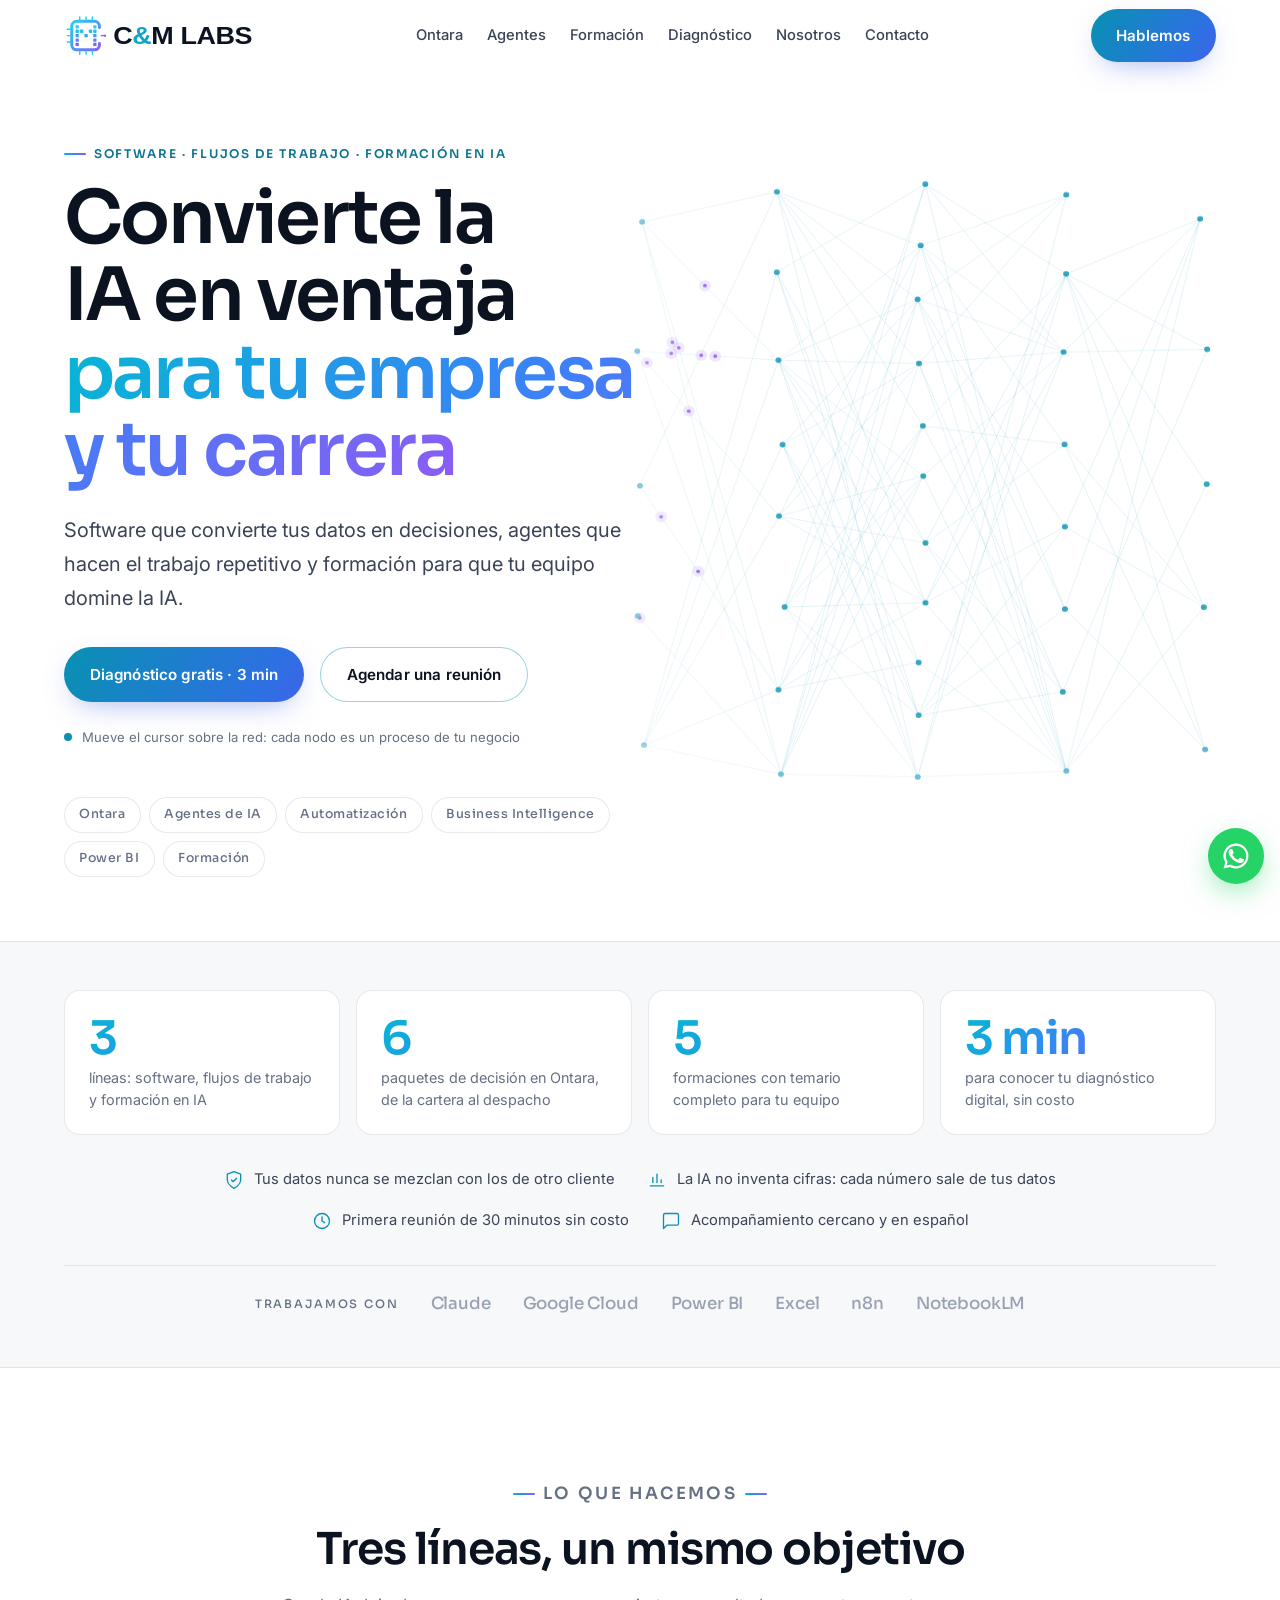
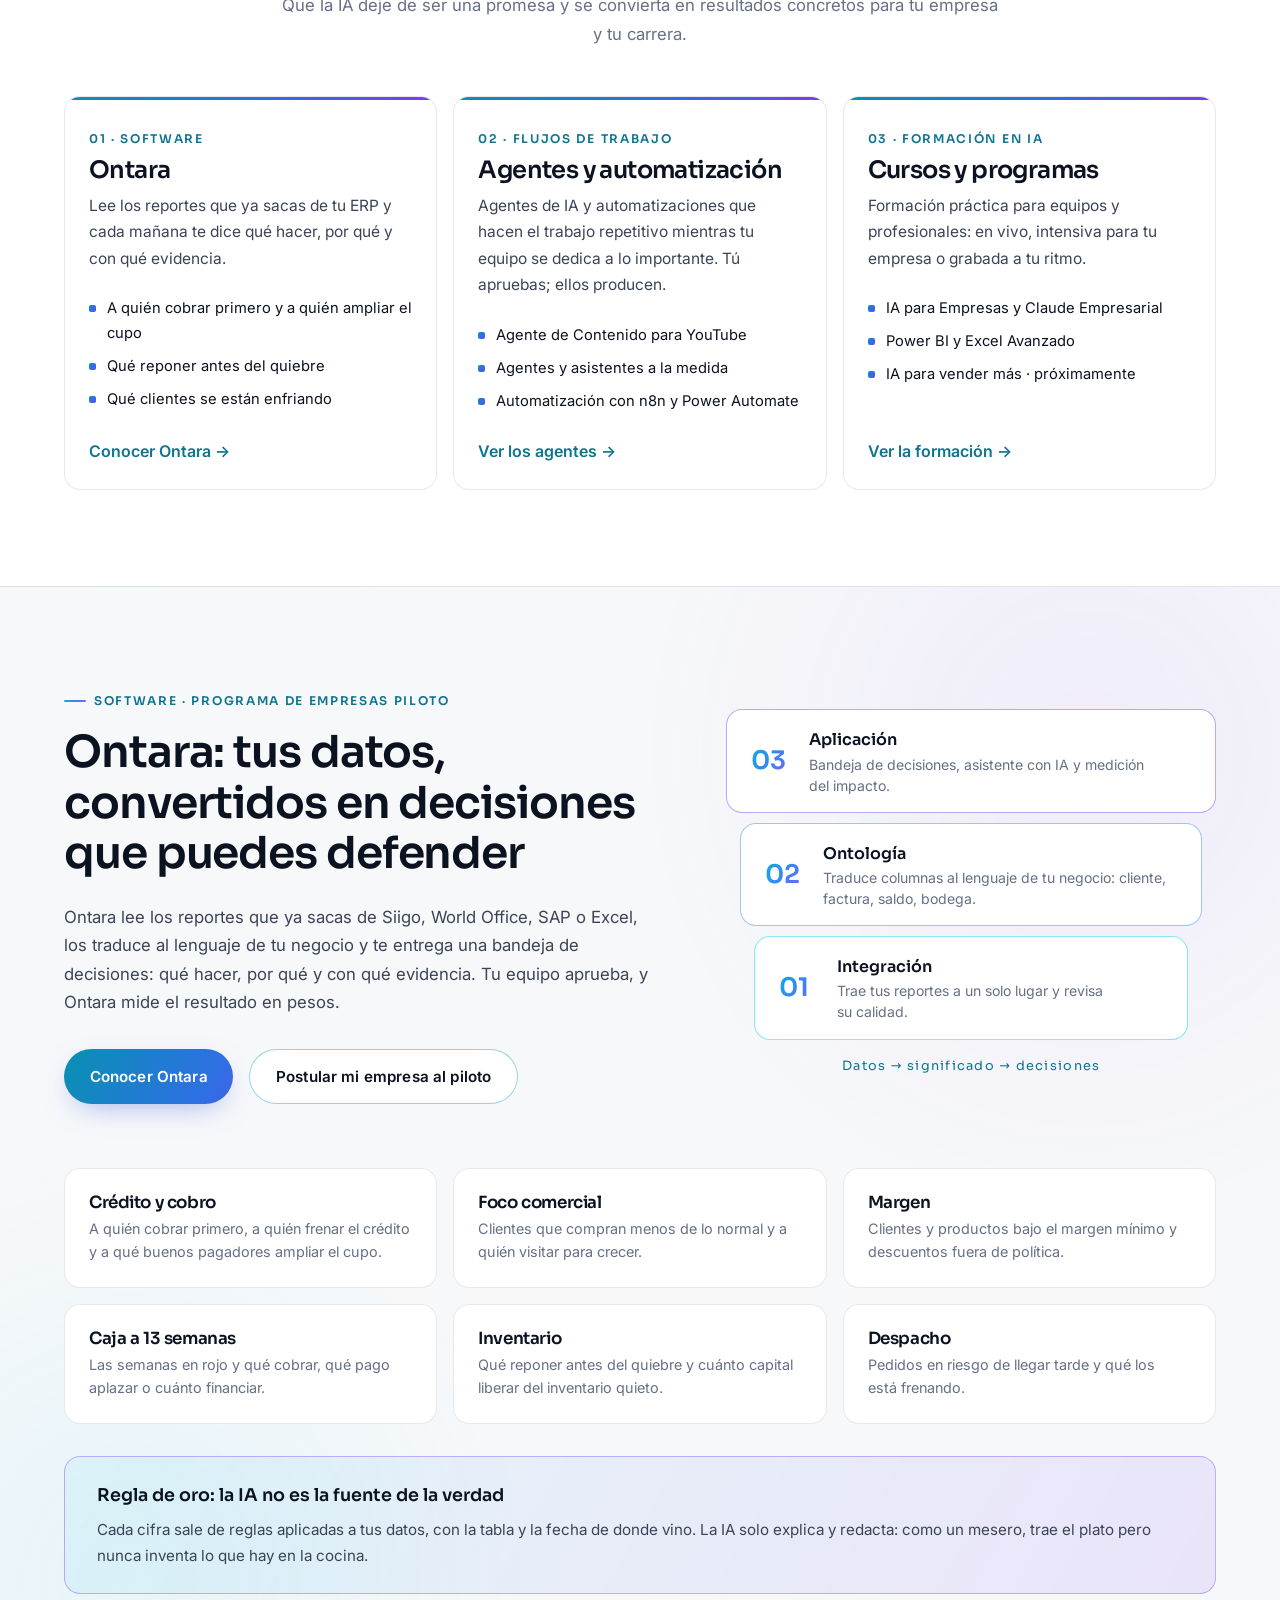
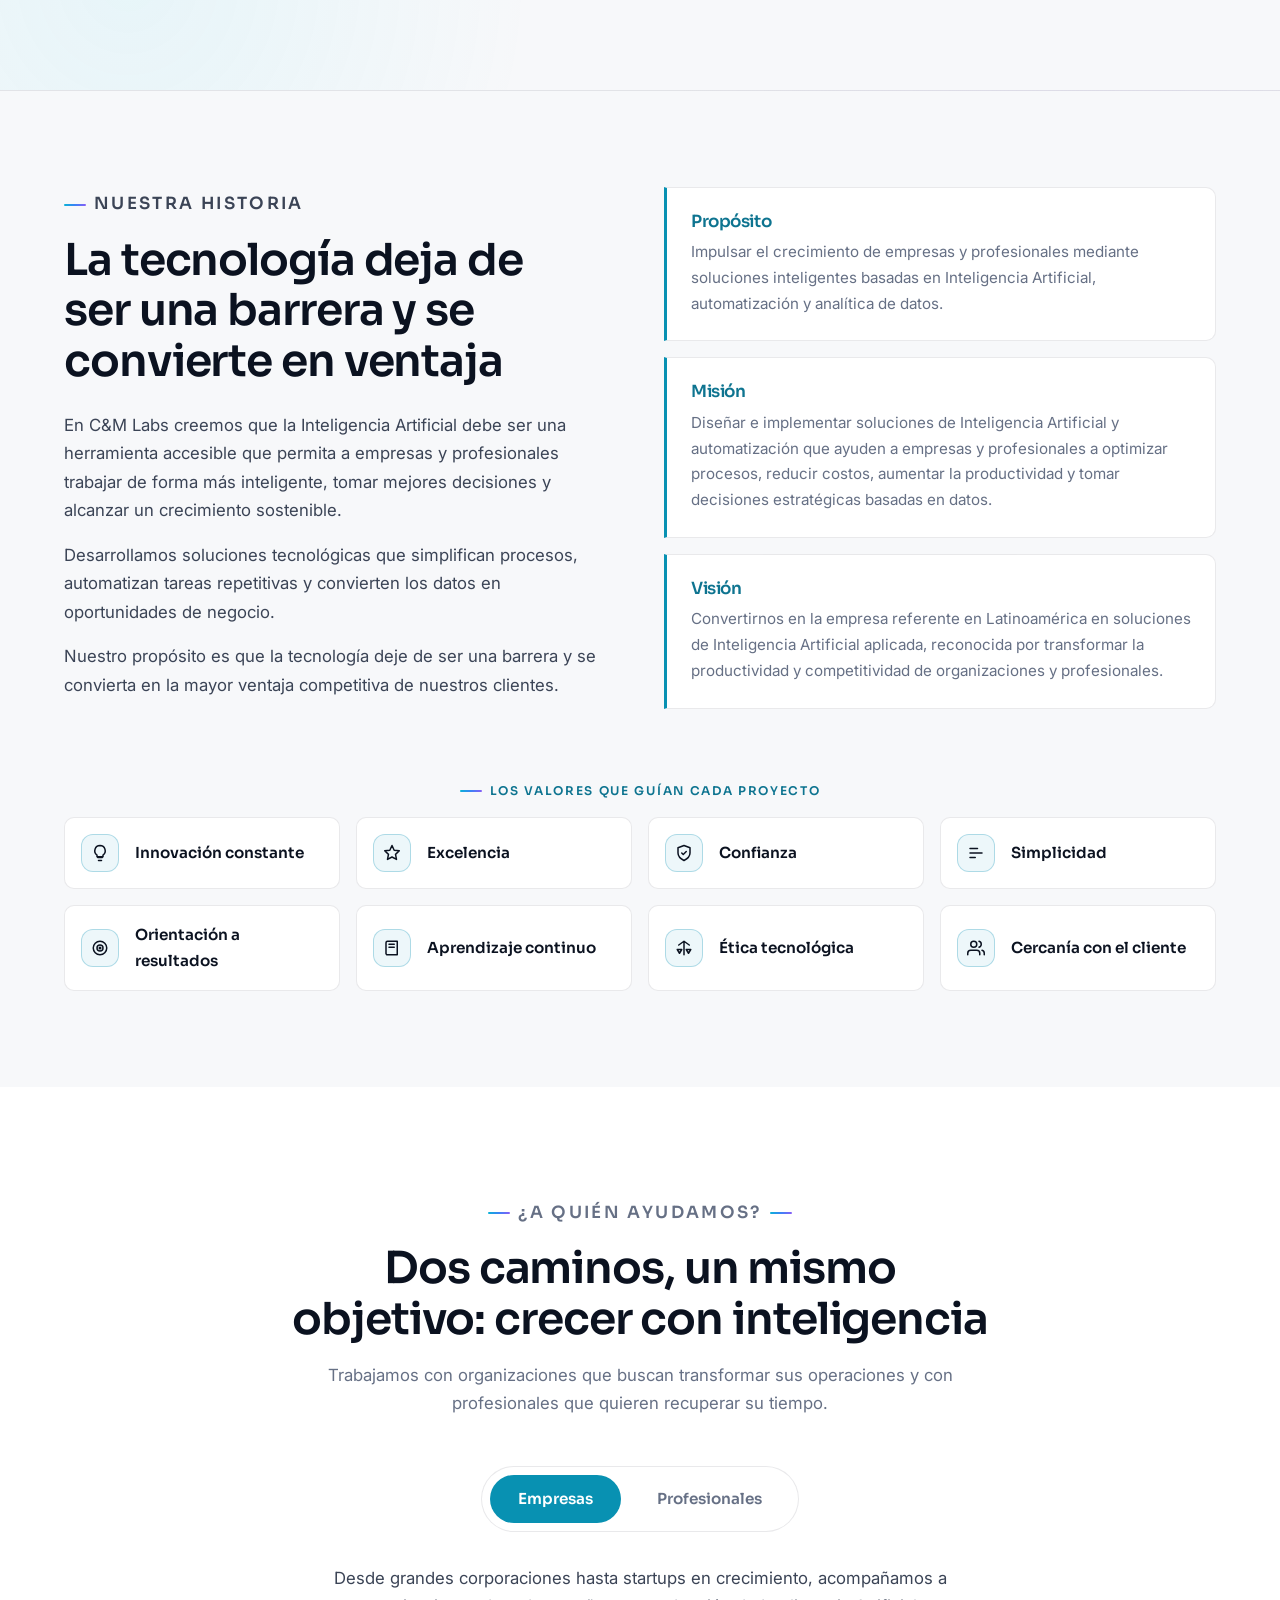
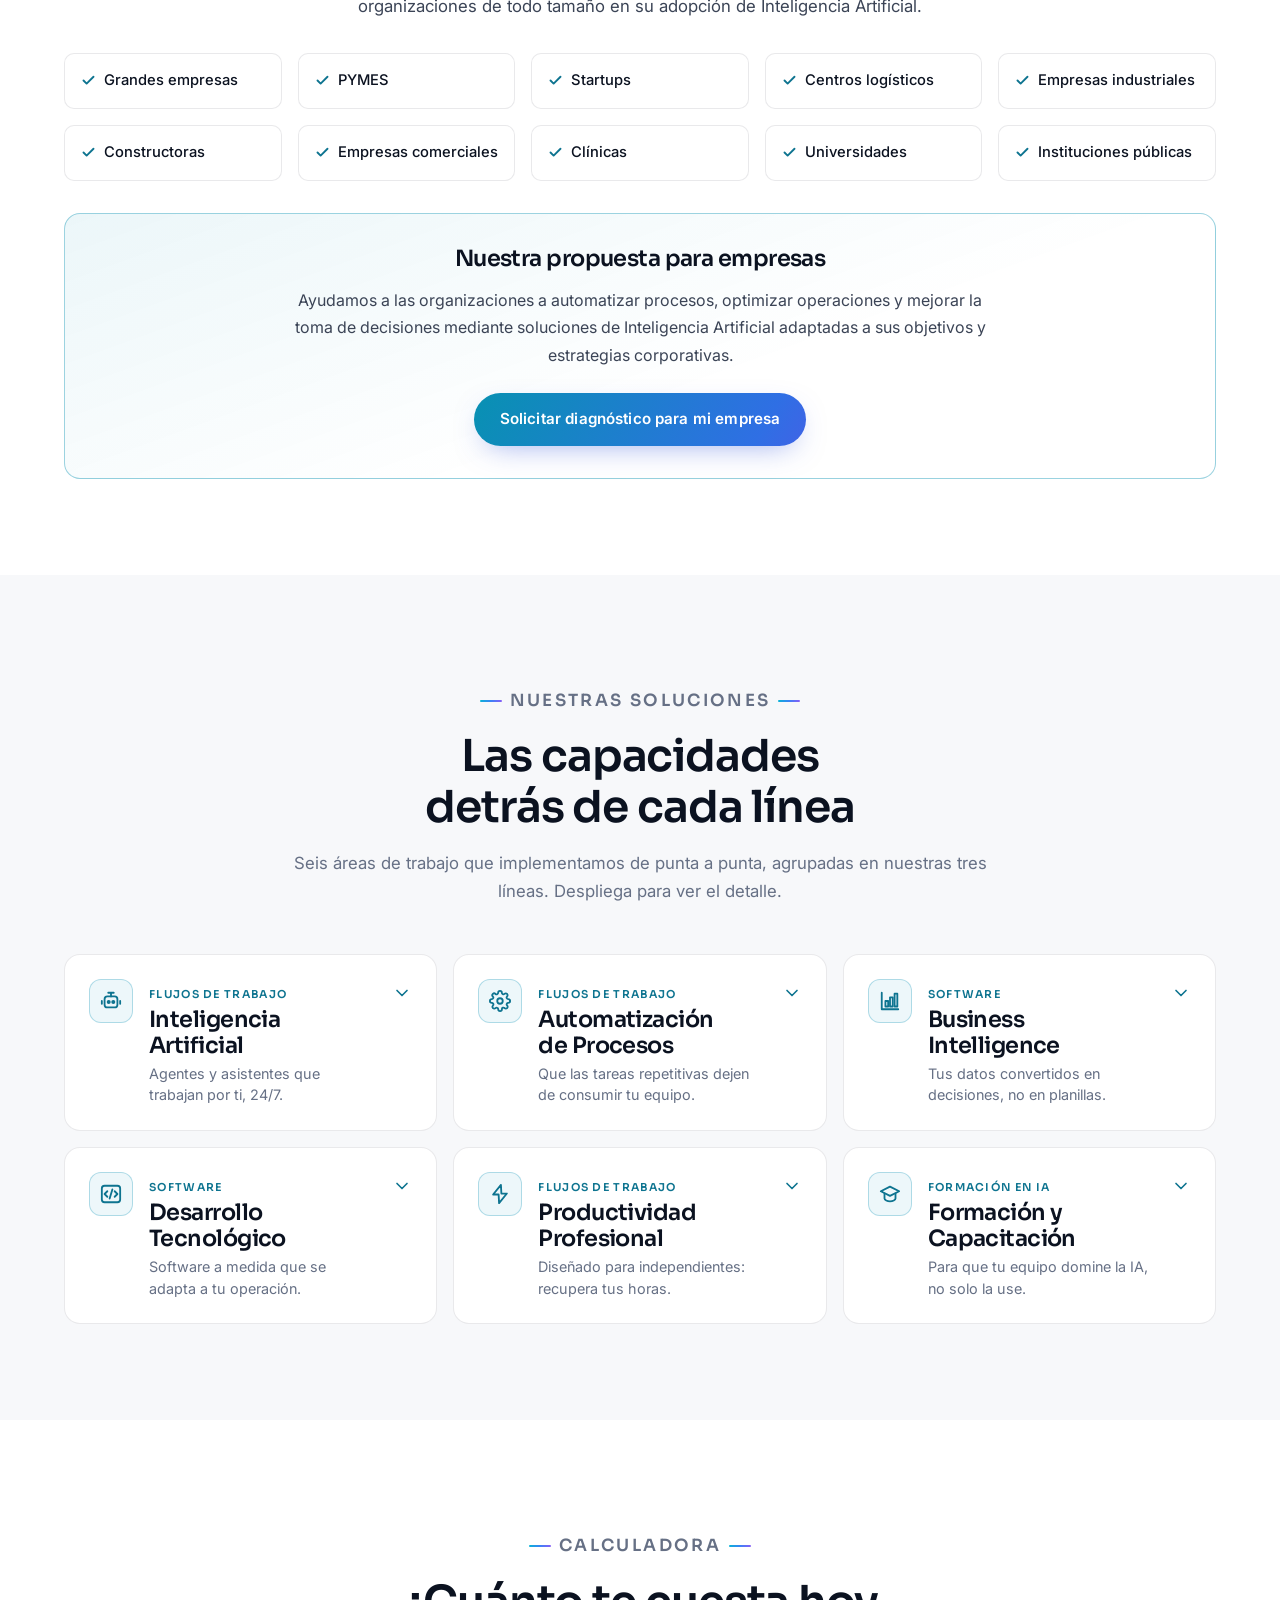
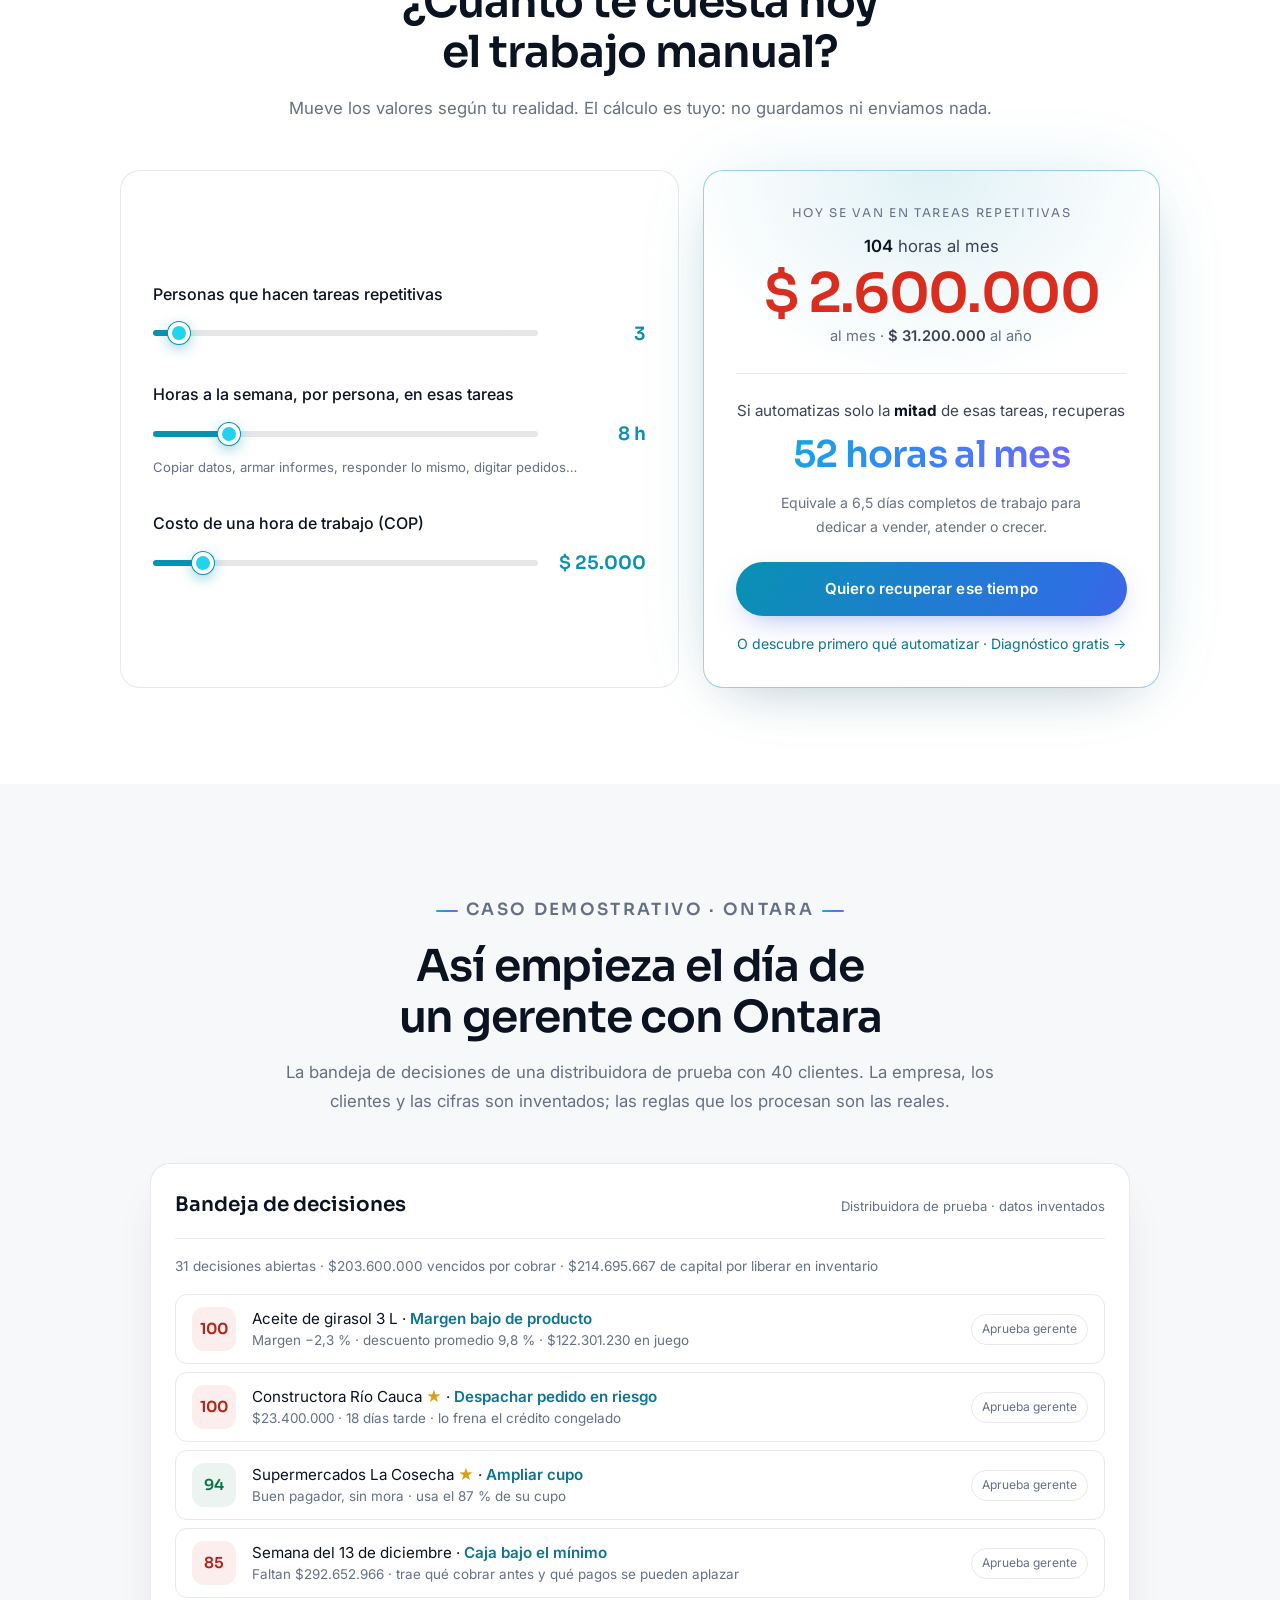
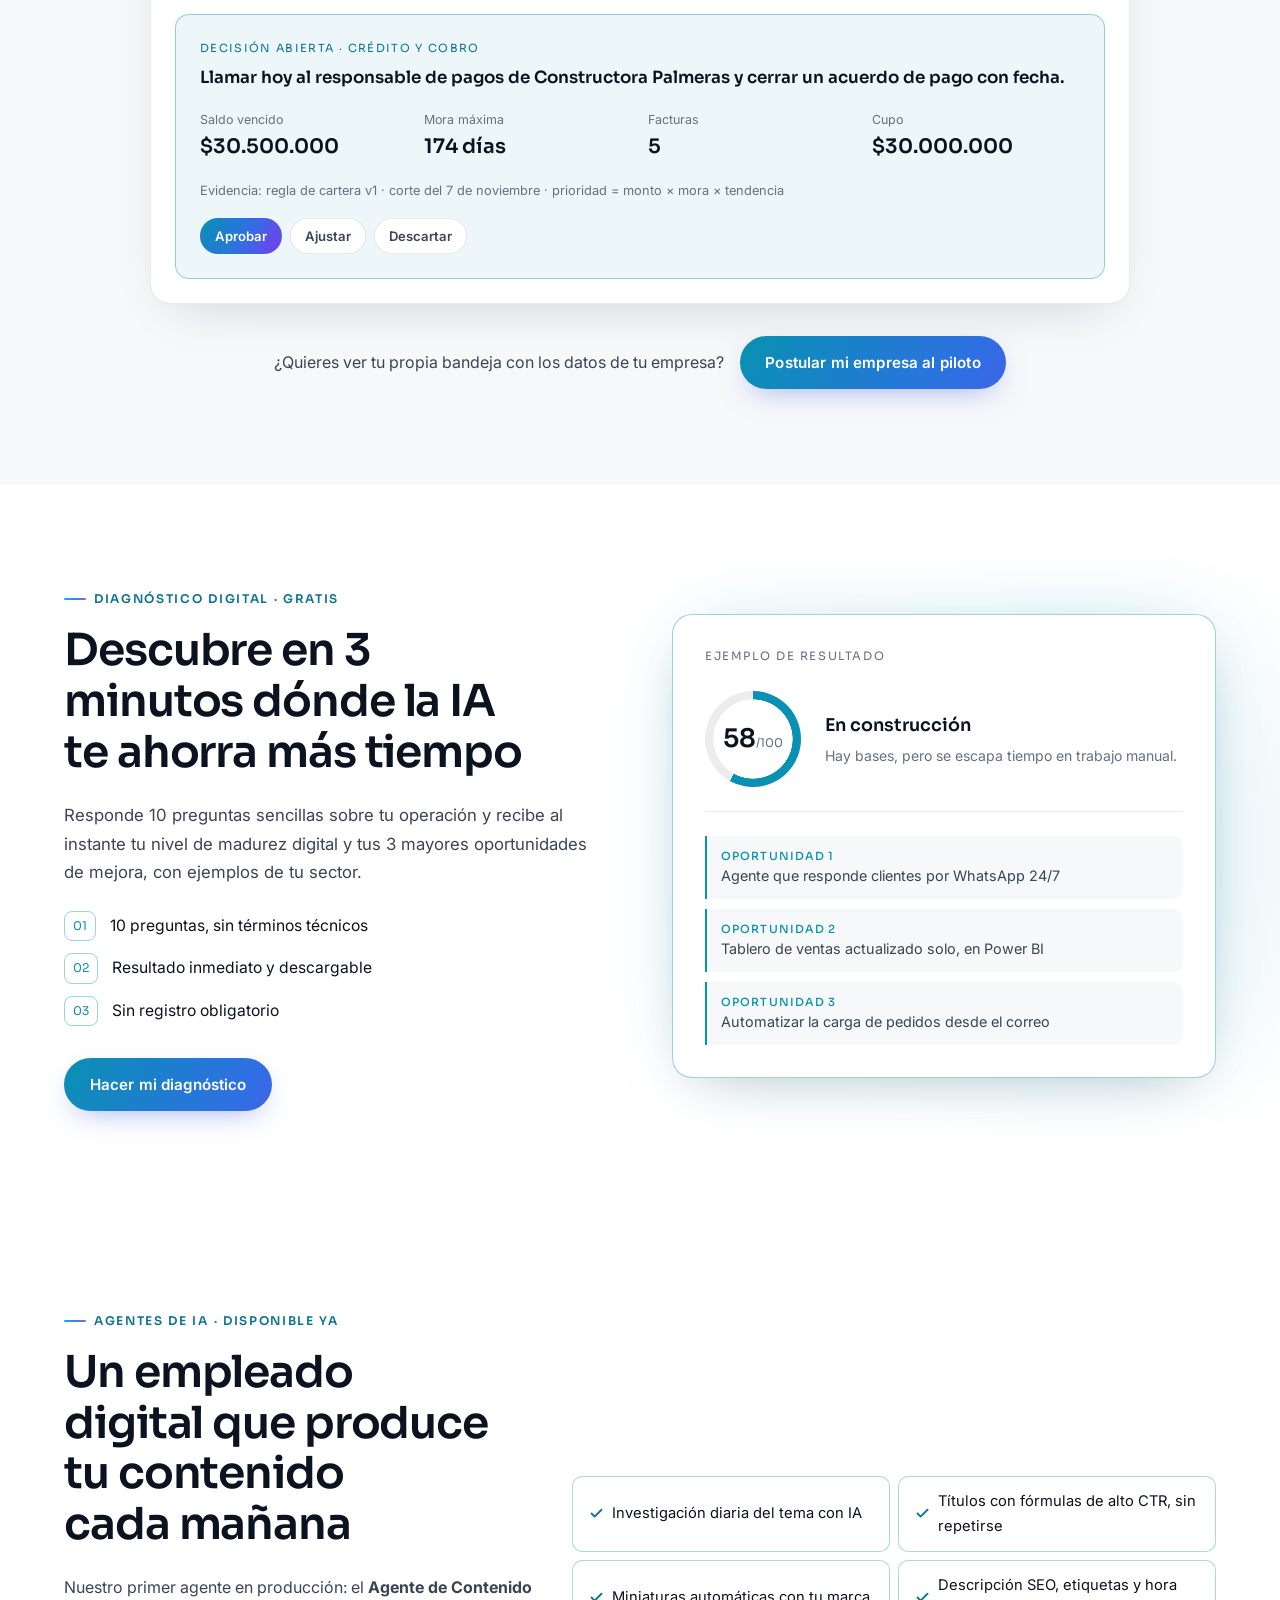
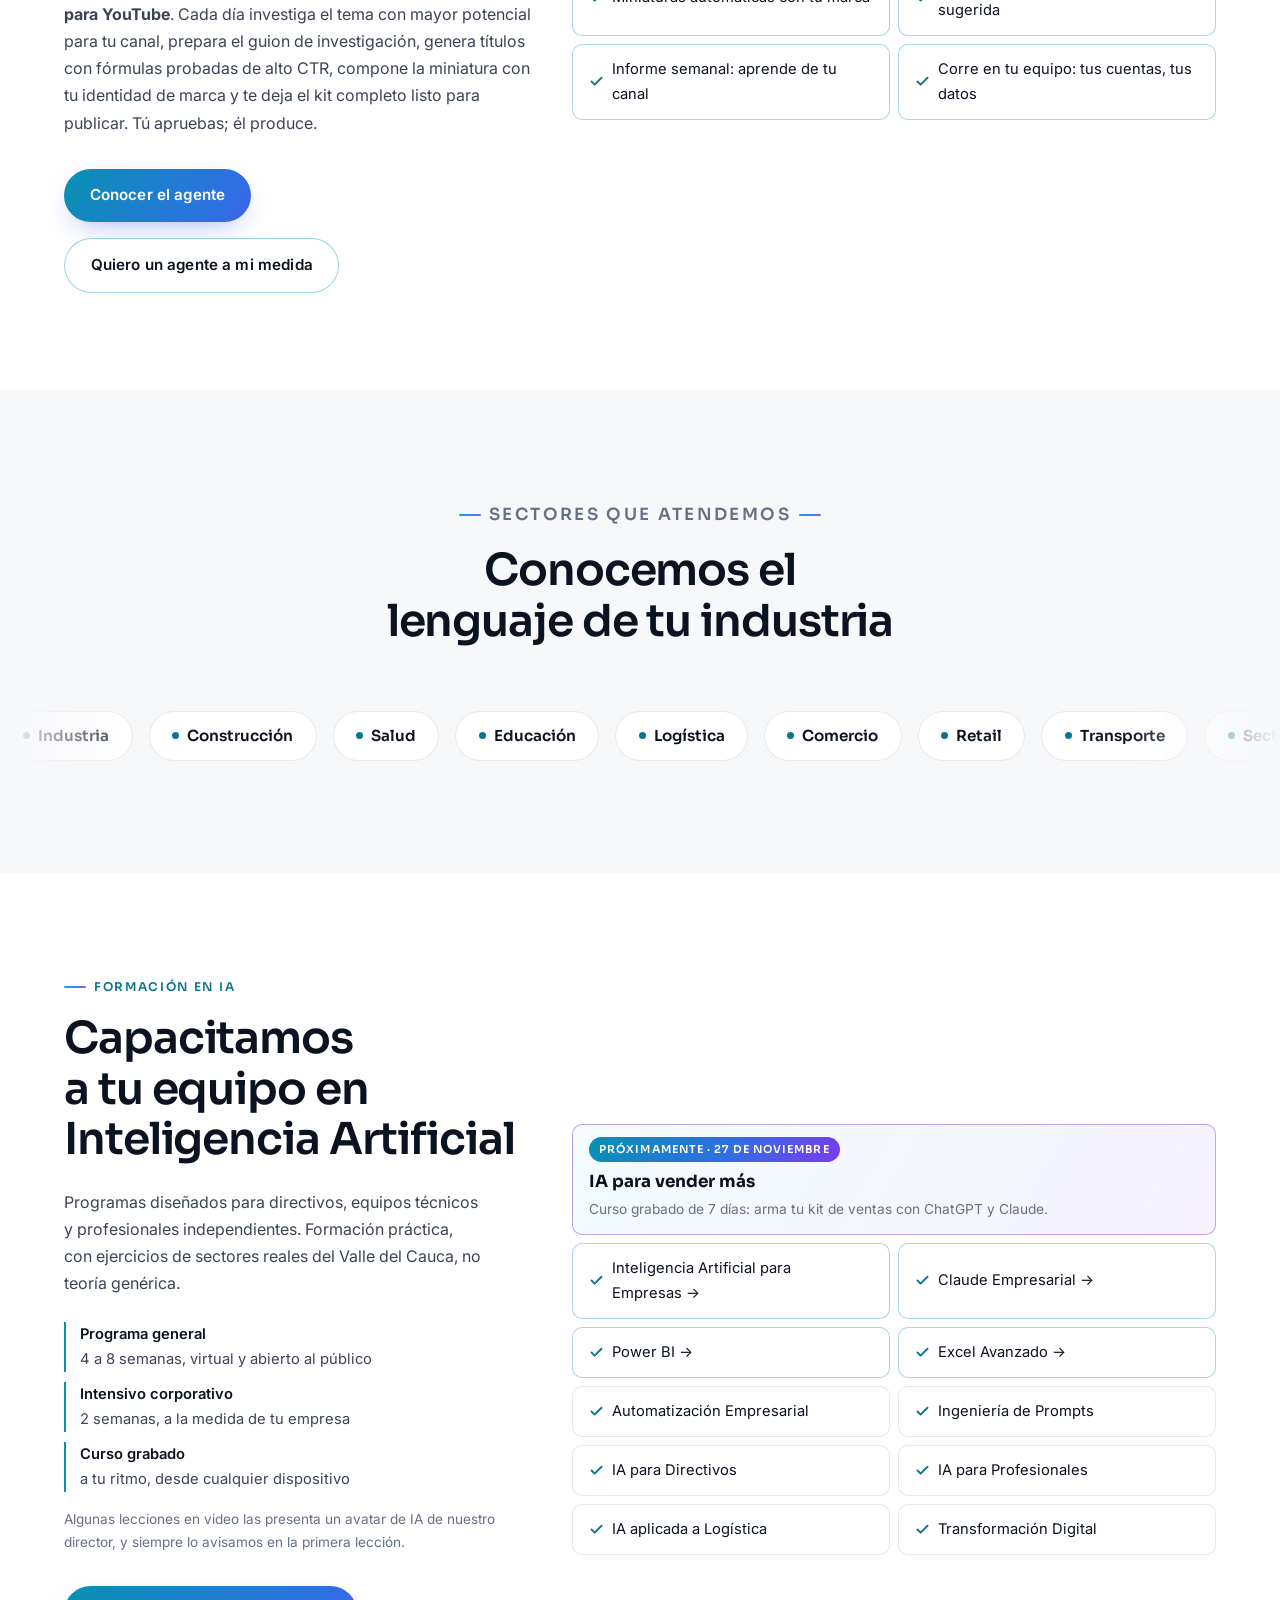
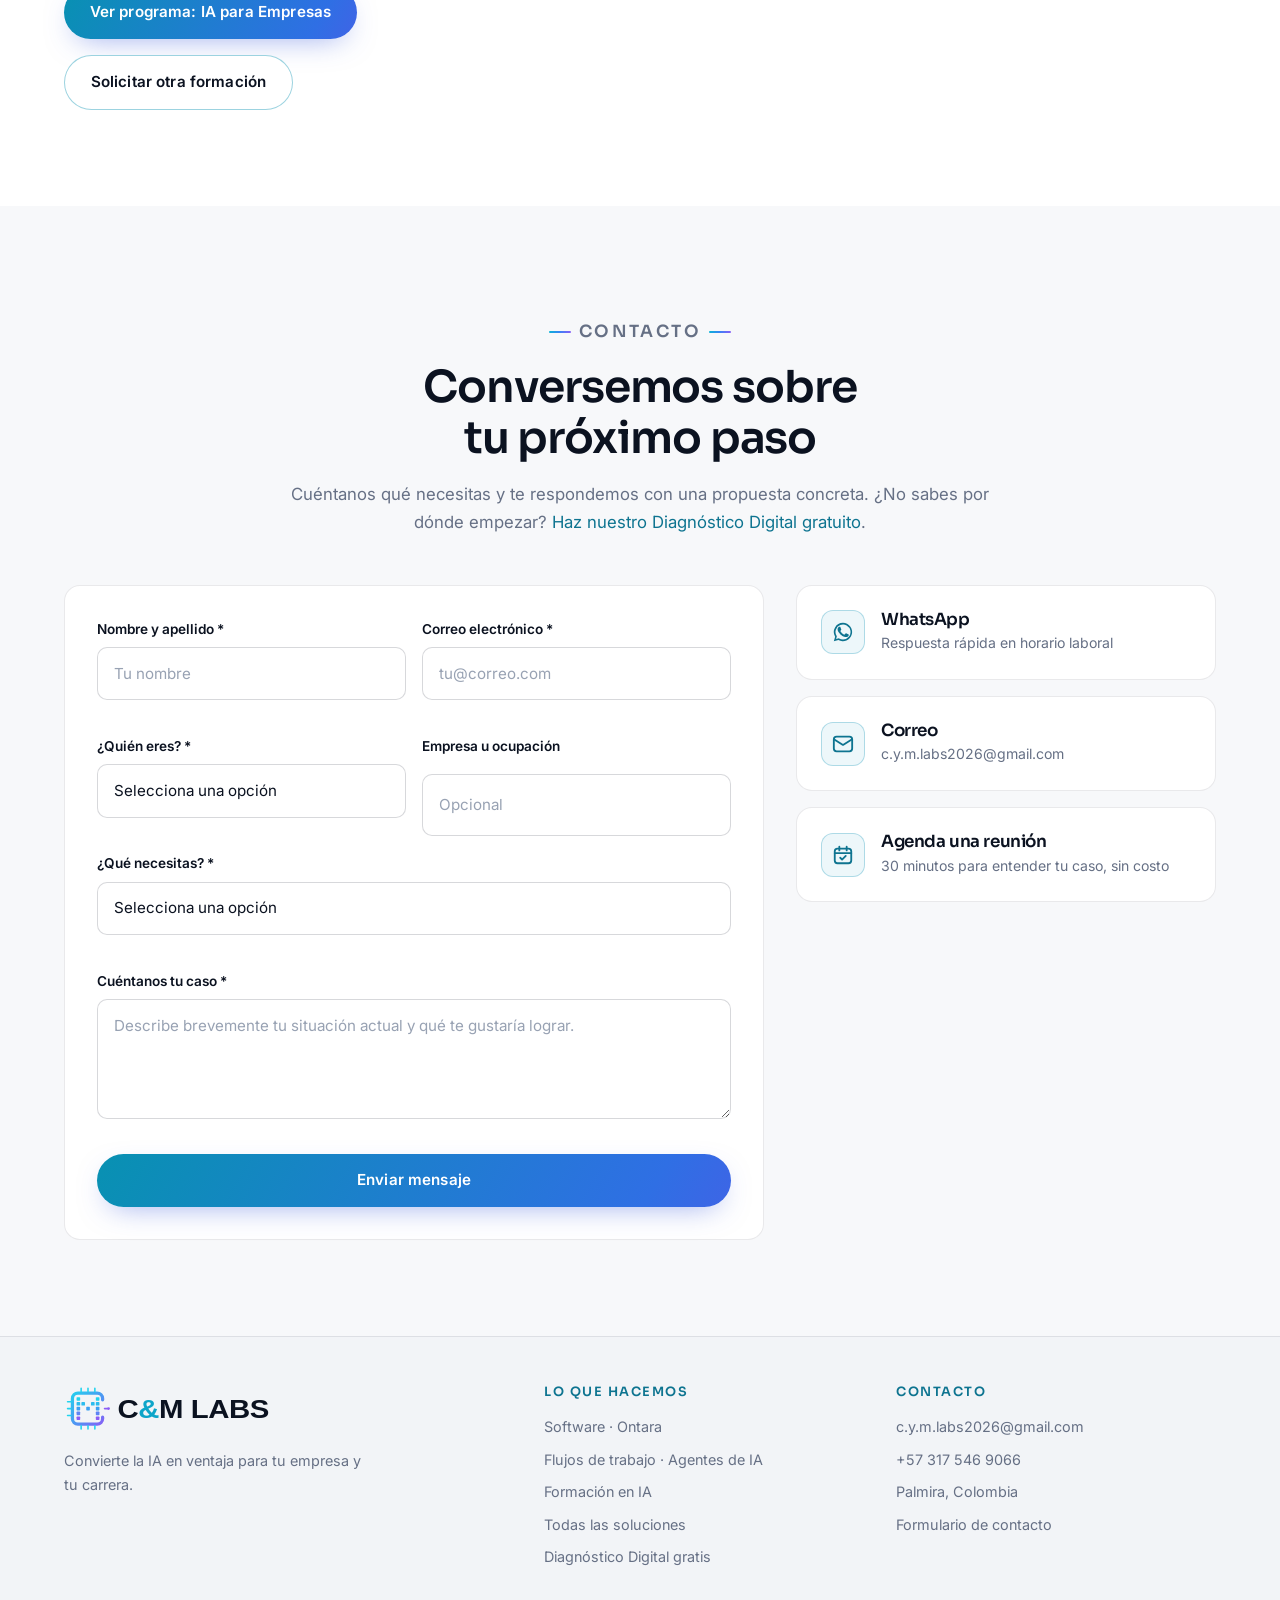
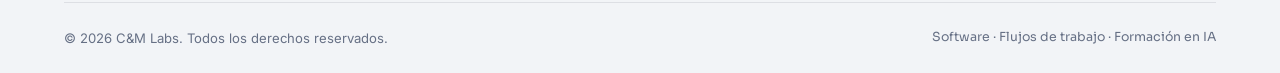
<file: index.html>
<!DOCTYPE html>
<html lang="es">
<head>
<meta charset="UTF-8">
<meta name="viewport" content="width=device-width, initial-scale=1.0">

<title>C&amp;M Labs | Convierte la IA en ventaja para tu empresa y tu carrera</title>
<meta name="description" content="C&amp;M Labs: software, flujos de trabajo y formación en IA. Ontara convierte los datos de tu empresa en decisiones trazables, los agentes de IA hacen el trabajo repetitivo y nuestros cursos preparan a tu equipo.">
<meta name="author" content="C&amp;M Labs">
<meta name="theme-color" content="#FFFFFF">

<!-- NO BORRAR: verificación de propiedad en Google Search Console.
     Si se elimina, Google revoca el acceso a las estadísticas del sitio. -->
<meta name="google-site-verification" content="sabNPtB6lXOAjLijaDZuvKCKCf14bfwTwkEKGPzsFgo">

<link rel="canonical" href="https://cymlabs2026-jpg.github.io/">

<!-- Open Graph / redes sociales -->
<meta property="og:type" content="website">
<meta property="og:locale" content="es_LA">
<meta property="og:site_name" content="C&amp;M Labs">
<meta property="og:title" content="C&amp;M Labs | Convierte la IA en ventaja para tu empresa y tu carrera">
<meta property="og:description" content="Software, flujos de trabajo y formación en IA para empresas y profesionales.">
<meta property="og:url" content="https://cymlabs2026-jpg.github.io/">
<meta property="og:image" content="https://cymlabs2026-jpg.github.io/assets/og-image.png">
<meta name="twitter:card" content="summary_large_image">
<meta name="twitter:title" content="C&amp;M Labs | Convierte la IA en ventaja para tu empresa y tu carrera">
<meta name="twitter:description" content="Software, flujos de trabajo y formación en IA para empresas y profesionales.">
<meta name="twitter:image" content="https://cymlabs2026-jpg.github.io/assets/og-image.png">

<link rel="icon" type="image/svg+xml" href="assets/favicon.svg?v=8">
<link rel="apple-touch-icon" href="assets/favicon.svg?v=8">

<link rel="preconnect" href="https://fonts.googleapis.com">
<link rel="preconnect" href="https://fonts.gstatic.com" crossorigin>
<link href="https://fonts.googleapis.com/css2?family=Sora:wght@300;400;500;600;700&family=Inter:wght@400;500;600&display=swap" rel="stylesheet">

<link rel="stylesheet" href="css/styles.css?v=8">
<script src="js/main.js?v=8" defer></script>

<!-- Sin JavaScript no hay animaciones ni acordeones, pero todo el contenido debe seguir visible -->
<noscript>
  <style>
    .revelar { opacity: 1; transform: none; }
    .solucion__panel { grid-template-rows: 1fr; }
    .solucion__chevron, .pestanas { display: none; }
    .panel[hidden] { display: block; }
  </style>
</noscript>

<script type="application/ld+json">
{
  "@context": "https://schema.org",
  "@type": "Organization",
  "name": "C&M Labs",
  "alternateName": "CyM Labs",
  "url": "https://cymlabs2026-jpg.github.io/",
  "logo": "https://cymlabs2026-jpg.github.io/assets/logo.svg?v=8",
  "email": "c.y.m.labs2026@gmail.com",
  "slogan": "Convierte la IA en ventaja para tu empresa y tu carrera",
  "description": "C&M Labs ofrece software, flujos de trabajo y formación en IA: Ontara convierte los datos de una empresa en decisiones trazables, los agentes de IA automatizan el trabajo repetitivo y sus programas de formación preparan a equipos y profesionales.",
  "areaServed": "Latinoamérica",
  "address": {
    "@type": "PostalAddress",
    "addressLocality": "Palmira",
    "addressRegion": "Valle del Cauca",
    "addressCountry": "CO"
  },
  "knowsAbout": [
    "Inteligencia Artificial",
    "Automatización de procesos",
    "Business Intelligence",
    "Power BI",
    "Agentes de IA",
    "Ontologías de negocio",
    "Inteligencia de datos",
    "Desarrollo de software",
    "Analítica de datos",
    "Transformación digital"
  ],
  "contactPoint": {
    "@type": "ContactPoint",
    "contactType": "ventas",
    "email": "c.y.m.labs2026@gmail.com",
    "telephone": "+57-317-546-9066",
    "availableLanguage": ["es"]
  }
}
</script>
</head>

<body>

<a class="saltar-contenido" href="#contenido">Saltar al contenido</a>

<!-- ============================ NAVEGACIÓN ============================ -->
<header class="nav" id="nav">
  <div class="contenedor nav__inner">
    <a class="nav__logo" href="#inicio" aria-label="C&amp;M Labs, ir al inicio">
      <img src="assets/logo.svg?v=8" alt="C&amp;M Labs" width="320" height="96">
    </a>

    <nav class="nav__enlaces" aria-label="Navegación principal">
      <a class="nav__enlace" href="#ontara">Ontara</a>
      <a class="nav__enlace" href="#agentes">Agentes</a>
      <a class="nav__enlace" href="#formacion">Formación</a>
      <a class="nav__enlace" href="#diagnostico">Diagnóstico</a>
      <a class="nav__enlace" href="#nosotros">Nosotros</a>
      <a class="nav__enlace" href="#contacto">Contacto</a>
    </nav>

    <a class="boton boton--primario nav__cta" href="#contacto">Hablemos</a>

    <button class="nav__hamburguesa" id="hamburguesa" aria-expanded="false" aria-controls="menu-movil" aria-label="Abrir menú de navegación">
      <span></span><span></span><span></span>
    </button>
  </div>
</header>

<div class="menu-movil" id="menu-movil">
  <a href="#ontara">Ontara</a>
  <a href="#agentes">Agentes</a>
  <a href="#formacion">Formación</a>
  <a href="#diagnostico">Diagnóstico</a>
  <a href="#nosotros">Nosotros</a>
  <a href="#contacto">Contacto</a>
  <a class="boton boton--primario" href="#contacto">Hablemos</a>
</div>

<main id="contenido">

<!-- ============================ HERO ============================ -->
<section class="hero" id="inicio">
  <canvas id="hero-canvas" aria-hidden="true"></canvas>

  <div class="contenedor">
    <div class="hero__contenido">
      <p class="etiqueta">Software · Flujos de trabajo · Formación en IA</p>

      <h1>Convierte la IA en ventaja<br><span class="degradado-texto">para tu empresa y tu carrera</span></h1>

      <p class="hero__bajada">
        Software que convierte tus datos en decisiones, agentes que hacen el trabajo
        repetitivo y formación para que tu equipo domine la IA.
      </p>

      <div class="hero__acciones">
        <a class="boton boton--primario" href="diagnostico/">Diagnóstico gratis · 3 min</a>
        <a class="boton boton--secundario" href="https://calendly.com/c-y-m-labs2026/30min" target="_blank" rel="noopener" data-calendly>
          Agendar una reunión
        </a>
      </div>

      <p class="hero__pista" aria-hidden="true"><span></span>Mueve el cursor sobre la red: cada nodo es un proceso de tu negocio</p>

      <div class="hero__pastillas">
        <span class="pastilla">Ontara</span>
        <span class="pastilla">Agentes de IA</span>
        <span class="pastilla">Automatización</span>
        <span class="pastilla">Business Intelligence</span>
        <span class="pastilla">Power BI</span>
        <span class="pastilla">Formación</span>
      </div>
    </div>
  </div>
</section>

<!-- ============================ CIFRAS Y CONFIANZA ============================ -->
<section class="franja" aria-label="Por qué confiar en C&amp;M Labs">
  <div class="contenedor">
    <ul class="cifras revelar">
      <li class="cifra">
        <span class="cifra__valor" data-contar="3">3</span>
        <span class="cifra__texto">líneas: software, flujos de trabajo y formación en IA</span>
      </li>
      <li class="cifra">
        <span class="cifra__valor" data-contar="6">6</span>
        <span class="cifra__texto">paquetes de decisión en Ontara, de la cartera al despacho</span>
      </li>
      <li class="cifra">
        <span class="cifra__valor" data-contar="5">5</span>
        <span class="cifra__texto">formaciones con temario completo para tu equipo</span>
      </li>
      <li class="cifra">
        <span class="cifra__valor" data-contar="3" data-sufijo=" min">3 min</span>
        <span class="cifra__texto">para conocer tu diagnóstico digital, sin costo</span>
      </li>
    </ul>

    <ul class="garantias revelar">
      <li>
        <svg viewBox="0 0 24 24" fill="none" stroke="currentColor" stroke-width="1.6" stroke-linecap="round" stroke-linejoin="round" aria-hidden="true"><path d="M12 22s8-4 8-10V5l-8-3-8 3v7c0 6 8 10 8 10z"/><path d="M9 12l2 2 4-4"/></svg>
        Tus datos nunca se mezclan con los de otro cliente
      </li>
      <li>
        <svg viewBox="0 0 24 24" fill="none" stroke="currentColor" stroke-width="1.6" stroke-linecap="round" stroke-linejoin="round" aria-hidden="true"><path d="M4 19h16M7 15V9M12 15V5M17 15v-3"/></svg>
        La IA no inventa cifras: cada número sale de tus datos
      </li>
      <li>
        <svg viewBox="0 0 24 24" fill="none" stroke="currentColor" stroke-width="1.6" stroke-linecap="round" stroke-linejoin="round" aria-hidden="true"><circle cx="12" cy="12" r="9"/><path d="M12 7v5l3 2"/></svg>
        Primera reunión de 30 minutos sin costo
      </li>
      <li>
        <svg viewBox="0 0 24 24" fill="none" stroke="currentColor" stroke-width="1.6" stroke-linecap="round" stroke-linejoin="round" aria-hidden="true"><path d="M21 15a2 2 0 0 1-2 2H7l-4 4V5a2 2 0 0 1 2-2h14a2 2 0 0 1 2 2z"/></svg>
        Acompañamiento cercano y en español
      </li>
    </ul>

    <div class="herramientas revelar">
      <span class="herramientas__titulo">Trabajamos con</span>
      <span>Claude</span>
      <span>Google Cloud</span>
      <span>Power BI</span>
      <span>Excel</span>
      <span>n8n</span>
      <span>NotebookLM</span>
    </div>
  </div>
</section>

<!-- ============================ TRES LÍNEAS ============================ -->
<section class="seccion" id="lineas">
  <div class="contenedor">
    <div class="seccion__cabecera revelar">
      <p class="etiqueta">Lo que hacemos</p>
      <h2>Tres líneas, un mismo objetivo</h2>
      <p>Que la IA deje de ser una promesa y se convierta en resultados concretos para tu empresa y tu carrera.</p>
    </div>

    <div class="lineas revelar">
      <article class="linea">
        <p class="linea__num">01 · Software</p>
        <h3>Ontara</h3>
        <p class="linea__texto">Lee los reportes que ya sacas de tu ERP y cada mañana te dice qué hacer, por qué y con qué evidencia.</p>
        <ul class="linea__lista">
          <li>A quién cobrar primero y a quién ampliar el cupo</li>
          <li>Qué reponer antes del quiebre</li>
          <li>Qué clientes se están enfriando</li>
        </ul>
        <a class="linea__enlace" href="#ontara">Conocer Ontara →</a>
      </article>

      <article class="linea">
        <p class="linea__num">02 · Flujos de trabajo</p>
        <h3>Agentes y automatización</h3>
        <p class="linea__texto">Agentes de IA y automatizaciones que hacen el trabajo repetitivo mientras tu equipo se dedica a lo importante. Tú apruebas; ellos producen.</p>
        <ul class="linea__lista">
          <li>Agente de Contenido para YouTube</li>
          <li>Agentes y asistentes a la medida</li>
          <li>Automatización con n8n y Power Automate</li>
        </ul>
        <a class="linea__enlace" href="#agentes">Ver los agentes →</a>
      </article>

      <article class="linea">
        <p class="linea__num">03 · Formación en IA</p>
        <h3>Cursos y programas</h3>
        <p class="linea__texto">Formación práctica para equipos y profesionales: en vivo, intensiva para tu empresa o grabada a tu ritmo.</p>
        <ul class="linea__lista">
          <li>IA para Empresas y Claude Empresarial</li>
          <li>Power BI y Excel Avanzado</li>
          <li>IA para vender más · próximamente</li>
        </ul>
        <a class="linea__enlace" href="#formacion">Ver la formación →</a>
      </article>
    </div>
  </div>
</section>

<!-- ============================ ONTARA ============================ -->
<section class="seccion seccion--oscura" id="ontara">
  <div class="contenedor">
    <div class="ontara__intro revelar">
      <div>
        <p class="etiqueta">Software · Programa de empresas piloto</p>
        <h2>Ontara: tus datos, convertidos en decisiones que puedes defender</h2>
        <p class="ontara__texto">
          Ontara lee los reportes que ya sacas de Siigo, World Office, SAP o Excel, los traduce al
          lenguaje de tu negocio y te entrega una bandeja de decisiones: qué hacer, por qué y con qué
          evidencia. Tu equipo aprueba, y Ontara mide el resultado en pesos.
        </p>
        <div class="ontara__acciones">
          <a class="boton boton--primario" href="ontara/">Conocer Ontara</a>
          <a class="boton boton--secundario" href="#contacto" data-necesidad="Ontara">Postular mi empresa al piloto</a>
        </div>
      </div>

      <div class="capas" aria-label="Modelo de tres capas de Ontara">
        <div class="capa">
          <span class="capa__num">03</span>
          <div><p class="capa__titulo">Aplicación</p><p class="capa__desc">Bandeja de decisiones, asistente con IA y medición del impacto.</p></div>
        </div>
        <div class="capa">
          <span class="capa__num">02</span>
          <div><p class="capa__titulo">Ontología</p><p class="capa__desc">Traduce columnas al lenguaje de tu negocio: cliente, factura, saldo, bodega.</p></div>
        </div>
        <div class="capa">
          <span class="capa__num">01</span>
          <div><p class="capa__titulo">Integración</p><p class="capa__desc">Trae tus reportes a un solo lugar y revisa su calidad.</p></div>
        </div>
        <p class="capas__flujo">Datos → significado → decisiones</p>
      </div>
    </div>

    <ul class="paquetes revelar" aria-label="Paquetes de decisión de Ontara">
      <li class="paquete"><h3>Crédito y cobro</h3><p>A quién cobrar primero, a quién frenar el crédito y a qué buenos pagadores ampliar el cupo.</p></li>
      <li class="paquete"><h3>Foco comercial</h3><p>Clientes que compran menos de lo normal y a quién visitar para crecer.</p></li>
      <li class="paquete"><h3>Margen</h3><p>Clientes y productos bajo el margen mínimo y descuentos fuera de política.</p></li>
      <li class="paquete"><h3>Caja a 13 semanas</h3><p>Las semanas en rojo y qué cobrar, qué pago aplazar o cuánto financiar.</p></li>
      <li class="paquete"><h3>Inventario</h3><p>Qué reponer antes del quiebre y cuánto capital liberar del inventario quieto.</p></li>
      <li class="paquete"><h3>Despacho</h3><p>Pedidos en riesgo de llegar tarde y qué los está frenando.</p></li>
    </ul>

    <div class="regla-oro revelar">
      <p class="regla-oro__titulo">Regla de oro: la IA no es la fuente de la verdad</p>
      <p>Cada cifra sale de reglas aplicadas a tus datos, con la tabla y la fecha de donde vino. La IA solo explica y redacta: como un mesero, trae el plato pero nunca inventa lo que hay en la cocina.</p>
    </div>
  </div>
</section>

<!-- ============================ NOSOTROS ============================ -->
<section class="seccion seccion--alt" id="nosotros">
  <div class="contenedor">
    <div class="historia__grid revelar">

      <div class="historia__texto">
        <p class="etiqueta">Nuestra historia</p>
        <h2>La tecnología deja de ser una barrera y se convierte en ventaja</h2>
        <p style="margin-top: 1.5rem;">
          En C&amp;M Labs creemos que la Inteligencia Artificial debe ser una herramienta accesible
          que permita a empresas y profesionales trabajar de forma más inteligente, tomar mejores
          decisiones y alcanzar un crecimiento sostenible.
        </p>
        <p>
          Desarrollamos soluciones tecnológicas que simplifican procesos, automatizan tareas
          repetitivas y convierten los datos en oportunidades de negocio.
        </p>
        <p>
          Nuestro propósito es que la tecnología deje de ser una barrera y se convierta en la
          mayor ventaja competitiva de nuestros clientes.
        </p>
      </div>

      <div class="pmv">
        <article class="pmv__item">
          <h3>Propósito</h3>
          <p>Impulsar el crecimiento de empresas y profesionales mediante soluciones inteligentes basadas en Inteligencia Artificial, automatización y analítica de datos.</p>
        </article>
        <article class="pmv__item">
          <h3>Misión</h3>
          <p>Diseñar e implementar soluciones de Inteligencia Artificial y automatización que ayuden a empresas y profesionales a optimizar procesos, reducir costos, aumentar la productividad y tomar decisiones estratégicas basadas en datos.</p>
        </article>
        <article class="pmv__item">
          <h3>Visión</h3>
          <p>Convertirnos en la empresa referente en Latinoamérica en soluciones de Inteligencia Artificial aplicada, reconocida por transformar la productividad y competitividad de organizaciones y profesionales.</p>
        </article>
      </div>

    </div>
    <div class="revelar" style="text-align: center; margin-top: 4rem;">
      <p class="etiqueta">Los valores que guían cada proyecto</p>
    </div>

    <div class="valores__grid revelar">
      <div class="valor">
        <span class="icono" aria-hidden="true">
          <svg viewBox="0 0 24 24" fill="none" stroke="currentColor" stroke-width="2" stroke-linecap="round" stroke-linejoin="round"><path d="M9 18h6M10 22h4M12 2a7 7 0 0 0-4 12.7V17h8v-2.3A7 7 0 0 0 12 2z"/></svg>
        </span>
        <span>Innovación constante</span>
      </div>
      <div class="valor">
        <span class="icono" aria-hidden="true">
          <svg viewBox="0 0 24 24" fill="none" stroke="currentColor" stroke-width="2" stroke-linecap="round" stroke-linejoin="round"><path d="M12 2l2.9 6.3 6.8.8-5 4.7 1.3 6.8L12 17.3 6 20.6l1.3-6.8-5-4.7 6.8-.8L12 2z"/></svg>
        </span>
        <span>Excelencia</span>
      </div>
      <div class="valor">
        <span class="icono" aria-hidden="true">
          <svg viewBox="0 0 24 24" fill="none" stroke="currentColor" stroke-width="2" stroke-linecap="round" stroke-linejoin="round"><path d="M12 22s8-4 8-10V5l-8-3-8 3v7c0 6 8 10 8 10z"/><path d="M9 12l2 2 4-4"/></svg>
        </span>
        <span>Confianza</span>
      </div>
      <div class="valor">
        <span class="icono" aria-hidden="true">
          <svg viewBox="0 0 24 24" fill="none" stroke="currentColor" stroke-width="2" stroke-linecap="round" stroke-linejoin="round"><path d="M4 12h16"/><path d="M4 6h10"/><path d="M4 18h7"/></svg>
        </span>
        <span>Simplicidad</span>
      </div>
      <div class="valor">
        <span class="icono" aria-hidden="true">
          <svg viewBox="0 0 24 24" fill="none" stroke="currentColor" stroke-width="2" stroke-linecap="round" stroke-linejoin="round"><circle cx="12" cy="12" r="9"/><circle cx="12" cy="12" r="4"/><circle cx="12" cy="12" r="1" fill="currentColor"/></svg>
        </span>
        <span>Orientación a resultados</span>
      </div>
      <div class="valor">
        <span class="icono" aria-hidden="true">
          <svg viewBox="0 0 24 24" fill="none" stroke="currentColor" stroke-width="2" stroke-linecap="round" stroke-linejoin="round"><path d="M4 19.5V5a2 2 0 0 1 2-2h13v18H6a2 2 0 0 1-2-2.5z"/><path d="M8 7h7M8 11h7"/></svg>
        </span>
        <span>Aprendizaje continuo</span>
      </div>
      <div class="valor">
        <span class="icono" aria-hidden="true">
          <svg viewBox="0 0 24 24" fill="none" stroke="currentColor" stroke-width="2" stroke-linecap="round" stroke-linejoin="round"><path d="M12 3v18M5 8l7-5 7 5"/><path d="M3 14h6l-3 5-3-5zM15 14h6l-3 5-3-5z"/></svg>
        </span>
        <span>Ética tecnológica</span>
      </div>
      <div class="valor">
        <span class="icono" aria-hidden="true">
          <svg viewBox="0 0 24 24" fill="none" stroke="currentColor" stroke-width="2" stroke-linecap="round" stroke-linejoin="round"><path d="M17 21v-2a4 4 0 0 0-4-4H5a4 4 0 0 0-4 4v2"/><circle cx="9" cy="7" r="4"/><path d="M23 21v-2a4 4 0 0 0-3-3.87M16 3.13a4 4 0 0 1 0 7.75"/></svg>
        </span>
        <span>Cercanía con el cliente</span>
      </div>
    </div>
  </div>
</section>

<!-- ============================ A QUIÉN AYUDAMOS ============================ -->
<section class="seccion" id="publicos">
  <div class="contenedor">
    <div class="seccion__cabecera revelar">
      <p class="etiqueta">¿A quién ayudamos?</p>
      <h2>Dos caminos, un mismo objetivo: crecer con inteligencia</h2>
      <p>Trabajamos con organizaciones que buscan transformar sus operaciones y con profesionales que quieren recuperar su tiempo.</p>
    </div>

    <div class="pestanas revelar" role="tablist" aria-label="Selecciona tu perfil">
      <button class="pestana" id="tab-empresas" role="tab" aria-selected="true" aria-controls="panel-empresas">Empresas</button>
      <button class="pestana" id="tab-profesionales" role="tab" aria-selected="false" aria-controls="panel-profesionales" tabindex="-1">Profesionales</button>
    </div>

    <!-- Panel Empresas -->
    <div class="panel" id="panel-empresas" role="tabpanel" aria-labelledby="tab-empresas" tabindex="0">
      <p class="panel__intro">
        Desde grandes corporaciones hasta startups en crecimiento, acompañamos a organizaciones
        de todo tamaño en su adopción de Inteligencia Artificial.
      </p>

      <ul class="publico__grid">
        <li class="publico__item"><svg viewBox="0 0 24 24" fill="none" stroke="currentColor" stroke-width="3" stroke-linecap="round" stroke-linejoin="round" aria-hidden="true"><path d="M20 6L9 17l-5-5"/></svg>Grandes empresas</li>
        <li class="publico__item"><svg viewBox="0 0 24 24" fill="none" stroke="currentColor" stroke-width="3" stroke-linecap="round" stroke-linejoin="round" aria-hidden="true"><path d="M20 6L9 17l-5-5"/></svg>PYMES</li>
        <li class="publico__item"><svg viewBox="0 0 24 24" fill="none" stroke="currentColor" stroke-width="3" stroke-linecap="round" stroke-linejoin="round" aria-hidden="true"><path d="M20 6L9 17l-5-5"/></svg>Startups</li>
        <li class="publico__item"><svg viewBox="0 0 24 24" fill="none" stroke="currentColor" stroke-width="3" stroke-linecap="round" stroke-linejoin="round" aria-hidden="true"><path d="M20 6L9 17l-5-5"/></svg>Centros logísticos</li>
        <li class="publico__item"><svg viewBox="0 0 24 24" fill="none" stroke="currentColor" stroke-width="3" stroke-linecap="round" stroke-linejoin="round" aria-hidden="true"><path d="M20 6L9 17l-5-5"/></svg>Empresas industriales</li>
        <li class="publico__item"><svg viewBox="0 0 24 24" fill="none" stroke="currentColor" stroke-width="3" stroke-linecap="round" stroke-linejoin="round" aria-hidden="true"><path d="M20 6L9 17l-5-5"/></svg>Constructoras</li>
        <li class="publico__item"><svg viewBox="0 0 24 24" fill="none" stroke="currentColor" stroke-width="3" stroke-linecap="round" stroke-linejoin="round" aria-hidden="true"><path d="M20 6L9 17l-5-5"/></svg>Empresas comerciales</li>
        <li class="publico__item"><svg viewBox="0 0 24 24" fill="none" stroke="currentColor" stroke-width="3" stroke-linecap="round" stroke-linejoin="round" aria-hidden="true"><path d="M20 6L9 17l-5-5"/></svg>Clínicas</li>
        <li class="publico__item"><svg viewBox="0 0 24 24" fill="none" stroke="currentColor" stroke-width="3" stroke-linecap="round" stroke-linejoin="round" aria-hidden="true"><path d="M20 6L9 17l-5-5"/></svg>Universidades</li>
        <li class="publico__item"><svg viewBox="0 0 24 24" fill="none" stroke="currentColor" stroke-width="3" stroke-linecap="round" stroke-linejoin="round" aria-hidden="true"><path d="M20 6L9 17l-5-5"/></svg>Instituciones públicas</li>
      </ul>

      <div class="propuesta">
        <h3>Nuestra propuesta para empresas</h3>
        <p>
          Ayudamos a las organizaciones a automatizar procesos, optimizar operaciones y mejorar
          la toma de decisiones mediante soluciones de Inteligencia Artificial adaptadas a sus
          objetivos y estrategias corporativas.
        </p>
        <a class="boton boton--primario" href="#contacto">Solicitar diagnóstico para mi empresa</a>
      </div>
    </div>

    <!-- Panel Profesionales -->
    <div class="panel" id="panel-profesionales" role="tabpanel" aria-labelledby="tab-profesionales" tabindex="0" hidden>
      <p class="panel__intro">
        Ayudamos a profesionales independientes a trabajar mejor con Inteligencia Artificial,
        automatizando lo administrativo para que dediques tu tiempo a lo que realmente aporta valor.
      </p>

      <ul class="publico__grid">
        <li class="publico__item"><svg viewBox="0 0 24 24" fill="none" stroke="currentColor" stroke-width="3" stroke-linecap="round" stroke-linejoin="round" aria-hidden="true"><path d="M20 6L9 17l-5-5"/></svg>Ingenieros</li>
        <li class="publico__item"><svg viewBox="0 0 24 24" fill="none" stroke="currentColor" stroke-width="3" stroke-linecap="round" stroke-linejoin="round" aria-hidden="true"><path d="M20 6L9 17l-5-5"/></svg>Contadores</li>
        <li class="publico__item"><svg viewBox="0 0 24 24" fill="none" stroke="currentColor" stroke-width="3" stroke-linecap="round" stroke-linejoin="round" aria-hidden="true"><path d="M20 6L9 17l-5-5"/></svg>Abogados</li>
        <li class="publico__item"><svg viewBox="0 0 24 24" fill="none" stroke="currentColor" stroke-width="3" stroke-linecap="round" stroke-linejoin="round" aria-hidden="true"><path d="M20 6L9 17l-5-5"/></svg>Arquitectos</li>
        <li class="publico__item"><svg viewBox="0 0 24 24" fill="none" stroke="currentColor" stroke-width="3" stroke-linecap="round" stroke-linejoin="round" aria-hidden="true"><path d="M20 6L9 17l-5-5"/></svg>Médicos</li>
        <li class="publico__item"><svg viewBox="0 0 24 24" fill="none" stroke="currentColor" stroke-width="3" stroke-linecap="round" stroke-linejoin="round" aria-hidden="true"><path d="M20 6L9 17l-5-5"/></svg>Psicólogos</li>
        <li class="publico__item"><svg viewBox="0 0 24 24" fill="none" stroke="currentColor" stroke-width="3" stroke-linecap="round" stroke-linejoin="round" aria-hidden="true"><path d="M20 6L9 17l-5-5"/></svg>Consultores</li>
        <li class="publico__item"><svg viewBox="0 0 24 24" fill="none" stroke="currentColor" stroke-width="3" stroke-linecap="round" stroke-linejoin="round" aria-hidden="true"><path d="M20 6L9 17l-5-5"/></svg>Coaches</li>
        <li class="publico__item"><svg viewBox="0 0 24 24" fill="none" stroke="currentColor" stroke-width="3" stroke-linecap="round" stroke-linejoin="round" aria-hidden="true"><path d="M20 6L9 17l-5-5"/></svg>Docentes</li>
        <li class="publico__item"><svg viewBox="0 0 24 24" fill="none" stroke="currentColor" stroke-width="3" stroke-linecap="round" stroke-linejoin="round" aria-hidden="true"><path d="M20 6L9 17l-5-5"/></svg>Diseñadores</li>
        <li class="publico__item"><svg viewBox="0 0 24 24" fill="none" stroke="currentColor" stroke-width="3" stroke-linecap="round" stroke-linejoin="round" aria-hidden="true"><path d="M20 6L9 17l-5-5"/></svg>Community Managers</li>
        <li class="publico__item"><svg viewBox="0 0 24 24" fill="none" stroke="currentColor" stroke-width="3" stroke-linecap="round" stroke-linejoin="round" aria-hidden="true"><path d="M20 6L9 17l-5-5"/></svg>Agentes inmobiliarios</li>
        <li class="publico__item"><svg viewBox="0 0 24 24" fill="none" stroke="currentColor" stroke-width="3" stroke-linecap="round" stroke-linejoin="round" aria-hidden="true"><path d="M20 6L9 17l-5-5"/></svg>Asesores financieros</li>
        <li class="publico__item"><svg viewBox="0 0 24 24" fill="none" stroke="currentColor" stroke-width="3" stroke-linecap="round" stroke-linejoin="round" aria-hidden="true"><path d="M20 6L9 17l-5-5"/></svg>Freelancers</li>
        <li class="publico__item"><svg viewBox="0 0 24 24" fill="none" stroke="currentColor" stroke-width="3" stroke-linecap="round" stroke-linejoin="round" aria-hidden="true"><path d="M20 6L9 17l-5-5"/></svg>Emprendedores</li>
        <li class="publico__item"><svg viewBox="0 0 24 24" fill="none" stroke="currentColor" stroke-width="3" stroke-linecap="round" stroke-linejoin="round" aria-hidden="true"><path d="M20 6L9 17l-5-5"/></svg>Creadores de contenido</li>
      </ul>

      <div class="propuesta">
        <h3>Nuestra propuesta para profesionales</h3>
        <p>
          Impulsamos la productividad de profesionales independientes mediante herramientas de IA
          que automatizan tareas administrativas, optimizan el tiempo y permiten enfocarse en
          actividades de mayor valor.
        </p>
        <a class="boton boton--primario" href="#contacto">Quiero potenciar mi trabajo</a>
      </div>
    </div>

  </div>
</section>

<!-- ============================ SOLUCIONES ============================ -->
<section class="seccion seccion--alt" id="soluciones">
  <div class="contenedor">
    <div class="seccion__cabecera revelar">
      <p class="etiqueta">Nuestras soluciones</p>
      <h2>Las capacidades detrás de cada línea</h2>
      <p>Seis áreas de trabajo que implementamos de punta a punta, agrupadas en nuestras tres líneas. Despliega para ver el detalle.</p>
    </div>

    <div class="soluciones__grid revelar">

      <!-- IA -->
      <article class="solucion">
        <button class="solucion__boton" aria-expanded="false" aria-controls="sol-ia">
          <span class="icono" aria-hidden="true">
            <svg viewBox="0 0 24 24" fill="none" stroke="currentColor" stroke-width="2" stroke-linecap="round" stroke-linejoin="round"><rect x="5" y="7" width="14" height="12" rx="3"/><path d="M12 7V4M9 3h6"/><circle cx="9.5" cy="13" r="1.2" fill="currentColor"/><circle cx="14.5" cy="13" r="1.2" fill="currentColor"/><path d="M2 12v3M22 12v3"/></svg>
          </span>
          <span class="solucion__texto">
            <span class="solucion__linea">Flujos de trabajo</span>
            <h3>Inteligencia Artificial</h3>
            <p>Agentes y asistentes que trabajan por ti, 24/7.</p>
          </span>
          <svg class="solucion__chevron" viewBox="0 0 24 24" fill="none" stroke="currentColor" stroke-width="2" stroke-linecap="round" stroke-linejoin="round" aria-hidden="true"><path d="M6 9l6 6 6-6"/></svg>
        </button>
        <div class="solucion__panel" id="sol-ia">
          <div>
            <ul class="solucion__lista">
              <li style="border-color: rgba(8,145,178,0.35);"><a href="agentes/agente-contenido-youtube.html" style="color: var(--texto);">Agente de Contenido para YouTube&nbsp;→</a></li>
              <li>Agentes de IA personalizados</li>
              <li>Chatbots inteligentes</li>
              <li>Asistentes virtuales</li>
              <li>IA Generativa</li>
              <li>Automatización con IA</li>
              <li>IA para atención al cliente</li>
              <li>IA para ventas</li>
            </ul>
          </div>
        </div>
      </article>

      <!-- Automatización -->
      <article class="solucion">
        <button class="solucion__boton" aria-expanded="false" aria-controls="sol-auto">
          <span class="icono" aria-hidden="true">
            <svg viewBox="0 0 24 24" fill="none" stroke="currentColor" stroke-width="2" stroke-linecap="round" stroke-linejoin="round"><circle cx="12" cy="12" r="3"/><path d="M19.4 15a1.65 1.65 0 0 0 .33 1.82l.06.06a2 2 0 1 1-2.83 2.83l-.06-.06a1.65 1.65 0 0 0-1.82-.33 1.65 1.65 0 0 0-1 1.51V21a2 2 0 1 1-4 0v-.09A1.65 1.65 0 0 0 9 19.4a1.65 1.65 0 0 0-1.82.33l-.06.06a2 2 0 1 1-2.83-2.83l.06-.06A1.65 1.65 0 0 0 4.6 15a1.65 1.65 0 0 0-1.51-1H3a2 2 0 1 1 0-4h.09A1.65 1.65 0 0 0 4.6 9a1.65 1.65 0 0 0-.33-1.82l-.06-.06a2 2 0 1 1 2.83-2.83l.06.06A1.65 1.65 0 0 0 9 4.6a1.65 1.65 0 0 0 1-1.51V3a2 2 0 1 1 4 0v.09a1.65 1.65 0 0 0 1 1.51 1.65 1.65 0 0 0 1.82-.33l.06-.06a2 2 0 1 1 2.83 2.83l-.06.06A1.65 1.65 0 0 0 19.4 9V9a1.65 1.65 0 0 0 1.51 1H21a2 2 0 1 1 0 4h-.09a1.65 1.65 0 0 0-1.51 1z"/></svg>
          </span>
          <span class="solucion__texto">
            <span class="solucion__linea">Flujos de trabajo</span>
            <h3>Automatización de Procesos</h3>
            <p>Que las tareas repetitivas dejen de consumir tu equipo.</p>
          </span>
          <svg class="solucion__chevron" viewBox="0 0 24 24" fill="none" stroke="currentColor" stroke-width="2" stroke-linecap="round" stroke-linejoin="round" aria-hidden="true"><path d="M6 9l6 6 6-6"/></svg>
        </button>
        <div class="solucion__panel" id="sol-auto">
          <div>
            <ul class="solucion__lista">
              <li>n8n</li>
              <li>Make</li>
              <li>Power Automate</li>
              <li>Zapier</li>
              <li>Automatización de correos</li>
              <li>Automatización documental</li>
              <li>Automatización comercial</li>
              <li>Automatización logística</li>
            </ul>
          </div>
        </div>
      </article>

      <!-- BI -->
      <article class="solucion">
        <button class="solucion__boton" aria-expanded="false" aria-controls="sol-bi">
          <span class="icono" aria-hidden="true">
            <svg viewBox="0 0 24 24" fill="none" stroke="currentColor" stroke-width="2" stroke-linecap="round" stroke-linejoin="round"><path d="M3 3v18h18"/><rect x="7" y="12" width="3" height="6"/><rect x="12" y="8" width="3" height="10"/><rect x="17" y="4" width="3" height="14"/></svg>
          </span>
          <span class="solucion__texto">
            <span class="solucion__linea">Software</span>
            <h3>Business Intelligence</h3>
            <p>Tus datos convertidos en decisiones, no en planillas.</p>
          </span>
          <svg class="solucion__chevron" viewBox="0 0 24 24" fill="none" stroke="currentColor" stroke-width="2" stroke-linecap="round" stroke-linejoin="round" aria-hidden="true"><path d="M6 9l6 6 6-6"/></svg>
        </button>
        <div class="solucion__panel" id="sol-bi">
          <div>
            <ul class="solucion__lista">
              <li style="border-color: rgba(8,145,178,0.35);"><a href="ontara/" style="color: var(--texto);">Ontara: decisiones desde tus datos&nbsp;→</a></li>
              <li>Power BI</li>
              <li>Dashboards Ejecutivos</li>
              <li>Indicadores KPI</li>
              <li>Analítica de Datos</li>
              <li>Forecast</li>
              <li>Modelos Predictivos</li>
              <li>Reportes Automáticos</li>
            </ul>
          </div>
        </div>
      </article>

      <!-- Desarrollo -->
      <article class="solucion">
        <button class="solucion__boton" aria-expanded="false" aria-controls="sol-dev">
          <span class="icono" aria-hidden="true">
            <svg viewBox="0 0 24 24" fill="none" stroke="currentColor" stroke-width="2" stroke-linecap="round" stroke-linejoin="round"><path d="M8 9l-3 3 3 3M16 9l3 3-3 3M13.5 7l-3 10"/><rect x="2" y="3" width="20" height="18" rx="3"/></svg>
          </span>
          <span class="solucion__texto">
            <span class="solucion__linea">Software</span>
            <h3>Desarrollo Tecnológico</h3>
            <p>Software a medida que se adapta a tu operación.</p>
          </span>
          <svg class="solucion__chevron" viewBox="0 0 24 24" fill="none" stroke="currentColor" stroke-width="2" stroke-linecap="round" stroke-linejoin="round" aria-hidden="true"><path d="M6 9l6 6 6-6"/></svg>
        </button>
        <div class="solucion__panel" id="sol-dev">
          <div>
            <ul class="solucion__lista">
              <li>Aplicaciones Web</li>
              <li>Software Empresarial</li>
              <li>APIs</li>
              <li>Integraciones</li>
              <li>Portales Corporativos</li>
              <li>CRM</li>
              <li>ERP</li>
            </ul>
          </div>
        </div>
      </article>

      <!-- Productividad -->
      <article class="solucion">
        <button class="solucion__boton" aria-expanded="false" aria-controls="sol-prod">
          <span class="icono" aria-hidden="true">
            <svg viewBox="0 0 24 24" fill="none" stroke="currentColor" stroke-width="2" stroke-linecap="round" stroke-linejoin="round"><path d="M13 2L4.5 12.5h6L11 22l8.5-10.5h-6L13 2z"/></svg>
          </span>
          <span class="solucion__texto">
            <span class="solucion__linea">Flujos de trabajo</span>
            <h3>Productividad Profesional</h3>
            <p>Diseñado para independientes: recupera tus horas.</p>
          </span>
          <svg class="solucion__chevron" viewBox="0 0 24 24" fill="none" stroke="currentColor" stroke-width="2" stroke-linecap="round" stroke-linejoin="round" aria-hidden="true"><path d="M6 9l6 6 6-6"/></svg>
        </button>
        <div class="solucion__panel" id="sol-prod">
          <div>
            <ul class="solucion__lista">
              <li>Asistentes personales con IA</li>
              <li>Automatización de agendas</li>
              <li>Automatización de propuestas comerciales</li>
              <li>Automatización de contratos</li>
              <li>Gestión documental inteligente</li>
              <li>Automatización de WhatsApp</li>
              <li>Automatización de correo electrónico</li>
              <li>Organización de proyectos</li>
              <li>Creación automática de informes</li>
              <li>Gestión de clientes (CRM)</li>
              <li>Facturación automatizada</li>
              <li>Resúmenes automáticos de reuniones</li>
              <li>Organización del conocimiento</li>
              <li>Automatización de contenido para redes sociales</li>
            </ul>
          </div>
        </div>
      </article>

      <!-- Formación -->
      <article class="solucion">
        <button class="solucion__boton" aria-expanded="false" aria-controls="sol-form">
          <span class="icono" aria-hidden="true">
            <svg viewBox="0 0 24 24" fill="none" stroke="currentColor" stroke-width="2" stroke-linecap="round" stroke-linejoin="round"><path d="M22 9L12 4 2 9l10 5 10-5z"/><path d="M6 11.5V17c0 1.5 3 3 6 3s6-1.5 6-3v-5.5"/></svg>
          </span>
          <span class="solucion__texto">
            <span class="solucion__linea">Formación en IA</span>
            <h3>Formación y Capacitación</h3>
            <p>Para que tu equipo domine la IA, no solo la use.</p>
          </span>
          <svg class="solucion__chevron" viewBox="0 0 24 24" fill="none" stroke="currentColor" stroke-width="2" stroke-linecap="round" stroke-linejoin="round" aria-hidden="true"><path d="M6 9l6 6 6-6"/></svg>
        </button>
        <div class="solucion__panel" id="sol-form">
          <div>
            <ul class="solucion__lista">
              <li>Inteligencia Artificial para Empresas</li>
              <li>Claude Empresarial</li>
              <li>Power BI</li>
              <li>Excel Avanzado</li>
              <li>Automatización Empresarial</li>
              <li>Ingeniería de Prompts</li>
              <li>IA para Directivos</li>
              <li>IA para Profesionales</li>
              <li>IA aplicada a Logística</li>
              <li>Transformación Digital</li>
            </ul>
          </div>
        </div>
      </article>

    </div>
  </div>
</section>

<!-- ============================ CALCULADORA DE PÉRDIDA ============================ -->
<section class="seccion" id="calculadora">
  <div class="contenedor">
    <div class="seccion__cabecera revelar">
      <p class="etiqueta">Calculadora</p>
      <h2>¿Cuánto te cuesta hoy el trabajo manual?</h2>
      <p>Mueve los valores según tu realidad. El cálculo es tuyo: no guardamos ni enviamos nada.</p>
    </div>

    <div class="calc revelar">
      <form class="calc__controles" id="calc" onsubmit="return false">
        <div class="calc__campo">
          <label for="calc-personas">Personas que hacen tareas repetitivas</label>
          <div class="calc__fila">
            <input type="range" id="calc-personas" min="1" max="50" step="1" value="3">
            <output for="calc-personas" id="calc-personas-v">3</output>
          </div>
        </div>
        <div class="calc__campo">
          <label for="calc-horas">Horas a la semana, por persona, en esas tareas</label>
          <div class="calc__fila">
            <input type="range" id="calc-horas" min="1" max="40" step="1" value="8">
            <output for="calc-horas" id="calc-horas-v">8 h</output>
          </div>
          <p class="calc__ayuda">Copiar datos, armar informes, responder lo mismo, digitar pedidos…</p>
        </div>
        <div class="calc__campo">
          <label for="calc-costo">Costo de una hora de trabajo (COP)</label>
          <div class="calc__fila">
            <input type="range" id="calc-costo" min="10000" max="150000" step="5000" value="25000">
            <output for="calc-costo" id="calc-costo-v">$25.000</output>
          </div>
        </div>
      </form>

      <div class="calc__resultado" aria-live="polite">
        <p class="calc__titulo">Hoy se van en tareas repetitivas</p>
        <p class="calc__horas"><span id="calc-res-horas">104</span> horas al mes</p>
        <p class="calc__dinero" id="calc-res-mes">$2.600.000</p>
        <p class="calc__sub">al mes · <span id="calc-res-anio">$31.200.000</span> al año</p>

        <div class="calc__escenario">
          <p>Si automatizas solo la <b>mitad</b> de esas tareas, recuperas</p>
          <p class="calc__recupera"><span id="calc-res-recupera">52</span> horas al mes</p>
          <p class="calc__nota">Equivale a <span id="calc-res-dias">6,5</span> días completos de trabajo para dedicar a vender, atender o crecer.</p>
        </div>

        <div class="calc__acciones">
          <a class="boton boton--primario boton--bloque" href="https://calendly.com/c-y-m-labs2026/30min" target="_blank" rel="noopener" data-calendly>Quiero recuperar ese tiempo</a>
          <a class="calc__enlace" href="diagnostico/">O descubre primero qué automatizar · Diagnóstico gratis →</a>
        </div>
      </div>
    </div>
  </div>
</section>

<!-- ============================ CASO DEMOSTRATIVO (ONTARA) ============================ -->
<section class="seccion seccion--alt" id="caso">
  <div class="contenedor">
    <div class="seccion__cabecera revelar">
      <p class="etiqueta">Caso demostrativo · Ontara</p>
      <h2>Así empieza el día de un gerente con Ontara</h2>
      <p>La bandeja de decisiones de una distribuidora de prueba con 40 clientes. La empresa, los clientes y las cifras son inventados; las reglas que los procesan son las reales.</p>
    </div>

    <div class="bandeja revelar" aria-label="Ejemplo de bandeja de decisiones de Ontara, con datos inventados">
      <div class="bandeja__barra">
        <p class="bandeja__titulo">Bandeja de decisiones</p>
        <p class="bandeja__empresa">Distribuidora de prueba · datos inventados</p>
      </div>
      <p class="bandeja__resumen">31 decisiones abiertas · $203.600.000 vencidos por cobrar · $214.695.667 de capital por liberar en inventario</p>

      <ul class="bandeja__lista">
        <li class="decision">
          <span class="decision__prioridad decision__prioridad--alta">100</span>
          <div class="decision__cuerpo">
            <p class="decision__titulo">Aceite de girasol 3 L · <b>Margen bajo de producto</b></p>
            <p class="decision__detalle">Margen −2,3 % · descuento promedio 9,8 % · $122.301.230 en juego</p>
          </div>
          <span class="decision__aprueba">Aprueba gerente</span>
        </li>
        <li class="decision">
          <span class="decision__prioridad decision__prioridad--alta">100</span>
          <div class="decision__cuerpo">
            <p class="decision__titulo">Constructora Río Cauca <span class="decision__clave" title="Cliente clave">★</span> · <b>Despachar pedido en riesgo</b></p>
            <p class="decision__detalle">$23.400.000 · 18 días tarde · lo frena el crédito congelado</p>
          </div>
          <span class="decision__aprueba">Aprueba gerente</span>
        </li>
        <li class="decision">
          <span class="decision__prioridad decision__prioridad--positiva">94</span>
          <div class="decision__cuerpo">
            <p class="decision__titulo">Supermercados La Cosecha <span class="decision__clave" title="Cliente clave">★</span> · <b>Ampliar cupo</b></p>
            <p class="decision__detalle">Buen pagador, sin mora · usa el 87 % de su cupo</p>
          </div>
          <span class="decision__aprueba">Aprueba gerente</span>
        </li>
        <li class="decision">
          <span class="decision__prioridad decision__prioridad--alta">85</span>
          <div class="decision__cuerpo">
            <p class="decision__titulo">Semana del 13 de diciembre · <b>Caja bajo el mínimo</b></p>
            <p class="decision__detalle">Faltan $292.652.966 · trae qué cobrar antes y qué pagos se pueden aplazar</p>
          </div>
          <span class="decision__aprueba">Aprueba gerente</span>
        </li>
      </ul>

      <div class="decision-abierta">
        <p class="decision-abierta__marca">Decisión abierta · Crédito y cobro</p>
        <p class="decision-abierta__accion">Llamar hoy al responsable de pagos de Constructora Palmeras y cerrar un acuerdo de pago con fecha.</p>
        <div class="decision-abierta__datos">
          <div><span>Saldo vencido</span><b>$30.500.000</b></div>
          <div><span>Mora máxima</span><b>174 días</b></div>
          <div><span>Facturas</span><b>5</b></div>
          <div><span>Cupo</span><b>$30.000.000</b></div>
        </div>
        <p class="decision-abierta__evidencia">Evidencia: regla de cartera v1 · corte del 7 de noviembre · prioridad = monto × mora × tendencia</p>
        <div class="decision-abierta__botones" aria-hidden="true">
          <span>Aprobar</span><span>Ajustar</span><span>Descartar</span>
        </div>
      </div>
    </div>

    <div class="caso__cta revelar">
      <p>¿Quieres ver tu propia bandeja con los datos de tu empresa?</p>
      <a class="boton boton--primario" href="#contacto" data-necesidad="Ontara">Postular mi empresa al piloto</a>
    </div>
  </div>
</section>

<!-- ============================ DIAGNÓSTICO DESTACADO ============================ -->
<section class="seccion diag-destacado" id="diagnostico">
  <div class="contenedor">
    <div class="diag-destacado__grid revelar">

      <div>
        <p class="etiqueta">Diagnóstico Digital · Gratis</p>
        <h2>Descubre en 3 minutos dónde la IA te ahorra más tiempo</h2>
        <p class="diag-destacado__texto">
          Responde 10 preguntas sencillas sobre tu operación y recibe al instante tu nivel de
          madurez digital y tus 3 mayores oportunidades de mejora, con ejemplos de tu sector.
        </p>
        <ul class="diag-destacado__lista">
          <li><span>01</span>10 preguntas, sin términos técnicos</li>
          <li><span>02</span>Resultado inmediato y descargable</li>
          <li><span>03</span>Sin registro obligatorio</li>
        </ul>
        <a class="boton boton--primario" href="diagnostico/">Hacer mi diagnóstico</a>
      </div>

      <div class="diag-vista" aria-label="Ejemplo de resultado del diagnóstico">
        <p class="diag-vista__marca">Ejemplo de resultado</p>
        <div class="diag-vista__nivel">
          <div class="diag-vista__anillo" style="--valor: 58;">
            <span>58<small>/100</small></span>
          </div>
          <div>
            <p class="diag-vista__titulo">En construcción</p>
            <p class="diag-vista__desc">Hay bases, pero se escapa tiempo en trabajo manual.</p>
          </div>
        </div>
        <ol class="diag-vista__ops">
          <li><b>Oportunidad 1</b> Agente que responde clientes por WhatsApp 24/7</li>
          <li><b>Oportunidad 2</b> Tablero de ventas actualizado solo, en Power BI</li>
          <li><b>Oportunidad 3</b> Automatizar la carga de pedidos desde el correo</li>
        </ol>
      </div>

    </div>
  </div>
</section>

<!-- ============================ AGENTES DE IA ============================ -->
<section class="seccion" id="agentes">
  <div class="contenedor">
    <div class="formacion__grid revelar">

      <div>
        <p class="etiqueta">Agentes de IA · Disponible ya</p>
        <h2>Un empleado digital que produce tu contenido cada mañana</h2>
        <p style="margin-top: 1.5rem; color: var(--texto-suave);">
          Nuestro primer agente en producción: el <strong>Agente de Contenido para YouTube</strong>.
          Cada día investiga el tema con mayor potencial para tu canal, prepara el guion de
          investigación, genera títulos con fórmulas probadas de alto CTR, compone la miniatura
          con tu identidad de marca y te deja el kit completo listo para publicar. Tú apruebas; él produce.
        </p>
        <div style="display: flex; flex-wrap: wrap; gap: 1rem; margin-top: 2rem;">
          <a class="boton boton--primario" href="agentes/agente-contenido-youtube.html">Conocer el agente</a>
          <a class="boton boton--secundario" href="#contacto">Quiero un agente a mi medida</a>
        </div>
      </div>

      <ul class="formacion__lista">
        <li style="border-color: rgba(8,145,178,0.35);"><svg viewBox="0 0 24 24" fill="none" stroke="currentColor" stroke-width="3" stroke-linecap="round" stroke-linejoin="round" aria-hidden="true"><path d="M20 6L9 17l-5-5"/></svg>Investigación diaria del tema con IA</li>
        <li style="border-color: rgba(8,145,178,0.35);"><svg viewBox="0 0 24 24" fill="none" stroke="currentColor" stroke-width="3" stroke-linecap="round" stroke-linejoin="round" aria-hidden="true"><path d="M20 6L9 17l-5-5"/></svg>Títulos con fórmulas de alto CTR, sin repetirse</li>
        <li style="border-color: rgba(8,145,178,0.35);"><svg viewBox="0 0 24 24" fill="none" stroke="currentColor" stroke-width="3" stroke-linecap="round" stroke-linejoin="round" aria-hidden="true"><path d="M20 6L9 17l-5-5"/></svg>Miniaturas automáticas con tu marca</li>
        <li style="border-color: rgba(8,145,178,0.35);"><svg viewBox="0 0 24 24" fill="none" stroke="currentColor" stroke-width="3" stroke-linecap="round" stroke-linejoin="round" aria-hidden="true"><path d="M20 6L9 17l-5-5"/></svg>Descripción SEO, etiquetas y hora sugerida</li>
        <li style="border-color: rgba(8,145,178,0.35);"><svg viewBox="0 0 24 24" fill="none" stroke="currentColor" stroke-width="3" stroke-linecap="round" stroke-linejoin="round" aria-hidden="true"><path d="M20 6L9 17l-5-5"/></svg>Informe semanal: aprende de tu canal</li>
        <li style="border-color: rgba(8,145,178,0.35);"><svg viewBox="0 0 24 24" fill="none" stroke="currentColor" stroke-width="3" stroke-linecap="round" stroke-linejoin="round" aria-hidden="true"><path d="M20 6L9 17l-5-5"/></svg>Corre en tu equipo: tus cuentas, tus datos</li>
      </ul>

    </div>
  </div>
</section>

<!-- ============================ SECTORES ============================ -->
<section class="seccion seccion--alt" id="sectores">
  <div class="contenedor">
    <div class="seccion__cabecera revelar">
      <p class="etiqueta">Sectores que atendemos</p>
      <h2>Conocemos el lenguaje de tu industria</h2>
    </div>
  </div>

  <div class="marquesina revelar" aria-label="Sectores que atendemos: Industria, Construcción, Salud, Educación, Logística, Comercio, Retail, Transporte, Sector Financiero, Consultoría, Servicios Profesionales y Tecnología">
    <div class="marquesina__pista" aria-hidden="true">
      <!-- Los sectores se duplican para que el bucle de la animación sea continuo -->
      <span class="sector">Industria</span>
      <span class="sector">Construcción</span>
      <span class="sector">Salud</span>
      <span class="sector">Educación</span>
      <span class="sector">Logística</span>
      <span class="sector">Comercio</span>
      <span class="sector">Retail</span>
      <span class="sector">Transporte</span>
      <span class="sector">Sector Financiero</span>
      <span class="sector">Consultoría</span>
      <span class="sector">Servicios Profesionales</span>
      <span class="sector">Tecnología</span>
      <span class="sector">Industria</span>
      <span class="sector">Construcción</span>
      <span class="sector">Salud</span>
      <span class="sector">Educación</span>
      <span class="sector">Logística</span>
      <span class="sector">Comercio</span>
      <span class="sector">Retail</span>
      <span class="sector">Transporte</span>
      <span class="sector">Sector Financiero</span>
      <span class="sector">Consultoría</span>
      <span class="sector">Servicios Profesionales</span>
      <span class="sector">Tecnología</span>
    </div>
  </div>
</section>

<!-- ============================ FORMACIÓN ============================ -->
<section class="seccion" id="formacion">
  <div class="contenedor">
    <div class="formacion__grid revelar">

      <div>
        <p class="etiqueta">Formación en IA</p>
        <h2>Capacitamos a tu equipo en Inteligencia Artificial</h2>
        <p style="margin-top: 1.5rem; color: var(--texto-suave);">
          Programas diseñados para directivos, equipos técnicos y profesionales independientes.
          Formación práctica, con ejercicios de sectores reales del Valle del Cauca, no teoría genérica.
        </p>
        <ul class="formatos">
          <li><b>Programa general</b> 4 a 8 semanas, virtual y abierto al público</li>
          <li><b>Intensivo corporativo</b> 2 semanas, a la medida de tu empresa</li>
          <li><b>Curso grabado</b> a tu ritmo, desde cualquier dispositivo</li>
        </ul>
        <p class="formatos__nota">Algunas lecciones en video las presenta un avatar de IA de nuestro director, y siempre lo avisamos en la primera lección.</p>
        <div style="display: flex; flex-wrap: wrap; gap: 1rem; margin-top: 2rem;">
          <a class="boton boton--primario" href="formacion/ia-para-empresas.html">Ver programa: IA para Empresas</a>
          <a class="boton boton--secundario" href="#contacto">Solicitar otra formación</a>
        </div>
      </div>

      <ul class="formacion__lista">
        <li class="formacion__nuevo"><span class="formacion__badge">Próximamente · 27 de noviembre</span><b>IA para vender más</b><span class="formacion__desc">Curso grabado de 7 días: arma tu kit de ventas con ChatGPT y Claude.</span></li>
        <li style="border-color: rgba(8,145,178,0.35);"><svg viewBox="0 0 24 24" fill="none" stroke="currentColor" stroke-width="3" stroke-linecap="round" stroke-linejoin="round" aria-hidden="true"><path d="M20 6L9 17l-5-5"/></svg><a href="formacion/ia-para-empresas.html" style="color: var(--texto);">Inteligencia Artificial para Empresas&nbsp;→</a></li>
        <li style="border-color: rgba(8,145,178,0.35);"><svg viewBox="0 0 24 24" fill="none" stroke="currentColor" stroke-width="3" stroke-linecap="round" stroke-linejoin="round" aria-hidden="true"><path d="M20 6L9 17l-5-5"/></svg><a href="formacion/claude-empresarial.html" style="color: var(--texto);">Claude Empresarial&nbsp;→</a></li>
        <li style="border-color: rgba(8,145,178,0.35);"><svg viewBox="0 0 24 24" fill="none" stroke="currentColor" stroke-width="3" stroke-linecap="round" stroke-linejoin="round" aria-hidden="true"><path d="M20 6L9 17l-5-5"/></svg><a href="formacion/power-bi.html" style="color: var(--texto);">Power BI&nbsp;→</a></li>
        <li style="border-color: rgba(8,145,178,0.35);"><svg viewBox="0 0 24 24" fill="none" stroke="currentColor" stroke-width="3" stroke-linecap="round" stroke-linejoin="round" aria-hidden="true"><path d="M20 6L9 17l-5-5"/></svg><a href="formacion/excel-avanzado.html" style="color: var(--texto);">Excel Avanzado&nbsp;→</a></li>
        <li><svg viewBox="0 0 24 24" fill="none" stroke="currentColor" stroke-width="3" stroke-linecap="round" stroke-linejoin="round" aria-hidden="true"><path d="M20 6L9 17l-5-5"/></svg>Automatización Empresarial</li>
        <li><svg viewBox="0 0 24 24" fill="none" stroke="currentColor" stroke-width="3" stroke-linecap="round" stroke-linejoin="round" aria-hidden="true"><path d="M20 6L9 17l-5-5"/></svg>Ingeniería de Prompts</li>
        <li><svg viewBox="0 0 24 24" fill="none" stroke="currentColor" stroke-width="3" stroke-linecap="round" stroke-linejoin="round" aria-hidden="true"><path d="M20 6L9 17l-5-5"/></svg>IA para Directivos</li>
        <li><svg viewBox="0 0 24 24" fill="none" stroke="currentColor" stroke-width="3" stroke-linecap="round" stroke-linejoin="round" aria-hidden="true"><path d="M20 6L9 17l-5-5"/></svg>IA para Profesionales</li>
        <li><svg viewBox="0 0 24 24" fill="none" stroke="currentColor" stroke-width="3" stroke-linecap="round" stroke-linejoin="round" aria-hidden="true"><path d="M20 6L9 17l-5-5"/></svg>IA aplicada a Logística</li>
        <li><svg viewBox="0 0 24 24" fill="none" stroke="currentColor" stroke-width="3" stroke-linecap="round" stroke-linejoin="round" aria-hidden="true"><path d="M20 6L9 17l-5-5"/></svg>Transformación Digital</li>
      </ul>

    </div>
  </div>
</section>

<!-- ============================ CONTACTO ============================ -->
<section class="seccion seccion--alt" id="contacto">
  <div class="contenedor">
    <div class="seccion__cabecera revelar">
      <p class="etiqueta">Contacto</p>
      <h2>Conversemos sobre tu próximo paso</h2>
      <p>Cuéntanos qué necesitas y te respondemos con una propuesta concreta.
         ¿No sabes por dónde empezar? <a href="diagnostico/" style="color: var(--cian-ia);">Haz nuestro Diagnóstico Digital gratuito</a>.</p>
    </div>

    <div class="contacto__grid revelar">

      <form class="formulario" id="formulario" action="https://formspree.io/f/xlgqjjpp" method="POST" novalidate>

        <div class="campo--doble">
          <div class="campo">
            <label for="nombre">Nombre y apellido *</label>
            <input type="text" id="nombre" name="nombre" required autocomplete="name" placeholder="Tu nombre">
            <span class="campo__error" data-error-de="nombre"></span>
          </div>
          <div class="campo">
            <label for="email">Correo electrónico *</label>
            <input type="email" id="email" name="email" required autocomplete="email" placeholder="tu@correo.com">
            <span class="campo__error" data-error-de="email"></span>
          </div>
        </div>

        <div class="campo--doble">
          <div class="campo">
            <label for="perfil">¿Quién eres? *</label>
            <select id="perfil" name="perfil" required>
              <option value="">Selecciona una opción</option>
              <option value="Empresa">Represento a una empresa</option>
              <option value="Profesional">Soy profesional independiente</option>
            </select>
            <span class="campo__error" data-error-de="perfil"></span>
          </div>
          <div class="campo">
            <label for="organizacion">Empresa u ocupación</label>
            <input type="text" id="organizacion" name="organizacion" autocomplete="organization" placeholder="Opcional">
          </div>
        </div>

        <div class="campo">
          <label for="necesidad">¿Qué necesitas? *</label>
          <select id="necesidad" name="necesidad" required>
            <option value="">Selecciona una opción</option>
            <option value="Ontara">Ontara: decisiones con los datos de mi empresa (piloto)</option>
            <option value="Inteligencia Artificial">Inteligencia Artificial (agentes, chatbots, asistentes)</option>
            <option value="Automatización de Procesos">Automatización de Procesos</option>
            <option value="Business Intelligence">Business Intelligence y Power BI</option>
            <option value="Desarrollo Tecnológico">Desarrollo Tecnológico (web, software, integraciones)</option>
            <option value="Productividad Profesional">Productividad Profesional</option>
            <option value="Formación y Capacitación">Formación y Capacitación</option>
            <option value="Aún no lo tengo claro">Aún no lo tengo claro, necesito orientación</option>
          </select>
          <span class="campo__error" data-error-de="necesidad"></span>
        </div>

        <div class="campo">
          <label for="mensaje">Cuéntanos tu caso *</label>
          <textarea id="mensaje" name="mensaje" required placeholder="Describe brevemente tu situación actual y qué te gustaría lograr."></textarea>
          <span class="campo__error" data-error-de="mensaje"></span>
        </div>

        <!-- Asunto del correo que llega a la bandeja. main.js lo reescribe con el perfil
             y la necesidad antes de enviar, para poder priorizar sin abrir el mensaje. -->
        <input type="hidden" name="_subject" id="asunto" value="Nuevo contacto desde la web de C&amp;M Labs">

        <!-- Campo trampa contra bots: invisible para personas, tentador para robots -->
        <div class="solo-lectores" aria-hidden="true">
          <label for="sitio-web">No completar este campo</label>
          <input type="text" id="sitio-web" name="_gotcha" tabindex="-1" autocomplete="off">
        </div>

        <button type="submit" class="boton boton--primario boton--bloque" id="btn-enviar">Enviar mensaje</button>

        <p class="formulario__estado" id="estado-formulario" role="status" hidden></p>
      </form>

      <div class="contacto__directo">

        <a class="contacto__canal" href="https://wa.me/573175469066?text=Hola%20C%26M%20Labs%2C%20quiero%20informaci%C3%B3n%20sobre%20sus%20soluciones%20de%20IA." target="_blank" rel="noopener" data-whatsapp>
          <span class="icono" aria-hidden="true">
            <svg viewBox="0 0 24 24" fill="currentColor"><path d="M17.5 14.4c-.3-.2-1.7-.9-2-1-.3-.1-.5-.1-.7.1-.2.3-.7 1-.9 1.2-.2.2-.3.2-.6.1-.3-.2-1.3-.5-2.4-1.5-.9-.8-1.5-1.8-1.7-2.1-.2-.3 0-.5.1-.6l.5-.5c.1-.2.2-.3.3-.5 0-.2 0-.4 0-.5 0-.2-.7-1.6-.9-2.2-.2-.6-.5-.5-.7-.5h-.6c-.2 0-.5.1-.8.4-.3.3-1 1-1 2.4s1.1 2.8 1.2 3c.2.2 2.1 3.3 5.2 4.6.7.3 1.3.5 1.7.6.7.2 1.4.2 1.9.1.6-.1 1.7-.7 2-1.4.2-.7.2-1.2.2-1.4-.1-.1-.3-.2-.6-.3z"/><path d="M12 2a10 10 0 0 0-8.6 15.1L2 22l5-1.3A10 10 0 1 0 12 2zm0 18.2a8.2 8.2 0 0 1-4.2-1.2l-.3-.2-3 .8.8-2.9-.2-.3A8.2 8.2 0 1 1 12 20.2z"/></svg>
          </span>
          <span>
            <h3>WhatsApp</h3>
            <p>Respuesta rápida en horario laboral</p>
          </span>
        </a>

        <a class="contacto__canal" href="mailto:c.y.m.labs2026@gmail.com">
          <span class="icono" aria-hidden="true">
            <svg viewBox="0 0 24 24" fill="none" stroke="currentColor" stroke-width="2" stroke-linecap="round" stroke-linejoin="round"><rect x="2" y="4" width="20" height="16" rx="3"/><path d="M2.5 7l9.5 6 9.5-6"/></svg>
          </span>
          <span>
            <h3>Correo</h3>
            <p>c.y.m.labs2026@gmail.com</p>
          </span>
        </a>

        <a class="contacto__canal" href="https://calendly.com/c-y-m-labs2026/30min" target="_blank" rel="noopener" data-calendly>
          <span class="icono" aria-hidden="true">
            <svg viewBox="0 0 24 24" fill="none" stroke="currentColor" stroke-width="2" stroke-linecap="round" stroke-linejoin="round"><rect x="3" y="5" width="18" height="16" rx="3"/><path d="M3 10h18M8 3v4M16 3v4"/><path d="M9 15l2 2 4-4"/></svg>
          </span>
          <span>
            <h3>Agenda una reunión</h3>
            <p>30 minutos para entender tu caso, sin costo</p>
          </span>
        </a>

      </div>

    </div>
  </div>
</section>

</main>

<!-- ============================ PIE DE PÁGINA ============================ -->
<footer class="pie">
  <div class="contenedor">
    <div class="pie__grid">

      <div class="pie__marca">
        <div class="pie__logo">
          <img src="assets/logo.svg?v=8" alt="C&amp;M Labs" width="320" height="96" loading="lazy">
        </div>
        <p>Convierte la IA en ventaja para tu empresa y tu carrera.</p>

        <!-- Aquí van los iconos de redes sociales cuando existan los perfiles.
             El README explica cómo restituirlos; el estilo .pie__redes sigue en el CSS. -->
      </div>

      <div>
        <h3>Lo que hacemos</h3>
        <ul class="pie__lista">
          <li><a href="ontara/">Software · Ontara</a></li>
          <li><a href="#agentes">Flujos de trabajo · Agentes de IA</a></li>
          <li><a href="#formacion">Formación en IA</a></li>
          <li><a href="#soluciones">Todas las soluciones</a></li>
          <li><a href="diagnostico/">Diagnóstico Digital gratis</a></li>
        </ul>
      </div>

      <div>
        <h3>Contacto</h3>
        <ul class="pie__lista">
          <li><a href="mailto:c.y.m.labs2026@gmail.com">c.y.m.labs2026@gmail.com</a></li>
          <li><a href="https://wa.me/573175469066" target="_blank" rel="noopener" data-whatsapp>+57 317 546 9066</a></li>
          <li>Palmira, Colombia</li>
          <li><a href="#contacto">Formulario de contacto</a></li>
        </ul>
      </div>

    </div>

    <div class="pie__base">
      <p>&copy; <span id="anio">2026</span> C&amp;M Labs. Todos los derechos reservados.</p>
      <p class="pie__ecosistema">
        <span>Software · Flujos de trabajo · Formación en IA</span>
      </p>
    </div>
  </div>
</footer>

<a class="whatsapp-flotante" href="https://wa.me/573175469066?text=Hola%20C%26M%20Labs%2C%20quiero%20informaci%C3%B3n%20sobre%20sus%20soluciones%20de%20IA." target="_blank" rel="noopener" aria-label="Escríbenos por WhatsApp" data-whatsapp>
  <svg viewBox="0 0 24 24" fill="currentColor" aria-hidden="true"><path d="M17.5 14.4c-.3-.2-1.7-.9-2-1-.3-.1-.5-.1-.7.1-.2.3-.7 1-.9 1.2-.2.2-.3.2-.6.1-.3-.2-1.3-.5-2.4-1.5-.9-.8-1.5-1.8-1.7-2.1-.2-.3 0-.5.1-.6l.5-.5c.1-.2.2-.3.3-.5 0-.2 0-.4 0-.5 0-.2-.7-1.6-.9-2.2-.2-.6-.5-.5-.7-.5h-.6c-.2 0-.5.1-.8.4-.3.3-1 1-1 2.4s1.1 2.8 1.2 3c.2.2 2.1 3.3 5.2 4.6.7.3 1.3.5 1.7.6.7.2 1.4.2 1.9.1.6-.1 1.7-.7 2-1.4.2-.7.2-1.2.2-1.4-.1-.1-.3-.2-.6-.3z"/><path d="M12 2a10 10 0 0 0-8.6 15.1L2 22l5-1.3A10 10 0 1 0 12 2zm0 18.2a8.2 8.2 0 0 1-4.2-1.2l-.3-.2-3 .8.8-2.9-.2-.3A8.2 8.2 0 1 1 12 20.2z"/></svg>
</a>

</body>
</html>
</file>
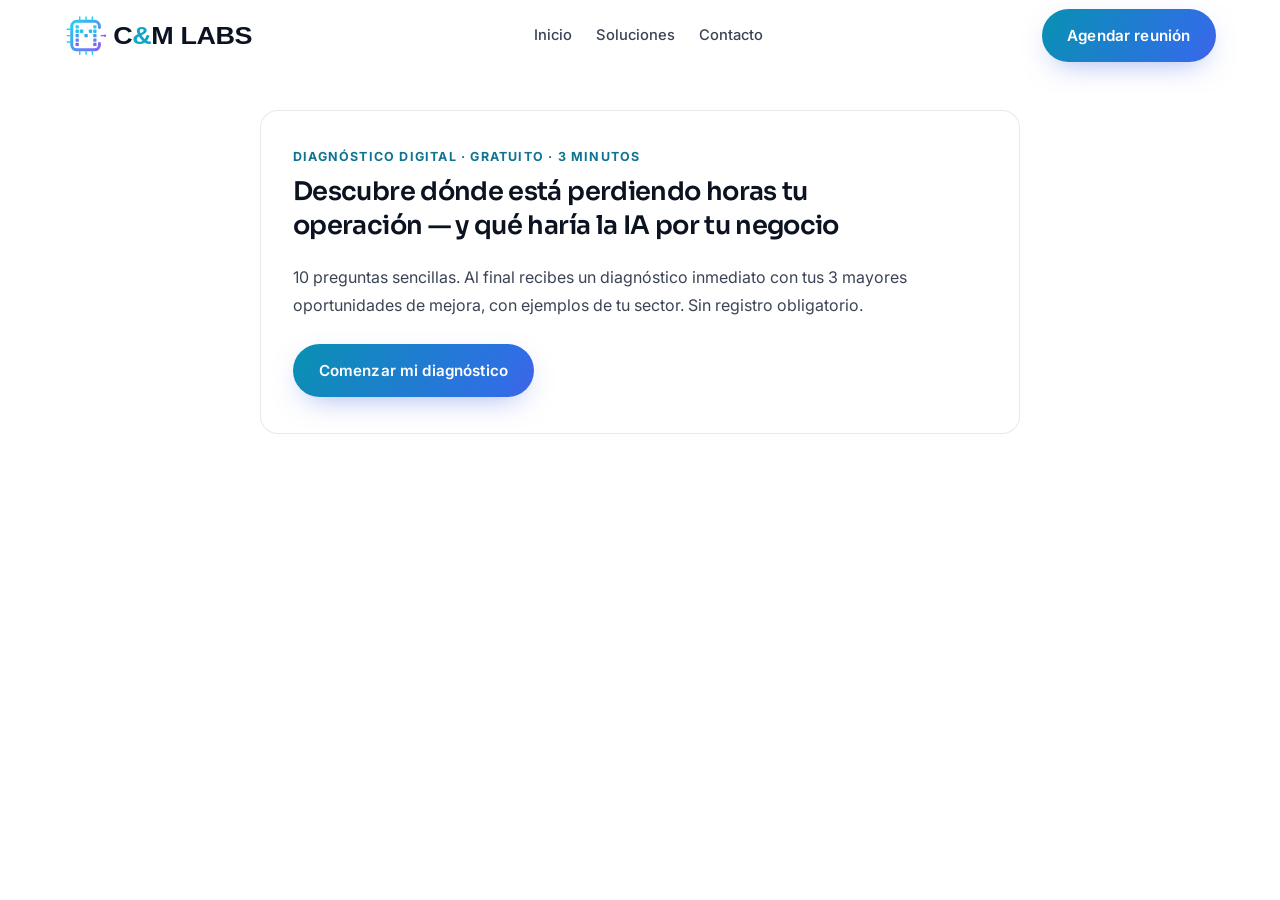
<file: diagnostico/index.html>
<!DOCTYPE html>
<html lang="es">
<head>
<meta charset="UTF-8">
<meta name="viewport" content="width=device-width, initial-scale=1.0">

<title>Diagnóstico Digital gratuito | C&amp;M Labs</title>
<meta name="description" content="Responde 10 preguntas sobre tu operación y recibe al instante un diagnóstico con las oportunidades de IA, automatización y datos para tu negocio. Gratis.">
<meta name="theme-color" content="#FFFFFF">
<link rel="canonical" href="https://cymlabs2026-jpg.github.io/diagnostico/">

<meta property="og:type" content="website">
<meta property="og:locale" content="es_LA">
<meta property="og:site_name" content="C&amp;M Labs">
<meta property="og:title" content="Diagnóstico Digital gratuito | C&amp;M Labs">
<meta property="og:description" content="10 preguntas, 3 minutos: descubre dónde está perdiendo horas tu operación y qué haría la IA por tu negocio.">
<meta property="og:url" content="https://cymlabs2026-jpg.github.io/diagnostico/">
<meta property="og:image" content="https://cymlabs2026-jpg.github.io/assets/logo-perfil.png">

<link rel="icon" type="image/svg+xml" href="../assets/favicon.svg?v=8">
<link rel="apple-touch-icon" href="../assets/favicon.svg?v=8">

<link rel="preconnect" href="https://fonts.googleapis.com">
<link rel="preconnect" href="https://fonts.gstatic.com" crossorigin>
<link href="https://fonts.googleapis.com/css2?family=Sora:wght@300;400;500;600;700&family=Inter:wght@400;500;600&display=swap" rel="stylesheet">

<link rel="stylesheet" href="../css/styles.css?v=8">

<style>
  .diag-main{min-height:100vh; padding:110px 0 80px}
  .diag-caja{max-width:760px; margin:0 auto; background:var(--superficie); border:1px solid var(--borde); border-radius:18px; padding:2.2rem 2rem}
  .diag-progreso{height:6px; background:rgba(11,18,32,.08); border-radius:999px; margin-bottom:1.8rem; overflow:hidden}
  .diag-progreso div{height:100%; width:0%; background:var(--oro); border-radius:999px; transition:width .3s}
  .diag-paso{color:var(--cian-ia); font-size:.78rem; font-weight:700; letter-spacing:1.2px; text-transform:uppercase; margin-bottom:.5rem}
  .diag-caja h2{font-size:clamp(1.25rem,3vw,1.6rem); margin-bottom:1.4rem; line-height:1.3}
  .diag-opciones{display:grid; gap:.7rem}
  .diag-op{display:block; width:100%; text-align:left; background:var(--fondo); border:1px solid var(--borde); border-radius:12px; padding:1rem 1.1rem; color:var(--texto); font-size:.98rem; cursor:pointer; transition:border-color .15s, transform .15s; font-family:inherit}
  .diag-op:hover{border-color:var(--cian-ia); transform:translateY(-1px)}
  .diag-op small{display:block; color:var(--texto-suave); font-size:.82rem; margin-top:.2rem}
  .diag-chips{display:flex; flex-wrap:wrap; gap:.6rem}
  .diag-chips button{border:1px solid var(--borde); background:var(--fondo); color:var(--texto); border-radius:999px; padding:.6rem 1.1rem; font-size:.9rem; cursor:pointer; font-family:inherit}
  .diag-chips button:hover{border-color:var(--cian-ia)}
  .diag-atras{margin-top:1.4rem; background:none; border:none; color:var(--texto-suave); font-size:.85rem; cursor:pointer; font-family:inherit}
  .diag-atras:hover{color:var(--cian-ia)}

  /* resultados */
  .res-nivel{display:flex; align-items:center; gap:1.2rem; background:var(--fondo); border:1px solid var(--borde); border-radius:14px; padding:1.2rem 1.4rem; margin-bottom:1.4rem; flex-wrap:wrap}
  .res-gauge{font-family:'Sora',sans-serif; font-size:2.4rem; font-weight:600; color:var(--oro-texto)}
  .res-nivel p{color:var(--texto-suave); font-size:.92rem; max-width:46ch}
  .res-nivel b{color:var(--texto)}
  .oportunidad{background:var(--fondo); border:1px solid var(--borde); border-left:3px solid var(--oro); border-radius:0 12px 12px 0; padding:1.2rem 1.3rem; margin-bottom:1rem}
  .oportunidad .num{color:var(--cian-ia); font-size:.75rem; font-weight:700; letter-spacing:1px; text-transform:uppercase}
  .oportunidad h3{font-size:1.05rem; margin:.3rem 0 .5rem}
  .oportunidad p{font-size:.92rem; color:var(--texto-suave); margin-bottom:.5rem}
  .oportunidad .ej{font-size:.88rem; color:var(--texto); background:var(--oro-velo); border-radius:8px; padding:.6rem .8rem}
  .oportunidad .ej::before{content:"💡 En tu sector: "; color:var(--cian-ia); font-weight:700}
  .res-cta{background:linear-gradient(160deg,rgba(8,145,178,.07),rgba(255,255,255,.02) 60%); border:1px solid var(--borde-fuerte); border-radius:14px; padding:1.5rem; margin-top:1.6rem; text-align:center}
  .res-cta p{margin-bottom:1rem}
  .res-lead{margin-top:1.6rem; background:var(--fondo); border:1px dashed var(--borde); border-radius:12px; padding:1.2rem 1.3rem}
  .res-lead h3{font-size:.95rem; margin-bottom:.7rem}
  .res-lead form{display:flex; gap:.6rem; flex-wrap:wrap}
  .res-lead input{flex:1; min-width:200px; background:var(--superficie); border:1px solid var(--borde); border-radius:9px; padding:.7rem .9rem; color:var(--texto); font-family:inherit; font-size:.92rem}
  .res-lead input:focus{outline:none; border-color:var(--cian-ia)}
  .res-lead .ok{color:#067647; font-size:.9rem}
  .res-acciones{display:flex; gap:.8rem; flex-wrap:wrap; justify-content:center}

  @media print{
    body{background:#fff !important; color:#111 !important}
    .nav, .diag-atras, .res-cta, .res-lead, .whatsapp-flotante, .no-imprimir{display:none !important}
    .diag-caja{border:none; box-shadow:none; background:#fff}
    .diag-caja *, .oportunidad *{color:#111 !important}
    .oportunidad{border:1px solid #ccc; border-left:3px solid #0891B2; page-break-inside:avoid}
    .res-gauge{color:#0E7490 !important; -webkit-text-fill-color:#0E7490}
  }
</style>
</head>

<body>

<header class="nav" id="nav">
  <div class="contenedor nav__inner">
    <a class="nav__logo" href="../index.html" aria-label="C&amp;M Labs, ir al inicio">
      <img src="../assets/logo.svg?v=8" alt="C&amp;M Labs" width="320" height="96">
    </a>
    <nav class="nav__enlaces" aria-label="Navegación principal">
      <a class="nav__enlace" href="../index.html">Inicio</a>
      <a class="nav__enlace" href="../index.html#soluciones">Soluciones</a>
      <a class="nav__enlace" href="../index.html#contacto">Contacto</a>
    </nav>
    <a class="boton boton--primario nav__cta" href="https://calendly.com/c-y-m-labs2026/30min" target="_blank" rel="noopener">Agendar reunión</a>
    <button class="nav__hamburguesa" id="hamburguesa" aria-expanded="false" aria-controls="menu-movil" aria-label="Abrir menú de navegación" style="display:none"><span></span><span></span><span></span></button>
  </div>
</header>

<main class="diag-main">
  <div class="contenedor">
    <div class="diag-caja" id="app">
      <noscript><p>Esta herramienta necesita JavaScript. También puedes <a href="../index.html#contacto" style="color:var(--cian-ia)">escribirnos directamente</a>.</p></noscript>
    </div>
  </div>
</main>

<script>
// ================================================================
//  DIAGNÓSTICO DIGITAL C&M LABS — motor de reglas expertas
// ================================================================
const FORMSPREE = "https://formspree.io/f/xlgqjjpp";
const CALENDLY = "https://calendly.com/c-y-m-labs2026/30min";
const WA = "https://wa.me/573175469066";

const SECTORES = ["Industria y manufactura","Logística y transporte","Comercio y retail","Salud y servicios profesionales","Educación","Construcción","Sector financiero","Tecnología","Otro"];

// preguntas: cada opción suma puntos a áreas (ia, auto, bi, dev, form) y a "riesgo" (inversa de madurez)
const PREGUNTAS = [
{t:"¿Cómo conocen hoy los resultados del negocio?", ops:[
  {l:"Tenemos un tablero de indicadores al día", s:{}},
  {l:"Alguien arma informes cada semana o cada mes", d:"Horas de trabajo manual recurrente", s:{bi:3, riesgo:2}},
  {l:"Cada área lleva sus planillas por su lado", d:"Varias versiones de la verdad", s:{bi:3, riesgo:3}},
  {l:"Por intuición y el extracto del banco", s:{bi:3, riesgo:3}}]},
{t:"¿Cuánto tarda armar el informe más importante (ventas, producción, gerencia)?", ops:[
  {l:"Nada: se genera solo", s:{}},
  {l:"Un par de horas", s:{bi:2, auto:1, riesgo:1}},
  {l:"Un día o más, cada vez", s:{bi:3, auto:2, riesgo:2}},
  {l:"No existe ese informe", s:{bi:2, riesgo:3}}]},
{t:"¿Cuánta información se copia y pega a mano entre sistemas o planillas?", ops:[
  {l:"Casi nada, los sistemas están conectados", s:{}},
  {l:"Algunas cosas cada semana", s:{auto:2, riesgo:1}},
  {l:"Es el pan de cada día", d:"Digitación doble, errores y horas perdidas", s:{auto:3, riesgo:3}}]},
{t:"¿Hay procesos que dependen de que alguien 'se acuerde' de hacerlos?", ops:[
  {l:"No: todo tiene proceso y registro", s:{}},
  {l:"Algunos, y a veces se caen", s:{auto:2, riesgo:2}},
  {l:"Casi todos viven en la cabeza de la gente", s:{auto:3, form:1, riesgo:3}}]},
{t:"¿Cuánto tardan en responderle a un cliente nuevo que escribe o llama?", ops:[
  {l:"Minutos: hay quien responde siempre", s:{}},
  {l:"Unas horas, según la carga", s:{ia:2, riesgo:1}},
  {l:"A veces al día siguiente (o se pierde)", d:"Ventas que se enfrían", s:{ia:3, auto:1, riesgo:3}}]},
{t:"¿Cuánto tiempo se va en redactar, clasificar o resumir información repetitiva?", ops:[
  {l:"Poco: no es nuestro caso", s:{}},
  {l:"Varias horas a la semana", s:{ia:2, riesgo:1}},
  {l:"Hay gente que se dedica casi solo a eso", s:{ia:3, riesgo:2}}]},
{t:"¿Dónde vive la operación del día a día?", ops:[
  {l:"En un sistema que nos queda bien", s:{}},
  {l:"En Excel… y ya no aguanta", s:{dev:3, bi:1, riesgo:2}},
  {l:"En papel, WhatsApp y memoria", s:{dev:3, auto:2, riesgo:3}}]},
{t:"¿Tu presencia digital (página, catálogo, agenda) te trae clientes?", ops:[
  {l:"Sí, es un canal que funciona", s:{}},
  {l:"Existe, pero no vende", s:{dev:2, riesgo:1}},
  {l:"No tenemos, o da pena mostrarla", s:{dev:3, riesgo:2}}]},
{t:"¿El equipo domina las herramientas que ya pagan (Excel, Power BI, IA)?", ops:[
  {l:"Sí, les sacamos jugo", s:{}},
  {l:"A medias: se usa el 20%", s:{form:3, riesgo:2}},
  {l:"No, y cada quien improvisa", s:{form:3, riesgo:3}}]},
{t:"¿Ya usan Inteligencia Artificial en el trabajo?", ops:[
  {l:"Sí, con método y casos definidos", s:{}},
  {l:"Algunos, por su cuenta y sin criterio", s:{ia:2, form:2, riesgo:1}},
  {l:"No: no sabemos por dónde empezar", s:{ia:3, form:1, riesgo:2}}]}
];

const AREAS_INFO = {
ia:{n:"Inteligencia Artificial", t:"Agentes de IA que trabajan por ti",
  p:"Detectamos tareas mentales repetitivas y demoras de respuesta que un agente de IA puede asumir: preparar, redactar, clasificar y responder — con aprobación humana.",
  ej:["un agente que lee los pedidos que llegan por correo y los carga al sistema sin digitación","un agente que responde '¿dónde está mi carga?' con el estado real del envío, 24/7","un agente que responde las preguntas de compradores por WhatsApp a cualquier hora","un asistente que resume el caso de cada paciente o cliente antes de la cita","un asistente que responde las preguntas frecuentes de estudiantes y aspirantes","un agente que arma el informe diario de obra desde fotos y notas de voz","un agente que clasifica PQRs y propone la respuesta completa para revisión","un agente que resuelve el soporte nivel 1 con tu base de conocimiento"]},
auto:{n:"Automatización de Procesos", t:"Procesos que corren solos",
  p:"Hay trabajo manual repetitivo (copiar datos, avisar, consolidar, conciliar) que puede quedar corriendo solo con flujos automatizados sobre tus sistemas actuales.",
  ej:["el parte diario de producción consolidado y enviado a gerencia a las 6:00 am","la prueba de entrega del conductor actualiza el sistema y avisa al cliente sola","cada pedido factura, descuenta inventario y genera guía sin tocar teclado","recordatorios de cita por WhatsApp que reducen las sillas vacías","matrículas y certificados emitidos automáticamente, sin filas","las compras de obra solicitadas, aprobadas y enviadas al proveedor en un flujo","la conciliación bancaria cruzada sola, con solo las excepciones para revisar","el onboarding de cada cliente nuevo creado completo al firmar"]},
bi:{n:"Business Intelligence", t:"Tus datos convertidos en decisiones",
  p:"El negocio se está midiendo tarde o a mano. Un tablero en Power BI conectado a tus datos te diría cada mañana cómo vas — sin que nadie arme informes.",
  ej:["tablero de producción por línea y turno: desperdicio y paradas al día","tablero de entregas a tiempo y costo real por ruta","ventas por producto y sede con alertas de inventario crítico","ocupación de agenda y facturación por servicio, al día","alertas tempranas de deserción y cartera por estudiante","avance físico vs presupuesto por obra, antes del sobrecosto","tablero de cartera: aging, riesgo y efectividad de cobranza","salud del servicio: tiempos de respuesta, SLA y carga del equipo"]},
dev:{n:"Desarrollo Tecnológico", t:"La herramienta que tu operación necesita",
  p:"Parte de tu operación vive en Excel, papel o llamadas. Una herramienta a la medida (o una web que sí venda) eliminaría ese cuello de botella — y el código queda tuyo.",
  ej:["una app de planta para control de calidad con fotos y firma digital","un portal donde tus clientes agendan recogidas y descargan sus documentos","un catálogo web conectado al inventario con pedido directo a WhatsApp","un sitio profesional con agenda en línea y admisión previa a la cita","un portal de familias: notas, certificados y pagos en autoservicio","una bitácora digital de obra con foto, GPS y firma, lista para interventoría","un simulador de crédito con tus políticas: cliente y asesor ven el mismo número","una célula externa que saca adelante los módulos que tu equipo no alcanza"]},
form:{n:"Formación y Capacitación", t:"Capacidad instalada en tu equipo",
  p:"Tu equipo usa una fracción de las herramientas que ya pagas. Formación práctica sobre TUS datos (Excel Avanzado, Power BI, IA) convierte licencias en resultados.",
  ej:["Excel Avanzado + Power BI para que planeación automatice sus propios reportes","Power BI para la torre de control, con proyecto sobre sus datos reales","IA para el equipo comercial: propuestas en la mitad del tiempo","Claude Empresarial: IA con manejo correcto de información sensible","docentes creando material y evaluaciones con IA, con política clara","Excel Avanzado para presupuestos de obra ordenados y auditables","Power BI aplicado a cartera y riesgo para reportes en minutos","ingeniería de prompts para estandarizar el uso de IA del equipo técnico"]}
};

// ================================================================
let paso = -1; // -1 intro, 0 tipo, 1 sector, luego preguntas, luego resultado
let perfil = {tipo:null, sector:0};
let respuestas = [];
const $app = document.getElementById("app");
const TOTAL_PASOS = 2 + PREGUNTAS.length;

function progreso(n){ return `<div class="diag-progreso"><div style="width:${Math.round(n/TOTAL_PASOS*100)}%"></div></div>`; }

function render(){
  if(paso === -1){
    $app.innerHTML = `
      <p class="diag-paso">Diagnóstico Digital · Gratuito · 3 minutos</p>
      <h2>Descubre dónde está perdiendo horas tu operación — y qué haría la IA por tu negocio</h2>
      <p style="color:var(--texto-suave); margin-bottom:1.6rem">10 preguntas sencillas. Al final recibes un diagnóstico inmediato con tus 3 mayores oportunidades de mejora, con ejemplos de tu sector. Sin registro obligatorio.</p>
      <button class="boton boton--primario" onclick="paso=0;render()">Comenzar mi diagnóstico</button>`;
    return;
  }
  if(paso === 0){
    $app.innerHTML = progreso(1) + `
      <p class="diag-paso">Paso 1 de ${TOTAL_PASOS}</p>
      <h2>¿Cuál describe mejor tu caso?</h2>
      <div class="diag-opciones">
        <button class="diag-op" onclick="perfil.tipo='empresa';paso=1;render()">🏢 Una empresa u organización<small>Desde pyme hasta gran empresa o institución</small></button>
        <button class="diag-op" onclick="perfil.tipo='profesional';paso=1;render()">🚀 Un profesional independiente<small>Consultor, médico, abogado, contador, creador…</small></button>
      </div>`;
    return;
  }
  if(paso === 1){
    $app.innerHTML = progreso(2) + `
      <p class="diag-paso">Paso 2 de ${TOTAL_PASOS}</p>
      <h2>¿En qué sector trabajas?</h2>
      <div class="diag-chips">${SECTORES.map((s,i)=>`<button onclick="perfil.sector=${i};paso=2;render()">${s}</button>`).join("")}</div>
      <button class="diag-atras" onclick="paso=0;render()">← Volver</button>`;
    return;
  }
  const qi = paso - 2;
  if(qi < PREGUNTAS.length){
    const q = PREGUNTAS[qi];
    $app.innerHTML = progreso(paso+1) + `
      <p class="diag-paso">Pregunta ${qi+1} de ${PREGUNTAS.length}</p>
      <h2>${q.t}</h2>
      <div class="diag-opciones">${q.ops.map((o,j)=>`
        <button class="diag-op" onclick="responder(${j})">${o.l}${o.d?`<small>${o.d}</small>`:""}</button>`).join("")}
      </div>
      <button class="diag-atras" onclick="paso--;respuestas.pop();render()">← Volver</button>`;
    return;
  }
  renderResultado();
}

function responder(j){
  respuestas[paso-2] = j;
  paso++;
  render();
}

function calcular(){
  const score = {ia:0, auto:0, bi:0, dev:0, form:0};
  let riesgo = 0, riesgoMax = 0;
  PREGUNTAS.forEach((q,i)=>{
    const s = q.ops[respuestas[i]].s || {};
    for(const k in s){ if(k==="riesgo") riesgo += s[k]; else score[k] += s[k]; }
    riesgoMax += Math.max(...q.ops.map(o=>(o.s&&o.s.riesgo)||0));
  });
  const madurez = Math.max(5, Math.round(100 - (riesgo/riesgoMax)*100));
  const top = Object.entries(score).sort((a,b)=>b[1]-a[1]).filter(x=>x[1]>0).slice(0,3);
  return {madurez, top};
}

function nivelTexto(m){
  if(m>=75) return {n:"Avanzado", d:"Tu operación está bien digitalizada. Las oportunidades de abajo son para pasar de bueno a excepcional."};
  if(m>=45) return {n:"En construcción", d:"Hay bases, pero se está escapando tiempo y dinero en trabajo manual. Las oportunidades de abajo son las fugas más grandes."};
  return {n:"Alto potencial", d:"Buenas noticias: tu operación tiene mucho por ganar. Cada oportunidad de abajo representa horas y errores recuperables desde el primer mes."};
}

function renderResultado(){
  const r = calcular();
  const nv = nivelTexto(r.madurez);
  const sec = perfil.sector;
  const fecha = new Date().toLocaleDateString("es-CO",{day:"numeric",month:"long",year:"numeric"});

  const ops = r.top.length ? r.top : [["ia",1],["bi",1],["auto",1]];
  const bloques = ops.map((t,i)=>{
    const a = AREAS_INFO[t[0]];
    const ejemplo = sec < 8 ? a.ej[sec] : a.ej[2];
    return `<div class="oportunidad">
      <span class="num">Oportunidad ${i+1} · ${a.n}</span>
      <h3>${a.t}</h3>
      <p>${a.p}</p>
      <div class="ej">${ejemplo}.</div>
    </div>`;
  }).join("");

  $app.innerHTML = `
    <p class="diag-paso">Tu diagnóstico · ${fecha}</p>
    <h2>Resultado: ${SECTORES[sec]} · ${perfil.tipo === "empresa" ? "Empresa" : "Profesional independiente"}</h2>

    <div class="res-nivel">
      <div><div class="res-gauge">${r.madurez}<span style="font-size:1.2rem">/100</span></div>
      <div style="font-weight:700">${nv.n}</div></div>
      <p>${nv.d}</p>
    </div>

    <p style="font-weight:700; margin-bottom:1rem">Tus 3 mayores oportunidades:</p>
    ${bloques}

    <div class="res-cta no-imprimir">
      <p><b>Este es el diagnóstico preliminar.</b> El siguiente paso es gratis también: 30 minutos con nuestro equipo para convertir estas oportunidades en un plan concreto, con alcance y tiempos reales.</p>
      <div class="res-acciones">
        <a class="boton boton--primario" href="${CALENDLY}" target="_blank" rel="noopener">📅 Agendar mi diagnóstico completo</a>
        <a class="boton boton--secundario" href="${WA}?text=${encodeURIComponent("Hola C&M Labs, acabo de hacer el Diagnóstico Digital ("+SECTORES[sec]+", nivel "+r.madurez+"/100) y quiero conversar.")}" target="_blank" rel="noopener">💬 Hablar por WhatsApp</a>
        <button class="boton boton--secundario" onclick="window.print()">🖨 Guardar en PDF</button>
      </div>
    </div>

    <div class="res-lead no-imprimir" id="leadBox">
      <h3>¿Quieres que un consultor revise tu diagnóstico y te escriba con recomendaciones?</h3>
      <form onsubmit="enviarLead(event)">
        <input type="text" id="leadNombre" placeholder="Tu nombre" required>
        <input type="email" id="leadCorreo" placeholder="Tu correo" required>
        <button class="boton boton--primario" type="submit">Enviar</button>
      </form>
    </div>

    <button class="diag-atras no-imprimir" onclick="paso=-1;respuestas=[];render()">↺ Hacer el diagnóstico de nuevo</button>`;
  window.scrollTo({top:0});
}

async function enviarLead(e){
  e.preventDefault();
  const r = calcular();
  const datos = {
    _subject: "Nuevo Diagnóstico Digital completado",
    nombre: document.getElementById("leadNombre").value,
    correo: document.getElementById("leadCorreo").value,
    tipo: perfil.tipo,
    sector: SECTORES[perfil.sector],
    madurez: r.madurez + "/100",
    oportunidades: r.top.map(t=>AREAS_INFO[t[0]].n).join(", "),
    respuestas: PREGUNTAS.map((q,i)=>q.t+" → "+q.ops[respuestas[i]].l).join(" | ")
  };
  const caja = document.getElementById("leadBox");
  try{
    const resp = await fetch(FORMSPREE, {method:"POST", headers:{"Content-Type":"application/json","Accept":"application/json"}, body:JSON.stringify(datos)});
    caja.innerHTML = resp.ok
      ? `<p class="ok">✓ Recibido. Un consultor de C&amp;M Labs revisará tu diagnóstico y te escribirá pronto.</p>`
      : `<p>No pudimos enviar. Escríbenos por <a href="${WA}" style="color:var(--cian-ia)">WhatsApp</a>.</p>`;
  }catch(err){
    caja.innerHTML = `<p>No pudimos enviar. Escríbenos por <a href="${WA}" style="color:var(--cian-ia)">WhatsApp</a>.</p>`;
  }
}

render();
</script>
</body>
</html>
</file>
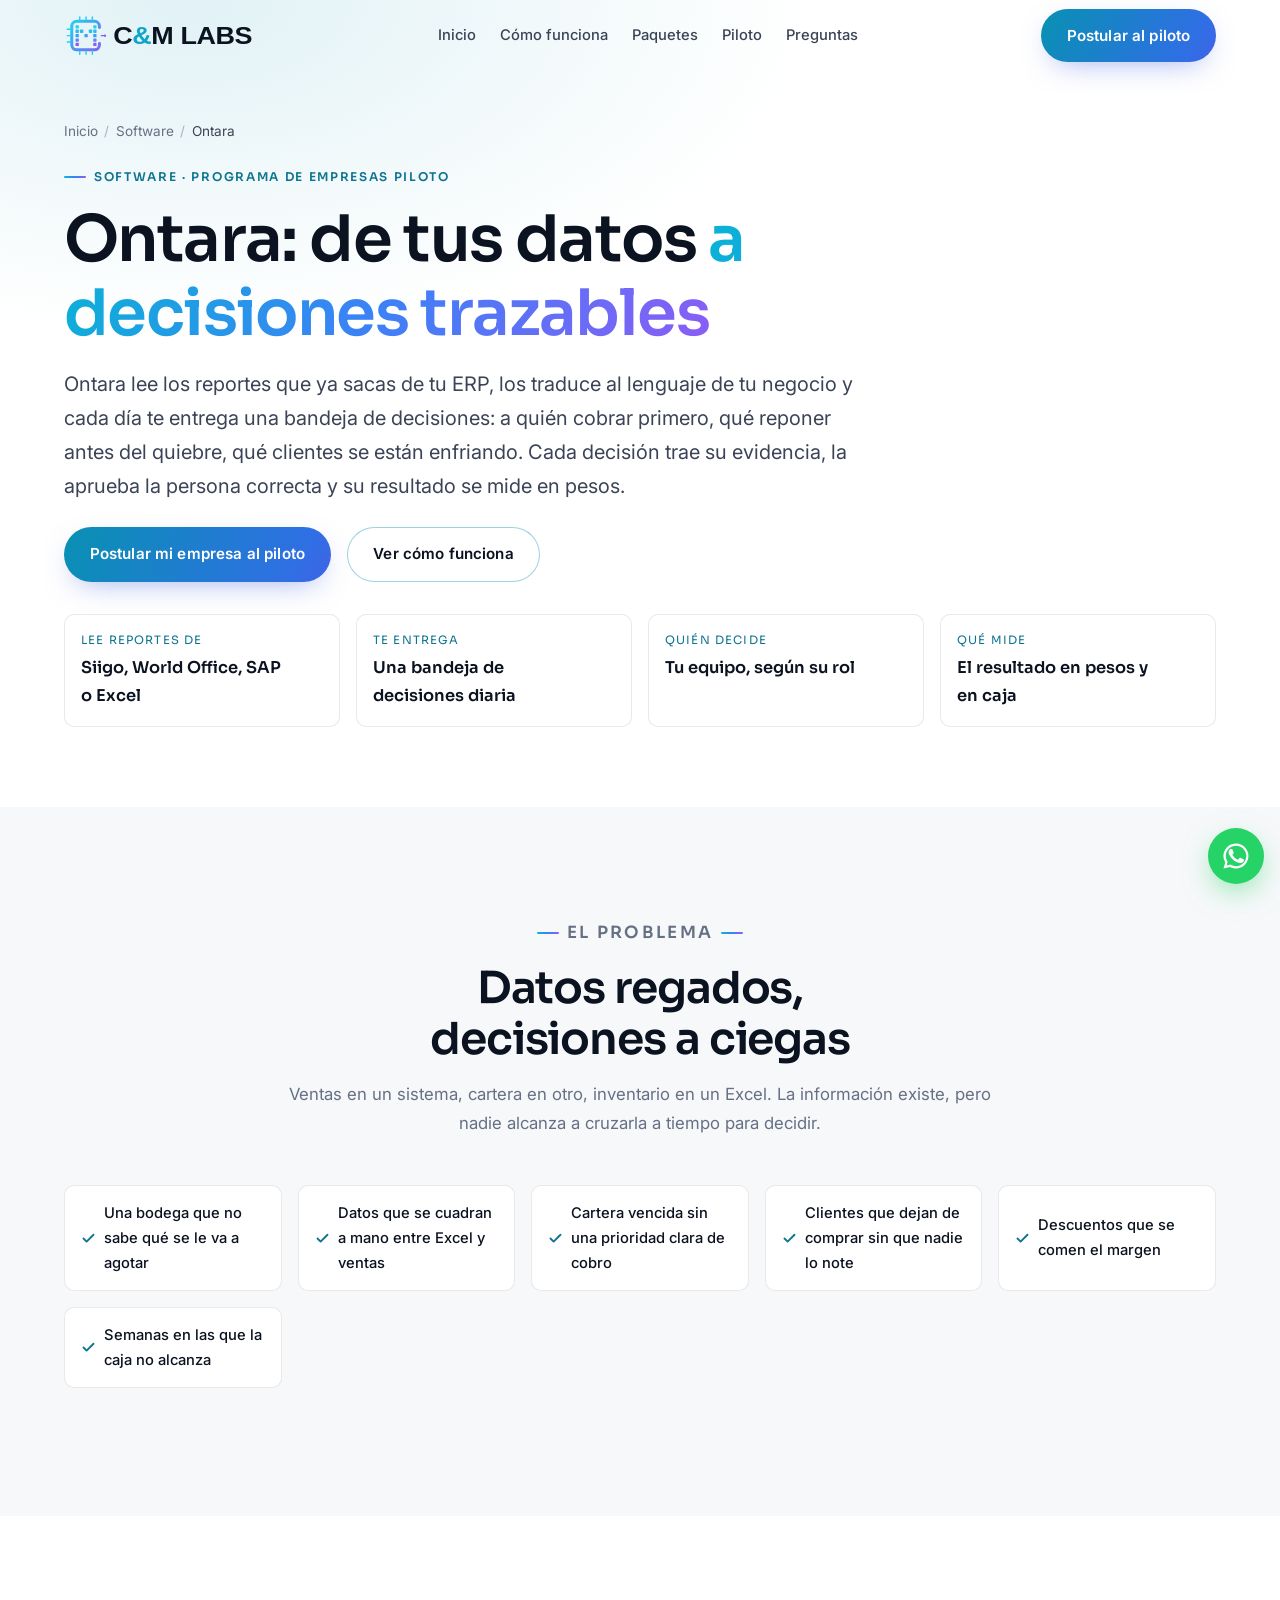
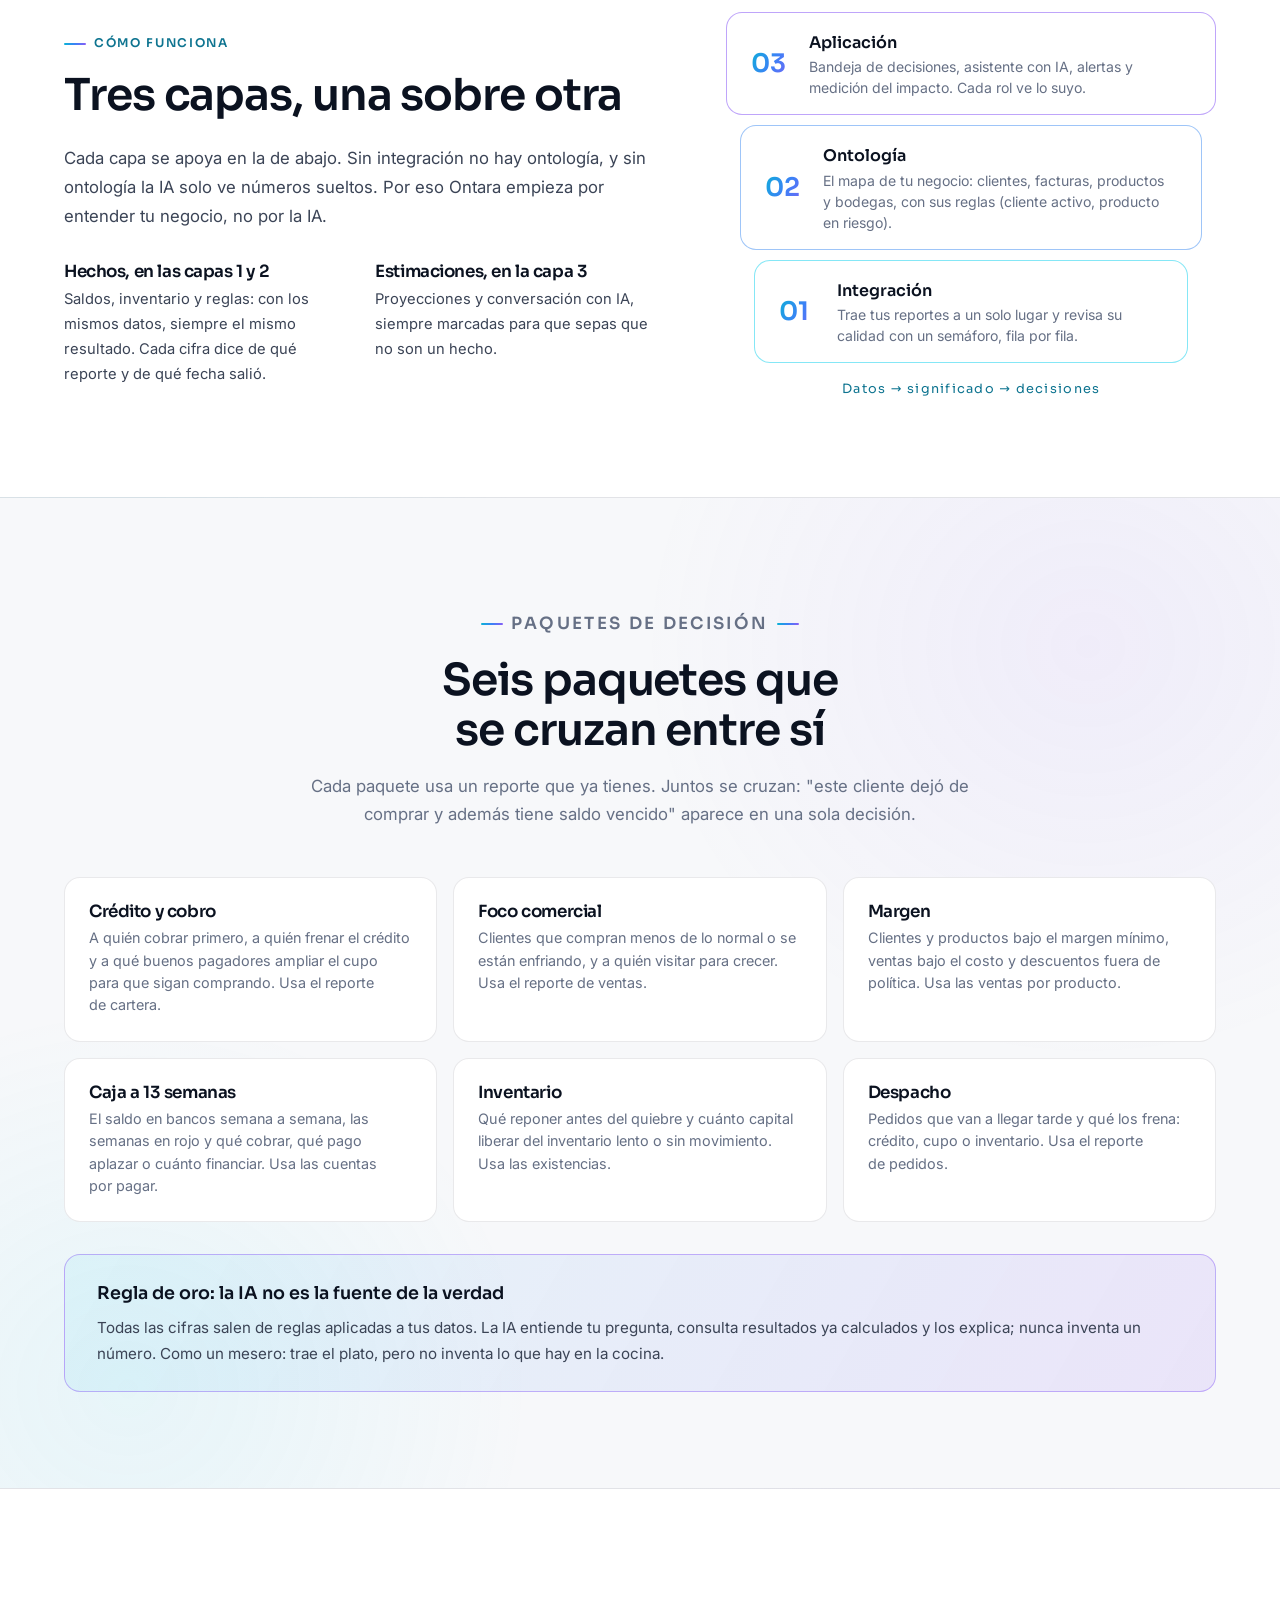
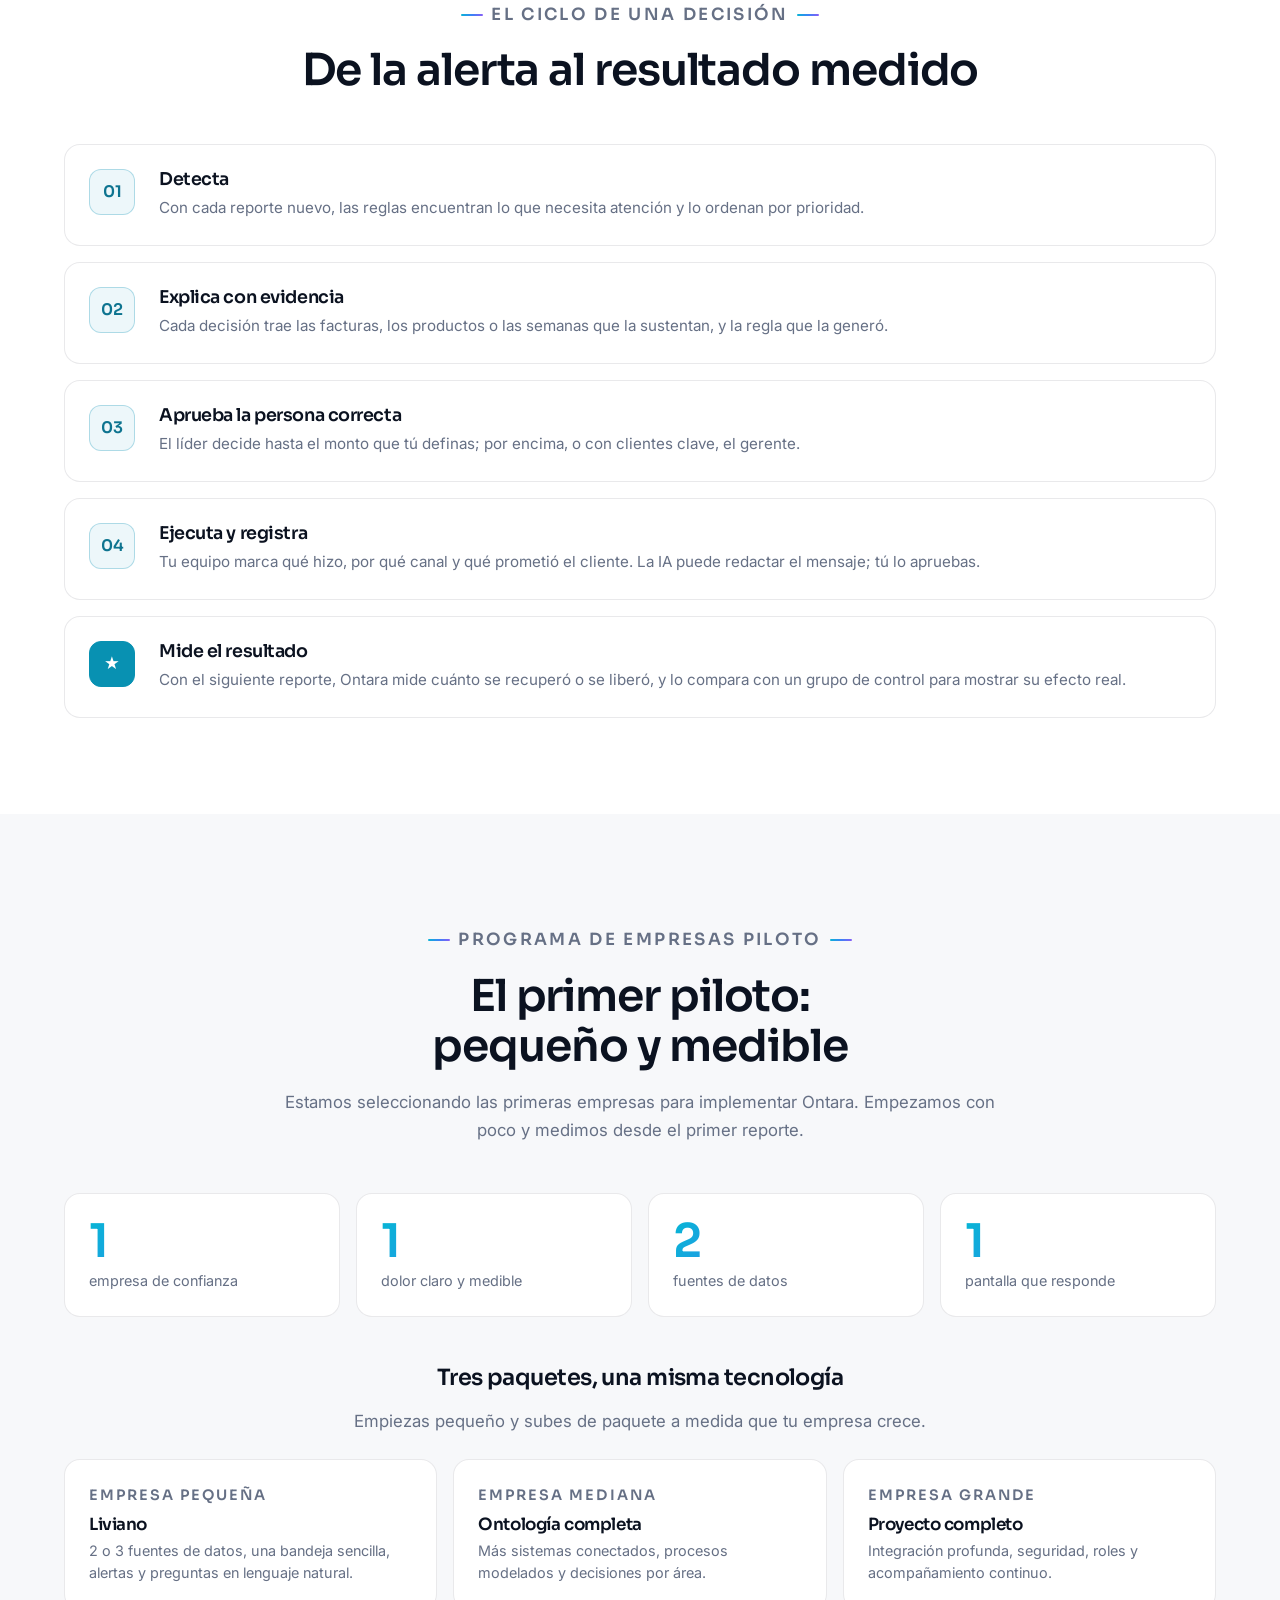
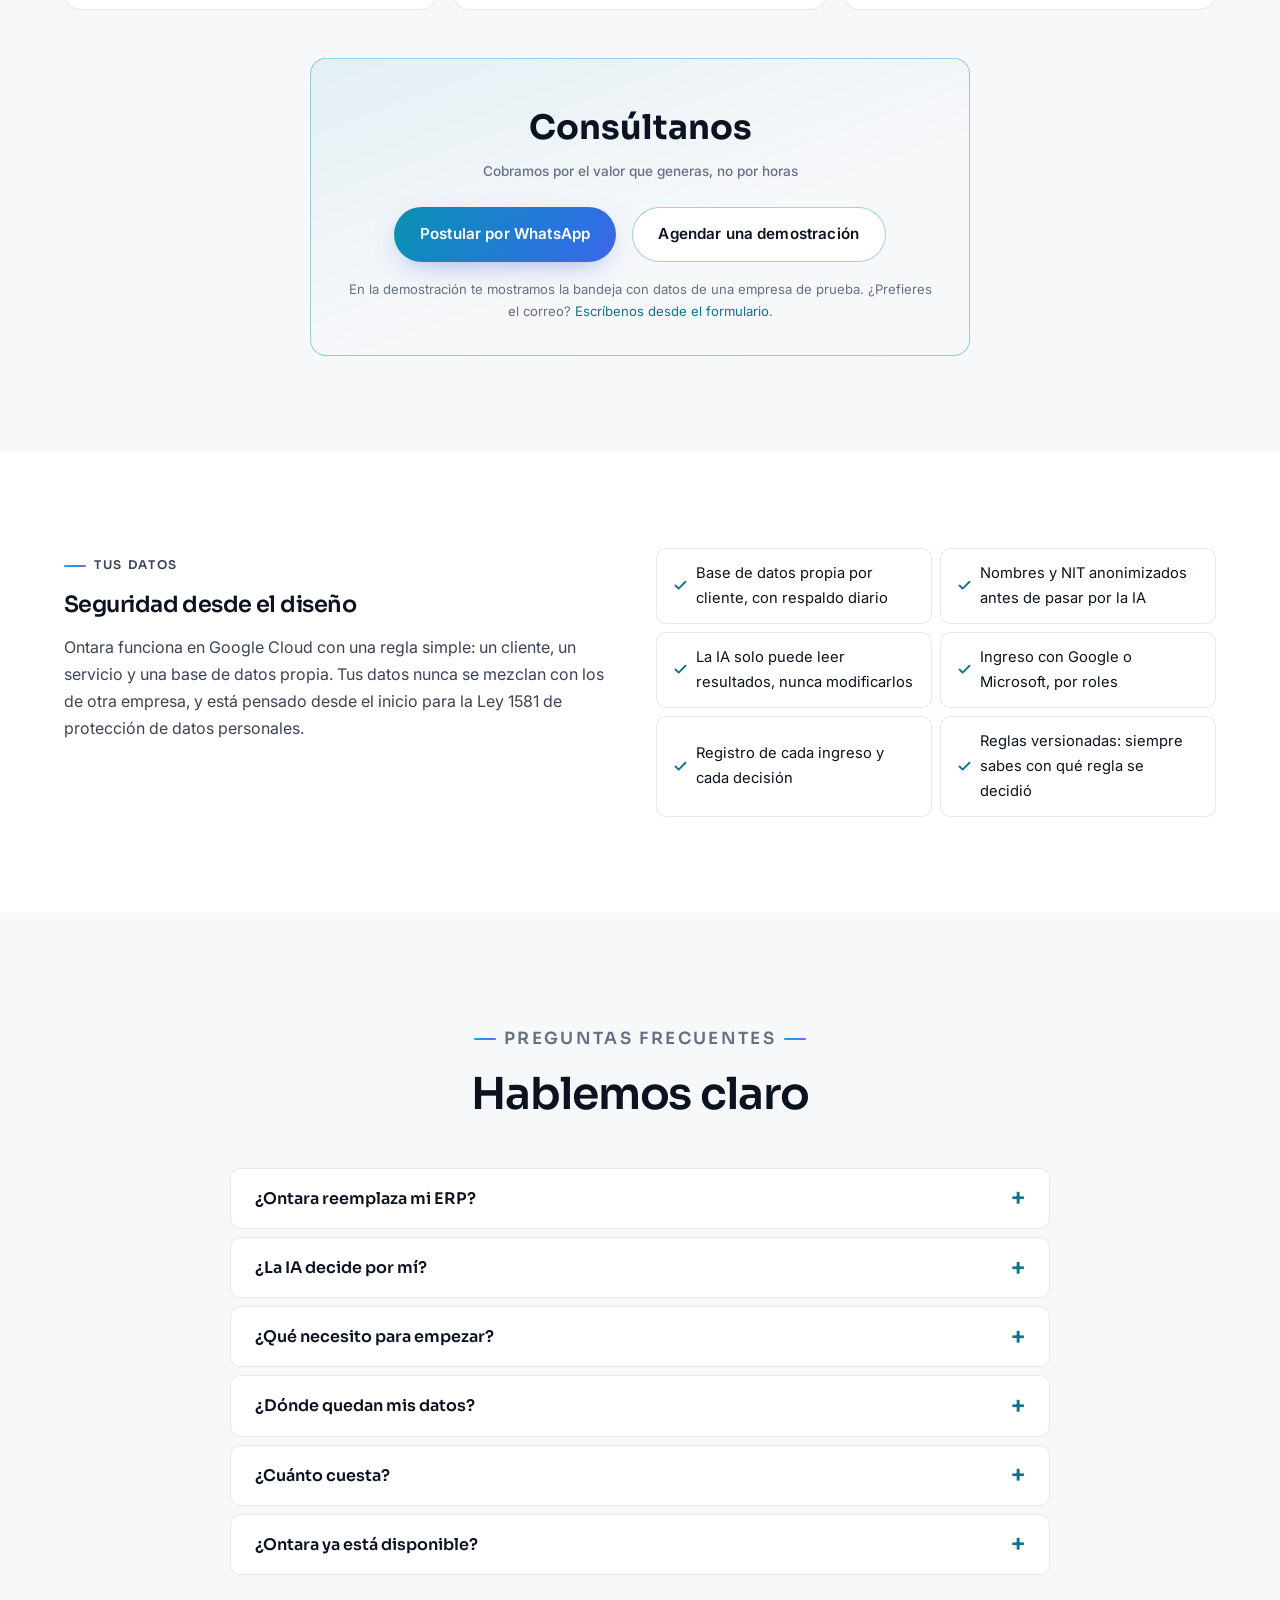
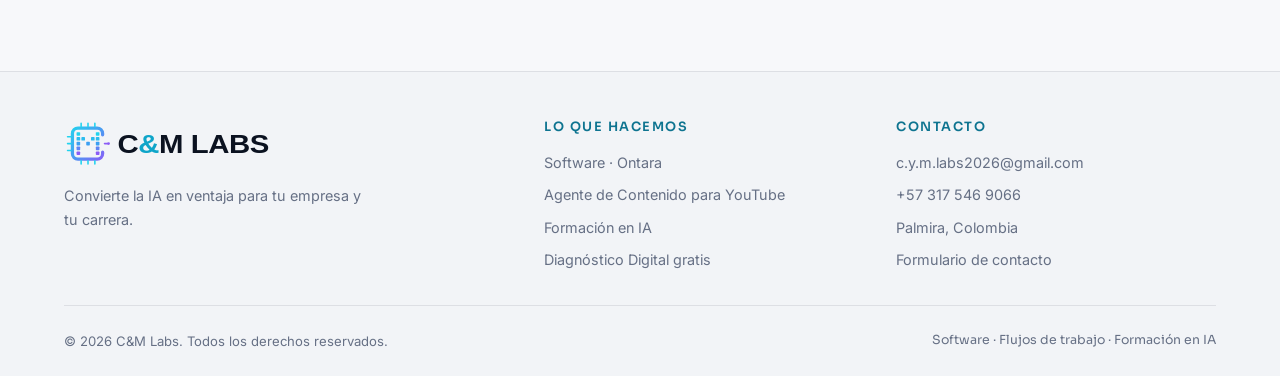
<file: ontara/index.html>
<!DOCTYPE html>
<html lang="es">
<head>
<meta charset="UTF-8">
<meta name="viewport" content="width=device-width, initial-scale=1.0">

<title>Ontara | De los datos a decisiones trazables · C&amp;M Labs</title>
<meta name="description" content="Ontara lee los reportes de tu ERP (Siigo, World Office, SAP o Excel) y te entrega cada día una bandeja de decisiones: a quién cobrar, qué reponer, qué clientes se enfrían. Con evidencia, aprobación y resultado medido en pesos.">
<meta name="theme-color" content="#FFFFFF">
<link rel="canonical" href="https://cymlabs2026-jpg.github.io/ontara/">

<meta property="og:type" content="website">
<meta property="og:locale" content="es_LA">
<meta property="og:site_name" content="C&amp;M Labs">
<meta property="og:title" content="Ontara | De los datos a decisiones trazables">
<meta property="og:description" content="Software de C&amp;M Labs que convierte los reportes de tu empresa en decisiones con evidencia. Programa de empresas piloto.">
<meta property="og:url" content="https://cymlabs2026-jpg.github.io/ontara/">
<meta property="og:image" content="https://cymlabs2026-jpg.github.io/assets/og-image.png">

<link rel="icon" type="image/svg+xml" href="../assets/favicon.svg?v=8">
<link rel="apple-touch-icon" href="../assets/favicon.svg?v=8">

<link rel="preconnect" href="https://fonts.googleapis.com">
<link rel="preconnect" href="https://fonts.gstatic.com" crossorigin>
<link href="https://fonts.googleapis.com/css2?family=Sora:wght@300;400;500;600;700&family=Inter:wght@400;500;600&display=swap" rel="stylesheet">

<link rel="stylesheet" href="../css/styles.css?v=8">
<link rel="stylesheet" href="../css/formacion.css?v=8">
<script src="../js/main.js?v=8" defer></script>

<noscript>
  <style>.revelar { opacity: 1; transform: none; }</style>
</noscript>

<script type="application/ld+json">
{
  "@context": "https://schema.org",
  "@type": "SoftwareApplication",
  "name": "Ontara",
  "applicationCategory": "BusinessApplication",
  "operatingSystem": "Web",
  "description": "Software que convierte los reportes de una empresa en decisiones trazables: crédito y cobro, foco comercial, margen, caja a 13 semanas, inventario y despacho.",
  "inLanguage": "es",
  "provider": {
    "@type": "Organization",
    "name": "C&M Labs",
    "url": "https://cymlabs2026-jpg.github.io/"
  }
}
</script>
</head>

<body>

<a class="saltar-contenido" href="#contenido">Saltar al contenido</a>

<!-- ============================ NAVEGACIÓN ============================ -->
<header class="nav" id="nav">
  <div class="contenedor nav__inner">
    <a class="nav__logo" href="../index.html" aria-label="C&amp;M Labs, ir al inicio">
      <img src="../assets/logo.svg?v=8" alt="C&amp;M Labs" width="320" height="96">
    </a>

    <nav class="nav__enlaces" aria-label="Navegación principal">
      <a class="nav__enlace" href="../index.html">Inicio</a>
      <a class="nav__enlace" href="#capas">Cómo funciona</a>
      <a class="nav__enlace" href="#paquetes">Paquetes</a>
      <a class="nav__enlace" href="#piloto">Piloto</a>
      <a class="nav__enlace" href="#faq">Preguntas</a>
    </nav>

    <a class="boton boton--primario nav__cta" href="#piloto">Postular al piloto</a>

    <button class="nav__hamburguesa" id="hamburguesa" aria-expanded="false" aria-controls="menu-movil" aria-label="Abrir menú de navegación">
      <span></span><span></span><span></span>
    </button>
  </div>
</header>

<div class="menu-movil" id="menu-movil">
  <a href="../index.html">Inicio</a>
  <a href="#capas">Cómo funciona</a>
  <a href="#paquetes">Paquetes</a>
  <a href="#piloto">Piloto</a>
  <a href="#faq">Preguntas</a>
  <a class="boton boton--primario" href="#piloto">Postular al piloto</a>
</div>

<main id="contenido">

<!-- ============================ HERO DEL PRODUCTO ============================ -->
<section class="curso-hero">
  <div class="contenedor">

    <nav class="migas" aria-label="Ruta de navegación">
      <a href="../index.html">Inicio</a>
      <span class="sep" aria-hidden="true">/</span>
      <a href="../index.html#lineas">Software</a>
      <span class="sep" aria-hidden="true">/</span>
      <span aria-current="page">Ontara</span>
    </nav>

    <p class="etiqueta">Software · Programa de empresas piloto</p>
    <h1>Ontara: de tus datos <span class="degradado-texto">a decisiones trazables</span></h1>
    <p class="curso-hero__intro">
      Ontara lee los reportes que ya sacas de tu ERP, los traduce al lenguaje de tu negocio y cada
      día te entrega una bandeja de decisiones: a quién cobrar primero, qué reponer antes del
      quiebre, qué clientes se están enfriando. Cada decisión trae su evidencia, la aprueba la
      persona correcta y su resultado se mide en pesos.
    </p>

    <div class="curso-cta">
      <a class="boton boton--primario" href="#piloto">Postular mi empresa al piloto</a>
      <a class="boton boton--secundario" href="#capas">Ver cómo funciona</a>
    </div>

    <div class="curso-facts">
      <div class="fact">
        <p class="fact__label">Lee reportes de</p>
        <p class="fact__valor">Siigo, World Office, SAP o Excel</p>
      </div>
      <div class="fact">
        <p class="fact__label">Te entrega</p>
        <p class="fact__valor">Una bandeja de decisiones diaria</p>
      </div>
      <div class="fact">
        <p class="fact__label">Quién decide</p>
        <p class="fact__valor">Tu equipo, según su rol</p>
      </div>
      <div class="fact">
        <p class="fact__label">Qué mide</p>
        <p class="fact__valor">El resultado en pesos y en caja</p>
      </div>
    </div>

  </div>
</section>

<!-- ============================ EL PROBLEMA ============================ -->
<section class="seccion seccion--alt" id="problema">
  <div class="contenedor">
    <div class="seccion__cabecera revelar">
      <p class="etiqueta">El problema</p>
      <h2>Datos regados, decisiones a ciegas</h2>
      <p>Ventas en un sistema, cartera en otro, inventario en un Excel. La información existe, pero nadie alcanza a cruzarla a tiempo para decidir.</p>
    </div>

    <ul class="publico__grid revelar">
      <li class="publico__item"><svg viewBox="0 0 24 24" fill="none" stroke="currentColor" stroke-width="3" stroke-linecap="round" stroke-linejoin="round" aria-hidden="true"><path d="M20 6L9 17l-5-5"/></svg>Una bodega que no sabe qué se le va a agotar</li>
      <li class="publico__item"><svg viewBox="0 0 24 24" fill="none" stroke="currentColor" stroke-width="3" stroke-linecap="round" stroke-linejoin="round" aria-hidden="true"><path d="M20 6L9 17l-5-5"/></svg>Datos que se cuadran a mano entre Excel y ventas</li>
      <li class="publico__item"><svg viewBox="0 0 24 24" fill="none" stroke="currentColor" stroke-width="3" stroke-linecap="round" stroke-linejoin="round" aria-hidden="true"><path d="M20 6L9 17l-5-5"/></svg>Cartera vencida sin una prioridad clara de cobro</li>
      <li class="publico__item"><svg viewBox="0 0 24 24" fill="none" stroke="currentColor" stroke-width="3" stroke-linecap="round" stroke-linejoin="round" aria-hidden="true"><path d="M20 6L9 17l-5-5"/></svg>Clientes que dejan de comprar sin que nadie lo note</li>
      <li class="publico__item"><svg viewBox="0 0 24 24" fill="none" stroke="currentColor" stroke-width="3" stroke-linecap="round" stroke-linejoin="round" aria-hidden="true"><path d="M20 6L9 17l-5-5"/></svg>Descuentos que se comen el margen</li>
      <li class="publico__item"><svg viewBox="0 0 24 24" fill="none" stroke="currentColor" stroke-width="3" stroke-linecap="round" stroke-linejoin="round" aria-hidden="true"><path d="M20 6L9 17l-5-5"/></svg>Semanas en las que la caja no alcanza</li>
    </ul>
  </div>
</section>

<!-- ============================ TRES CAPAS ============================ -->
<section class="seccion" id="capas">
  <div class="contenedor">
    <div class="ontara__intro revelar">
      <div>
        <p class="etiqueta">Cómo funciona</p>
        <h2>Tres capas, una sobre otra</h2>
        <p class="ontara__texto">
          Cada capa se apoya en la de abajo. Sin integración no hay ontología, y sin ontología la IA
          solo ve números sueltos. Por eso Ontara empieza por entender tu negocio, no por la IA.
        </p>
        <div class="incluye-grid" style="gap: var(--e-3);">
          <div>
            <h3 style="font-size: 1.05rem; margin-bottom: 6px;">Hechos, en las capas 1 y 2</h3>
            <p style="font-size: 0.92rem;">Saldos, inventario y reglas: con los mismos datos, siempre el mismo resultado. Cada cifra dice de qué reporte y de qué fecha salió.</p>
          </div>
          <div>
            <h3 style="font-size: 1.05rem; margin-bottom: 6px;">Estimaciones, en la capa 3</h3>
            <p style="font-size: 0.92rem;">Proyecciones y conversación con IA, siempre marcadas para que sepas que no son un hecho.</p>
          </div>
        </div>
      </div>

      <div class="capas" aria-label="Modelo de tres capas de Ontara">
        <div class="capa">
          <span class="capa__num">03</span>
          <div><p class="capa__titulo">Aplicación</p><p class="capa__desc">Bandeja de decisiones, asistente con IA, alertas y medición del impacto. Cada rol ve lo suyo.</p></div>
        </div>
        <div class="capa">
          <span class="capa__num">02</span>
          <div><p class="capa__titulo">Ontología</p><p class="capa__desc">El mapa de tu negocio: clientes, facturas, productos y bodegas, con sus reglas (cliente activo, producto en riesgo).</p></div>
        </div>
        <div class="capa">
          <span class="capa__num">01</span>
          <div><p class="capa__titulo">Integración</p><p class="capa__desc">Trae tus reportes a un solo lugar y revisa su calidad con un semáforo, fila por fila.</p></div>
        </div>
        <p class="capas__flujo">Datos → significado → decisiones</p>
      </div>
    </div>
  </div>
</section>

<!-- ============================ PAQUETES ============================ -->
<section class="seccion seccion--oscura" id="paquetes">
  <div class="contenedor">
    <div class="seccion__cabecera revelar">
      <p class="etiqueta">Paquetes de decisión</p>
      <h2>Seis paquetes que se cruzan entre sí</h2>
      <p>Cada paquete usa un reporte que ya tienes. Juntos se cruzan: "este cliente dejó de comprar y además tiene saldo vencido" aparece en una sola decisión.</p>
    </div>

    <ul class="paquetes revelar" style="margin-top: 0;">
      <li class="paquete"><h3>Crédito y cobro</h3><p>A quién cobrar primero, a quién frenar el crédito y a qué buenos pagadores ampliar el cupo para que sigan comprando. Usa el reporte de cartera.</p></li>
      <li class="paquete"><h3>Foco comercial</h3><p>Clientes que compran menos de lo normal o se están enfriando, y a quién visitar para crecer. Usa el reporte de ventas.</p></li>
      <li class="paquete"><h3>Margen</h3><p>Clientes y productos bajo el margen mínimo, ventas bajo el costo y descuentos fuera de política. Usa las ventas por producto.</p></li>
      <li class="paquete"><h3>Caja a 13 semanas</h3><p>El saldo en bancos semana a semana, las semanas en rojo y qué cobrar, qué pago aplazar o cuánto financiar. Usa las cuentas por pagar.</p></li>
      <li class="paquete"><h3>Inventario</h3><p>Qué reponer antes del quiebre y cuánto capital liberar del inventario lento o sin movimiento. Usa las existencias.</p></li>
      <li class="paquete"><h3>Despacho</h3><p>Pedidos que van a llegar tarde y qué los frena: crédito, cupo o inventario. Usa el reporte de pedidos.</p></li>
    </ul>

    <div class="regla-oro revelar">
      <p class="regla-oro__titulo">Regla de oro: la IA no es la fuente de la verdad</p>
      <p>Todas las cifras salen de reglas aplicadas a tus datos. La IA entiende tu pregunta, consulta resultados ya calculados y los explica; nunca inventa un número. Como un mesero: trae el plato, pero no inventa lo que hay en la cocina.</p>
    </div>
  </div>
</section>

<!-- ============================ CICLO DE UNA DECISIÓN ============================ -->
<section class="seccion" id="decision">
  <div class="contenedor">
    <div class="seccion__cabecera revelar">
      <p class="etiqueta">El ciclo de una decisión</p>
      <h2>De la alerta al resultado medido</h2>
    </div>

    <div class="temario revelar">
      <article class="modulo">
        <div class="modulo__num" aria-hidden="true"></div>
        <div>
          <h3>Detecta</h3>
          <p>Con cada reporte nuevo, las reglas encuentran lo que necesita atención y lo ordenan por prioridad.</p>
        </div>
      </article>
      <article class="modulo">
        <div class="modulo__num" aria-hidden="true"></div>
        <div>
          <h3>Explica con evidencia</h3>
          <p>Cada decisión trae las facturas, los productos o las semanas que la sustentan, y la regla que la generó.</p>
        </div>
      </article>
      <article class="modulo">
        <div class="modulo__num" aria-hidden="true"></div>
        <div>
          <h3>Aprueba la persona correcta</h3>
          <p>El líder decide hasta el monto que tú definas; por encima, o con clientes clave, el gerente.</p>
        </div>
      </article>
      <article class="modulo">
        <div class="modulo__num" aria-hidden="true"></div>
        <div>
          <h3>Ejecuta y registra</h3>
          <p>Tu equipo marca qué hizo, por qué canal y qué prometió el cliente. La IA puede redactar el mensaje; tú lo apruebas.</p>
        </div>
      </article>
      <article class="modulo modulo--final">
        <div class="modulo__num" aria-hidden="true"></div>
        <div>
          <h3>Mide el resultado</h3>
          <p>Con el siguiente reporte, Ontara mide cuánto se recuperó o se liberó, y lo compara con un grupo de control para mostrar su efecto real.</p>
        </div>
      </article>
    </div>
  </div>
</section>

<!-- ============================ PILOTO ============================ -->
<section class="seccion seccion--alt" id="piloto">
  <div class="contenedor">
    <div class="seccion__cabecera revelar">
      <p class="etiqueta">Programa de empresas piloto</p>
      <h2>El primer piloto: pequeño y medible</h2>
      <p>Estamos seleccionando las primeras empresas para implementar Ontara. Empezamos con poco y medimos desde el primer reporte.</p>
    </div>

    <ul class="cifras revelar" style="margin-bottom: var(--e-5);">
      <li class="cifra"><span class="cifra__valor">1</span><span class="cifra__texto">empresa de confianza</span></li>
      <li class="cifra"><span class="cifra__valor">1</span><span class="cifra__texto">dolor claro y medible</span></li>
      <li class="cifra"><span class="cifra__valor">2</span><span class="cifra__texto">fuentes de datos</span></li>
      <li class="cifra"><span class="cifra__valor">1</span><span class="cifra__texto">pantalla que responde</span></li>
    </ul>

    <div class="seccion__cabecera revelar" style="margin-bottom: var(--e-3);">
      <h3>Tres paquetes, una misma tecnología</h3>
      <p>Empiezas pequeño y subes de paquete a medida que tu empresa crece.</p>
    </div>

    <ul class="paquetes revelar" style="margin-top: 0;">
      <li class="paquete"><p class="linea__num">Empresa pequeña</p><h3>Liviano</h3><p>2 o 3 fuentes de datos, una bandeja sencilla, alertas y preguntas en lenguaje natural.</p></li>
      <li class="paquete"><p class="linea__num">Empresa mediana</p><h3>Ontología completa</h3><p>Más sistemas conectados, procesos modelados y decisiones por área.</p></li>
      <li class="paquete"><p class="linea__num">Empresa grande</p><h3>Proyecto completo</h3><p>Integración profunda, seguridad, roles y acompañamiento continuo.</p></li>
    </ul>

    <div class="inscripcion-card revelar" style="margin-top: var(--e-5);">
      <!-- PENDIENTE: cuando definas precios por paquete, reemplaza "Consúltanos" por el valor. -->
      <p class="precio">Consúltanos<small>Cobramos por el valor que generas, no por horas</small></p>

      <div class="curso-cta">
        <a class="boton boton--primario" href="https://wa.me/573175469066?text=Hola%20C%26M%20Labs%2C%20quiero%20postular%20mi%20empresa%20al%20piloto%20de%20Ontara." target="_blank" rel="noopener" data-whatsapp>
          Postular por WhatsApp
        </a>
        <a class="boton boton--secundario" href="https://calendly.com/c-y-m-labs2026/30min" target="_blank" rel="noopener" data-calendly>
          Agendar una demostración
        </a>
      </div>

      <p class="nota">
        En la demostración te mostramos la bandeja con datos de una empresa de prueba.
        ¿Prefieres el correo? <a href="../index.html#contacto" style="color: var(--cian-ia);">Escríbenos desde el formulario</a>.
      </p>
    </div>
  </div>
</section>

<!-- ============================ SEGURIDAD ============================ -->
<section class="seccion" id="seguridad">
  <div class="contenedor">
    <div class="incluye-grid revelar">
      <div>
        <p class="etiqueta">Tus datos</p>
        <h3>Seguridad desde el diseño</h3>
        <p>
          Ontara funciona en Google Cloud con una regla simple: un cliente, un servicio y una base de
          datos propia. Tus datos nunca se mezclan con los de otra empresa, y está pensado desde el
          inicio para la Ley 1581 de protección de datos personales.
        </p>
      </div>

      <div>
        <ul class="formacion__lista">
          <li><svg viewBox="0 0 24 24" fill="none" stroke="currentColor" stroke-width="3" stroke-linecap="round" stroke-linejoin="round" aria-hidden="true"><path d="M20 6L9 17l-5-5"/></svg>Base de datos propia por cliente, con respaldo diario</li>
          <li><svg viewBox="0 0 24 24" fill="none" stroke="currentColor" stroke-width="3" stroke-linecap="round" stroke-linejoin="round" aria-hidden="true"><path d="M20 6L9 17l-5-5"/></svg>Nombres y NIT anonimizados antes de pasar por la IA</li>
          <li><svg viewBox="0 0 24 24" fill="none" stroke="currentColor" stroke-width="3" stroke-linecap="round" stroke-linejoin="round" aria-hidden="true"><path d="M20 6L9 17l-5-5"/></svg>La IA solo puede leer resultados, nunca modificarlos</li>
          <li><svg viewBox="0 0 24 24" fill="none" stroke="currentColor" stroke-width="3" stroke-linecap="round" stroke-linejoin="round" aria-hidden="true"><path d="M20 6L9 17l-5-5"/></svg>Ingreso con Google o Microsoft, por roles</li>
          <li><svg viewBox="0 0 24 24" fill="none" stroke="currentColor" stroke-width="3" stroke-linecap="round" stroke-linejoin="round" aria-hidden="true"><path d="M20 6L9 17l-5-5"/></svg>Registro de cada ingreso y cada decisión</li>
          <li><svg viewBox="0 0 24 24" fill="none" stroke="currentColor" stroke-width="3" stroke-linecap="round" stroke-linejoin="round" aria-hidden="true"><path d="M20 6L9 17l-5-5"/></svg>Reglas versionadas: siempre sabes con qué regla se decidió</li>
        </ul>
      </div>
    </div>
  </div>
</section>

<!-- ============================ FAQ ============================ -->
<section class="seccion seccion--alt" id="faq">
  <div class="contenedor">
    <div class="seccion__cabecera revelar">
      <p class="etiqueta">Preguntas frecuentes</p>
      <h2>Hablemos claro</h2>
    </div>

    <div class="faq revelar">
      <details>
        <summary>¿Ontara reemplaza mi ERP?</summary>
        <p>No. Tu ERP sigue siendo el sistema donde facturas y registras. Ontara lee los reportes que ya sacas de él (Siigo, World Office, SAP o un Excel propio) y los convierte en decisiones.</p>
      </details>
      <details>
        <summary>¿La IA decide por mí?</summary>
        <p>No. Las decisiones salen de reglas que acordamos contigo y las aprueba tu equipo, según el monto y el rol. La IA explica, responde preguntas y redacta mensajes, pero nunca inventa una cifra ni aprueba nada.</p>
      </details>
      <details>
        <summary>¿Qué necesito para empezar?</summary>
        <p>Dos reportes de tu sistema en Excel o CSV (por ejemplo, cartera y ventas), una persona que conozca el proceso y un dolor concreto que quieras resolver. Con eso armamos el piloto.</p>
      </details>
      <details>
        <summary>¿Dónde quedan mis datos?</summary>
        <p>En Google Cloud, en una base de datos exclusiva para tu empresa, con respaldo diario. Antes de enviar cualquier consulta a la IA, los nombres y NIT se reemplazan por códigos.</p>
      </details>
      <details>
        <summary>¿Cuánto cuesta?</summary>
        <p>Depende del paquete y de cuántas fuentes conectemos. La infraestructura es económica; lo que tiene valor es entender y modelar tu negocio, por eso cobramos por el valor que generas y no por horas. Escríbenos y lo definimos contigo.</p>
      </details>
      <details>
        <summary>¿Ontara ya está disponible?</summary>
        <p>Estamos abriendo el programa de empresas piloto. El software funciona y puedes verlo en una demostración con datos de prueba; con las primeras empresas lo ajustamos a procesos reales.</p>
      </details>
    </div>
  </div>
</section>

</main>

<!-- ============================ PIE DE PÁGINA ============================ -->
<footer class="pie">
  <div class="contenedor">
    <div class="pie__grid">

      <div class="pie__marca">
        <div class="pie__logo">
          <img src="../assets/logo.svg?v=8" alt="C&amp;M Labs" width="320" height="96" loading="lazy">
        </div>
        <p>Convierte la IA en ventaja para tu empresa y tu carrera.</p>
      </div>

      <div>
        <h3>Lo que hacemos</h3>
        <ul class="pie__lista">
          <li><a href="../ontara/">Software · Ontara</a></li>
          <li><a href="../agentes/agente-contenido-youtube.html">Agente de Contenido para YouTube</a></li>
          <li><a href="../index.html#formacion">Formación en IA</a></li>
          <li><a href="../diagnostico/">Diagnóstico Digital gratis</a></li>
        </ul>
      </div>

      <div>
        <h3>Contacto</h3>
        <ul class="pie__lista">
          <li><a href="mailto:c.y.m.labs2026@gmail.com">c.y.m.labs2026@gmail.com</a></li>
          <li><a href="https://wa.me/573175469066" target="_blank" rel="noopener" data-whatsapp>+57 317 546 9066</a></li>
          <li>Palmira, Colombia</li>
          <li><a href="../index.html#contacto">Formulario de contacto</a></li>
        </ul>
      </div>

    </div>

    <div class="pie__base">
      <p>&copy; <span id="anio">2026</span> C&amp;M Labs. Todos los derechos reservados.</p>
      <p class="pie__ecosistema"><span>Software · Flujos de trabajo · Formación en IA</span></p>
    </div>
  </div>
</footer>

<a class="whatsapp-flotante" href="https://wa.me/573175469066?text=Hola%20C%26M%20Labs%2C%20quiero%20informaci%C3%B3n%20sobre%20Ontara." target="_blank" rel="noopener" aria-label="Escríbenos por WhatsApp" data-whatsapp>
  <svg viewBox="0 0 24 24" fill="currentColor" aria-hidden="true"><path d="M17.5 14.4c-.3-.2-1.7-.9-2-1-.3-.1-.5-.1-.7.1-.2.3-.7 1-.9 1.2-.2.2-.3.2-.6.1-.3-.2-1.3-.5-2.4-1.5-.9-.8-1.5-1.8-1.7-2.1-.2-.3 0-.5.1-.6l.5-.5c.1-.2.2-.3.3-.5 0-.2 0-.4 0-.5 0-.2-.7-1.6-.9-2.2-.2-.6-.5-.5-.7-.5h-.6c-.2 0-.5.1-.8.4-.3.3-1 1-1 2.4s1.1 2.8 1.2 3c.2.2 2.1 3.3 5.2 4.6.7.3 1.3.5 1.7.6.7.2 1.4.2 1.9.1.6-.1 1.7-.7 2-1.4.2-.7.2-1.2.2-1.4-.1-.1-.3-.2-.6-.3z"/><path d="M12 2a10 10 0 0 0-8.6 15.1L2 22l5-1.3A10 10 0 1 0 12 2zm0 18.2a8.2 8.2 0 0 1-4.2-1.2l-.3-.2-3 .8.8-2.9-.2-.3A8.2 8.2 0 1 1 12 20.2z"/></svg>
</a>

</body>
</html>
</file>
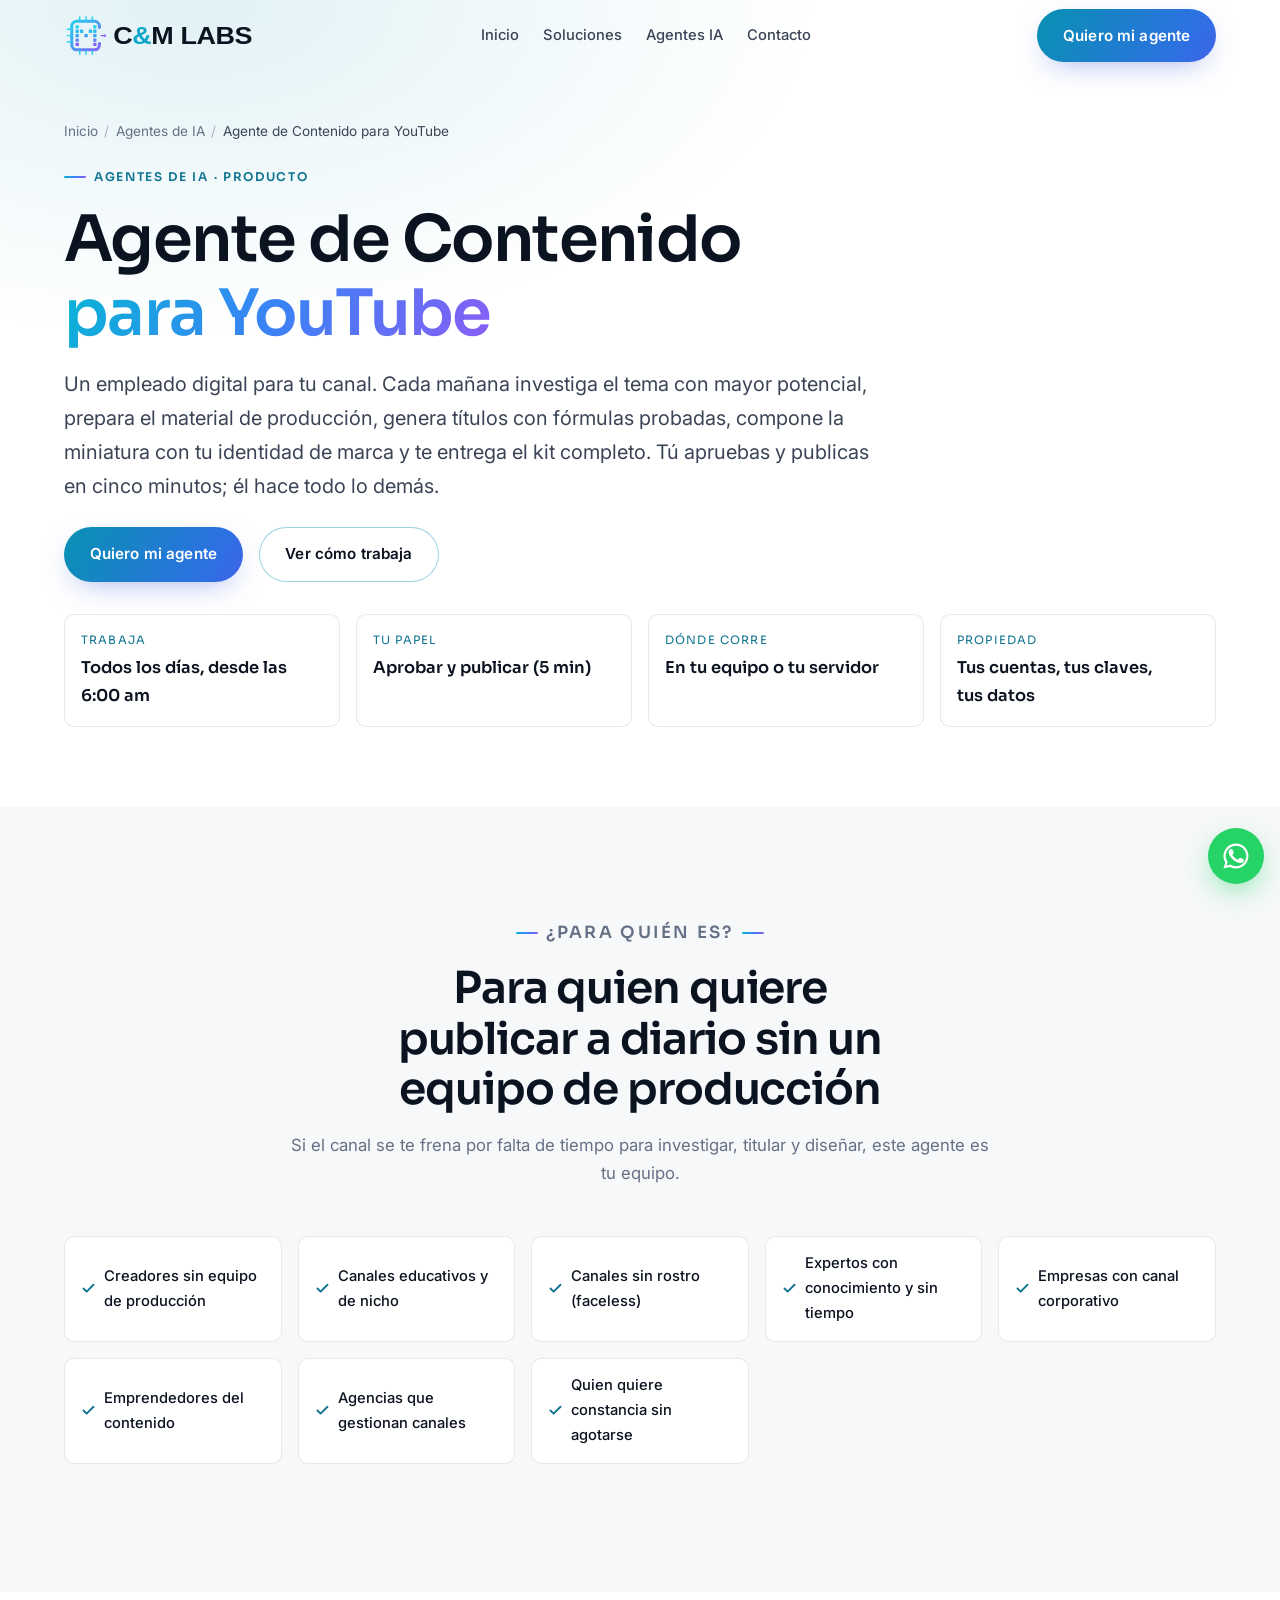
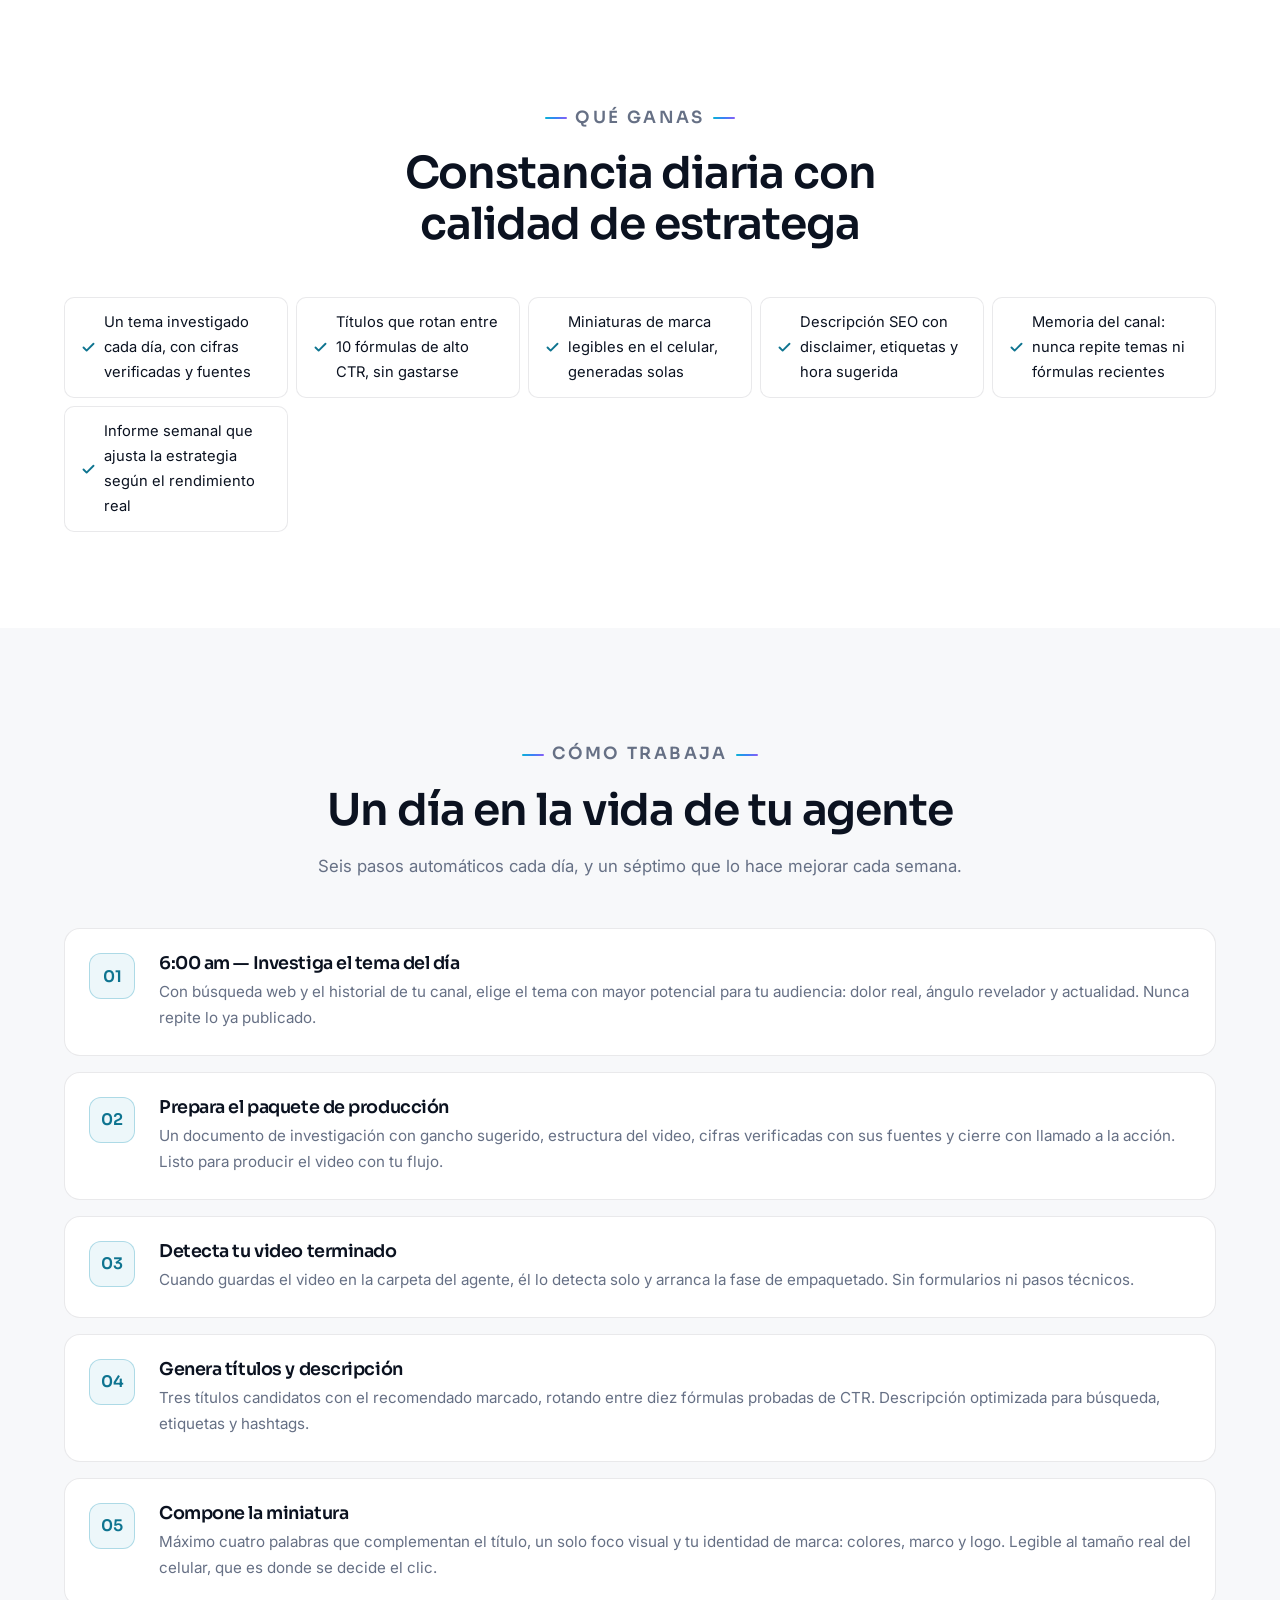
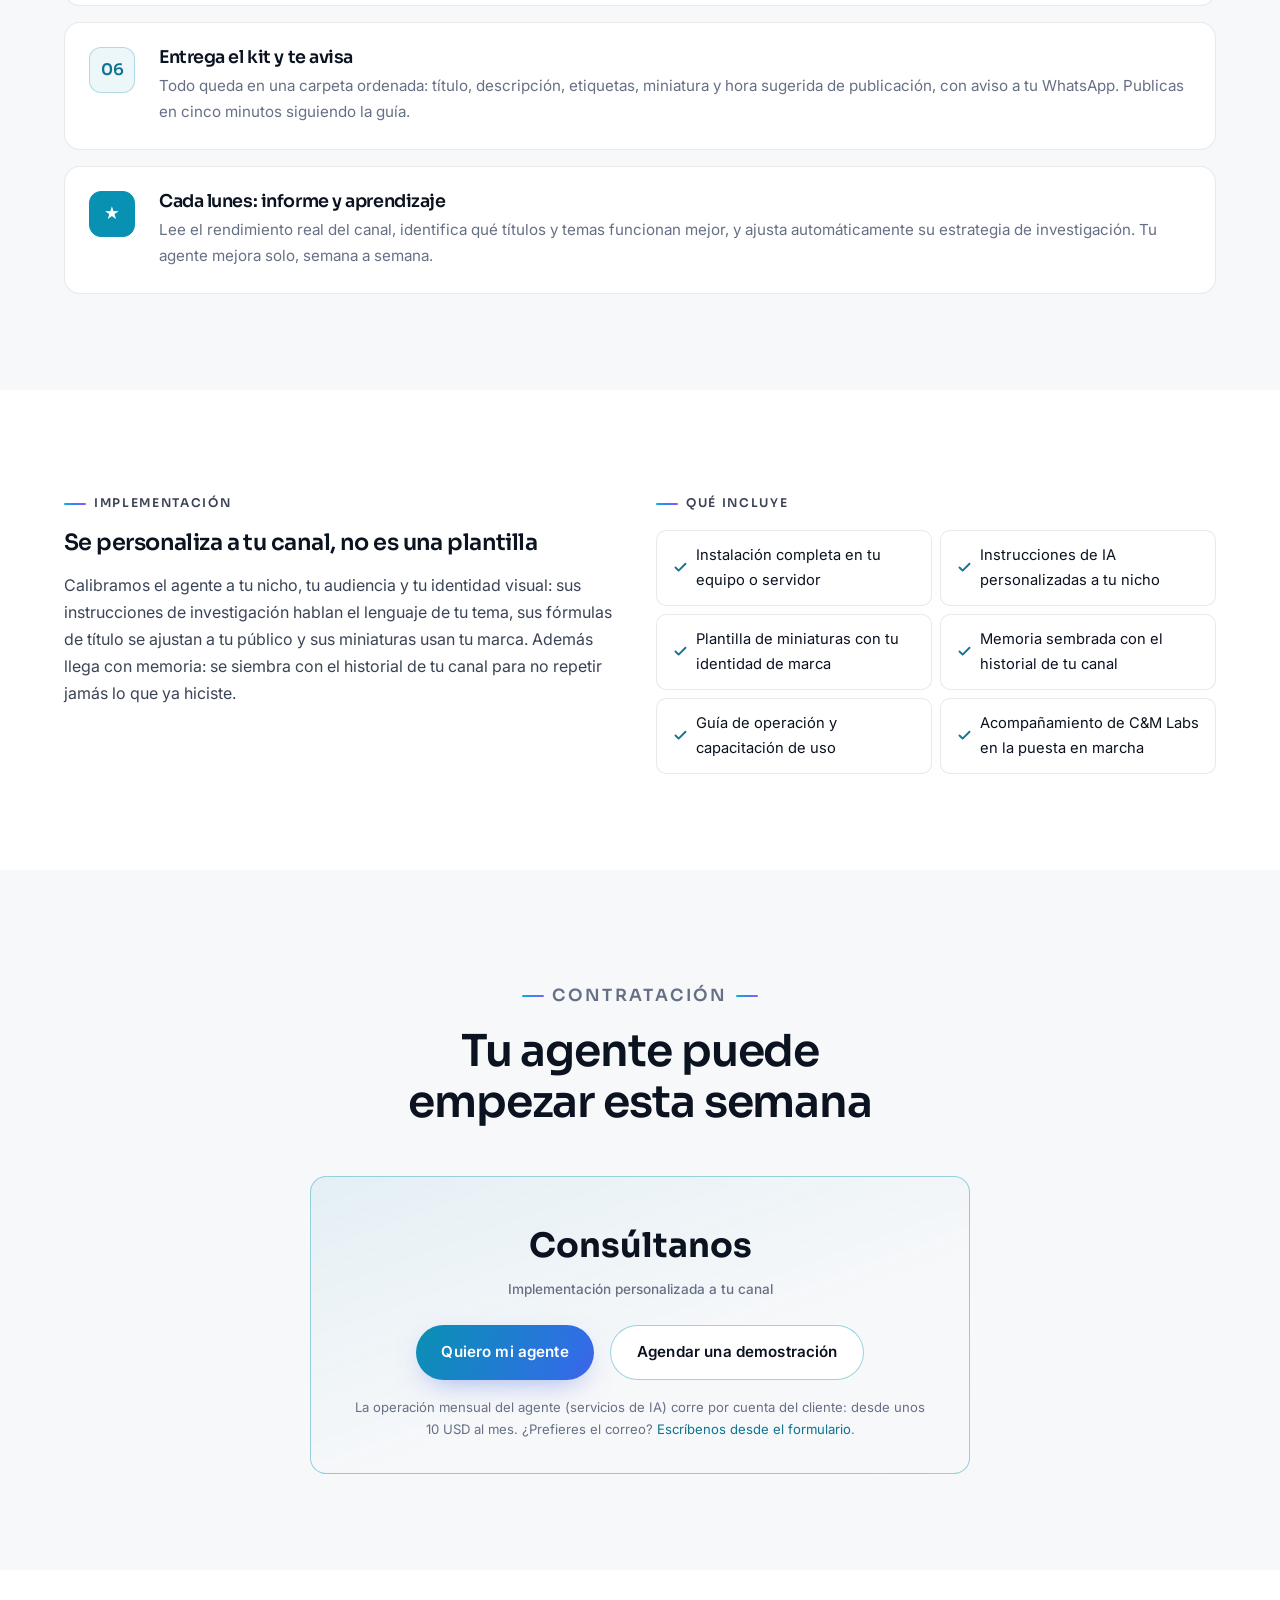
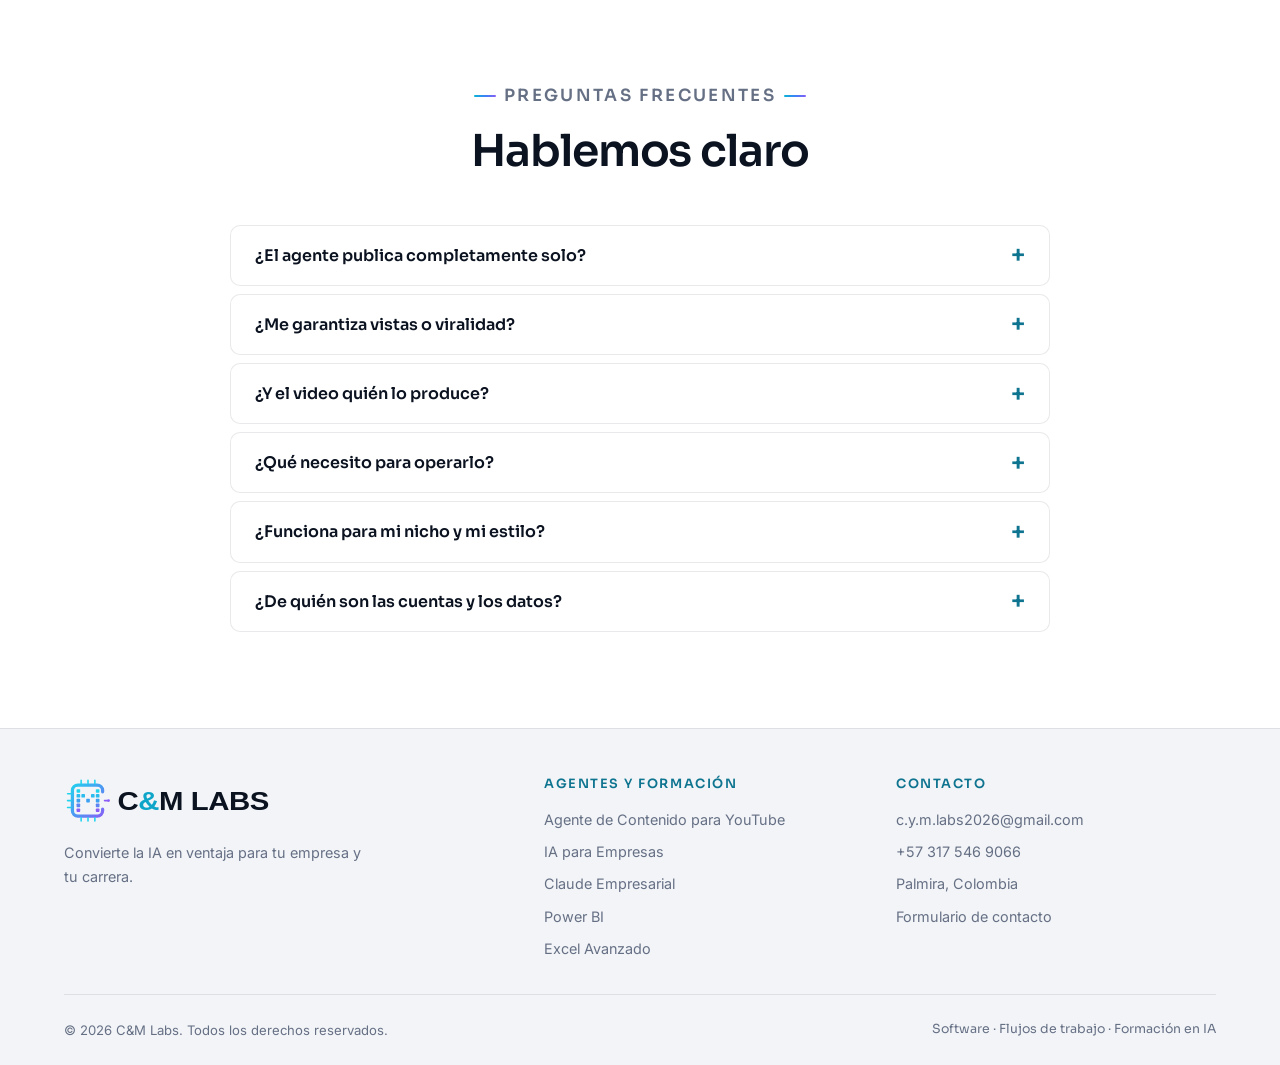
<file: agentes/agente-contenido-youtube.html>
<!DOCTYPE html>
<html lang="es">
<head>
<meta charset="UTF-8">
<meta name="viewport" content="width=device-width, initial-scale=1.0">

<title>Agente de Contenido para YouTube | Agentes de IA C&amp;M Labs</title>
<meta name="description" content="Un agente de IA que trabaja para tu canal cada mañana: investiga el tema del día, genera títulos de alto CTR, compone la miniatura con tu marca y te deja el kit listo para publicar.">
<meta name="theme-color" content="#FFFFFF">
<link rel="canonical" href="https://cymlabs2026-jpg.github.io/agentes/agente-contenido-youtube.html">

<meta property="og:type" content="website">
<meta property="og:locale" content="es_LA">
<meta property="og:site_name" content="C&amp;M Labs">
<meta property="og:title" content="Agente de Contenido para YouTube | C&amp;M Labs">
<meta property="og:description" content="Tu empleado digital: investiga, titula, diseña la miniatura y prepara la publicación de tu canal, todos los días.">
<meta property="og:url" content="https://cymlabs2026-jpg.github.io/agentes/agente-contenido-youtube.html">
<meta property="og:image" content="https://cymlabs2026-jpg.github.io/assets/logo-perfil.png">

<link rel="icon" type="image/svg+xml" href="../assets/favicon.svg?v=8">
<link rel="apple-touch-icon" href="../assets/favicon.svg?v=8">

<link rel="preconnect" href="https://fonts.googleapis.com">
<link rel="preconnect" href="https://fonts.gstatic.com" crossorigin>
<link href="https://fonts.googleapis.com/css2?family=Sora:wght@300;400;500;600;700&family=Inter:wght@400;500;600&display=swap" rel="stylesheet">

<link rel="stylesheet" href="../css/styles.css?v=8">
<link rel="stylesheet" href="../css/formacion.css?v=8">
<script src="../js/main.js?v=8" defer></script>

<noscript>
  <style>.revelar { opacity: 1; transform: none; }</style>
</noscript>

<script type="application/ld+json">
{
  "@context": "https://schema.org",
  "@type": "Service",
  "name": "Agente de Contenido para YouTube",
  "serviceType": "Agente de Inteligencia Artificial personalizado",
  "description": "Agente de IA que automatiza la producción de contenido de un canal de YouTube: investigación diaria del tema, generación de títulos de alto CTR, descripción SEO, miniatura de marca y kit de publicación.",
  "provider": {
    "@type": "Organization",
    "name": "C&M Labs",
    "url": "https://cymlabs2026-jpg.github.io/"
  },
  "areaServed": "Latinoamérica",
  "inLanguage": "es"
}
</script>
</head>

<body>

<a class="saltar-contenido" href="#contenido">Saltar al contenido</a>

<!-- ============================ NAVEGACIÓN ============================ -->
<header class="nav" id="nav">
  <div class="contenedor nav__inner">
    <a class="nav__logo" href="../index.html" aria-label="C&amp;M Labs, ir al inicio">
      <img src="../assets/logo.svg?v=8" alt="C&amp;M Labs" width="320" height="96">
    </a>

    <nav class="nav__enlaces" aria-label="Navegación principal">
      <a class="nav__enlace" href="../index.html">Inicio</a>
      <a class="nav__enlace" href="../index.html#soluciones">Soluciones</a>
      <a class="nav__enlace" href="../index.html#agentes">Agentes IA</a>
      <a class="nav__enlace" href="../index.html#contacto">Contacto</a>
    </nav>

    <a class="boton boton--primario nav__cta" href="#contratacion">Quiero mi agente</a>

    <button class="nav__hamburguesa" id="hamburguesa" aria-expanded="false" aria-controls="menu-movil" aria-label="Abrir menú de navegación">
      <span></span><span></span><span></span>
    </button>
  </div>
</header>

<div class="menu-movil" id="menu-movil">
  <a href="../index.html">Inicio</a>
  <a href="../index.html#soluciones">Soluciones</a>
  <a href="../index.html#agentes">Agentes IA</a>
  <a href="../index.html#contacto">Contacto</a>
  <a class="boton boton--primario" href="#contratacion">Quiero mi agente</a>
</div>

<main id="contenido">

<!-- ============================ HERO DEL PRODUCTO ============================ -->
<section class="curso-hero">
  <div class="contenedor">

    <nav class="migas" aria-label="Ruta de navegación">
      <a href="../index.html">Inicio</a>
      <span class="sep" aria-hidden="true">/</span>
      <a href="../index.html#agentes">Agentes de IA</a>
      <span class="sep" aria-hidden="true">/</span>
      <span aria-current="page">Agente de Contenido para YouTube</span>
    </nav>

    <p class="etiqueta">Agentes de IA · Producto</p>
    <h1>Agente de Contenido <span class="degradado-texto">para YouTube</span></h1>
    <p class="curso-hero__intro">
      Un empleado digital para tu canal. Cada mañana investiga el tema con mayor potencial,
      prepara el material de producción, genera títulos con fórmulas probadas, compone la
      miniatura con tu identidad de marca y te entrega el kit completo. Tú apruebas y publicas
      en cinco minutos; él hace todo lo demás.
    </p>

    <div class="curso-cta">
      <a class="boton boton--primario" href="#contratacion">Quiero mi agente</a>
      <a class="boton boton--secundario" href="#como-trabaja">Ver cómo trabaja</a>
    </div>

    <div class="curso-facts">
      <div class="fact">
        <p class="fact__label">Trabaja</p>
        <p class="fact__valor">Todos los días, desde las 6:00 am</p>
      </div>
      <div class="fact">
        <p class="fact__label">Tu papel</p>
        <p class="fact__valor">Aprobar y publicar (5 min)</p>
      </div>
      <div class="fact">
        <p class="fact__label">Dónde corre</p>
        <p class="fact__valor">En tu equipo o tu servidor</p>
      </div>
      <div class="fact">
        <p class="fact__label">Propiedad</p>
        <p class="fact__valor">Tus cuentas, tus claves, tus datos</p>
      </div>
    </div>

  </div>
</section>

<!-- ============================ PARA QUIÉN ============================ -->
<section class="seccion seccion--alt" id="para-quien">
  <div class="contenedor">
    <div class="seccion__cabecera revelar">
      <p class="etiqueta">¿Para quién es?</p>
      <h2>Para quien quiere publicar a diario sin un equipo de producción</h2>
      <p>Si el canal se te frena por falta de tiempo para investigar, titular y diseñar, este agente es tu equipo.</p>
    </div>

    <ul class="publico__grid revelar">
      <li class="publico__item"><svg viewBox="0 0 24 24" fill="none" stroke="currentColor" stroke-width="3" stroke-linecap="round" stroke-linejoin="round" aria-hidden="true"><path d="M20 6L9 17l-5-5"/></svg>Creadores sin equipo de producción</li>
      <li class="publico__item"><svg viewBox="0 0 24 24" fill="none" stroke="currentColor" stroke-width="3" stroke-linecap="round" stroke-linejoin="round" aria-hidden="true"><path d="M20 6L9 17l-5-5"/></svg>Canales educativos y de nicho</li>
      <li class="publico__item"><svg viewBox="0 0 24 24" fill="none" stroke="currentColor" stroke-width="3" stroke-linecap="round" stroke-linejoin="round" aria-hidden="true"><path d="M20 6L9 17l-5-5"/></svg>Canales sin rostro (faceless)</li>
      <li class="publico__item"><svg viewBox="0 0 24 24" fill="none" stroke="currentColor" stroke-width="3" stroke-linecap="round" stroke-linejoin="round" aria-hidden="true"><path d="M20 6L9 17l-5-5"/></svg>Expertos con conocimiento y sin tiempo</li>
      <li class="publico__item"><svg viewBox="0 0 24 24" fill="none" stroke="currentColor" stroke-width="3" stroke-linecap="round" stroke-linejoin="round" aria-hidden="true"><path d="M20 6L9 17l-5-5"/></svg>Empresas con canal corporativo</li>
      <li class="publico__item"><svg viewBox="0 0 24 24" fill="none" stroke="currentColor" stroke-width="3" stroke-linecap="round" stroke-linejoin="round" aria-hidden="true"><path d="M20 6L9 17l-5-5"/></svg>Emprendedores del contenido</li>
      <li class="publico__item"><svg viewBox="0 0 24 24" fill="none" stroke="currentColor" stroke-width="3" stroke-linecap="round" stroke-linejoin="round" aria-hidden="true"><path d="M20 6L9 17l-5-5"/></svg>Agencias que gestionan canales</li>
      <li class="publico__item"><svg viewBox="0 0 24 24" fill="none" stroke="currentColor" stroke-width="3" stroke-linecap="round" stroke-linejoin="round" aria-hidden="true"><path d="M20 6L9 17l-5-5"/></svg>Quien quiere constancia sin agotarse</li>
    </ul>
  </div>
</section>

<!-- ============================ QUÉ LOGRARÁS ============================ -->
<section class="seccion" id="logros">
  <div class="contenedor">
    <div class="seccion__cabecera revelar">
      <p class="etiqueta">Qué ganas</p>
      <h2>Constancia diaria con calidad de estratega</h2>
    </div>

    <ul class="formacion__lista revelar">
      <li><svg viewBox="0 0 24 24" fill="none" stroke="currentColor" stroke-width="3" stroke-linecap="round" stroke-linejoin="round" aria-hidden="true"><path d="M20 6L9 17l-5-5"/></svg>Un tema investigado cada día, con cifras verificadas y fuentes</li>
      <li><svg viewBox="0 0 24 24" fill="none" stroke="currentColor" stroke-width="3" stroke-linecap="round" stroke-linejoin="round" aria-hidden="true"><path d="M20 6L9 17l-5-5"/></svg>Títulos que rotan entre 10 fórmulas de alto CTR, sin gastarse</li>
      <li><svg viewBox="0 0 24 24" fill="none" stroke="currentColor" stroke-width="3" stroke-linecap="round" stroke-linejoin="round" aria-hidden="true"><path d="M20 6L9 17l-5-5"/></svg>Miniaturas de marca legibles en el celular, generadas solas</li>
      <li><svg viewBox="0 0 24 24" fill="none" stroke="currentColor" stroke-width="3" stroke-linecap="round" stroke-linejoin="round" aria-hidden="true"><path d="M20 6L9 17l-5-5"/></svg>Descripción SEO con disclaimer, etiquetas y hora sugerida</li>
      <li><svg viewBox="0 0 24 24" fill="none" stroke="currentColor" stroke-width="3" stroke-linecap="round" stroke-linejoin="round" aria-hidden="true"><path d="M20 6L9 17l-5-5"/></svg>Memoria del canal: nunca repite temas ni fórmulas recientes</li>
      <li><svg viewBox="0 0 24 24" fill="none" stroke="currentColor" stroke-width="3" stroke-linecap="round" stroke-linejoin="round" aria-hidden="true"><path d="M20 6L9 17l-5-5"/></svg>Informe semanal que ajusta la estrategia según el rendimiento real</li>
    </ul>
  </div>
</section>

<!-- ============================ CÓMO TRABAJA ============================ -->
<section class="seccion seccion--alt" id="como-trabaja">
  <div class="contenedor">
    <div class="seccion__cabecera revelar">
      <p class="etiqueta">Cómo trabaja</p>
      <h2>Un día en la vida de tu agente</h2>
      <p>Seis pasos automáticos cada día, y un séptimo que lo hace mejorar cada semana.</p>
    </div>

    <div class="temario revelar">
      <article class="modulo">
        <div class="modulo__num" aria-hidden="true"></div>
        <div>
          <h3>6:00 am — Investiga el tema del día</h3>
          <p>Con búsqueda web y el historial de tu canal, elige el tema con mayor potencial para tu audiencia: dolor real, ángulo revelador y actualidad. Nunca repite lo ya publicado.</p>
        </div>
      </article>

      <article class="modulo">
        <div class="modulo__num" aria-hidden="true"></div>
        <div>
          <h3>Prepara el paquete de producción</h3>
          <p>Un documento de investigación con gancho sugerido, estructura del video, cifras verificadas con sus fuentes y cierre con llamado a la acción. Listo para producir el video con tu flujo.</p>
        </div>
      </article>

      <article class="modulo">
        <div class="modulo__num" aria-hidden="true"></div>
        <div>
          <h3>Detecta tu video terminado</h3>
          <p>Cuando guardas el video en la carpeta del agente, él lo detecta solo y arranca la fase de empaquetado. Sin formularios ni pasos técnicos.</p>
        </div>
      </article>

      <article class="modulo">
        <div class="modulo__num" aria-hidden="true"></div>
        <div>
          <h3>Genera títulos y descripción</h3>
          <p>Tres títulos candidatos con el recomendado marcado, rotando entre diez fórmulas probadas de CTR. Descripción optimizada para búsqueda, etiquetas y hashtags.</p>
        </div>
      </article>

      <article class="modulo">
        <div class="modulo__num" aria-hidden="true"></div>
        <div>
          <h3>Compone la miniatura</h3>
          <p>Máximo cuatro palabras que complementan el título, un solo foco visual y tu identidad de marca: colores, marco y logo. Legible al tamaño real del celular, que es donde se decide el clic.</p>
        </div>
      </article>

      <article class="modulo">
        <div class="modulo__num" aria-hidden="true"></div>
        <div>
          <h3>Entrega el kit y te avisa</h3>
          <p>Todo queda en una carpeta ordenada: título, descripción, etiquetas, miniatura y hora sugerida de publicación, con aviso a tu WhatsApp. Publicas en cinco minutos siguiendo la guía.</p>
        </div>
      </article>

      <article class="modulo modulo--final">
        <div class="modulo__num" aria-hidden="true"></div>
        <div>
          <h3>Cada lunes: informe y aprendizaje</h3>
          <p>Lee el rendimiento real del canal, identifica qué títulos y temas funcionan mejor, y ajusta automáticamente su estrategia de investigación. Tu agente mejora solo, semana a semana.</p>
        </div>
      </article>
    </div>
  </div>
</section>

<!-- ============================ IMPLEMENTACIÓN + INCLUYE ============================ -->
<section class="seccion" id="incluye">
  <div class="contenedor">
    <div class="incluye-grid revelar">
      <div>
        <p class="etiqueta">Implementación</p>
        <h3>Se personaliza a tu canal, no es una plantilla</h3>
        <p>
          Calibramos el agente a tu nicho, tu audiencia y tu identidad visual: sus instrucciones de
          investigación hablan el lenguaje de tu tema, sus fórmulas de título se ajustan a tu público
          y sus miniaturas usan tu marca. Además llega con memoria: se siembra con el historial de
          tu canal para no repetir jamás lo que ya hiciste.
        </p>
      </div>

      <div>
        <p class="etiqueta">Qué incluye</p>
        <ul class="formacion__lista">
          <li><svg viewBox="0 0 24 24" fill="none" stroke="currentColor" stroke-width="3" stroke-linecap="round" stroke-linejoin="round" aria-hidden="true"><path d="M20 6L9 17l-5-5"/></svg>Instalación completa en tu equipo o servidor</li>
          <li><svg viewBox="0 0 24 24" fill="none" stroke="currentColor" stroke-width="3" stroke-linecap="round" stroke-linejoin="round" aria-hidden="true"><path d="M20 6L9 17l-5-5"/></svg>Instrucciones de IA personalizadas a tu nicho</li>
          <li><svg viewBox="0 0 24 24" fill="none" stroke="currentColor" stroke-width="3" stroke-linecap="round" stroke-linejoin="round" aria-hidden="true"><path d="M20 6L9 17l-5-5"/></svg>Plantilla de miniaturas con tu identidad de marca</li>
          <li><svg viewBox="0 0 24 24" fill="none" stroke="currentColor" stroke-width="3" stroke-linecap="round" stroke-linejoin="round" aria-hidden="true"><path d="M20 6L9 17l-5-5"/></svg>Memoria sembrada con el historial de tu canal</li>
          <li><svg viewBox="0 0 24 24" fill="none" stroke="currentColor" stroke-width="3" stroke-linecap="round" stroke-linejoin="round" aria-hidden="true"><path d="M20 6L9 17l-5-5"/></svg>Guía de operación y capacitación de uso</li>
          <li><svg viewBox="0 0 24 24" fill="none" stroke="currentColor" stroke-width="3" stroke-linecap="round" stroke-linejoin="round" aria-hidden="true"><path d="M20 6L9 17l-5-5"/></svg>Acompañamiento de C&amp;M Labs en la puesta en marcha</li>
        </ul>
      </div>
    </div>
  </div>
</section>

<!-- ============================ CONTRATACIÓN ============================ -->
<section class="seccion seccion--alt" id="contratacion">
  <div class="contenedor">
    <div class="seccion__cabecera revelar">
      <p class="etiqueta">Contratación</p>
      <h2>Tu agente puede empezar esta semana</h2>
    </div>

    <div class="inscripcion-card revelar">
      <!-- PENDIENTE: cuando definas el precio del producto, reemplaza "Consúltanos" por el valor,
           p. ej. <p class="precio">$X.XXX.XXX COP<small>implementación + mensualidad de acompañamiento</small></p> -->
      <p class="precio">Consúltanos<small>Implementación personalizada a tu canal</small></p>

      <div class="curso-cta">
        <a class="boton boton--primario" href="https://wa.me/573175469066?text=Hola%20C%26M%20Labs%2C%20quiero%20el%20Agente%20de%20Contenido%20para%20YouTube%20para%20mi%20canal." target="_blank" rel="noopener" data-whatsapp>
          Quiero mi agente
        </a>
        <a class="boton boton--secundario" href="https://calendly.com/c-y-m-labs2026/30min" target="_blank" rel="noopener" data-calendly>
          Agendar una demostración
        </a>
      </div>

      <p class="nota">
        La operación mensual del agente (servicios de IA) corre por cuenta del cliente: desde unos
        10&nbsp;USD al mes. ¿Prefieres el correo?
        <a href="../index.html#contacto" style="color: var(--cian-ia);">Escríbenos desde el formulario</a>.
      </p>
    </div>
  </div>
</section>

<!-- ============================ FAQ ============================ -->
<section class="seccion" id="faq">
  <div class="contenedor">
    <div class="seccion__cabecera revelar">
      <p class="etiqueta">Preguntas frecuentes</p>
      <h2>Hablemos claro</h2>
    </div>

    <div class="faq revelar">
      <details>
        <summary>¿El agente publica completamente solo?</summary>
        <p>Hoy prepara todo y tú publicas en cinco minutos: la aprobación humana protege tu canal de errores y es lo que YouTube favorece. La publicación 100% automática está disponible como ampliación (requiere un trámite de verificación con YouTube que te acompañamos a hacer).</p>
      </details>
      <details>
        <summary>¿Me garantiza vistas o viralidad?</summary>
        <p>No — y desconfía de quien te lo prometa. Lo que sí hace es aplicar sistemáticamente lo que funciona (fórmulas de título de alto CTR, miniaturas legibles, constancia diaria) y aprender cada semana del rendimiento real de tu canal. La viralidad no se garantiza: se persigue con método.</p>
      </details>
      <details>
        <summary>¿Y el video quién lo produce?</summary>
        <p>El agente te entrega el paquete de investigación listo para producir el video con tu flujo actual (grabación propia, herramientas de IA como NotebookLM, o tu editor). El ensamblado automático del video completo es la siguiente evolución del producto, en desarrollo.</p>
      </details>
      <details>
        <summary>¿Qué necesito para operarlo?</summary>
        <p>Un computador que esté encendido en el horario de trabajo del agente, o un servidor en la nube desde unos 6 USD/mes. Los servicios de IA que consume cuestan desde unos 10 USD/mes según el uso. Todo queda contratado a tu nombre.</p>
      </details>
      <details>
        <summary>¿Funciona para mi nicho y mi estilo?</summary>
        <p>Sí: no es una plantilla genérica. En la implementación calibramos sus instrucciones a tu tema, tu audiencia y tu tono, cargamos tu identidad visual y sembramos su memoria con tu historial. El agente escribe como tu canal, no como un robot cualquiera.</p>
      </details>
      <details>
        <summary>¿De quién son las cuentas y los datos?</summary>
        <p>Tuyos, siempre: el agente corre en tu equipo o tu servidor, con tus claves y tus cuentas. Si algún día decides prescindir de nosotros, el agente sigue siendo tuyo. Nunca quedas atado.</p>
      </details>
    </div>
  </div>
</section>

</main>

<!-- ============================ PIE DE PÁGINA ============================ -->
<footer class="pie">
  <div class="contenedor">
    <div class="pie__grid">

      <div class="pie__marca">
        <div class="pie__logo">
          <img src="../assets/logo.svg?v=8" alt="C&amp;M Labs" width="320" height="96" loading="lazy">
        </div>
        <p>Convierte la IA en ventaja para tu empresa y tu carrera.</p>
      </div>

      <div>
        <h3>Agentes y formación</h3>
        <ul class="pie__lista">
          <li><a href="../agentes/agente-contenido-youtube.html">Agente de Contenido para YouTube</a></li>
          <li><a href="../formacion/ia-para-empresas.html">IA para Empresas</a></li>
          <li><a href="../formacion/claude-empresarial.html">Claude Empresarial</a></li>
          <li><a href="../formacion/power-bi.html">Power BI</a></li>
          <li><a href="../formacion/excel-avanzado.html">Excel Avanzado</a></li>
        </ul>
      </div>

      <div>
        <h3>Contacto</h3>
        <ul class="pie__lista">
          <li><a href="mailto:c.y.m.labs2026@gmail.com">c.y.m.labs2026@gmail.com</a></li>
          <li><a href="https://wa.me/573175469066" target="_blank" rel="noopener" data-whatsapp>+57 317 546 9066</a></li>
          <li>Palmira, Colombia</li>
          <li><a href="../index.html#contacto">Formulario de contacto</a></li>
        </ul>
      </div>

    </div>

    <div class="pie__base">
      <p>&copy; <span id="anio">2026</span> C&amp;M Labs. Todos los derechos reservados.</p>
      <p class="pie__ecosistema">
        <span>Software · Flujos de trabajo · Formación en IA</span>
      </p>
    </div>
  </div>
</footer>

<a class="whatsapp-flotante" href="https://wa.me/573175469066?text=Hola%20C%26M%20Labs%2C%20quiero%20informaci%C3%B3n%20sobre%20el%20Agente%20de%20Contenido%20para%20YouTube." target="_blank" rel="noopener" aria-label="Escríbenos por WhatsApp" data-whatsapp>
  <svg viewBox="0 0 24 24" fill="currentColor" aria-hidden="true"><path d="M17.5 14.4c-.3-.2-1.7-.9-2-1-.3-.1-.5-.1-.7.1-.2.3-.7 1-.9 1.2-.2.2-.3.2-.6.1-.3-.2-1.3-.5-2.4-1.5-.9-.8-1.5-1.8-1.7-2.1-.2-.3 0-.5.1-.6l.5-.5c.1-.2.2-.3.3-.5 0-.2 0-.4 0-.5 0-.2-.7-1.6-.9-2.2-.2-.6-.5-.5-.7-.5h-.6c-.2 0-.5.1-.8.4-.3.3-1 1-1 2.4s1.1 2.8 1.2 3c.2.2 2.1 3.3 5.2 4.6.7.3 1.3.5 1.7.6.7.2 1.4.2 1.9.1.6-.1 1.7-.7 2-1.4.2-.7.2-1.2.2-1.4-.1-.1-.3-.2-.6-.3z"/><path d="M12 2a10 10 0 0 0-8.6 15.1L2 22l5-1.3A10 10 0 1 0 12 2zm0 18.2a8.2 8.2 0 0 1-4.2-1.2l-.3-.2-3 .8.8-2.9-.2-.3A8.2 8.2 0 1 1 12 20.2z"/></svg>
</a>

</body>
</html>
</file>
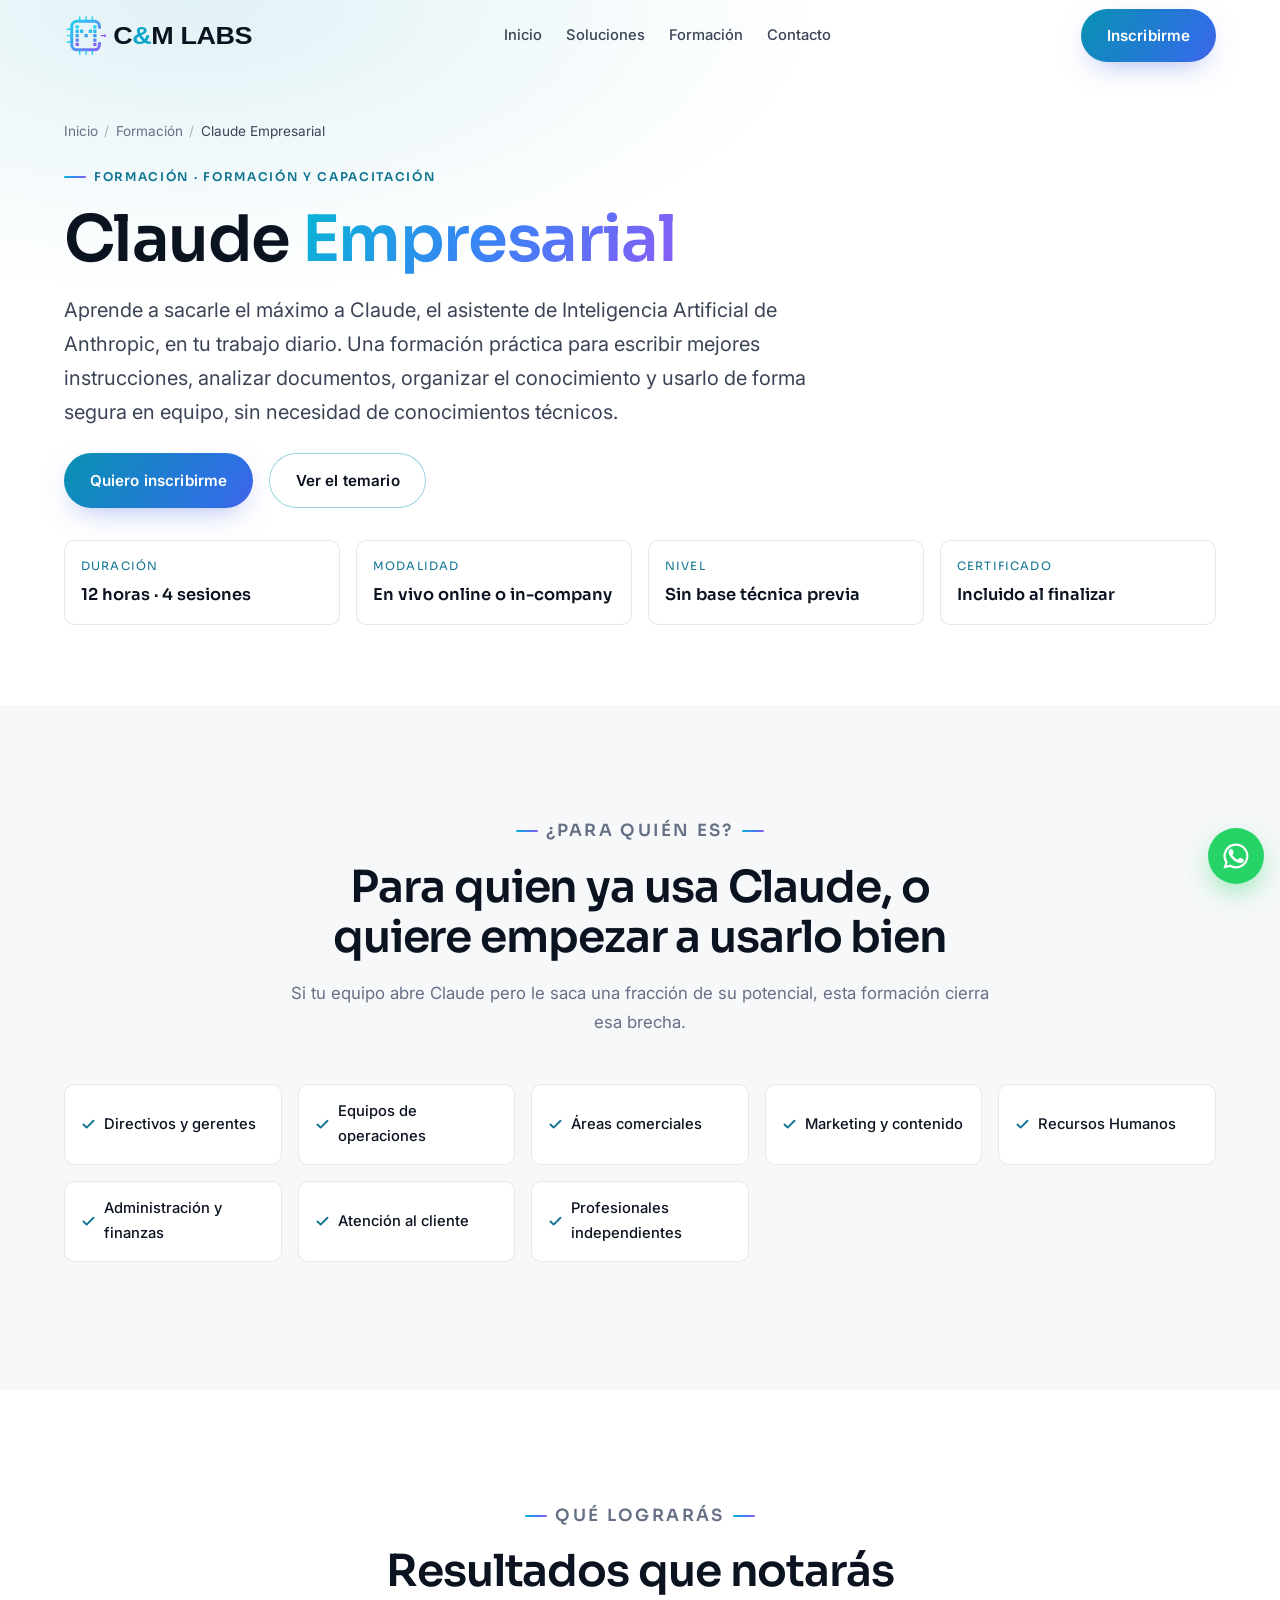
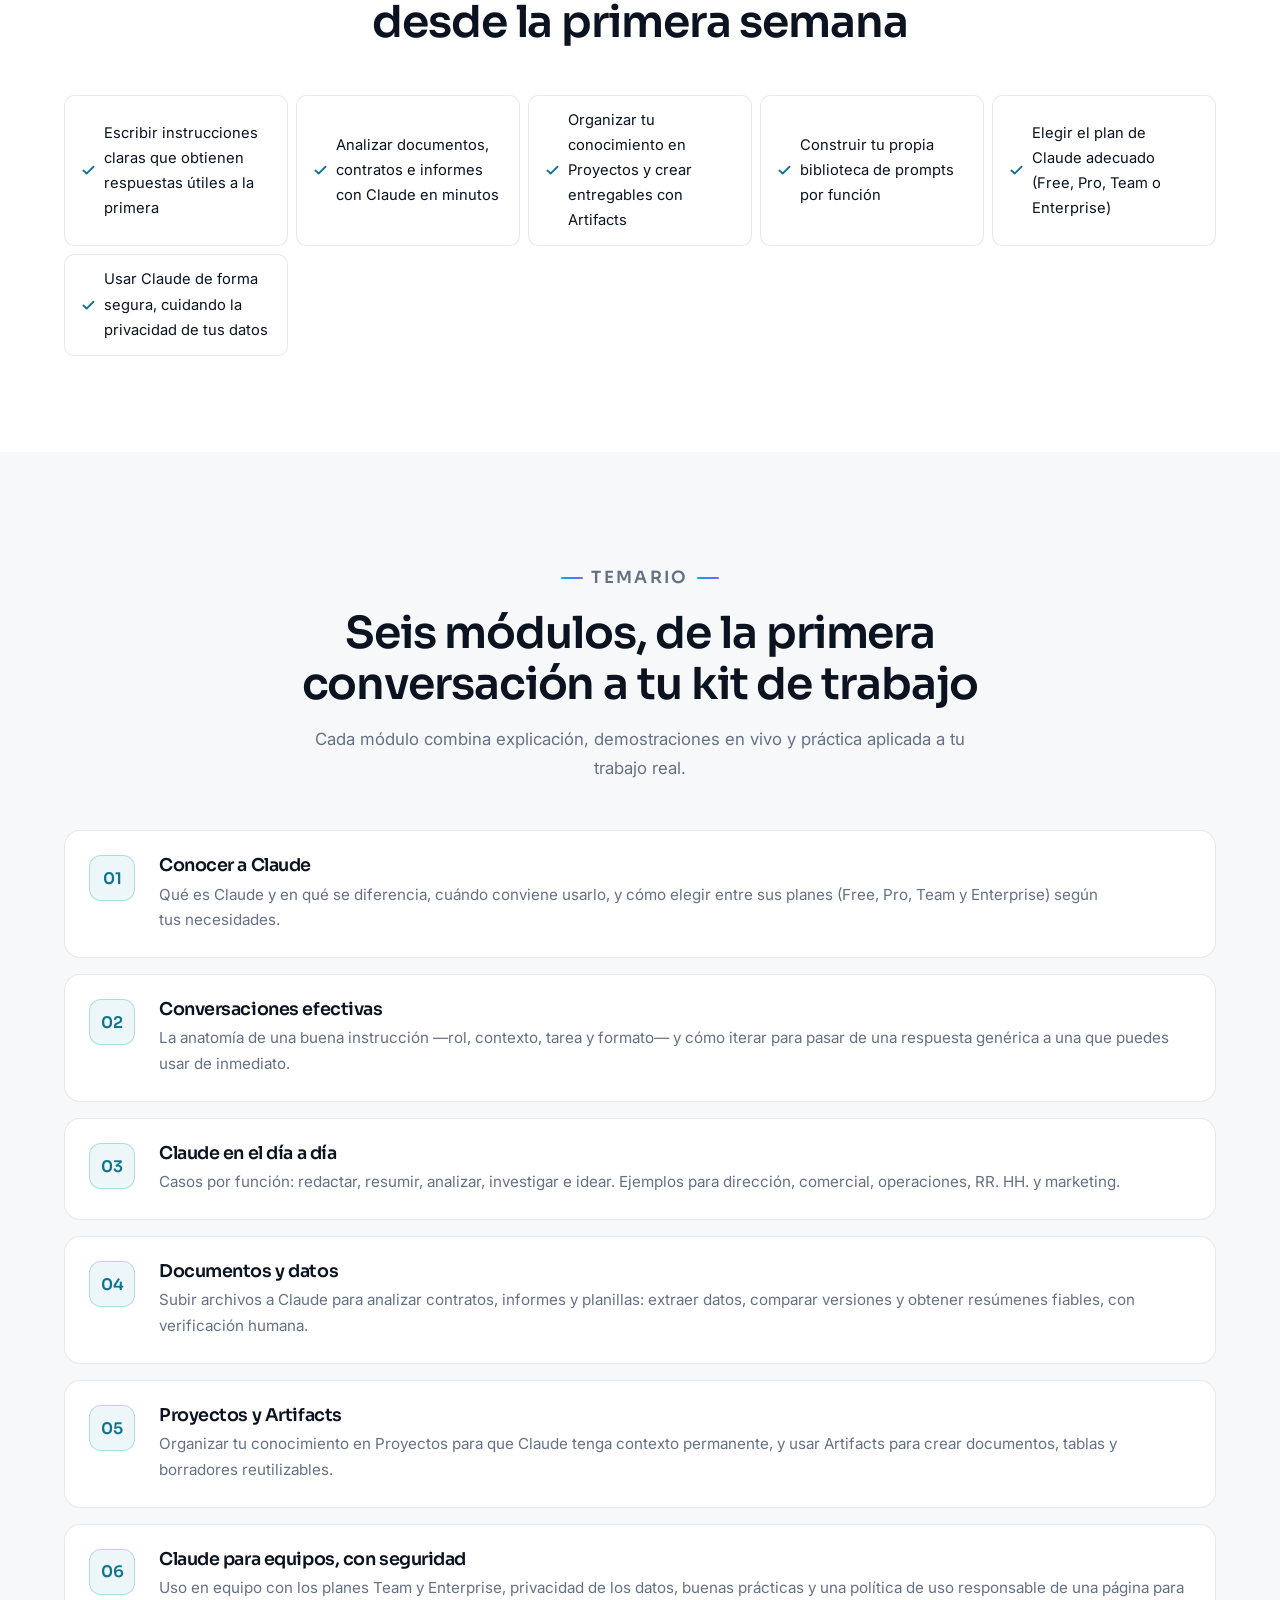
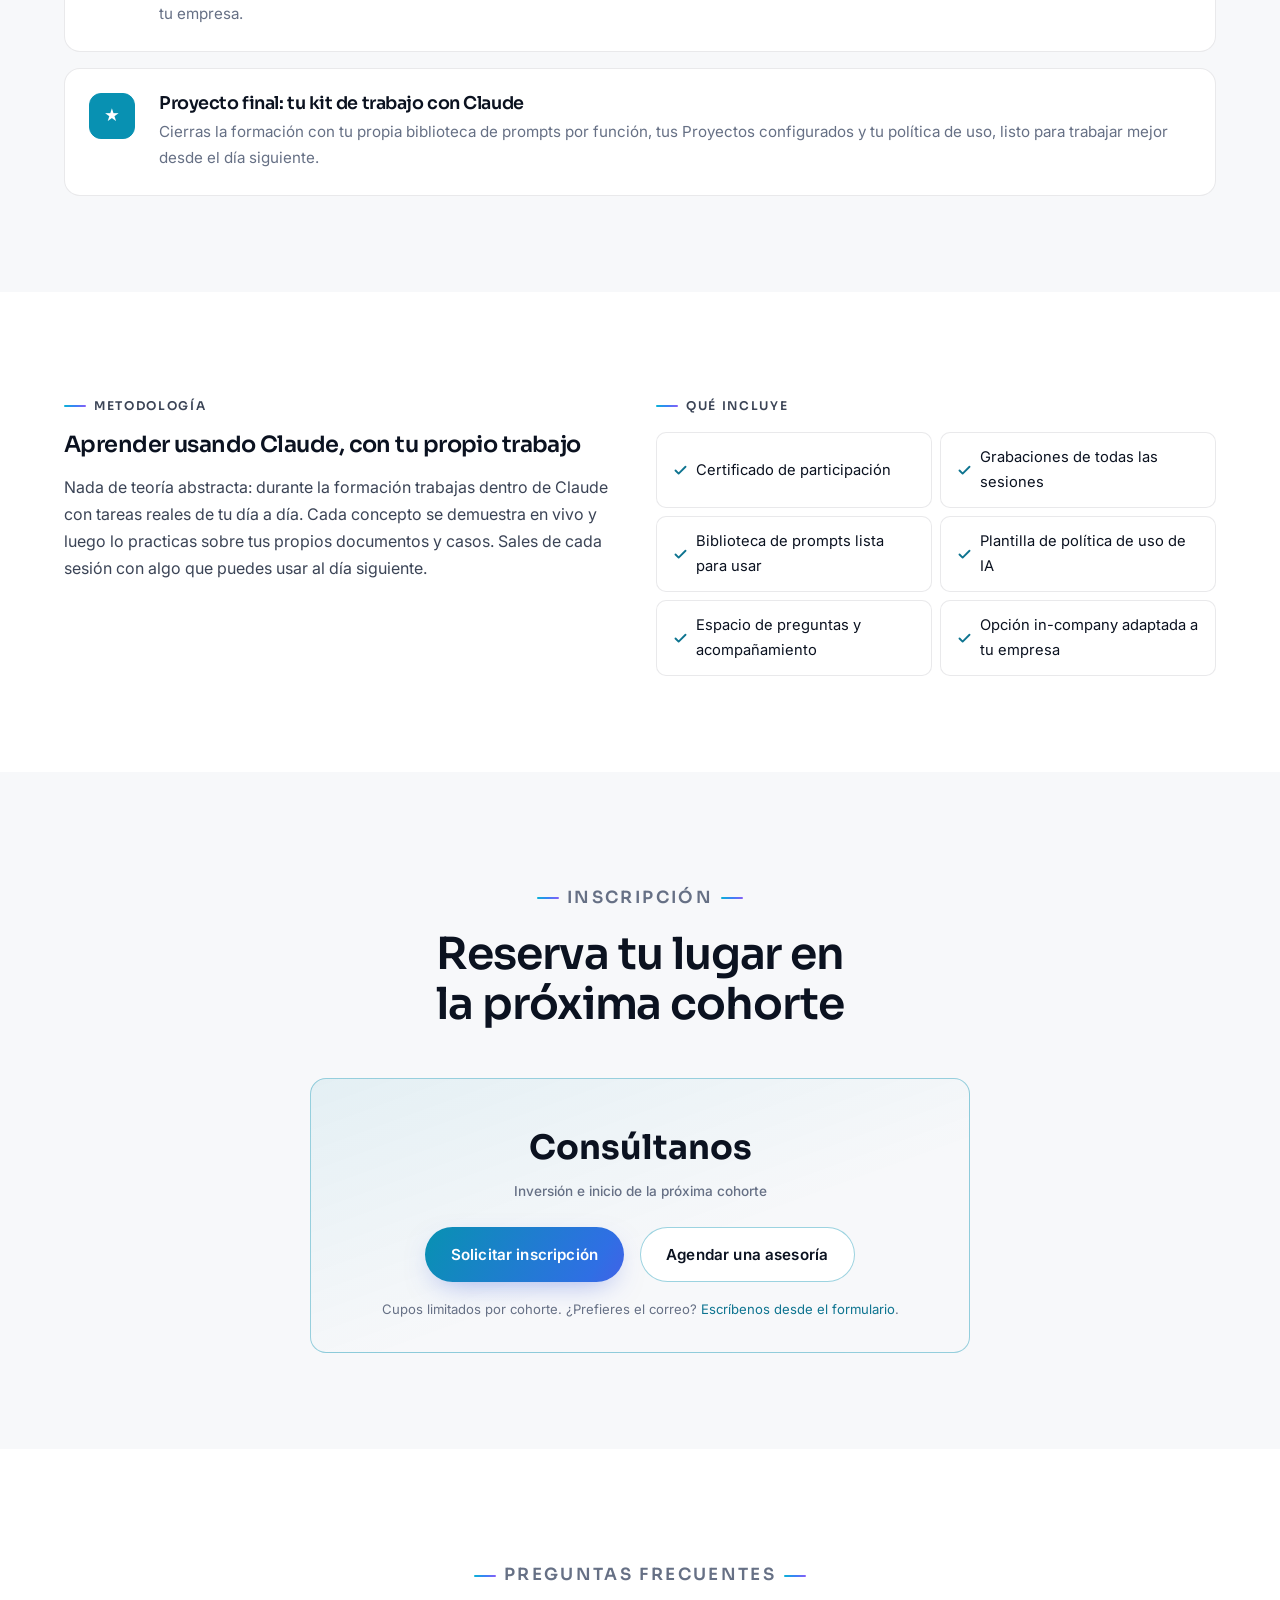
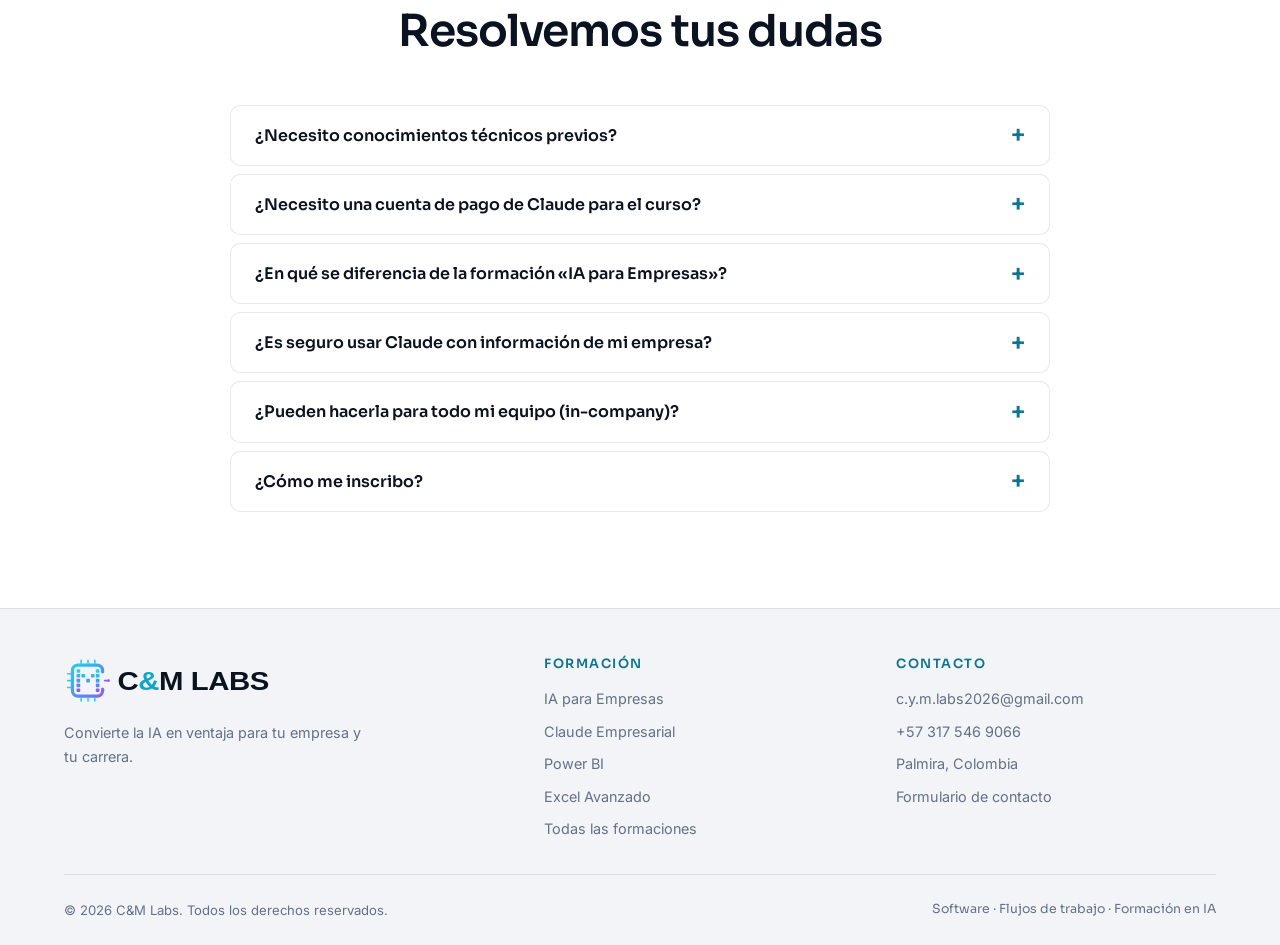
<file: formacion/claude-empresarial.html>
<!DOCTYPE html>
<html lang="es">
<head>
<meta charset="UTF-8">
<meta name="viewport" content="width=device-width, initial-scale=1.0">

<title>Claude Empresarial | Formación C&amp;M Labs</title>
<meta name="description" content="Formación práctica para dominar Claude, el asistente de IA de Anthropic, en el trabajo: conversaciones efectivas, análisis de documentos, Proyectos, Artifacts y uso seguro en equipo.">
<meta name="theme-color" content="#FFFFFF">
<link rel="canonical" href="https://cymlabs2026-jpg.github.io/formacion/claude-empresarial.html">

<meta property="og:type" content="website">
<meta property="og:locale" content="es_LA">
<meta property="og:site_name" content="C&amp;M Labs">
<meta property="og:title" content="Claude Empresarial | Formación C&amp;M Labs">
<meta property="og:description" content="Domina Claude en tu empresa: conversaciones efectivas, documentos, Proyectos y Artifacts, y uso seguro en equipo.">
<meta property="og:url" content="https://cymlabs2026-jpg.github.io/formacion/claude-empresarial.html">
<meta property="og:image" content="https://cymlabs2026-jpg.github.io/assets/logo-perfil.png">

<link rel="icon" type="image/svg+xml" href="../assets/favicon.svg?v=8">
<link rel="apple-touch-icon" href="../assets/favicon.svg?v=8">

<link rel="preconnect" href="https://fonts.googleapis.com">
<link rel="preconnect" href="https://fonts.gstatic.com" crossorigin>
<link href="https://fonts.googleapis.com/css2?family=Sora:wght@300;400;500;600;700&family=Inter:wght@400;500;600&display=swap" rel="stylesheet">

<link rel="stylesheet" href="../css/styles.css?v=8">
<link rel="stylesheet" href="../css/formacion.css?v=8">
<script src="../js/main.js?v=8" defer></script>

<noscript>
  <style>.revelar { opacity: 1; transform: none; }</style>
</noscript>

<script type="application/ld+json">
{
  "@context": "https://schema.org",
  "@type": "Course",
  "name": "Claude Empresarial",
  "description": "Formación práctica para que equipos y profesionales dominen Claude, el asistente de IA de Anthropic, en su trabajo diario: conversaciones efectivas, análisis de documentos, Proyectos, Artifacts y uso seguro en equipo.",
  "provider": {
    "@type": "Organization",
    "name": "C&M Labs",
    "url": "https://cymlabs2026-jpg.github.io/"
  },
  "inLanguage": "es",
  "about": ["Claude", "Anthropic", "Inteligencia Artificial", "Asistentes de IA", "Productividad"],
  "audience": {
    "@type": "Audience",
    "audienceType": "Equipos y profesionales de empresas"
  },
  "hasCourseInstance": {
    "@type": "CourseInstance",
    "courseMode": "online",
    "courseWorkload": "PT12H"
  }
}
</script>
</head>

<body>

<a class="saltar-contenido" href="#contenido">Saltar al contenido</a>

<!-- ============================ NAVEGACIÓN ============================ -->
<header class="nav" id="nav">
  <div class="contenedor nav__inner">
    <a class="nav__logo" href="../index.html" aria-label="C&amp;M Labs, ir al inicio">
      <img src="../assets/logo.svg?v=8" alt="C&amp;M Labs" width="320" height="96">
    </a>

    <nav class="nav__enlaces" aria-label="Navegación principal">
      <a class="nav__enlace" href="../index.html">Inicio</a>
      <a class="nav__enlace" href="../index.html#soluciones">Soluciones</a>
      <a class="nav__enlace" href="../index.html#formacion">Formación</a>
      <a class="nav__enlace" href="../index.html#contacto">Contacto</a>
    </nav>

    <a class="boton boton--primario nav__cta" href="#inscripcion">Inscribirme</a>

    <button class="nav__hamburguesa" id="hamburguesa" aria-expanded="false" aria-controls="menu-movil" aria-label="Abrir menú de navegación">
      <span></span><span></span><span></span>
    </button>
  </div>
</header>

<div class="menu-movil" id="menu-movil">
  <a href="../index.html">Inicio</a>
  <a href="../index.html#soluciones">Soluciones</a>
  <a href="../index.html#formacion">Formación</a>
  <a href="../index.html#contacto">Contacto</a>
  <a class="boton boton--primario" href="#inscripcion">Inscribirme</a>
</div>

<main id="contenido">

<!-- ============================ HERO DEL CURSO ============================ -->
<section class="curso-hero">
  <div class="contenedor">

    <nav class="migas" aria-label="Ruta de navegación">
      <a href="../index.html">Inicio</a>
      <span class="sep" aria-hidden="true">/</span>
      <a href="../index.html#formacion">Formación</a>
      <span class="sep" aria-hidden="true">/</span>
      <span aria-current="page">Claude Empresarial</span>
    </nav>

    <p class="etiqueta">Formación · Formación y Capacitación</p>
    <h1>Claude <span class="degradado-texto">Empresarial</span></h1>
    <p class="curso-hero__intro">
      Aprende a sacarle el máximo a Claude, el asistente de Inteligencia Artificial de Anthropic,
      en tu trabajo diario. Una formación práctica para escribir mejores instrucciones, analizar
      documentos, organizar el conocimiento y usarlo de forma segura en equipo, sin necesidad de
      conocimientos técnicos.
    </p>

    <div class="curso-cta">
      <a class="boton boton--primario" href="#inscripcion">Quiero inscribirme</a>
      <a class="boton boton--secundario" href="#temario">Ver el temario</a>
    </div>

    <div class="curso-facts">
      <div class="fact">
        <p class="fact__label">Duración</p>
        <p class="fact__valor">12 horas · 4 sesiones</p>
      </div>
      <div class="fact">
        <p class="fact__label">Modalidad</p>
        <p class="fact__valor">En vivo online o in-company</p>
      </div>
      <div class="fact">
        <p class="fact__label">Nivel</p>
        <p class="fact__valor">Sin base técnica previa</p>
      </div>
      <div class="fact">
        <p class="fact__label">Certificado</p>
        <p class="fact__valor">Incluido al finalizar</p>
      </div>
    </div>
    <!-- PENDIENTE: ajustar duración, modalidad y fechas según el modelo de entrega que definas. -->

  </div>
</section>

<!-- ============================ PARA QUIÉN ============================ -->
<section class="seccion seccion--alt" id="para-quien">
  <div class="contenedor">
    <div class="seccion__cabecera revelar">
      <p class="etiqueta">¿Para quién es?</p>
      <h2>Para quien ya usa Claude, o quiere empezar a usarlo bien</h2>
      <p>Si tu equipo abre Claude pero le saca una fracción de su potencial, esta formación cierra esa brecha.</p>
    </div>

    <ul class="publico__grid revelar">
      <li class="publico__item"><svg viewBox="0 0 24 24" fill="none" stroke="currentColor" stroke-width="3" stroke-linecap="round" stroke-linejoin="round" aria-hidden="true"><path d="M20 6L9 17l-5-5"/></svg>Directivos y gerentes</li>
      <li class="publico__item"><svg viewBox="0 0 24 24" fill="none" stroke="currentColor" stroke-width="3" stroke-linecap="round" stroke-linejoin="round" aria-hidden="true"><path d="M20 6L9 17l-5-5"/></svg>Equipos de operaciones</li>
      <li class="publico__item"><svg viewBox="0 0 24 24" fill="none" stroke="currentColor" stroke-width="3" stroke-linecap="round" stroke-linejoin="round" aria-hidden="true"><path d="M20 6L9 17l-5-5"/></svg>Áreas comerciales</li>
      <li class="publico__item"><svg viewBox="0 0 24 24" fill="none" stroke="currentColor" stroke-width="3" stroke-linecap="round" stroke-linejoin="round" aria-hidden="true"><path d="M20 6L9 17l-5-5"/></svg>Marketing y contenido</li>
      <li class="publico__item"><svg viewBox="0 0 24 24" fill="none" stroke="currentColor" stroke-width="3" stroke-linecap="round" stroke-linejoin="round" aria-hidden="true"><path d="M20 6L9 17l-5-5"/></svg>Recursos Humanos</li>
      <li class="publico__item"><svg viewBox="0 0 24 24" fill="none" stroke="currentColor" stroke-width="3" stroke-linecap="round" stroke-linejoin="round" aria-hidden="true"><path d="M20 6L9 17l-5-5"/></svg>Administración y finanzas</li>
      <li class="publico__item"><svg viewBox="0 0 24 24" fill="none" stroke="currentColor" stroke-width="3" stroke-linecap="round" stroke-linejoin="round" aria-hidden="true"><path d="M20 6L9 17l-5-5"/></svg>Atención al cliente</li>
      <li class="publico__item"><svg viewBox="0 0 24 24" fill="none" stroke="currentColor" stroke-width="3" stroke-linecap="round" stroke-linejoin="round" aria-hidden="true"><path d="M20 6L9 17l-5-5"/></svg>Profesionales independientes</li>
    </ul>
  </div>
</section>

<!-- ============================ QUÉ LOGRARÁS ============================ -->
<section class="seccion" id="logros">
  <div class="contenedor">
    <div class="seccion__cabecera revelar">
      <p class="etiqueta">Qué lograrás</p>
      <h2>Resultados que notarás desde la primera semana</h2>
    </div>

    <ul class="formacion__lista revelar">
      <li><svg viewBox="0 0 24 24" fill="none" stroke="currentColor" stroke-width="3" stroke-linecap="round" stroke-linejoin="round" aria-hidden="true"><path d="M20 6L9 17l-5-5"/></svg>Escribir instrucciones claras que obtienen respuestas útiles a la primera</li>
      <li><svg viewBox="0 0 24 24" fill="none" stroke="currentColor" stroke-width="3" stroke-linecap="round" stroke-linejoin="round" aria-hidden="true"><path d="M20 6L9 17l-5-5"/></svg>Analizar documentos, contratos e informes con Claude en minutos</li>
      <li><svg viewBox="0 0 24 24" fill="none" stroke="currentColor" stroke-width="3" stroke-linecap="round" stroke-linejoin="round" aria-hidden="true"><path d="M20 6L9 17l-5-5"/></svg>Organizar tu conocimiento en Proyectos y crear entregables con Artifacts</li>
      <li><svg viewBox="0 0 24 24" fill="none" stroke="currentColor" stroke-width="3" stroke-linecap="round" stroke-linejoin="round" aria-hidden="true"><path d="M20 6L9 17l-5-5"/></svg>Construir tu propia biblioteca de prompts por función</li>
      <li><svg viewBox="0 0 24 24" fill="none" stroke="currentColor" stroke-width="3" stroke-linecap="round" stroke-linejoin="round" aria-hidden="true"><path d="M20 6L9 17l-5-5"/></svg>Elegir el plan de Claude adecuado (Free, Pro, Team o Enterprise)</li>
      <li><svg viewBox="0 0 24 24" fill="none" stroke="currentColor" stroke-width="3" stroke-linecap="round" stroke-linejoin="round" aria-hidden="true"><path d="M20 6L9 17l-5-5"/></svg>Usar Claude de forma segura, cuidando la privacidad de tus datos</li>
    </ul>
  </div>
</section>

<!-- ============================ TEMARIO ============================ -->
<section class="seccion seccion--alt" id="temario">
  <div class="contenedor">
    <div class="seccion__cabecera revelar">
      <p class="etiqueta">Temario</p>
      <h2>Seis módulos, de la primera conversación a tu kit de trabajo</h2>
      <p>Cada módulo combina explicación, demostraciones en vivo y práctica aplicada a tu trabajo real.</p>
    </div>

    <div class="temario revelar">
      <article class="modulo">
        <div class="modulo__num" aria-hidden="true"></div>
        <div>
          <h3>Conocer a Claude</h3>
          <p>Qué es Claude y en qué se diferencia, cuándo conviene usarlo, y cómo elegir entre sus planes (Free, Pro, Team y Enterprise) según tus necesidades.</p>
        </div>
      </article>

      <article class="modulo">
        <div class="modulo__num" aria-hidden="true"></div>
        <div>
          <h3>Conversaciones efectivas</h3>
          <p>La anatomía de una buena instrucción —rol, contexto, tarea y formato— y cómo iterar para pasar de una respuesta genérica a una que puedes usar de inmediato.</p>
        </div>
      </article>

      <article class="modulo">
        <div class="modulo__num" aria-hidden="true"></div>
        <div>
          <h3>Claude en el día a día</h3>
          <p>Casos por función: redactar, resumir, analizar, investigar e idear. Ejemplos para dirección, comercial, operaciones, RR. HH. y marketing.</p>
        </div>
      </article>

      <article class="modulo">
        <div class="modulo__num" aria-hidden="true"></div>
        <div>
          <h3>Documentos y datos</h3>
          <p>Subir archivos a Claude para analizar contratos, informes y planillas: extraer datos, comparar versiones y obtener resúmenes fiables, con verificación humana.</p>
        </div>
      </article>

      <article class="modulo">
        <div class="modulo__num" aria-hidden="true"></div>
        <div>
          <h3>Proyectos y Artifacts</h3>
          <p>Organizar tu conocimiento en Proyectos para que Claude tenga contexto permanente, y usar Artifacts para crear documentos, tablas y borradores reutilizables.</p>
        </div>
      </article>

      <article class="modulo">
        <div class="modulo__num" aria-hidden="true"></div>
        <div>
          <h3>Claude para equipos, con seguridad</h3>
          <p>Uso en equipo con los planes Team y Enterprise, privacidad de los datos, buenas prácticas y una política de uso responsable de una página para tu empresa.</p>
        </div>
      </article>

      <article class="modulo modulo--final">
        <div class="modulo__num" aria-hidden="true"></div>
        <div>
          <h3>Proyecto final: tu kit de trabajo con Claude</h3>
          <p>Cierras la formación con tu propia biblioteca de prompts por función, tus Proyectos configurados y tu política de uso, listo para trabajar mejor desde el día siguiente.</p>
        </div>
      </article>
    </div>
  </div>
</section>

<!-- ============================ METODOLOGÍA + INCLUYE ============================ -->
<section class="seccion" id="incluye">
  <div class="contenedor">
    <div class="incluye-grid revelar">
      <div>
        <p class="etiqueta">Metodología</p>
        <h3>Aprender usando Claude, con tu propio trabajo</h3>
        <p>
          Nada de teoría abstracta: durante la formación trabajas dentro de Claude con tareas reales
          de tu día a día. Cada concepto se demuestra en vivo y luego lo practicas sobre tus propios
          documentos y casos. Sales de cada sesión con algo que puedes usar al día siguiente.
        </p>
      </div>

      <div>
        <p class="etiqueta">Qué incluye</p>
        <ul class="formacion__lista">
          <li><svg viewBox="0 0 24 24" fill="none" stroke="currentColor" stroke-width="3" stroke-linecap="round" stroke-linejoin="round" aria-hidden="true"><path d="M20 6L9 17l-5-5"/></svg>Certificado de participación</li>
          <li><svg viewBox="0 0 24 24" fill="none" stroke="currentColor" stroke-width="3" stroke-linecap="round" stroke-linejoin="round" aria-hidden="true"><path d="M20 6L9 17l-5-5"/></svg>Grabaciones de todas las sesiones</li>
          <li><svg viewBox="0 0 24 24" fill="none" stroke="currentColor" stroke-width="3" stroke-linecap="round" stroke-linejoin="round" aria-hidden="true"><path d="M20 6L9 17l-5-5"/></svg>Biblioteca de prompts lista para usar</li>
          <li><svg viewBox="0 0 24 24" fill="none" stroke="currentColor" stroke-width="3" stroke-linecap="round" stroke-linejoin="round" aria-hidden="true"><path d="M20 6L9 17l-5-5"/></svg>Plantilla de política de uso de IA</li>
          <li><svg viewBox="0 0 24 24" fill="none" stroke="currentColor" stroke-width="3" stroke-linecap="round" stroke-linejoin="round" aria-hidden="true"><path d="M20 6L9 17l-5-5"/></svg>Espacio de preguntas y acompañamiento</li>
          <li><svg viewBox="0 0 24 24" fill="none" stroke="currentColor" stroke-width="3" stroke-linecap="round" stroke-linejoin="round" aria-hidden="true"><path d="M20 6L9 17l-5-5"/></svg>Opción in-company adaptada a tu empresa</li>
        </ul>
      </div>
    </div>
  </div>
</section>

<!-- ============================ INSCRIPCIÓN ============================ -->
<section class="seccion seccion--alt" id="inscripcion">
  <div class="contenedor">
    <div class="seccion__cabecera revelar">
      <p class="etiqueta">Inscripción</p>
      <h2>Reserva tu lugar en la próxima cohorte</h2>
    </div>

    <div class="inscripcion-card revelar">
      <!-- PENDIENTE: cuando definas el precio, reemplaza "Consúltanos" por el valor,
           p. ej. <p class="precio">$490.000 COP<small>por participante · próxima cohorte</small></p> -->
      <p class="precio">Consúltanos<small>Inversión e inicio de la próxima cohorte</small></p>

      <div class="curso-cta">
        <!-- PENDIENTE: cuando definas la pasarela de pago (Hotmart, Bold, Wompi…),
             este botón enlazará al checkout. Por ahora enruta a WhatsApp. -->
        <a class="boton boton--primario" href="https://wa.me/573175469066?text=Hola%20C%26M%20Labs%2C%20quiero%20inscribirme%20en%20la%20formaci%C3%B3n%20%22Claude%20Empresarial%22." target="_blank" rel="noopener" data-whatsapp>
          Solicitar inscripción
        </a>
        <a class="boton boton--secundario" href="https://calendly.com/c-y-m-labs2026/30min" target="_blank" rel="noopener" data-calendly>
          Agendar una asesoría
        </a>
      </div>

      <p class="nota">
        Cupos limitados por cohorte. ¿Prefieres el correo?
        <a href="../index.html#contacto" style="color: var(--cian-ia);">Escríbenos desde el formulario</a>.
      </p>
    </div>
  </div>
</section>

<!-- ============================ FAQ ============================ -->
<section class="seccion" id="faq">
  <div class="contenedor">
    <div class="seccion__cabecera revelar">
      <p class="etiqueta">Preguntas frecuentes</p>
      <h2>Resolvemos tus dudas</h2>
    </div>

    <div class="faq revelar">
      <details>
        <summary>¿Necesito conocimientos técnicos previos?</summary>
        <p>No. Claude se usa conversando en lenguaje natural, y la formación está pensada para personas de negocio sin base técnica. Todo se explica desde cero y con práctica guiada.</p>
      </details>
      <details>
        <summary>¿Necesito una cuenta de pago de Claude para el curso?</summary>
        <p>No es imprescindible para aprender: se puede empezar con la versión gratuita. En el Módulo 1 vemos las diferencias entre los planes (Free, Pro, Team y Enterprise) para que elijas el adecuado según tu empresa.</p>
      </details>
      <details>
        <summary>¿En qué se diferencia de la formación «IA para Empresas»?</summary>
        <p>«IA para Empresas» es una visión amplia de la Inteligencia Artificial (oportunidades, automatización, datos). «Claude Empresarial» es específica: se enfoca en dominar Claude como herramienta de trabajo diaria. Se complementan bien.</p>
      </details>
      <details>
        <summary>¿Es seguro usar Claude con información de mi empresa?</summary>
        <p>En el Módulo 6 tratamos a fondo la privacidad y la seguridad: qué datos conviene compartir y cuáles no, las garantías de los planes empresariales de Anthropic, y cómo definir una política de uso responsable.</p>
      </details>
      <details>
        <summary>¿Pueden hacerla para todo mi equipo (in-company)?</summary>
        <p>Sí. Ofrecemos la modalidad in-company, adaptada a los flujos de trabajo y objetivos de tu empresa, con casos y ejercicios a la medida.</p>
      </details>
      <details>
        <summary>¿Cómo me inscribo?</summary>
        <p>Pulsa «Solicitar inscripción» para escribirnos por WhatsApp, agenda una asesoría o usa el formulario de contacto. Te confirmamos disponibilidad, fechas e inversión de la próxima cohorte.</p>
      </details>
    </div>
  </div>
</section>

</main>

<!-- ============================ PIE DE PÁGINA ============================ -->
<footer class="pie">
  <div class="contenedor">
    <div class="pie__grid">

      <div class="pie__marca">
        <div class="pie__logo">
          <img src="../assets/logo.svg?v=8" alt="C&amp;M Labs" width="320" height="96" loading="lazy">
        </div>
        <p>Convierte la IA en ventaja para tu empresa y tu carrera.</p>

        <!-- Aquí van los iconos de redes sociales cuando existan los perfiles. -->
      </div>

      <div>
        <h3>Formación</h3>
        <ul class="pie__lista">
          <li><a href="../formacion/ia-para-empresas.html">IA para Empresas</a></li>
          <li><a href="../formacion/claude-empresarial.html">Claude Empresarial</a></li>
          <li><a href="../formacion/power-bi.html">Power BI</a></li>
          <li><a href="../formacion/excel-avanzado.html">Excel Avanzado</a></li>
          <li><a href="../index.html#formacion">Todas las formaciones</a></li>
        </ul>
      </div>

      <div>
        <h3>Contacto</h3>
        <ul class="pie__lista">
          <li><a href="mailto:c.y.m.labs2026@gmail.com">c.y.m.labs2026@gmail.com</a></li>
          <li><a href="https://wa.me/573175469066" target="_blank" rel="noopener" data-whatsapp>+57 317 546 9066</a></li>
          <li>Palmira, Colombia</li>
          <li><a href="../index.html#contacto">Formulario de contacto</a></li>
        </ul>
      </div>

    </div>

    <div class="pie__base">
      <p>&copy; <span id="anio">2026</span> C&amp;M Labs. Todos los derechos reservados.</p>
      <p class="pie__ecosistema">
        <span>Software · Flujos de trabajo · Formación en IA</span>
      </p>
    </div>
  </div>
</footer>

<a class="whatsapp-flotante" href="https://wa.me/573175469066?text=Hola%20C%26M%20Labs%2C%20quiero%20informaci%C3%B3n%20sobre%20la%20formaci%C3%B3n%20Claude%20Empresarial." target="_blank" rel="noopener" aria-label="Escríbenos por WhatsApp" data-whatsapp>
  <svg viewBox="0 0 24 24" fill="currentColor" aria-hidden="true"><path d="M17.5 14.4c-.3-.2-1.7-.9-2-1-.3-.1-.5-.1-.7.1-.2.3-.7 1-.9 1.2-.2.2-.3.2-.6.1-.3-.2-1.3-.5-2.4-1.5-.9-.8-1.5-1.8-1.7-2.1-.2-.3 0-.5.1-.6l.5-.5c.1-.2.2-.3.3-.5 0-.2 0-.4 0-.5 0-.2-.7-1.6-.9-2.2-.2-.6-.5-.5-.7-.5h-.6c-.2 0-.5.1-.8.4-.3.3-1 1-1 2.4s1.1 2.8 1.2 3c.2.2 2.1 3.3 5.2 4.6.7.3 1.3.5 1.7.6.7.2 1.4.2 1.9.1.6-.1 1.7-.7 2-1.4.2-.7.2-1.2.2-1.4-.1-.1-.3-.2-.6-.3z"/><path d="M12 2a10 10 0 0 0-8.6 15.1L2 22l5-1.3A10 10 0 1 0 12 2zm0 18.2a8.2 8.2 0 0 1-4.2-1.2l-.3-.2-3 .8.8-2.9-.2-.3A8.2 8.2 0 1 1 12 20.2z"/></svg>
</a>

</body>
</html>
</file>
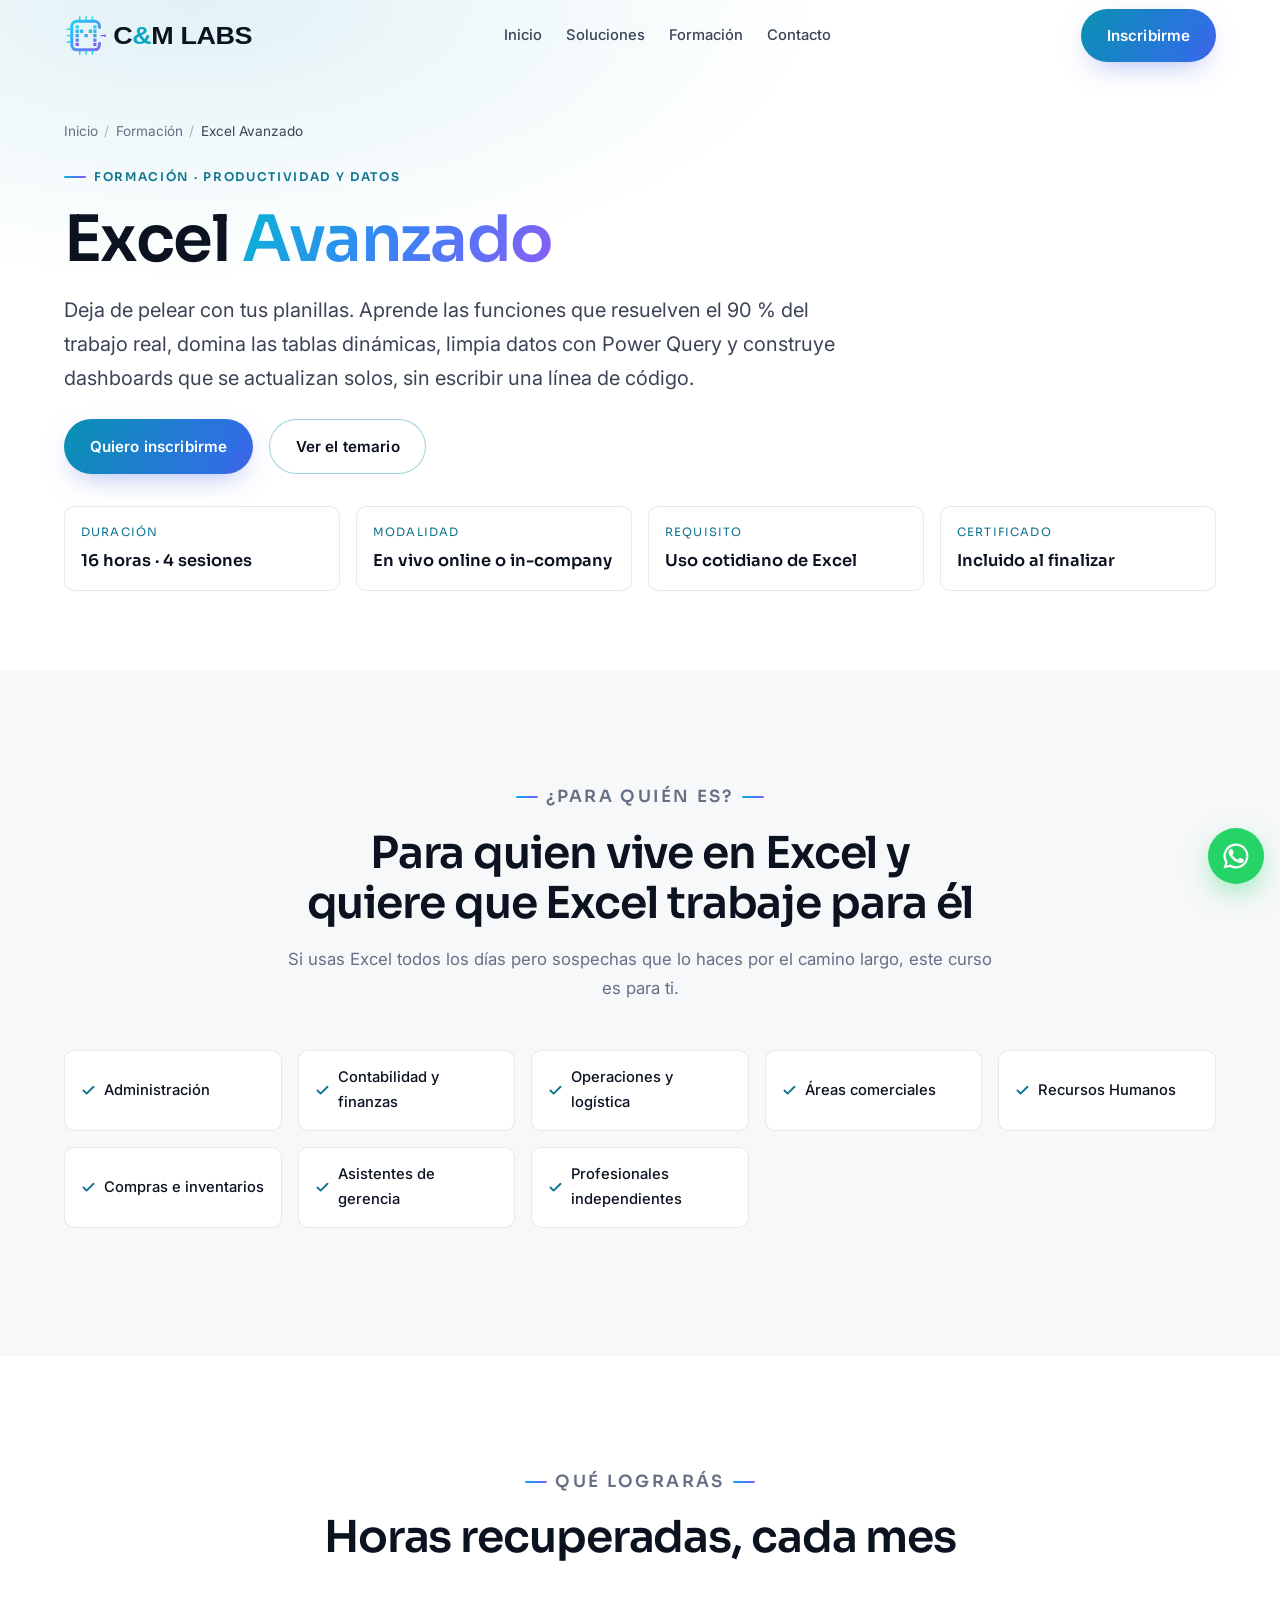
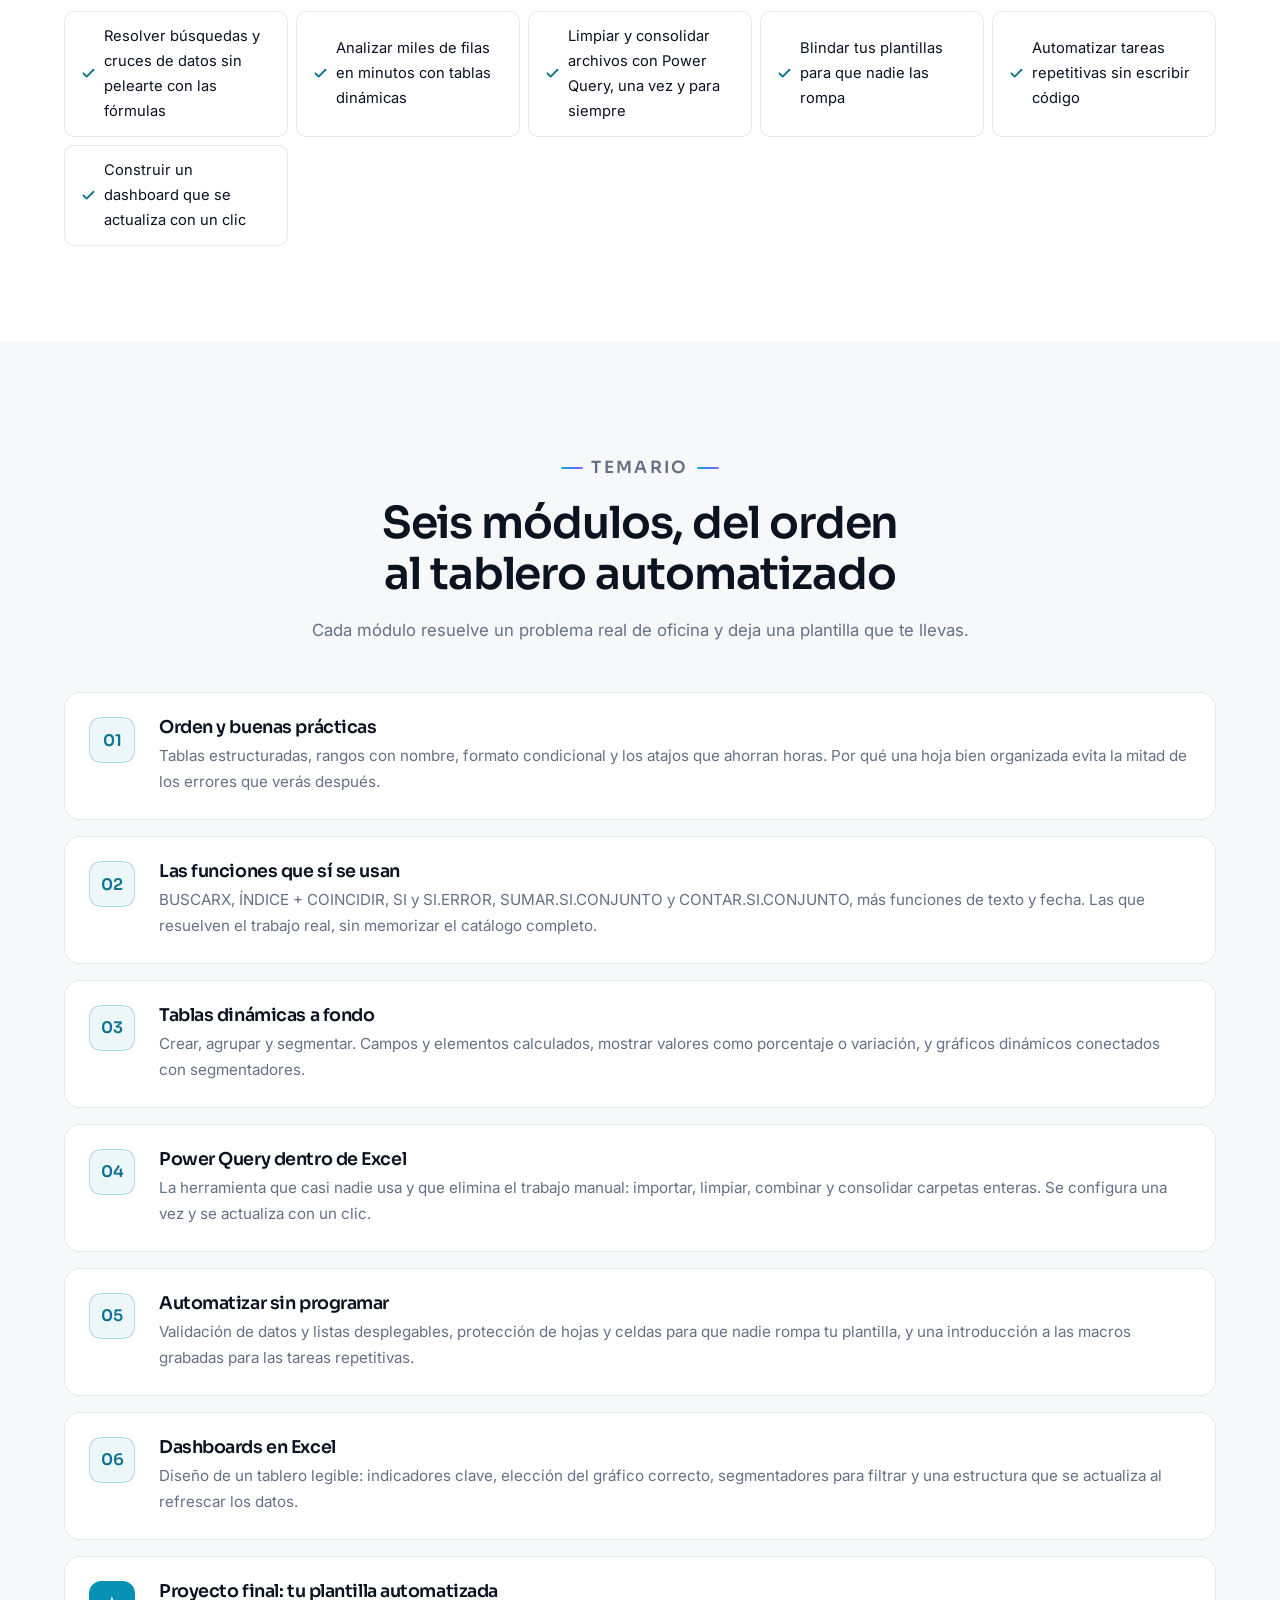
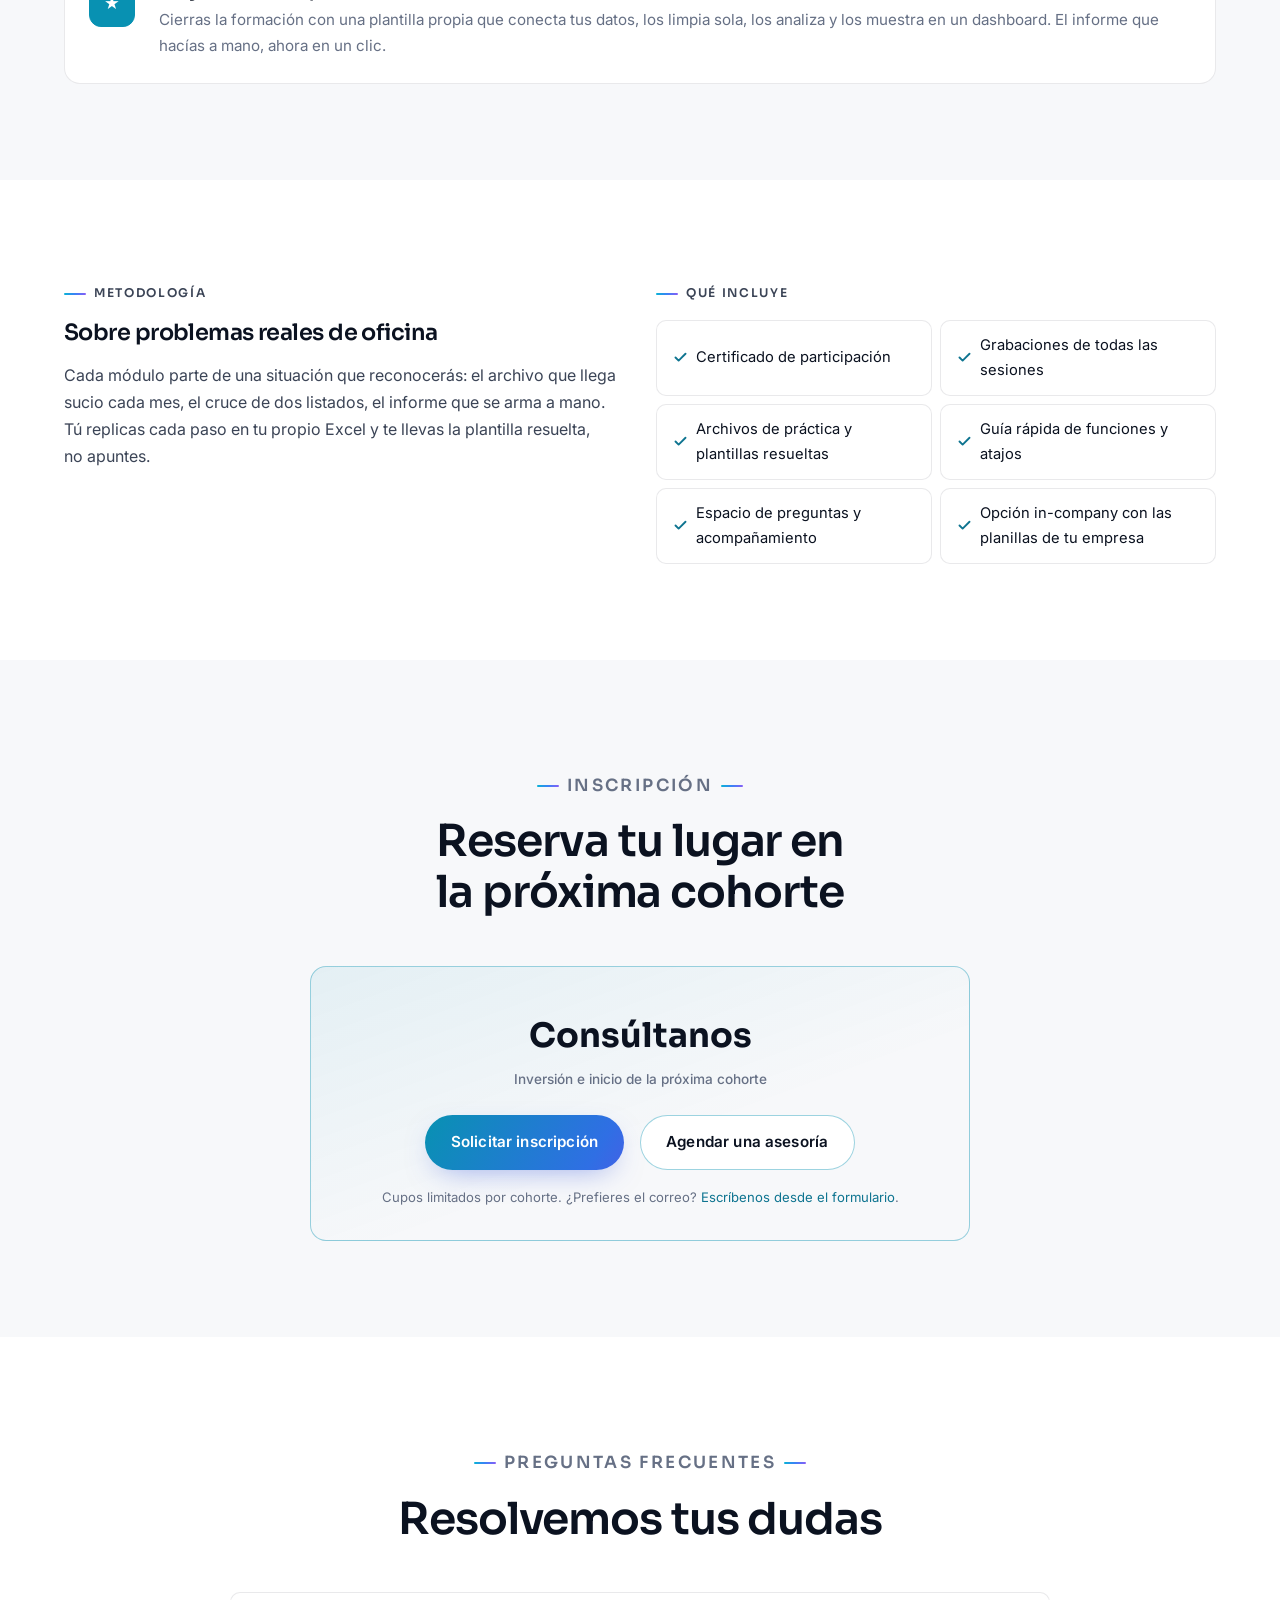
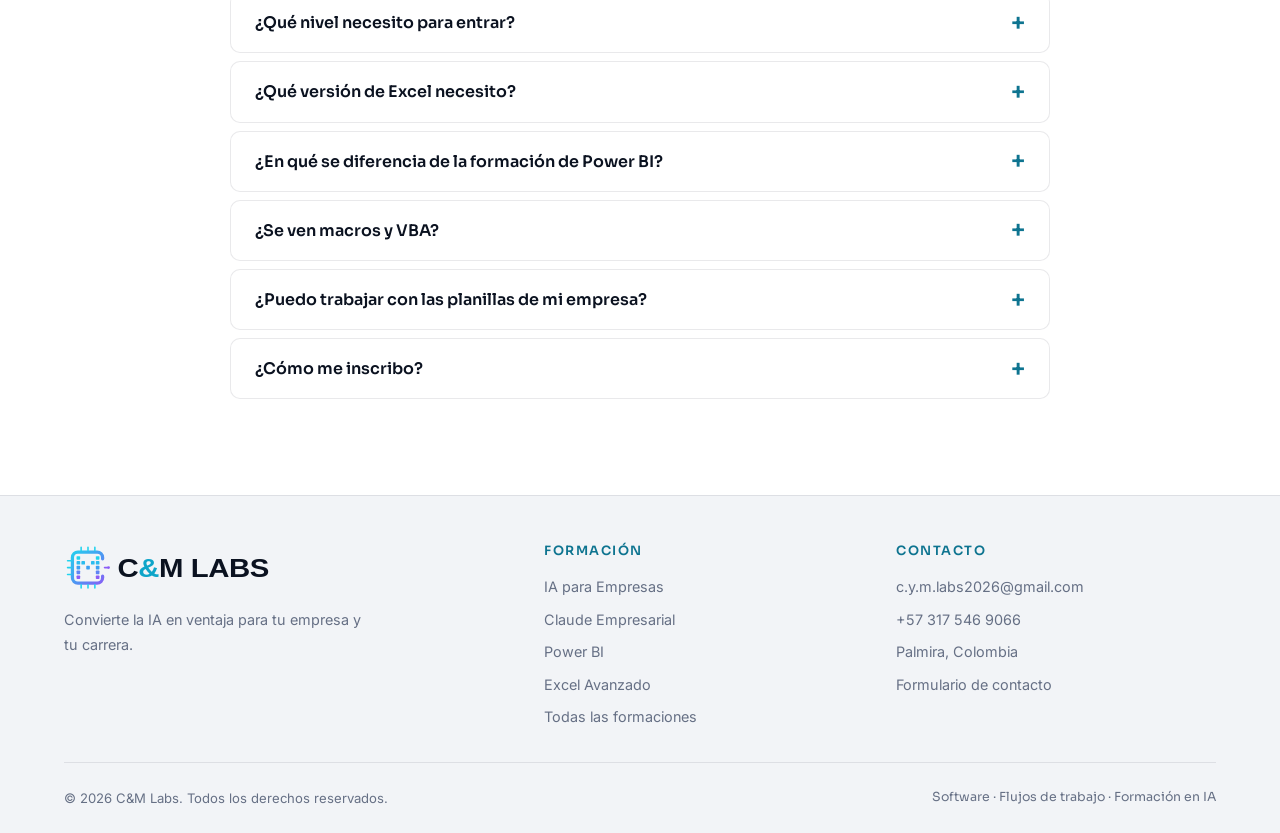
<file: formacion/excel-avanzado.html>
<!DOCTYPE html>
<html lang="es">
<head>
<meta charset="UTF-8">
<meta name="viewport" content="width=device-width, initial-scale=1.0">

<title>Excel Avanzado | Formación C&amp;M Labs</title>
<meta name="description" content="Formación práctica en Excel Avanzado: funciones de análisis, tablas dinámicas, Power Query, automatización sin programar y dashboards. Deja de pelear con tus planillas.">
<meta name="theme-color" content="#FFFFFF">
<link rel="canonical" href="https://cymlabs2026-jpg.github.io/formacion/excel-avanzado.html">

<meta property="og:type" content="website">
<meta property="og:locale" content="es_LA">
<meta property="og:site_name" content="C&amp;M Labs">
<meta property="og:title" content="Excel Avanzado | Formación C&amp;M Labs">
<meta property="og:description" content="Funciones de análisis, tablas dinámicas, Power Query y dashboards. Convierte Excel en una herramienta que trabaja para ti.">
<meta property="og:url" content="https://cymlabs2026-jpg.github.io/formacion/excel-avanzado.html">
<meta property="og:image" content="https://cymlabs2026-jpg.github.io/assets/logo-perfil.png">

<link rel="icon" type="image/svg+xml" href="../assets/favicon.svg?v=8">
<link rel="apple-touch-icon" href="../assets/favicon.svg?v=8">

<link rel="preconnect" href="https://fonts.googleapis.com">
<link rel="preconnect" href="https://fonts.gstatic.com" crossorigin>
<link href="https://fonts.googleapis.com/css2?family=Sora:wght@300;400;500;600;700&family=Inter:wght@400;500;600&display=swap" rel="stylesheet">

<link rel="stylesheet" href="../css/styles.css?v=8">
<link rel="stylesheet" href="../css/formacion.css?v=8">
<script src="../js/main.js?v=8" defer></script>

<noscript>
  <style>.revelar { opacity: 1; transform: none; }</style>
</noscript>

<script type="application/ld+json">
{
  "@context": "https://schema.org",
  "@type": "Course",
  "name": "Excel Avanzado",
  "description": "Formación práctica en Excel Avanzado: funciones de análisis, tablas dinámicas, limpieza de datos con Power Query, automatización sin programar y construcción de dashboards.",
  "provider": {
    "@type": "Organization",
    "name": "C&M Labs",
    "url": "https://cymlabs2026-jpg.github.io/"
  },
  "inLanguage": "es",
  "about": ["Excel", "Tablas dinámicas", "Power Query", "Análisis de datos", "Dashboards"],
  "audience": {
    "@type": "Audience",
    "audienceType": "Administración, finanzas, operaciones, comercial y profesionales independientes"
  },
  "coursePrerequisites": "Uso cotidiano de Excel: fórmulas simples y formato básico",
  "hasCourseInstance": {
    "@type": "CourseInstance",
    "courseMode": "online",
    "courseWorkload": "PT16H"
  }
}
</script>
</head>

<body>

<a class="saltar-contenido" href="#contenido">Saltar al contenido</a>

<!-- ============================ NAVEGACIÓN ============================ -->
<header class="nav" id="nav">
  <div class="contenedor nav__inner">
    <a class="nav__logo" href="../index.html" aria-label="C&amp;M Labs, ir al inicio">
      <img src="../assets/logo.svg?v=8" alt="C&amp;M Labs" width="320" height="96">
    </a>

    <nav class="nav__enlaces" aria-label="Navegación principal">
      <a class="nav__enlace" href="../index.html">Inicio</a>
      <a class="nav__enlace" href="../index.html#soluciones">Soluciones</a>
      <a class="nav__enlace" href="../index.html#formacion">Formación</a>
      <a class="nav__enlace" href="../index.html#contacto">Contacto</a>
    </nav>

    <a class="boton boton--primario nav__cta" href="#inscripcion">Inscribirme</a>

    <button class="nav__hamburguesa" id="hamburguesa" aria-expanded="false" aria-controls="menu-movil" aria-label="Abrir menú de navegación">
      <span></span><span></span><span></span>
    </button>
  </div>
</header>

<div class="menu-movil" id="menu-movil">
  <a href="../index.html">Inicio</a>
  <a href="../index.html#soluciones">Soluciones</a>
  <a href="../index.html#formacion">Formación</a>
  <a href="../index.html#contacto">Contacto</a>
  <a class="boton boton--primario" href="#inscripcion">Inscribirme</a>
</div>

<main id="contenido">

<!-- ============================ HERO DEL CURSO ============================ -->
<section class="curso-hero">
  <div class="contenedor">

    <nav class="migas" aria-label="Ruta de navegación">
      <a href="../index.html">Inicio</a>
      <span class="sep" aria-hidden="true">/</span>
      <a href="../index.html#formacion">Formación</a>
      <span class="sep" aria-hidden="true">/</span>
      <span aria-current="page">Excel Avanzado</span>
    </nav>

    <p class="etiqueta">Formación · Productividad y datos</p>
    <h1>Excel <span class="degradado-texto">Avanzado</span></h1>
    <p class="curso-hero__intro">
      Deja de pelear con tus planillas. Aprende las funciones que resuelven el 90 % del trabajo real,
      domina las tablas dinámicas, limpia datos con Power Query y construye dashboards que se
      actualizan solos, sin escribir una línea de código.
    </p>

    <div class="curso-cta">
      <a class="boton boton--primario" href="#inscripcion">Quiero inscribirme</a>
      <a class="boton boton--secundario" href="#temario">Ver el temario</a>
    </div>

    <div class="curso-facts">
      <div class="fact">
        <p class="fact__label">Duración</p>
        <p class="fact__valor">16 horas · 4 sesiones</p>
      </div>
      <div class="fact">
        <p class="fact__label">Modalidad</p>
        <p class="fact__valor">En vivo online o in-company</p>
      </div>
      <div class="fact">
        <p class="fact__label">Requisito</p>
        <p class="fact__valor">Uso cotidiano de Excel</p>
      </div>
      <div class="fact">
        <p class="fact__label">Certificado</p>
        <p class="fact__valor">Incluido al finalizar</p>
      </div>
    </div>
    <!-- PENDIENTE: ajustar duración, modalidad y fechas según el modelo de entrega que definas. -->

  </div>
</section>

<!-- ============================ PARA QUIÉN ============================ -->
<section class="seccion seccion--alt" id="para-quien">
  <div class="contenedor">
    <div class="seccion__cabecera revelar">
      <p class="etiqueta">¿Para quién es?</p>
      <h2>Para quien vive en Excel y quiere que Excel trabaje para él</h2>
      <p>Si usas Excel todos los días pero sospechas que lo haces por el camino largo, este curso es para ti.</p>
    </div>

    <ul class="publico__grid revelar">
      <li class="publico__item"><svg viewBox="0 0 24 24" fill="none" stroke="currentColor" stroke-width="3" stroke-linecap="round" stroke-linejoin="round" aria-hidden="true"><path d="M20 6L9 17l-5-5"/></svg>Administración</li>
      <li class="publico__item"><svg viewBox="0 0 24 24" fill="none" stroke="currentColor" stroke-width="3" stroke-linecap="round" stroke-linejoin="round" aria-hidden="true"><path d="M20 6L9 17l-5-5"/></svg>Contabilidad y finanzas</li>
      <li class="publico__item"><svg viewBox="0 0 24 24" fill="none" stroke="currentColor" stroke-width="3" stroke-linecap="round" stroke-linejoin="round" aria-hidden="true"><path d="M20 6L9 17l-5-5"/></svg>Operaciones y logística</li>
      <li class="publico__item"><svg viewBox="0 0 24 24" fill="none" stroke="currentColor" stroke-width="3" stroke-linecap="round" stroke-linejoin="round" aria-hidden="true"><path d="M20 6L9 17l-5-5"/></svg>Áreas comerciales</li>
      <li class="publico__item"><svg viewBox="0 0 24 24" fill="none" stroke="currentColor" stroke-width="3" stroke-linecap="round" stroke-linejoin="round" aria-hidden="true"><path d="M20 6L9 17l-5-5"/></svg>Recursos Humanos</li>
      <li class="publico__item"><svg viewBox="0 0 24 24" fill="none" stroke="currentColor" stroke-width="3" stroke-linecap="round" stroke-linejoin="round" aria-hidden="true"><path d="M20 6L9 17l-5-5"/></svg>Compras e inventarios</li>
      <li class="publico__item"><svg viewBox="0 0 24 24" fill="none" stroke="currentColor" stroke-width="3" stroke-linecap="round" stroke-linejoin="round" aria-hidden="true"><path d="M20 6L9 17l-5-5"/></svg>Asistentes de gerencia</li>
      <li class="publico__item"><svg viewBox="0 0 24 24" fill="none" stroke="currentColor" stroke-width="3" stroke-linecap="round" stroke-linejoin="round" aria-hidden="true"><path d="M20 6L9 17l-5-5"/></svg>Profesionales independientes</li>
    </ul>
  </div>
</section>

<!-- ============================ QUÉ LOGRARÁS ============================ -->
<section class="seccion" id="logros">
  <div class="contenedor">
    <div class="seccion__cabecera revelar">
      <p class="etiqueta">Qué lograrás</p>
      <h2>Horas recuperadas, cada mes</h2>
    </div>

    <ul class="formacion__lista revelar">
      <li><svg viewBox="0 0 24 24" fill="none" stroke="currentColor" stroke-width="3" stroke-linecap="round" stroke-linejoin="round" aria-hidden="true"><path d="M20 6L9 17l-5-5"/></svg>Resolver búsquedas y cruces de datos sin pelearte con las fórmulas</li>
      <li><svg viewBox="0 0 24 24" fill="none" stroke="currentColor" stroke-width="3" stroke-linecap="round" stroke-linejoin="round" aria-hidden="true"><path d="M20 6L9 17l-5-5"/></svg>Analizar miles de filas en minutos con tablas dinámicas</li>
      <li><svg viewBox="0 0 24 24" fill="none" stroke="currentColor" stroke-width="3" stroke-linecap="round" stroke-linejoin="round" aria-hidden="true"><path d="M20 6L9 17l-5-5"/></svg>Limpiar y consolidar archivos con Power Query, una vez y para siempre</li>
      <li><svg viewBox="0 0 24 24" fill="none" stroke="currentColor" stroke-width="3" stroke-linecap="round" stroke-linejoin="round" aria-hidden="true"><path d="M20 6L9 17l-5-5"/></svg>Blindar tus plantillas para que nadie las rompa</li>
      <li><svg viewBox="0 0 24 24" fill="none" stroke="currentColor" stroke-width="3" stroke-linecap="round" stroke-linejoin="round" aria-hidden="true"><path d="M20 6L9 17l-5-5"/></svg>Automatizar tareas repetitivas sin escribir código</li>
      <li><svg viewBox="0 0 24 24" fill="none" stroke="currentColor" stroke-width="3" stroke-linecap="round" stroke-linejoin="round" aria-hidden="true"><path d="M20 6L9 17l-5-5"/></svg>Construir un dashboard que se actualiza con un clic</li>
    </ul>
  </div>
</section>

<!-- ============================ TEMARIO ============================ -->
<section class="seccion seccion--alt" id="temario">
  <div class="contenedor">
    <div class="seccion__cabecera revelar">
      <p class="etiqueta">Temario</p>
      <h2>Seis módulos, del orden al tablero automatizado</h2>
      <p>Cada módulo resuelve un problema real de oficina y deja una plantilla que te llevas.</p>
    </div>

    <div class="temario revelar">
      <article class="modulo">
        <div class="modulo__num" aria-hidden="true"></div>
        <div>
          <h3>Orden y buenas prácticas</h3>
          <p>Tablas estructuradas, rangos con nombre, formato condicional y los atajos que ahorran horas. Por qué una hoja bien organizada evita la mitad de los errores que verás después.</p>
        </div>
      </article>

      <article class="modulo">
        <div class="modulo__num" aria-hidden="true"></div>
        <div>
          <h3>Las funciones que sí se usan</h3>
          <p>BUSCARX, ÍNDICE + COINCIDIR, SI y SI.ERROR, SUMAR.SI.CONJUNTO y CONTAR.SI.CONJUNTO, más funciones de texto y fecha. Las que resuelven el trabajo real, sin memorizar el catálogo completo.</p>
        </div>
      </article>

      <article class="modulo">
        <div class="modulo__num" aria-hidden="true"></div>
        <div>
          <h3>Tablas dinámicas a fondo</h3>
          <p>Crear, agrupar y segmentar. Campos y elementos calculados, mostrar valores como porcentaje o variación, y gráficos dinámicos conectados con segmentadores.</p>
        </div>
      </article>

      <article class="modulo">
        <div class="modulo__num" aria-hidden="true"></div>
        <div>
          <h3>Power Query dentro de Excel</h3>
          <p>La herramienta que casi nadie usa y que elimina el trabajo manual: importar, limpiar, combinar y consolidar carpetas enteras. Se configura una vez y se actualiza con un clic.</p>
        </div>
      </article>

      <article class="modulo">
        <div class="modulo__num" aria-hidden="true"></div>
        <div>
          <h3>Automatizar sin programar</h3>
          <p>Validación de datos y listas desplegables, protección de hojas y celdas para que nadie rompa tu plantilla, y una introducción a las macros grabadas para las tareas repetitivas.</p>
        </div>
      </article>

      <article class="modulo">
        <div class="modulo__num" aria-hidden="true"></div>
        <div>
          <h3>Dashboards en Excel</h3>
          <p>Diseño de un tablero legible: indicadores clave, elección del gráfico correcto, segmentadores para filtrar y una estructura que se actualiza al refrescar los datos.</p>
        </div>
      </article>

      <article class="modulo modulo--final">
        <div class="modulo__num" aria-hidden="true"></div>
        <div>
          <h3>Proyecto final: tu plantilla automatizada</h3>
          <p>Cierras la formación con una plantilla propia que conecta tus datos, los limpia sola, los analiza y los muestra en un dashboard. El informe que hacías a mano, ahora en un clic.</p>
        </div>
      </article>
    </div>
  </div>
</section>

<!-- ============================ METODOLOGÍA + INCLUYE ============================ -->
<section class="seccion" id="incluye">
  <div class="contenedor">
    <div class="incluye-grid revelar">
      <div>
        <p class="etiqueta">Metodología</p>
        <h3>Sobre problemas reales de oficina</h3>
        <p>
          Cada módulo parte de una situación que reconocerás: el archivo que llega sucio cada mes,
          el cruce de dos listados, el informe que se arma a mano. Tú replicas cada paso en tu propio
          Excel y te llevas la plantilla resuelta, no apuntes.
        </p>
      </div>

      <div>
        <p class="etiqueta">Qué incluye</p>
        <ul class="formacion__lista">
          <li><svg viewBox="0 0 24 24" fill="none" stroke="currentColor" stroke-width="3" stroke-linecap="round" stroke-linejoin="round" aria-hidden="true"><path d="M20 6L9 17l-5-5"/></svg>Certificado de participación</li>
          <li><svg viewBox="0 0 24 24" fill="none" stroke="currentColor" stroke-width="3" stroke-linecap="round" stroke-linejoin="round" aria-hidden="true"><path d="M20 6L9 17l-5-5"/></svg>Grabaciones de todas las sesiones</li>
          <li><svg viewBox="0 0 24 24" fill="none" stroke="currentColor" stroke-width="3" stroke-linecap="round" stroke-linejoin="round" aria-hidden="true"><path d="M20 6L9 17l-5-5"/></svg>Archivos de práctica y plantillas resueltas</li>
          <li><svg viewBox="0 0 24 24" fill="none" stroke="currentColor" stroke-width="3" stroke-linecap="round" stroke-linejoin="round" aria-hidden="true"><path d="M20 6L9 17l-5-5"/></svg>Guía rápida de funciones y atajos</li>
          <li><svg viewBox="0 0 24 24" fill="none" stroke="currentColor" stroke-width="3" stroke-linecap="round" stroke-linejoin="round" aria-hidden="true"><path d="M20 6L9 17l-5-5"/></svg>Espacio de preguntas y acompañamiento</li>
          <li><svg viewBox="0 0 24 24" fill="none" stroke="currentColor" stroke-width="3" stroke-linecap="round" stroke-linejoin="round" aria-hidden="true"><path d="M20 6L9 17l-5-5"/></svg>Opción in-company con las planillas de tu empresa</li>
        </ul>
      </div>
    </div>
  </div>
</section>

<!-- ============================ INSCRIPCIÓN ============================ -->
<section class="seccion seccion--alt" id="inscripcion">
  <div class="contenedor">
    <div class="seccion__cabecera revelar">
      <p class="etiqueta">Inscripción</p>
      <h2>Reserva tu lugar en la próxima cohorte</h2>
    </div>

    <div class="inscripcion-card revelar">
      <!-- PENDIENTE: cuando definas el precio, reemplaza "Consúltanos" por el valor,
           p. ej. <p class="precio">$490.000 COP<small>por participante · próxima cohorte</small></p> -->
      <p class="precio">Consúltanos<small>Inversión e inicio de la próxima cohorte</small></p>

      <div class="curso-cta">
        <!-- PENDIENTE: cuando definas la pasarela de pago (Hotmart, Bold, Wompi…),
             este botón enlazará al checkout. Por ahora enruta a WhatsApp. -->
        <a class="boton boton--primario" href="https://wa.me/573175469066?text=Hola%20C%26M%20Labs%2C%20quiero%20inscribirme%20en%20la%20formaci%C3%B3n%20de%20Excel%20Avanzado." target="_blank" rel="noopener" data-whatsapp>
          Solicitar inscripción
        </a>
        <a class="boton boton--secundario" href="https://calendly.com/c-y-m-labs2026/30min" target="_blank" rel="noopener" data-calendly>
          Agendar una asesoría
        </a>
      </div>

      <p class="nota">
        Cupos limitados por cohorte. ¿Prefieres el correo?
        <a href="../index.html#contacto" style="color: var(--cian-ia);">Escríbenos desde el formulario</a>.
      </p>
    </div>
  </div>
</section>

<!-- ============================ FAQ ============================ -->
<section class="seccion" id="faq">
  <div class="contenedor">
    <div class="seccion__cabecera revelar">
      <p class="etiqueta">Preguntas frecuentes</p>
      <h2>Resolvemos tus dudas</h2>
    </div>

    <div class="faq revelar">
      <details>
        <summary>¿Qué nivel necesito para entrar?</summary>
        <p>Uso cotidiano de Excel: que sepas moverte por una hoja, aplicar formato y escribir fórmulas simples como sumas o promedios. No necesitas saber tablas dinámicas ni funciones avanzadas: eso es justo lo que vamos a ver.</p>
      </details>
      <details>
        <summary>¿Qué versión de Excel necesito?</summary>
        <p>Recomendamos <strong>Microsoft 365 o Excel 2021 en adelante</strong>, porque incluyen funciones modernas como BUSCARX. Si tienes una versión anterior puedes seguir el curso igualmente: enseñamos las alternativas clásicas (BUSCARV, ÍNDICE + COINCIDIR), que funcionan en todas las versiones.</p>
      </details>
      <details>
        <summary>¿En qué se diferencia de la formación de Power BI?</summary>
        <p>Excel Avanzado te hace más rápido y preciso en la herramienta donde ya trabajas todos los días. Power BI es el paso siguiente, cuando los datos crecen y necesitas tableros corporativos que se actualicen en la nube y se compartan. Se complementan: <strong>Power Query, que verás aquí, es la misma herramienta que se usa en Power BI</strong>, así que este curso es una excelente antesala.</p>
      </details>
      <details>
        <summary>¿Se ven macros y VBA?</summary>
        <p>Vemos macros grabadas para automatizar tareas repetitivas, sin programar. No es un curso de VBA: el enfoque es lograr el máximo resultado sin escribir código, que es lo que necesita la mayoría.</p>
      </details>
      <details>
        <summary>¿Puedo trabajar con las planillas de mi empresa?</summary>
        <p>Sí, y lo recomendamos. En la modalidad in-company trabajamos directamente sobre tus archivos reales y resolvemos tus casos concretos.</p>
      </details>
      <details>
        <summary>¿Cómo me inscribo?</summary>
        <p>Pulsa «Solicitar inscripción» para escribirnos por WhatsApp, agenda una asesoría o usa el formulario de contacto. Te confirmamos disponibilidad, fechas e inversión de la próxima cohorte.</p>
      </details>
    </div>
  </div>
</section>

</main>

<!-- ============================ PIE DE PÁGINA ============================ -->
<footer class="pie">
  <div class="contenedor">
    <div class="pie__grid">

      <div class="pie__marca">
        <div class="pie__logo">
          <img src="../assets/logo.svg?v=8" alt="C&amp;M Labs" width="320" height="96" loading="lazy">
        </div>
        <p>Convierte la IA en ventaja para tu empresa y tu carrera.</p>

        <!-- Aquí van los iconos de redes sociales cuando existan los perfiles. -->
      </div>

      <div>
        <h3>Formación</h3>
        <ul class="pie__lista">
          <li><a href="../formacion/ia-para-empresas.html">IA para Empresas</a></li>
          <li><a href="../formacion/claude-empresarial.html">Claude Empresarial</a></li>
          <li><a href="../formacion/power-bi.html">Power BI</a></li>
          <li><a href="../formacion/excel-avanzado.html">Excel Avanzado</a></li>
          <li><a href="../index.html#formacion">Todas las formaciones</a></li>
        </ul>
      </div>

      <div>
        <h3>Contacto</h3>
        <ul class="pie__lista">
          <li><a href="mailto:c.y.m.labs2026@gmail.com">c.y.m.labs2026@gmail.com</a></li>
          <li><a href="https://wa.me/573175469066" target="_blank" rel="noopener" data-whatsapp>+57 317 546 9066</a></li>
          <li>Palmira, Colombia</li>
          <li><a href="../index.html#contacto">Formulario de contacto</a></li>
        </ul>
      </div>

    </div>

    <div class="pie__base">
      <p>&copy; <span id="anio">2026</span> C&amp;M Labs. Todos los derechos reservados.</p>
      <p class="pie__ecosistema">
        <span>Software · Flujos de trabajo · Formación en IA</span>
      </p>
    </div>
  </div>
</footer>

<a class="whatsapp-flotante" href="https://wa.me/573175469066?text=Hola%20C%26M%20Labs%2C%20quiero%20informaci%C3%B3n%20sobre%20la%20formaci%C3%B3n%20de%20Excel%20Avanzado." target="_blank" rel="noopener" aria-label="Escríbenos por WhatsApp" data-whatsapp>
  <svg viewBox="0 0 24 24" fill="currentColor" aria-hidden="true"><path d="M17.5 14.4c-.3-.2-1.7-.9-2-1-.3-.1-.5-.1-.7.1-.2.3-.7 1-.9 1.2-.2.2-.3.2-.6.1-.3-.2-1.3-.5-2.4-1.5-.9-.8-1.5-1.8-1.7-2.1-.2-.3 0-.5.1-.6l.5-.5c.1-.2.2-.3.3-.5 0-.2 0-.4 0-.5 0-.2-.7-1.6-.9-2.2-.2-.6-.5-.5-.7-.5h-.6c-.2 0-.5.1-.8.4-.3.3-1 1-1 2.4s1.1 2.8 1.2 3c.2.2 2.1 3.3 5.2 4.6.7.3 1.3.5 1.7.6.7.2 1.4.2 1.9.1.6-.1 1.7-.7 2-1.4.2-.7.2-1.2.2-1.4-.1-.1-.3-.2-.6-.3z"/><path d="M12 2a10 10 0 0 0-8.6 15.1L2 22l5-1.3A10 10 0 1 0 12 2zm0 18.2a8.2 8.2 0 0 1-4.2-1.2l-.3-.2-3 .8.8-2.9-.2-.3A8.2 8.2 0 1 1 12 20.2z"/></svg>
</a>

</body>
</html>
</file>
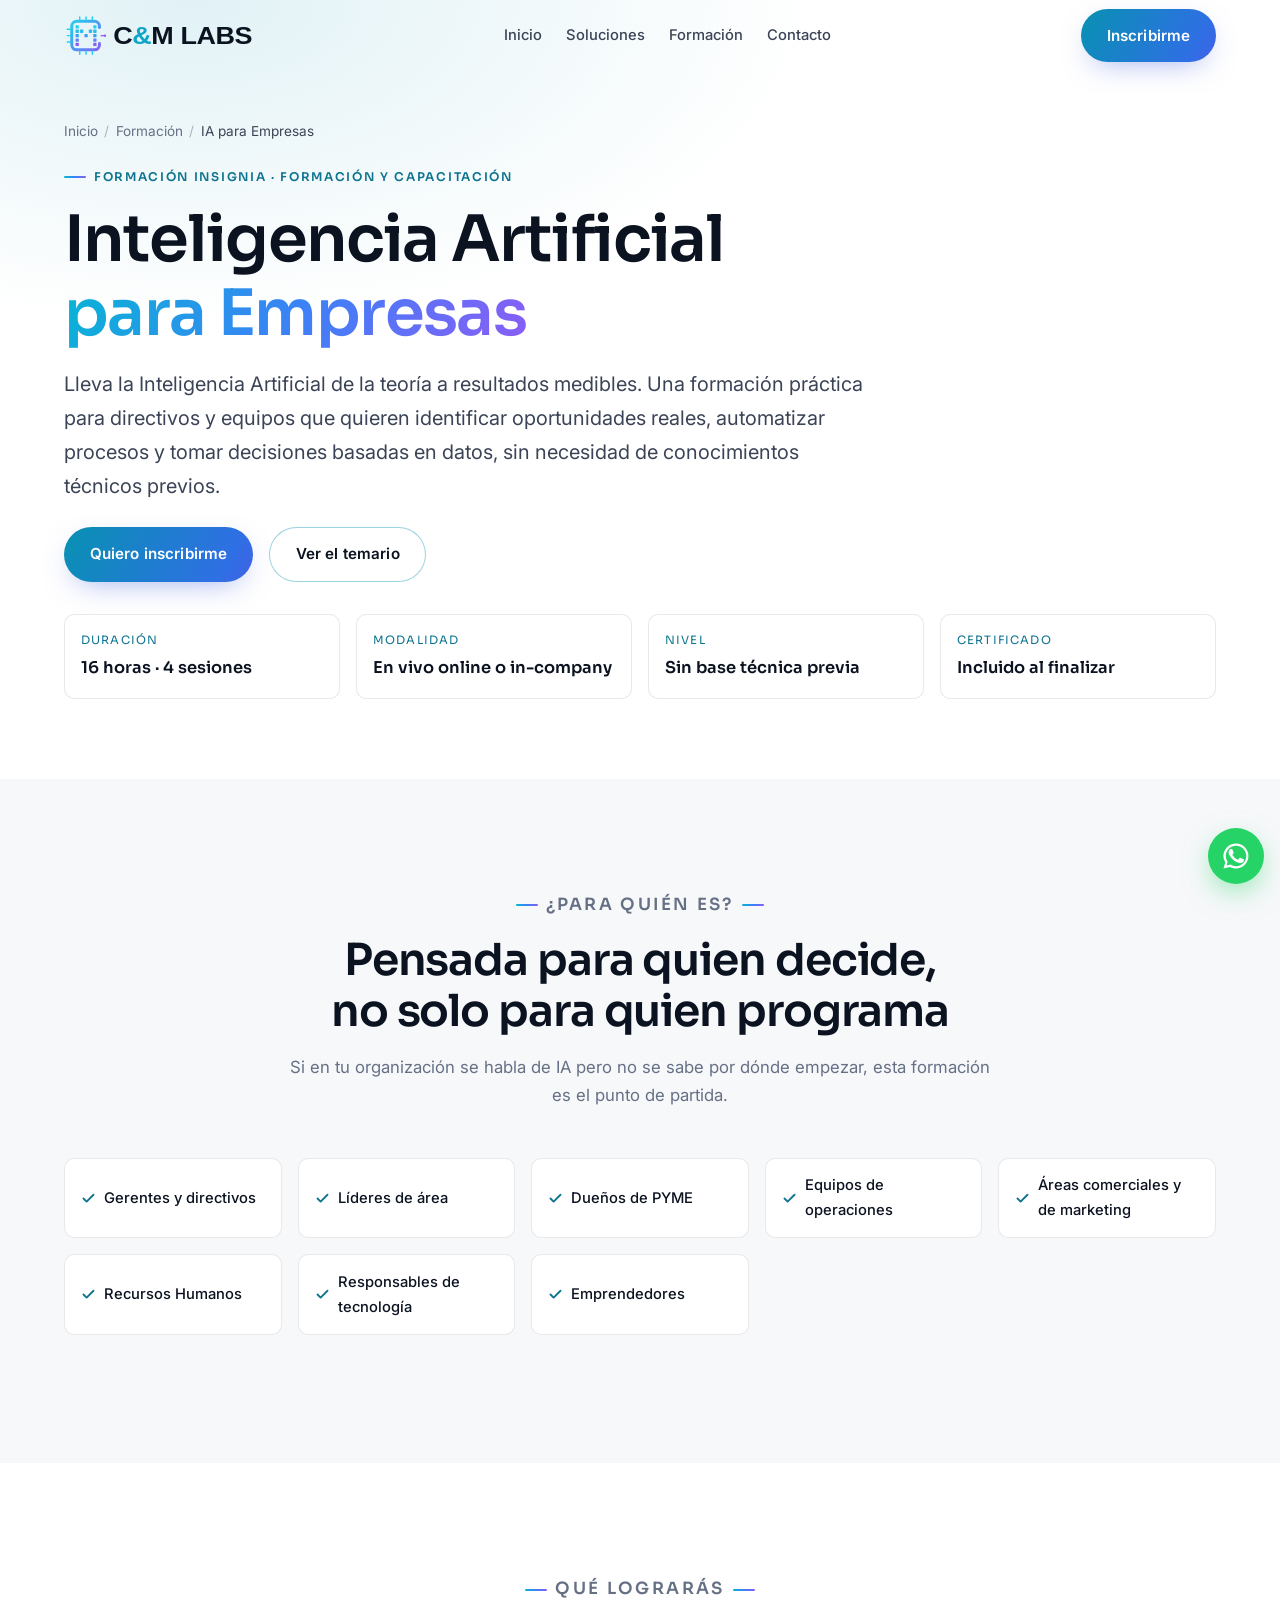
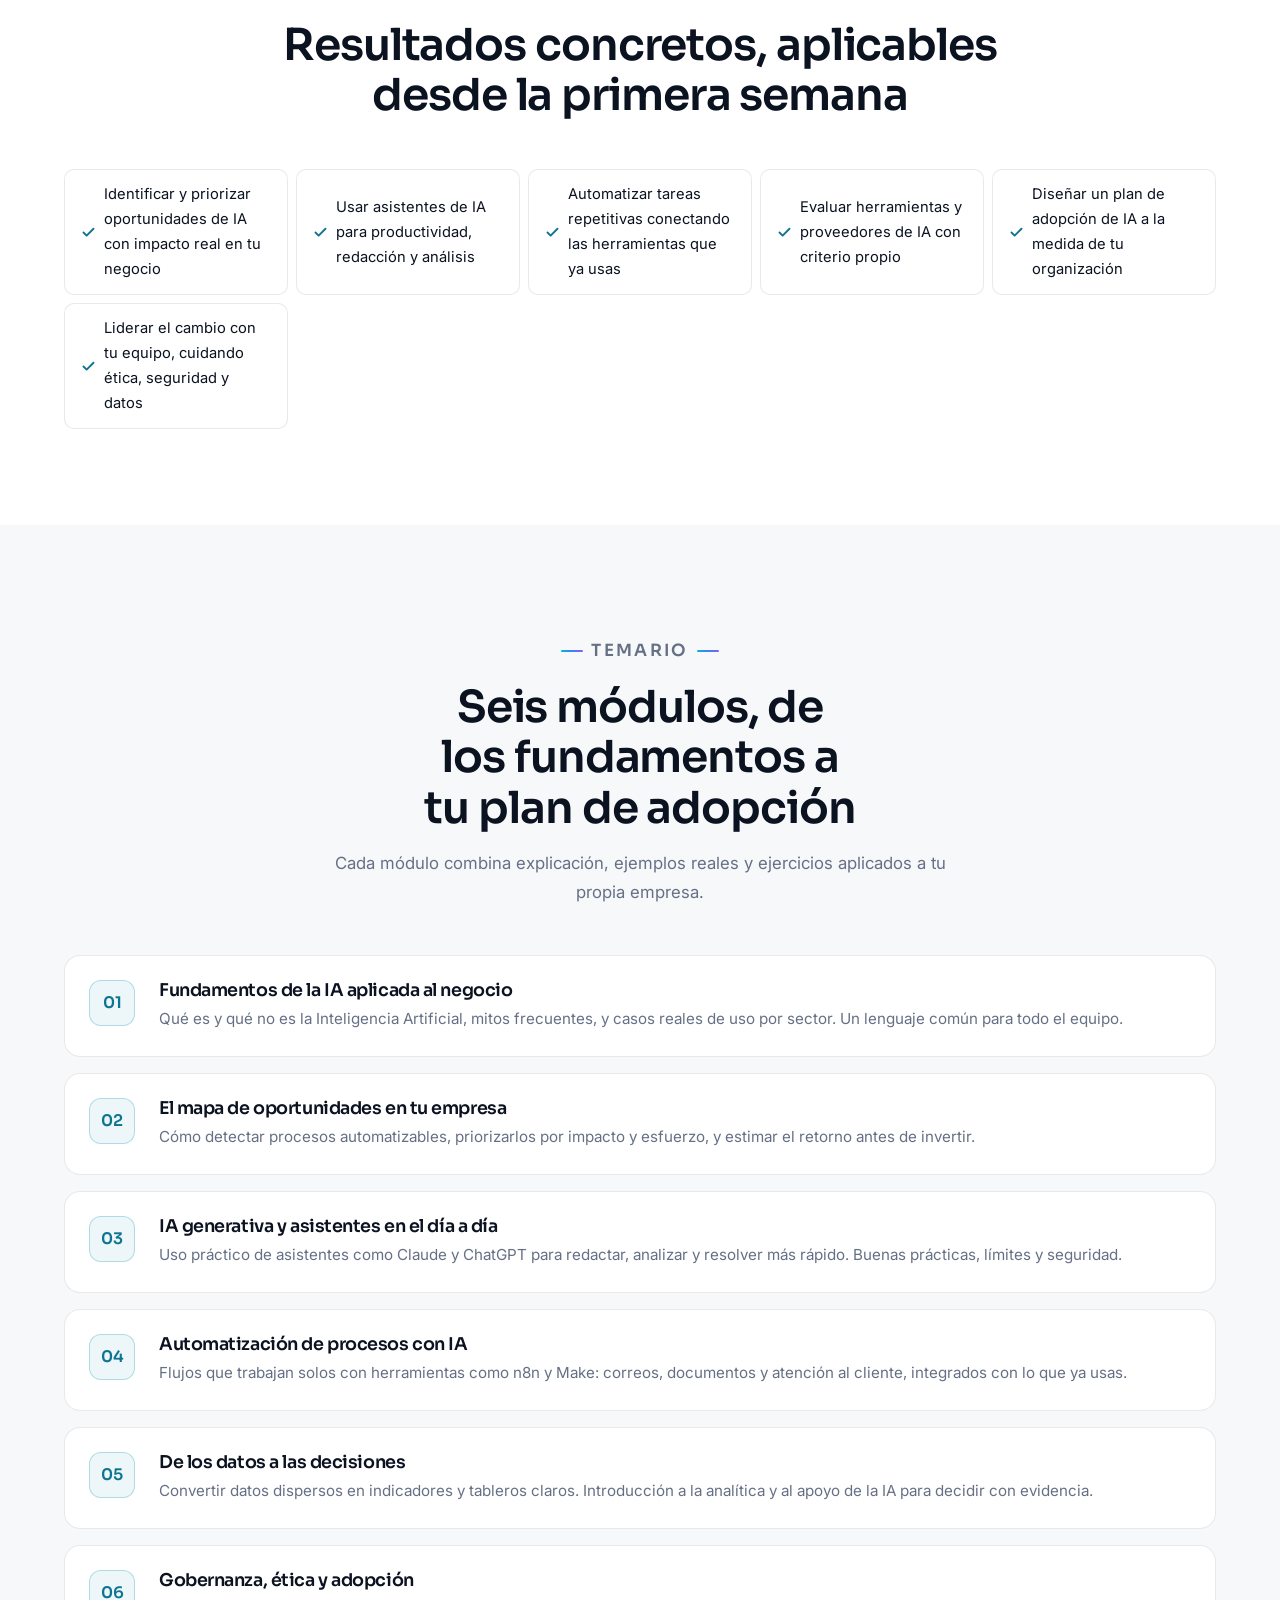
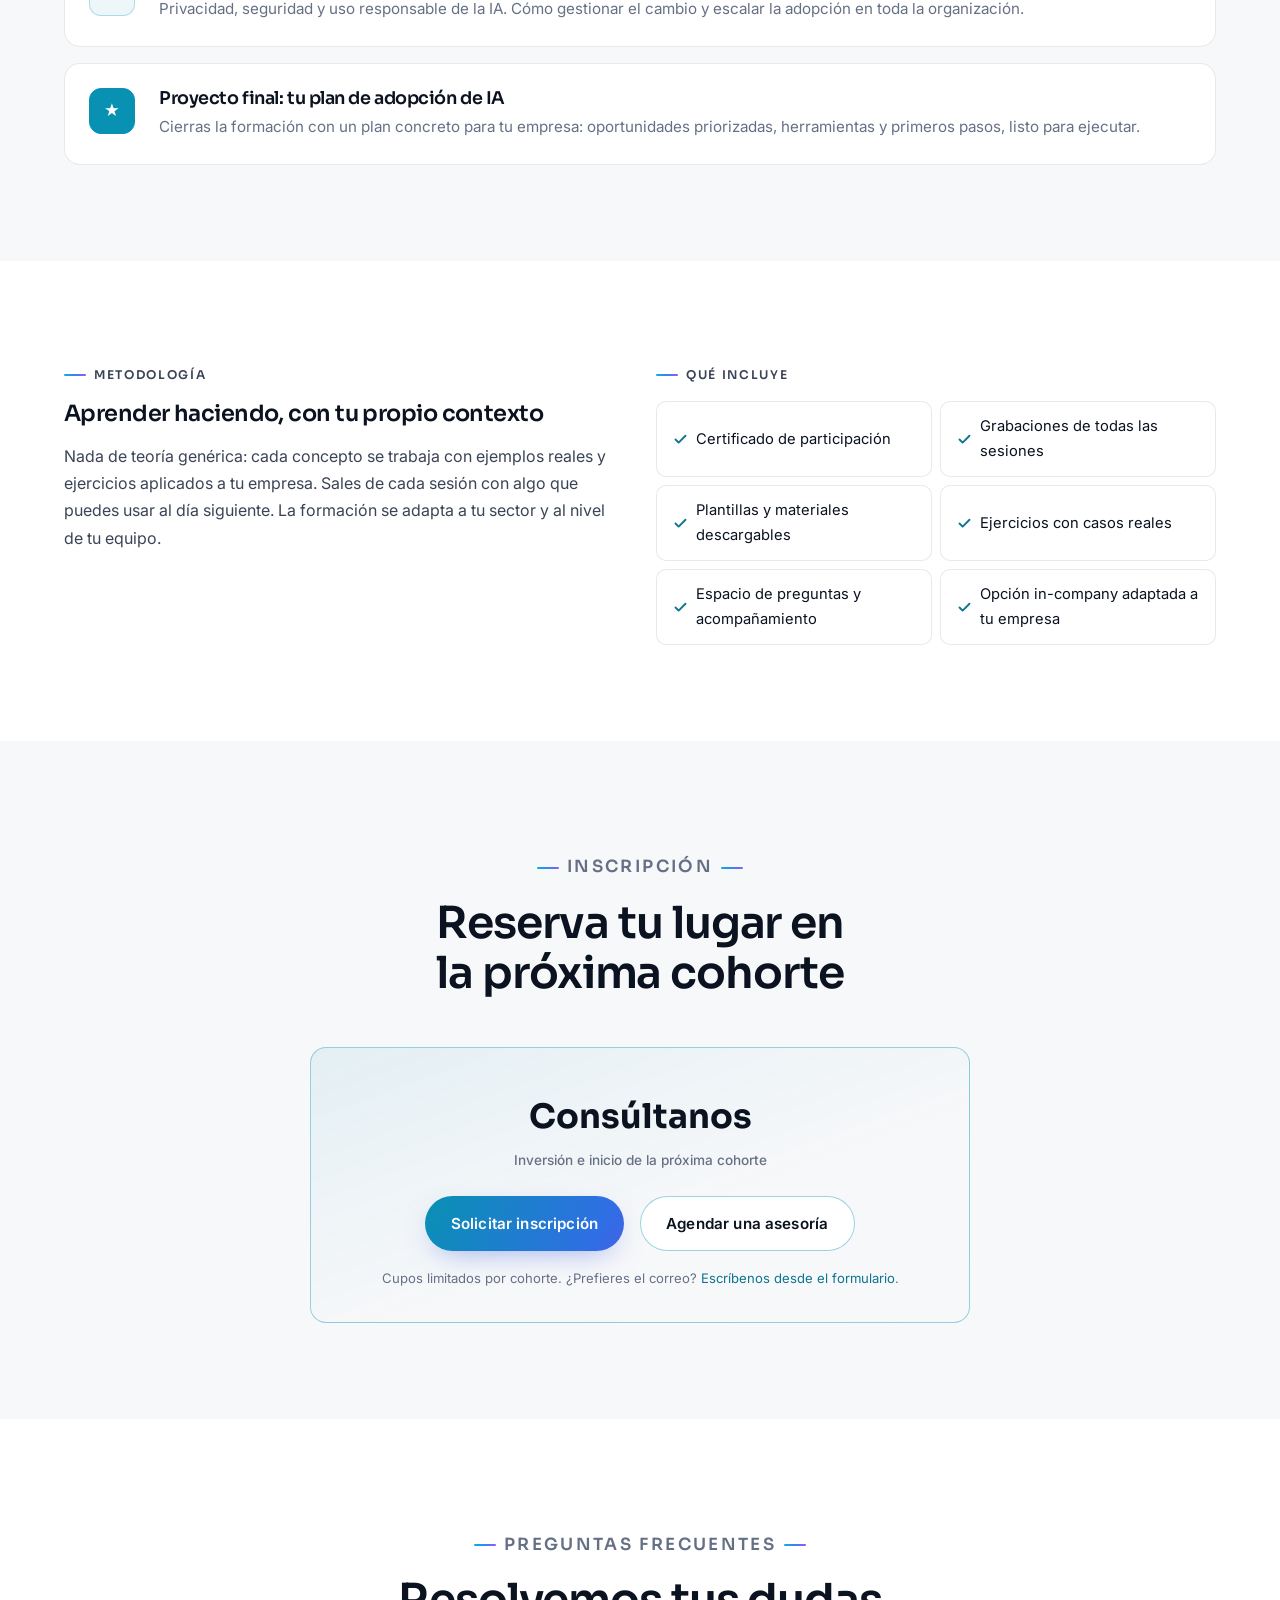
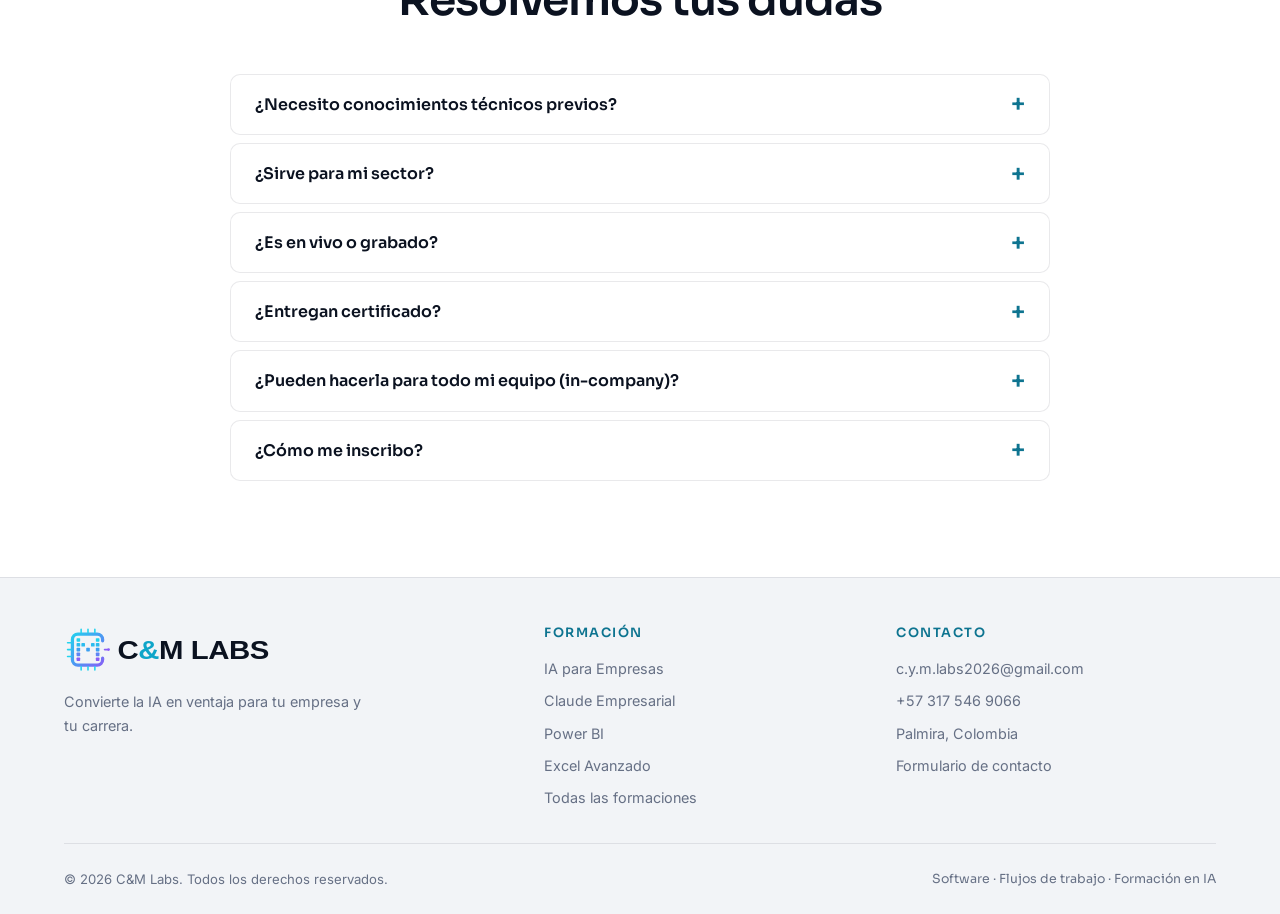
<file: formacion/ia-para-empresas.html>
<!DOCTYPE html>
<html lang="es">
<head>
<meta charset="UTF-8">
<meta name="viewport" content="width=device-width, initial-scale=1.0">

<title>Inteligencia Artificial para Empresas | Formación C&amp;M Labs</title>
<meta name="description" content="Formación práctica para que directivos y equipos lleven la Inteligencia Artificial de la teoría a resultados medibles: automatización, decisiones con datos y un plan de adopción para tu organización.">
<meta name="theme-color" content="#FFFFFF">
<link rel="canonical" href="https://cymlabs2026-jpg.github.io/formacion/ia-para-empresas.html">

<meta property="og:type" content="website">
<meta property="og:locale" content="es_LA">
<meta property="og:site_name" content="C&amp;M Labs">
<meta property="og:title" content="Inteligencia Artificial para Empresas | Formación C&amp;M Labs">
<meta property="og:description" content="Lleva la IA de la teoría a resultados medibles en tu organización. Formación aplicada para directivos y equipos.">
<meta property="og:url" content="https://cymlabs2026-jpg.github.io/formacion/ia-para-empresas.html">
<meta property="og:image" content="https://cymlabs2026-jpg.github.io/assets/logo-perfil.png">

<link rel="icon" type="image/svg+xml" href="../assets/favicon.svg?v=8">
<link rel="apple-touch-icon" href="../assets/favicon.svg?v=8">

<link rel="preconnect" href="https://fonts.googleapis.com">
<link rel="preconnect" href="https://fonts.gstatic.com" crossorigin>
<link href="https://fonts.googleapis.com/css2?family=Sora:wght@300;400;500;600;700&family=Inter:wght@400;500;600&display=swap" rel="stylesheet">

<link rel="stylesheet" href="../css/styles.css?v=8">
<link rel="stylesheet" href="../css/formacion.css?v=8">
<script src="../js/main.js?v=8" defer></script>

<noscript>
  <style>.revelar { opacity: 1; transform: none; }</style>
</noscript>

<script type="application/ld+json">
{
  "@context": "https://schema.org",
  "@type": "Course",
  "name": "Inteligencia Artificial para Empresas",
  "description": "Formación práctica para que directivos y equipos adopten la Inteligencia Artificial en su organización: identificar oportunidades, automatizar procesos, decidir con datos y diseñar un plan de adopción.",
  "provider": {
    "@type": "Organization",
    "name": "C&M Labs",
    "url": "https://cymlabs2026-jpg.github.io/"
  },
  "inLanguage": "es",
  "about": ["Inteligencia Artificial", "Transformación digital", "Automatización de procesos", "Analítica de datos"],
  "audience": {
    "@type": "Audience",
    "audienceType": "Directivos, gerentes y equipos de empresas"
  },
  "hasCourseInstance": {
    "@type": "CourseInstance",
    "courseMode": "online",
    "courseWorkload": "PT16H"
  }
}
</script>
</head>

<body>

<a class="saltar-contenido" href="#contenido">Saltar al contenido</a>

<!-- ============================ NAVEGACIÓN ============================ -->
<header class="nav" id="nav">
  <div class="contenedor nav__inner">
    <a class="nav__logo" href="../index.html" aria-label="C&amp;M Labs, ir al inicio">
      <img src="../assets/logo.svg?v=8" alt="C&amp;M Labs" width="320" height="96">
    </a>

    <nav class="nav__enlaces" aria-label="Navegación principal">
      <a class="nav__enlace" href="../index.html">Inicio</a>
      <a class="nav__enlace" href="../index.html#soluciones">Soluciones</a>
      <a class="nav__enlace" href="../index.html#formacion">Formación</a>
      <a class="nav__enlace" href="../index.html#contacto">Contacto</a>
    </nav>

    <a class="boton boton--primario nav__cta" href="#inscripcion">Inscribirme</a>

    <button class="nav__hamburguesa" id="hamburguesa" aria-expanded="false" aria-controls="menu-movil" aria-label="Abrir menú de navegación">
      <span></span><span></span><span></span>
    </button>
  </div>
</header>

<div class="menu-movil" id="menu-movil">
  <a href="../index.html">Inicio</a>
  <a href="../index.html#soluciones">Soluciones</a>
  <a href="../index.html#formacion">Formación</a>
  <a href="../index.html#contacto">Contacto</a>
  <a class="boton boton--primario" href="#inscripcion">Inscribirme</a>
</div>

<main id="contenido">

<!-- ============================ HERO DEL CURSO ============================ -->
<section class="curso-hero">
  <div class="contenedor">

    <nav class="migas" aria-label="Ruta de navegación">
      <a href="../index.html">Inicio</a>
      <span class="sep" aria-hidden="true">/</span>
      <a href="../index.html#formacion">Formación</a>
      <span class="sep" aria-hidden="true">/</span>
      <span aria-current="page">IA para Empresas</span>
    </nav>

    <p class="etiqueta">Formación insignia · Formación y Capacitación</p>
    <h1>Inteligencia Artificial <span class="degradado-texto">para Empresas</span></h1>
    <p class="curso-hero__intro">
      Lleva la Inteligencia Artificial de la teoría a resultados medibles. Una formación
      práctica para directivos y equipos que quieren identificar oportunidades reales,
      automatizar procesos y tomar decisiones basadas en datos, sin necesidad de
      conocimientos técnicos previos.
    </p>

    <div class="curso-cta">
      <a class="boton boton--primario" href="#inscripcion">Quiero inscribirme</a>
      <a class="boton boton--secundario" href="#temario">Ver el temario</a>
    </div>

    <div class="curso-facts">
      <div class="fact">
        <p class="fact__label">Duración</p>
        <p class="fact__valor">16 horas · 4 sesiones</p>
      </div>
      <div class="fact">
        <p class="fact__label">Modalidad</p>
        <p class="fact__valor">En vivo online o in-company</p>
      </div>
      <div class="fact">
        <p class="fact__label">Nivel</p>
        <p class="fact__valor">Sin base técnica previa</p>
      </div>
      <div class="fact">
        <p class="fact__label">Certificado</p>
        <p class="fact__valor">Incluido al finalizar</p>
      </div>
    </div>
    <!-- PENDIENTE: ajustar duración, modalidad y fechas según el modelo de entrega que definas. -->

  </div>
</section>

<!-- ============================ PARA QUIÉN ============================ -->
<section class="seccion seccion--alt" id="para-quien">
  <div class="contenedor">
    <div class="seccion__cabecera revelar">
      <p class="etiqueta">¿Para quién es?</p>
      <h2>Pensada para quien decide, no solo para quien programa</h2>
      <p>Si en tu organización se habla de IA pero no se sabe por dónde empezar, esta formación es el punto de partida.</p>
    </div>

    <ul class="publico__grid revelar">
      <li class="publico__item"><svg viewBox="0 0 24 24" fill="none" stroke="currentColor" stroke-width="3" stroke-linecap="round" stroke-linejoin="round" aria-hidden="true"><path d="M20 6L9 17l-5-5"/></svg>Gerentes y directivos</li>
      <li class="publico__item"><svg viewBox="0 0 24 24" fill="none" stroke="currentColor" stroke-width="3" stroke-linecap="round" stroke-linejoin="round" aria-hidden="true"><path d="M20 6L9 17l-5-5"/></svg>Líderes de área</li>
      <li class="publico__item"><svg viewBox="0 0 24 24" fill="none" stroke="currentColor" stroke-width="3" stroke-linecap="round" stroke-linejoin="round" aria-hidden="true"><path d="M20 6L9 17l-5-5"/></svg>Dueños de PYME</li>
      <li class="publico__item"><svg viewBox="0 0 24 24" fill="none" stroke="currentColor" stroke-width="3" stroke-linecap="round" stroke-linejoin="round" aria-hidden="true"><path d="M20 6L9 17l-5-5"/></svg>Equipos de operaciones</li>
      <li class="publico__item"><svg viewBox="0 0 24 24" fill="none" stroke="currentColor" stroke-width="3" stroke-linecap="round" stroke-linejoin="round" aria-hidden="true"><path d="M20 6L9 17l-5-5"/></svg>Áreas comerciales y de marketing</li>
      <li class="publico__item"><svg viewBox="0 0 24 24" fill="none" stroke="currentColor" stroke-width="3" stroke-linecap="round" stroke-linejoin="round" aria-hidden="true"><path d="M20 6L9 17l-5-5"/></svg>Recursos Humanos</li>
      <li class="publico__item"><svg viewBox="0 0 24 24" fill="none" stroke="currentColor" stroke-width="3" stroke-linecap="round" stroke-linejoin="round" aria-hidden="true"><path d="M20 6L9 17l-5-5"/></svg>Responsables de tecnología</li>
      <li class="publico__item"><svg viewBox="0 0 24 24" fill="none" stroke="currentColor" stroke-width="3" stroke-linecap="round" stroke-linejoin="round" aria-hidden="true"><path d="M20 6L9 17l-5-5"/></svg>Emprendedores</li>
    </ul>
  </div>
</section>

<!-- ============================ QUÉ LOGRARÁS ============================ -->
<section class="seccion" id="logros">
  <div class="contenedor">
    <div class="seccion__cabecera revelar">
      <p class="etiqueta">Qué lograrás</p>
      <h2>Resultados concretos, aplicables desde la primera semana</h2>
    </div>

    <ul class="formacion__lista revelar">
      <li><svg viewBox="0 0 24 24" fill="none" stroke="currentColor" stroke-width="3" stroke-linecap="round" stroke-linejoin="round" aria-hidden="true"><path d="M20 6L9 17l-5-5"/></svg>Identificar y priorizar oportunidades de IA con impacto real en tu negocio</li>
      <li><svg viewBox="0 0 24 24" fill="none" stroke="currentColor" stroke-width="3" stroke-linecap="round" stroke-linejoin="round" aria-hidden="true"><path d="M20 6L9 17l-5-5"/></svg>Usar asistentes de IA para productividad, redacción y análisis</li>
      <li><svg viewBox="0 0 24 24" fill="none" stroke="currentColor" stroke-width="3" stroke-linecap="round" stroke-linejoin="round" aria-hidden="true"><path d="M20 6L9 17l-5-5"/></svg>Automatizar tareas repetitivas conectando las herramientas que ya usas</li>
      <li><svg viewBox="0 0 24 24" fill="none" stroke="currentColor" stroke-width="3" stroke-linecap="round" stroke-linejoin="round" aria-hidden="true"><path d="M20 6L9 17l-5-5"/></svg>Evaluar herramientas y proveedores de IA con criterio propio</li>
      <li><svg viewBox="0 0 24 24" fill="none" stroke="currentColor" stroke-width="3" stroke-linecap="round" stroke-linejoin="round" aria-hidden="true"><path d="M20 6L9 17l-5-5"/></svg>Diseñar un plan de adopción de IA a la medida de tu organización</li>
      <li><svg viewBox="0 0 24 24" fill="none" stroke="currentColor" stroke-width="3" stroke-linecap="round" stroke-linejoin="round" aria-hidden="true"><path d="M20 6L9 17l-5-5"/></svg>Liderar el cambio con tu equipo, cuidando ética, seguridad y datos</li>
    </ul>
  </div>
</section>

<!-- ============================ TEMARIO ============================ -->
<section class="seccion seccion--alt" id="temario">
  <div class="contenedor">
    <div class="seccion__cabecera revelar">
      <p class="etiqueta">Temario</p>
      <h2>Seis módulos, de los fundamentos a tu plan de adopción</h2>
      <p>Cada módulo combina explicación, ejemplos reales y ejercicios aplicados a tu propia empresa.</p>
    </div>

    <div class="temario revelar">
      <article class="modulo">
        <div class="modulo__num" aria-hidden="true"></div>
        <div>
          <h3>Fundamentos de la IA aplicada al negocio</h3>
          <p>Qué es y qué no es la Inteligencia Artificial, mitos frecuentes, y casos reales de uso por sector. Un lenguaje común para todo el equipo.</p>
        </div>
      </article>

      <article class="modulo">
        <div class="modulo__num" aria-hidden="true"></div>
        <div>
          <h3>El mapa de oportunidades en tu empresa</h3>
          <p>Cómo detectar procesos automatizables, priorizarlos por impacto y esfuerzo, y estimar el retorno antes de invertir.</p>
        </div>
      </article>

      <article class="modulo">
        <div class="modulo__num" aria-hidden="true"></div>
        <div>
          <h3>IA generativa y asistentes en el día a día</h3>
          <p>Uso práctico de asistentes como Claude y ChatGPT para redactar, analizar y resolver más rápido. Buenas prácticas, límites y seguridad.</p>
        </div>
      </article>

      <article class="modulo">
        <div class="modulo__num" aria-hidden="true"></div>
        <div>
          <h3>Automatización de procesos con IA</h3>
          <p>Flujos que trabajan solos con herramientas como n8n y Make: correos, documentos y atención al cliente, integrados con lo que ya usas.</p>
        </div>
      </article>

      <article class="modulo">
        <div class="modulo__num" aria-hidden="true"></div>
        <div>
          <h3>De los datos a las decisiones</h3>
          <p>Convertir datos dispersos en indicadores y tableros claros. Introducción a la analítica y al apoyo de la IA para decidir con evidencia.</p>
        </div>
      </article>

      <article class="modulo">
        <div class="modulo__num" aria-hidden="true"></div>
        <div>
          <h3>Gobernanza, ética y adopción</h3>
          <p>Privacidad, seguridad y uso responsable de la IA. Cómo gestionar el cambio y escalar la adopción en toda la organización.</p>
        </div>
      </article>

      <article class="modulo modulo--final">
        <div class="modulo__num" aria-hidden="true"></div>
        <div>
          <h3>Proyecto final: tu plan de adopción de IA</h3>
          <p>Cierras la formación con un plan concreto para tu empresa: oportunidades priorizadas, herramientas y primeros pasos, listo para ejecutar.</p>
        </div>
      </article>
    </div>
  </div>
</section>

<!-- ============================ METODOLOGÍA + INCLUYE ============================ -->
<section class="seccion" id="incluye">
  <div class="contenedor">
    <div class="incluye-grid revelar">
      <div>
        <p class="etiqueta">Metodología</p>
        <h3>Aprender haciendo, con tu propio contexto</h3>
        <p>
          Nada de teoría genérica: cada concepto se trabaja con ejemplos reales y ejercicios
          aplicados a tu empresa. Sales de cada sesión con algo que puedes usar al día
          siguiente. La formación se adapta a tu sector y al nivel de tu equipo.
        </p>
      </div>

      <div>
        <p class="etiqueta">Qué incluye</p>
        <ul class="formacion__lista">
          <li><svg viewBox="0 0 24 24" fill="none" stroke="currentColor" stroke-width="3" stroke-linecap="round" stroke-linejoin="round" aria-hidden="true"><path d="M20 6L9 17l-5-5"/></svg>Certificado de participación</li>
          <li><svg viewBox="0 0 24 24" fill="none" stroke="currentColor" stroke-width="3" stroke-linecap="round" stroke-linejoin="round" aria-hidden="true"><path d="M20 6L9 17l-5-5"/></svg>Grabaciones de todas las sesiones</li>
          <li><svg viewBox="0 0 24 24" fill="none" stroke="currentColor" stroke-width="3" stroke-linecap="round" stroke-linejoin="round" aria-hidden="true"><path d="M20 6L9 17l-5-5"/></svg>Plantillas y materiales descargables</li>
          <li><svg viewBox="0 0 24 24" fill="none" stroke="currentColor" stroke-width="3" stroke-linecap="round" stroke-linejoin="round" aria-hidden="true"><path d="M20 6L9 17l-5-5"/></svg>Ejercicios con casos reales</li>
          <li><svg viewBox="0 0 24 24" fill="none" stroke="currentColor" stroke-width="3" stroke-linecap="round" stroke-linejoin="round" aria-hidden="true"><path d="M20 6L9 17l-5-5"/></svg>Espacio de preguntas y acompañamiento</li>
          <li><svg viewBox="0 0 24 24" fill="none" stroke="currentColor" stroke-width="3" stroke-linecap="round" stroke-linejoin="round" aria-hidden="true"><path d="M20 6L9 17l-5-5"/></svg>Opción in-company adaptada a tu empresa</li>
        </ul>
      </div>
    </div>
  </div>
</section>

<!-- ============================ INSCRIPCIÓN ============================ -->
<section class="seccion seccion--alt" id="inscripcion">
  <div class="contenedor">
    <div class="seccion__cabecera revelar">
      <p class="etiqueta">Inscripción</p>
      <h2>Reserva tu lugar en la próxima cohorte</h2>
    </div>

    <div class="inscripcion-card revelar">
      <!-- PENDIENTE: cuando definas el precio, reemplaza "Consúltanos" por el valor,
           p. ej. <p class="precio">$690.000 COP<small>por participante · próxima cohorte</small></p> -->
      <p class="precio">Consúltanos<small>Inversión e inicio de la próxima cohorte</small></p>

      <div class="curso-cta">
        <!-- PENDIENTE: cuando definas la pasarela de pago (Hotmart, Bold, Wompi…),
             este botón enlazará al checkout. Por ahora enruta a WhatsApp. -->
        <a class="boton boton--primario" href="https://wa.me/573175469066?text=Hola%20C%26M%20Labs%2C%20quiero%20inscribirme%20en%20la%20formaci%C3%B3n%20%22IA%20para%20Empresas%22." target="_blank" rel="noopener" data-whatsapp>
          Solicitar inscripción
        </a>
        <a class="boton boton--secundario" href="https://calendly.com/c-y-m-labs2026/30min" target="_blank" rel="noopener" data-calendly>
          Agendar una asesoría
        </a>
      </div>

      <p class="nota">
        Cupos limitados por cohorte. ¿Prefieres el correo?
        <a href="../index.html#contacto" style="color: var(--cian-ia);">Escríbenos desde el formulario</a>.
      </p>
    </div>
  </div>
</section>

<!-- ============================ FAQ ============================ -->
<section class="seccion" id="faq">
  <div class="contenedor">
    <div class="seccion__cabecera revelar">
      <p class="etiqueta">Preguntas frecuentes</p>
      <h2>Resolvemos tus dudas</h2>
    </div>

    <div class="faq revelar">
      <details>
        <summary>¿Necesito conocimientos técnicos previos?</summary>
        <p>No. La formación está diseñada para personas de negocio: directivos, líderes y equipos sin base técnica. Todo se explica desde cero y con ejemplos prácticos.</p>
      </details>
      <details>
        <summary>¿Sirve para mi sector?</summary>
        <p>Sí. Los casos y ejercicios se adaptan a tu industria: comercio, salud, logística, construcción, servicios profesionales, educación y más. Trabajamos con ejemplos de tu propio contexto.</p>
      </details>
      <details>
        <summary>¿Es en vivo o grabado?</summary>
        <p>La formación se imparte en vivo (online o presencial in-company), lo que permite resolver dudas en el momento y trabajar sobre tu empresa. Además recibes las grabaciones de cada sesión para repasar.</p>
      </details>
      <details>
        <summary>¿Entregan certificado?</summary>
        <p>Sí. Al finalizar recibes un certificado de participación de C&amp;M Labs.</p>
      </details>
      <details>
        <summary>¿Pueden hacerla para todo mi equipo (in-company)?</summary>
        <p>Sí. Ofrecemos la modalidad in-company, adaptada a los procesos y objetivos de tu empresa, con contenidos y ejercicios a la medida. Escríbenos y armamos una propuesta.</p>
      </details>
      <details>
        <summary>¿Cómo me inscribo?</summary>
        <p>Pulsa «Solicitar inscripción» para escribirnos por WhatsApp, agenda una asesoría o usa el formulario de contacto. Te confirmamos disponibilidad, fechas e inversión de la próxima cohorte.</p>
      </details>
    </div>
  </div>
</section>

</main>

<!-- ============================ PIE DE PÁGINA ============================ -->
<footer class="pie">
  <div class="contenedor">
    <div class="pie__grid">

      <div class="pie__marca">
        <div class="pie__logo">
          <img src="../assets/logo.svg?v=8" alt="C&amp;M Labs" width="320" height="96" loading="lazy">
        </div>
        <p>Convierte la IA en ventaja para tu empresa y tu carrera.</p>

        <!-- Aquí van los iconos de redes sociales cuando existan los perfiles. -->
      </div>

      <div>
        <h3>Formación</h3>
        <ul class="pie__lista">
          <li><a href="../formacion/ia-para-empresas.html">IA para Empresas</a></li>
          <li><a href="../formacion/claude-empresarial.html">Claude Empresarial</a></li>
          <li><a href="../formacion/power-bi.html">Power BI</a></li>
          <li><a href="../formacion/excel-avanzado.html">Excel Avanzado</a></li>
          <li><a href="../index.html#formacion">Todas las formaciones</a></li>
        </ul>
      </div>

      <div>
        <h3>Contacto</h3>
        <ul class="pie__lista">
          <li><a href="mailto:c.y.m.labs2026@gmail.com">c.y.m.labs2026@gmail.com</a></li>
          <li><a href="https://wa.me/573175469066" target="_blank" rel="noopener" data-whatsapp>+57 317 546 9066</a></li>
          <li>Palmira, Colombia</li>
          <li><a href="../index.html#contacto">Formulario de contacto</a></li>
        </ul>
      </div>

    </div>

    <div class="pie__base">
      <p>&copy; <span id="anio">2026</span> C&amp;M Labs. Todos los derechos reservados.</p>
      <p class="pie__ecosistema">
        <span>Software · Flujos de trabajo · Formación en IA</span>
      </p>
    </div>
  </div>
</footer>

<a class="whatsapp-flotante" href="https://wa.me/573175469066?text=Hola%20C%26M%20Labs%2C%20quiero%20informaci%C3%B3n%20sobre%20la%20formaci%C3%B3n%20de%20IA%20para%20Empresas." target="_blank" rel="noopener" aria-label="Escríbenos por WhatsApp" data-whatsapp>
  <svg viewBox="0 0 24 24" fill="currentColor" aria-hidden="true"><path d="M17.5 14.4c-.3-.2-1.7-.9-2-1-.3-.1-.5-.1-.7.1-.2.3-.7 1-.9 1.2-.2.2-.3.2-.6.1-.3-.2-1.3-.5-2.4-1.5-.9-.8-1.5-1.8-1.7-2.1-.2-.3 0-.5.1-.6l.5-.5c.1-.2.2-.3.3-.5 0-.2 0-.4 0-.5 0-.2-.7-1.6-.9-2.2-.2-.6-.5-.5-.7-.5h-.6c-.2 0-.5.1-.8.4-.3.3-1 1-1 2.4s1.1 2.8 1.2 3c.2.2 2.1 3.3 5.2 4.6.7.3 1.3.5 1.7.6.7.2 1.4.2 1.9.1.6-.1 1.7-.7 2-1.4.2-.7.2-1.2.2-1.4-.1-.1-.3-.2-.6-.3z"/><path d="M12 2a10 10 0 0 0-8.6 15.1L2 22l5-1.3A10 10 0 1 0 12 2zm0 18.2a8.2 8.2 0 0 1-4.2-1.2l-.3-.2-3 .8.8-2.9-.2-.3A8.2 8.2 0 1 1 12 20.2z"/></svg>
</a>

</body>
</html>
</file>
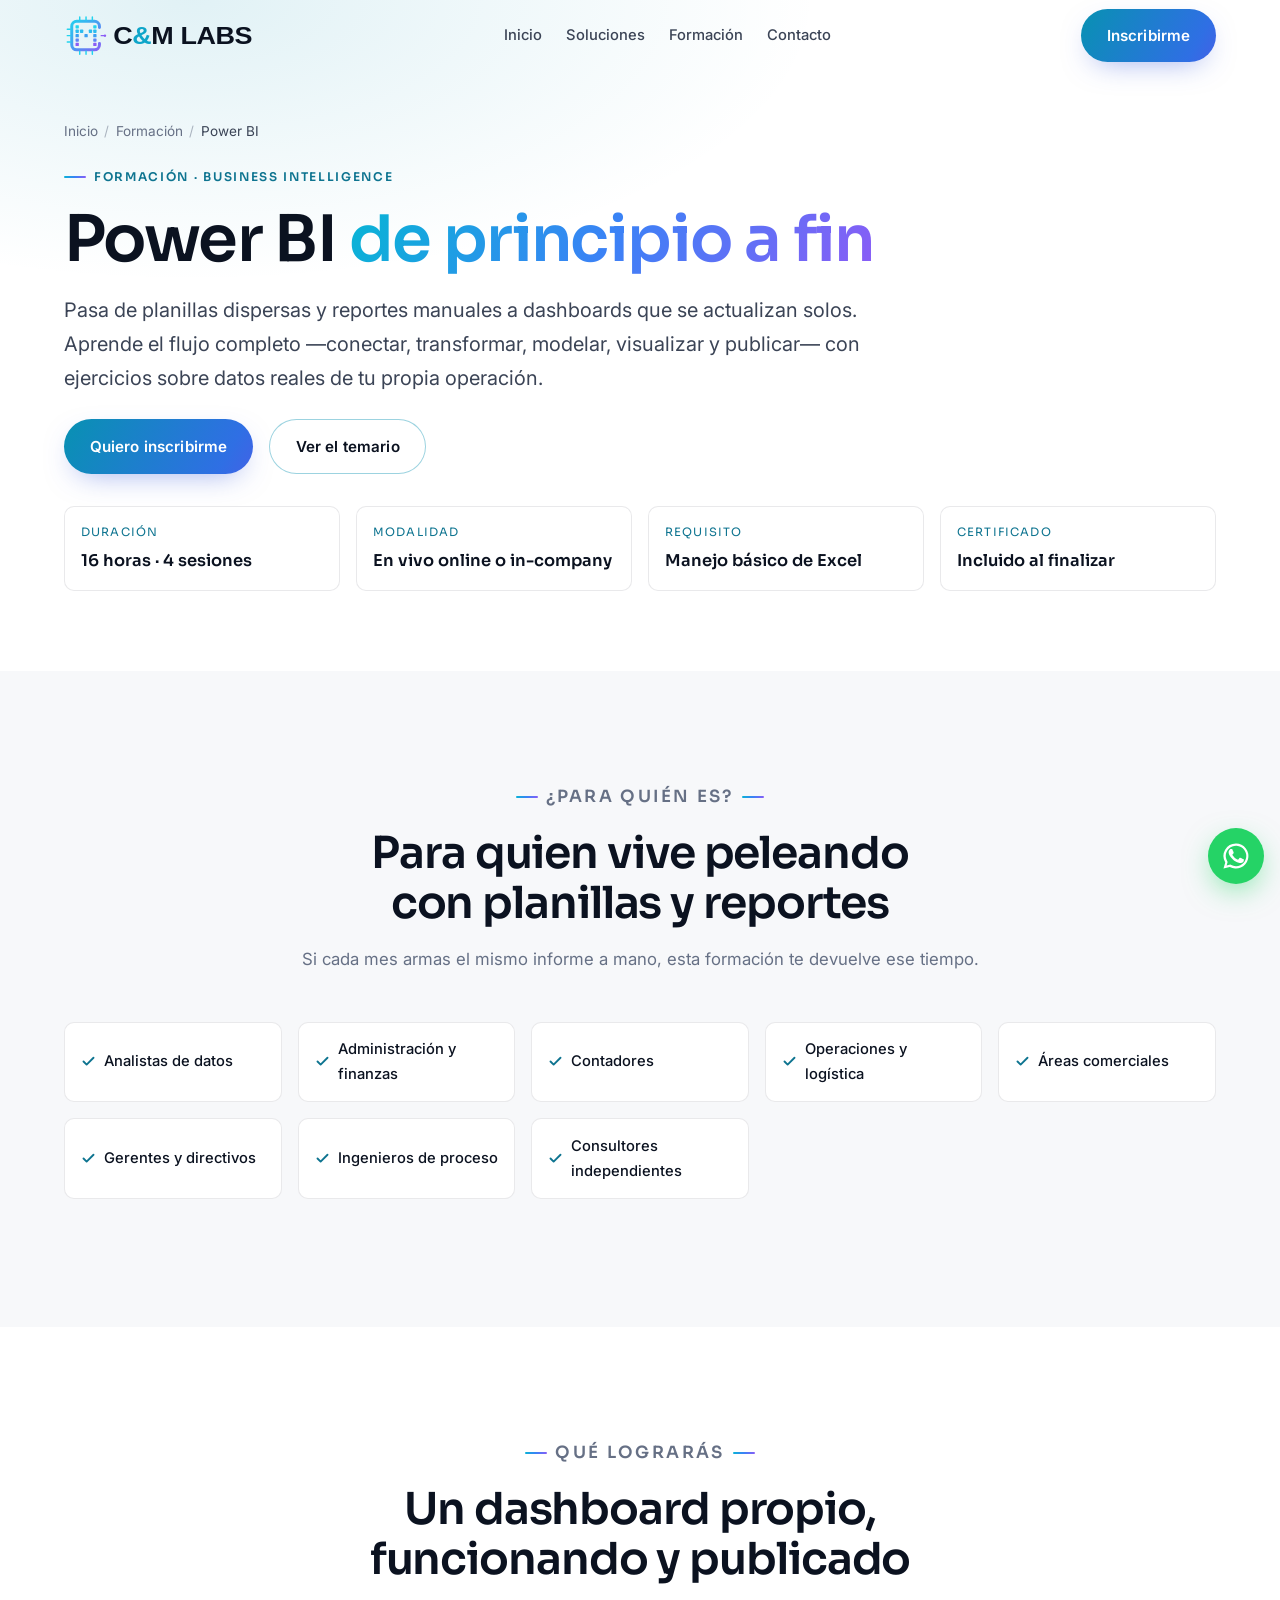
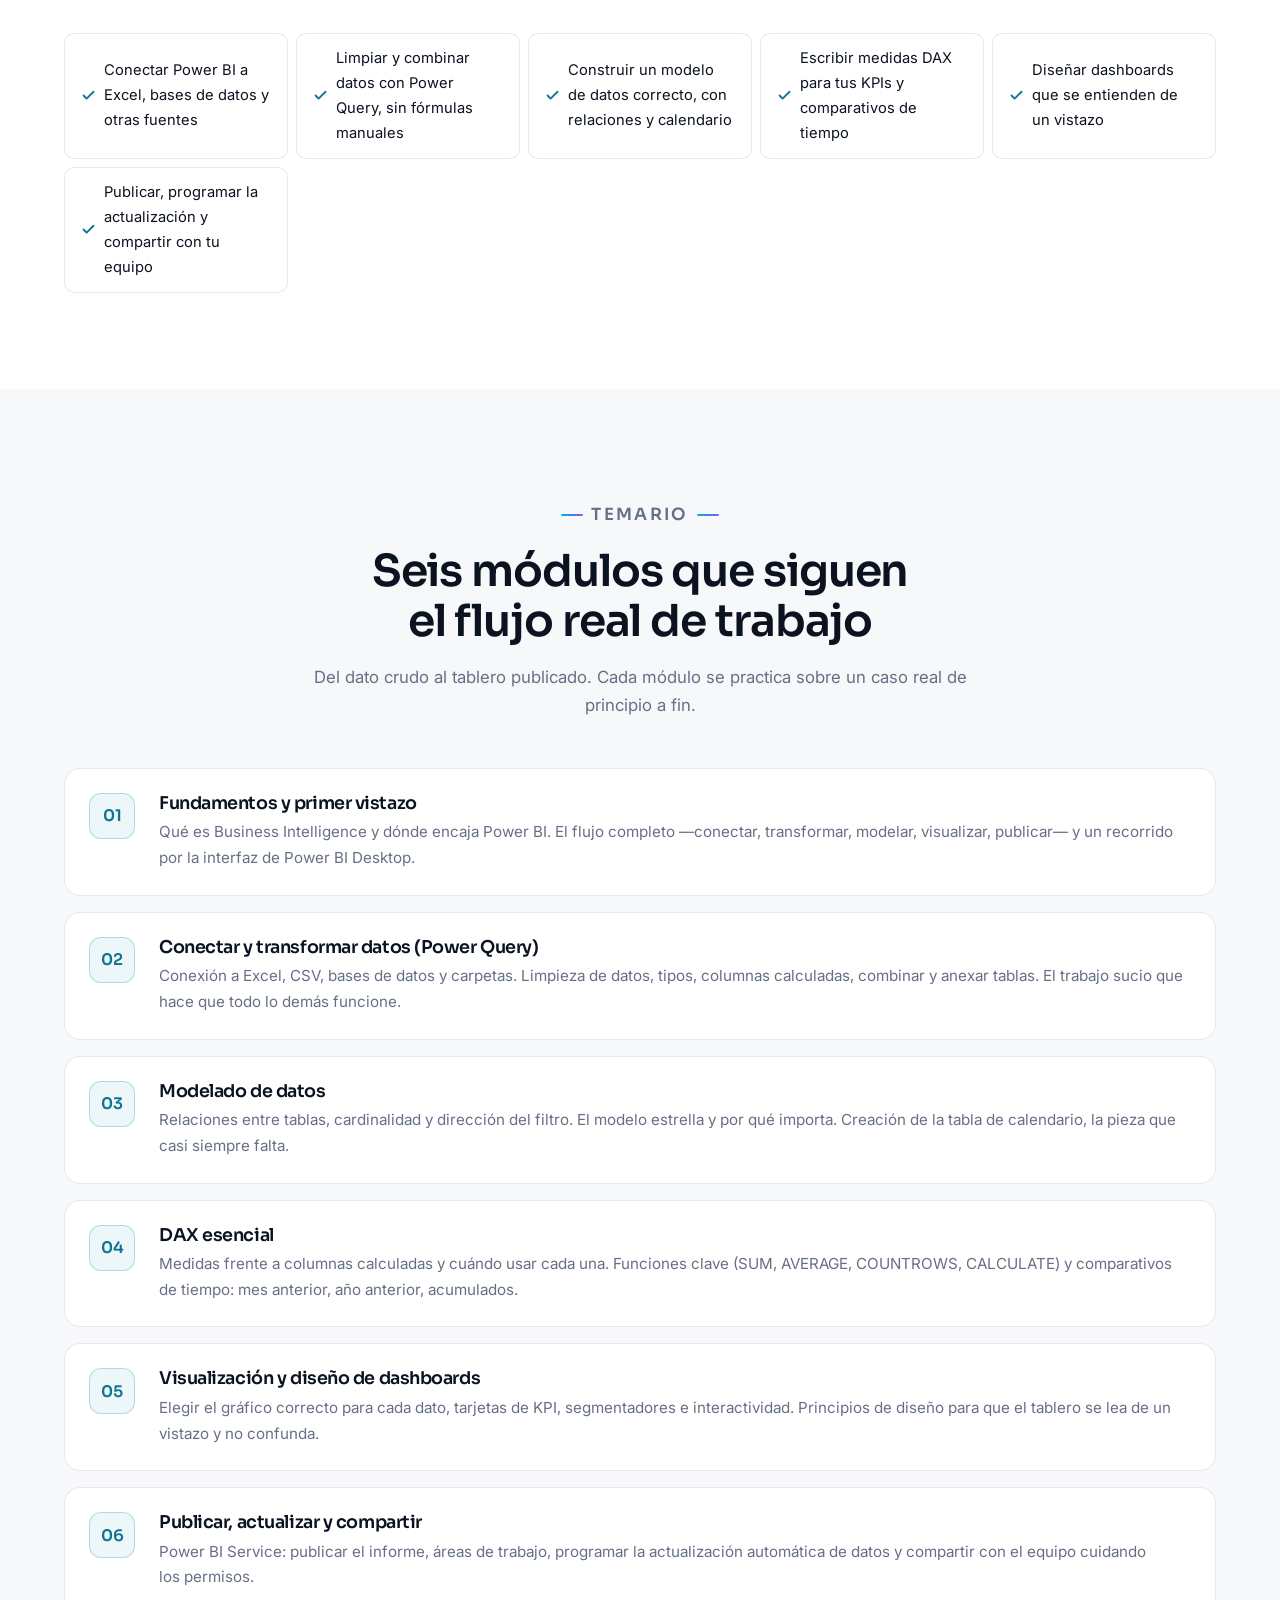
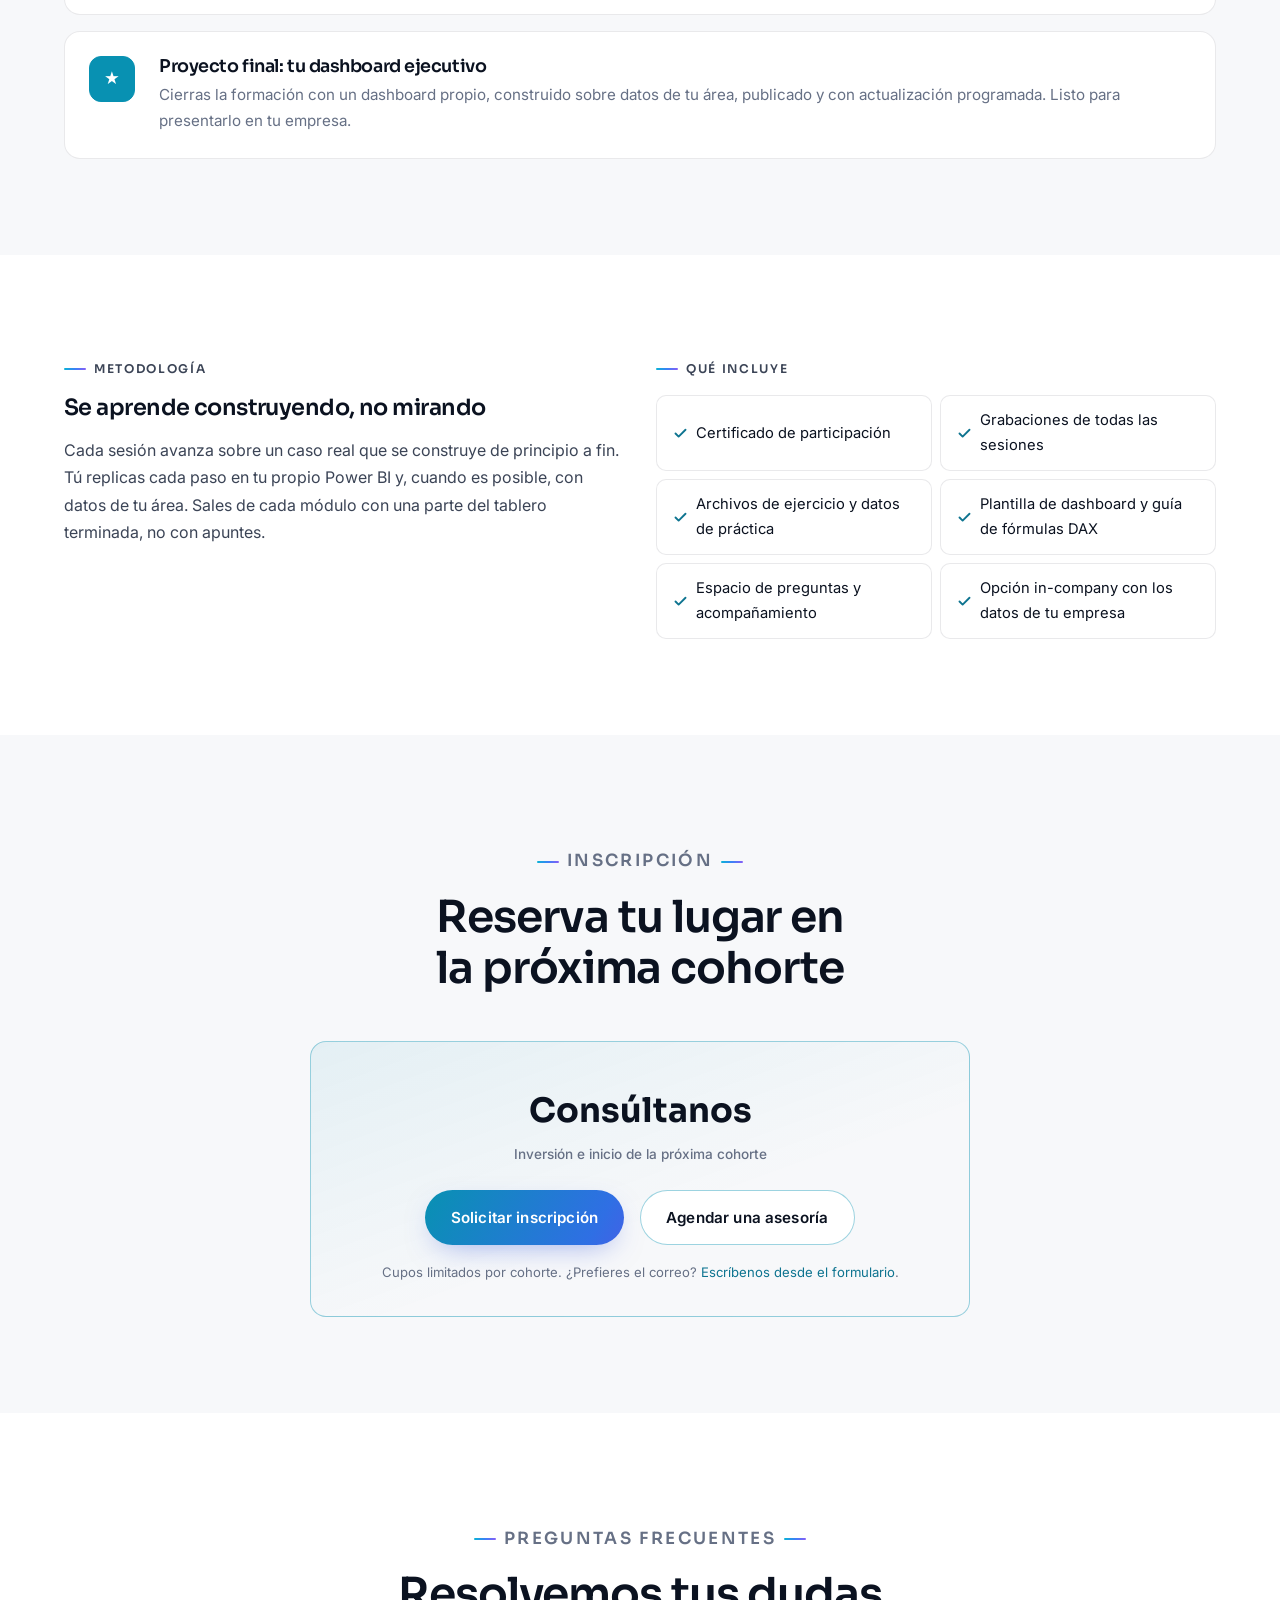
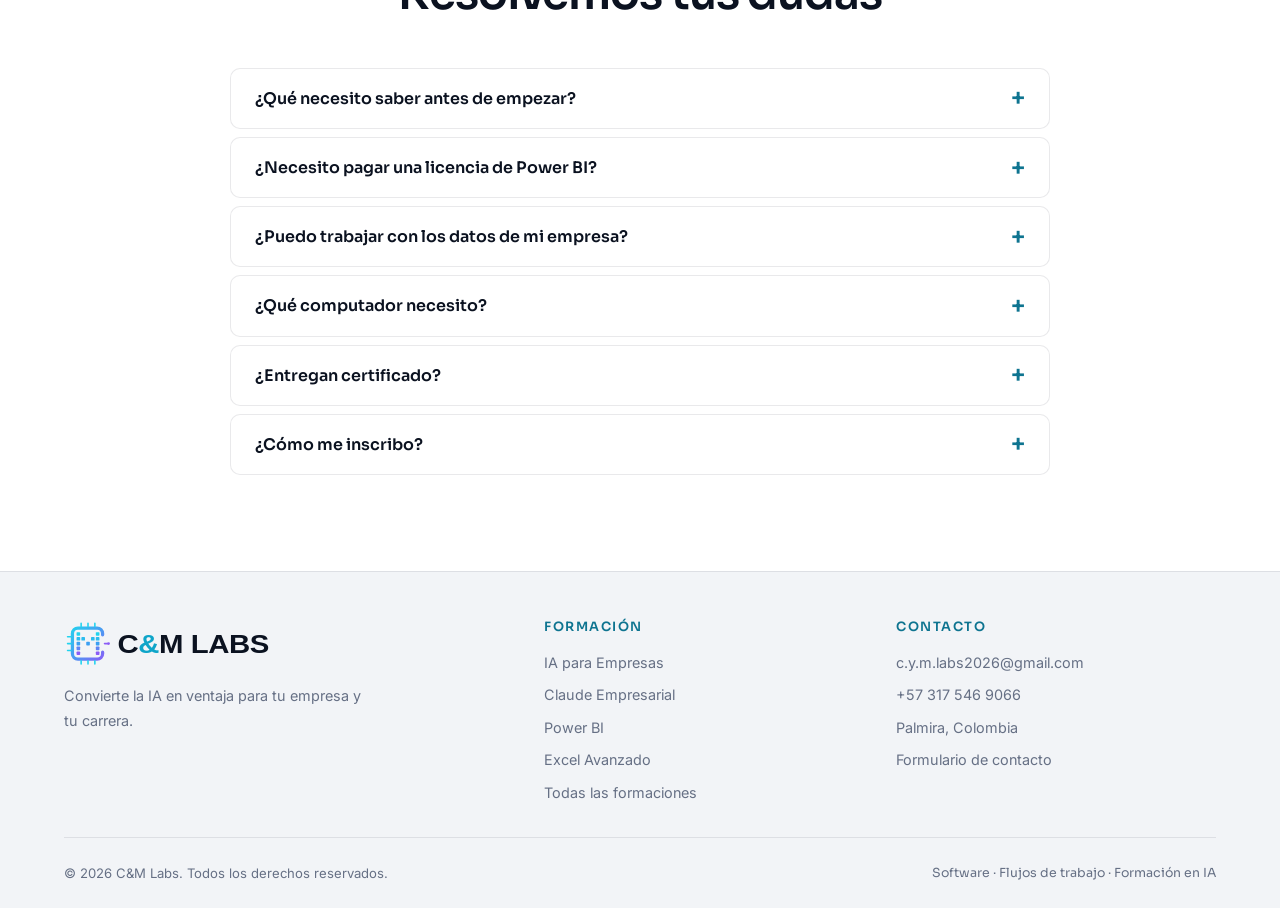
<file: formacion/power-bi.html>
<!DOCTYPE html>
<html lang="es">
<head>
<meta charset="UTF-8">
<meta name="viewport" content="width=device-width, initial-scale=1.0">

<title>Power BI | Formación C&amp;M Labs</title>
<meta name="description" content="Formación práctica en Power BI: conecta y transforma datos, modela, escribe DAX, diseña dashboards ejecutivos y publícalos. De planillas dispersas a decisiones con evidencia.">
<meta name="theme-color" content="#FFFFFF">
<link rel="canonical" href="https://cymlabs2026-jpg.github.io/formacion/power-bi.html">

<meta property="og:type" content="website">
<meta property="og:locale" content="es_LA">
<meta property="og:site_name" content="C&amp;M Labs">
<meta property="og:title" content="Power BI | Formación C&amp;M Labs">
<meta property="og:description" content="De planillas dispersas a dashboards que se actualizan solos. Formación práctica en Power BI.">
<meta property="og:url" content="https://cymlabs2026-jpg.github.io/formacion/power-bi.html">
<meta property="og:image" content="https://cymlabs2026-jpg.github.io/assets/logo-perfil.png">

<link rel="icon" type="image/svg+xml" href="../assets/favicon.svg?v=8">
<link rel="apple-touch-icon" href="../assets/favicon.svg?v=8">

<link rel="preconnect" href="https://fonts.googleapis.com">
<link rel="preconnect" href="https://fonts.gstatic.com" crossorigin>
<link href="https://fonts.googleapis.com/css2?family=Sora:wght@300;400;500;600;700&family=Inter:wght@400;500;600&display=swap" rel="stylesheet">

<link rel="stylesheet" href="../css/styles.css?v=8">
<link rel="stylesheet" href="../css/formacion.css?v=8">
<script src="../js/main.js?v=8" defer></script>

<noscript>
  <style>.revelar { opacity: 1; transform: none; }</style>
</noscript>

<script type="application/ld+json">
{
  "@context": "https://schema.org",
  "@type": "Course",
  "name": "Power BI",
  "description": "Formación práctica en Power BI: conectar y transformar datos con Power Query, modelar, escribir medidas DAX, diseñar dashboards ejecutivos y publicarlos para que se actualicen solos.",
  "provider": {
    "@type": "Organization",
    "name": "C&M Labs",
    "url": "https://cymlabs2026-jpg.github.io/"
  },
  "inLanguage": "es",
  "about": ["Power BI", "Business Intelligence", "Analítica de datos", "DAX", "Dashboards"],
  "audience": {
    "@type": "Audience",
    "audienceType": "Analistas, administración, finanzas, operaciones y gerencia"
  },
  "coursePrerequisites": "Manejo básico de Excel",
  "hasCourseInstance": {
    "@type": "CourseInstance",
    "courseMode": "online",
    "courseWorkload": "PT16H"
  }
}
</script>
</head>

<body>

<a class="saltar-contenido" href="#contenido">Saltar al contenido</a>

<!-- ============================ NAVEGACIÓN ============================ -->
<header class="nav" id="nav">
  <div class="contenedor nav__inner">
    <a class="nav__logo" href="../index.html" aria-label="C&amp;M Labs, ir al inicio">
      <img src="../assets/logo.svg?v=8" alt="C&amp;M Labs" width="320" height="96">
    </a>

    <nav class="nav__enlaces" aria-label="Navegación principal">
      <a class="nav__enlace" href="../index.html">Inicio</a>
      <a class="nav__enlace" href="../index.html#soluciones">Soluciones</a>
      <a class="nav__enlace" href="../index.html#formacion">Formación</a>
      <a class="nav__enlace" href="../index.html#contacto">Contacto</a>
    </nav>

    <a class="boton boton--primario nav__cta" href="#inscripcion">Inscribirme</a>

    <button class="nav__hamburguesa" id="hamburguesa" aria-expanded="false" aria-controls="menu-movil" aria-label="Abrir menú de navegación">
      <span></span><span></span><span></span>
    </button>
  </div>
</header>

<div class="menu-movil" id="menu-movil">
  <a href="../index.html">Inicio</a>
  <a href="../index.html#soluciones">Soluciones</a>
  <a href="../index.html#formacion">Formación</a>
  <a href="../index.html#contacto">Contacto</a>
  <a class="boton boton--primario" href="#inscripcion">Inscribirme</a>
</div>

<main id="contenido">

<!-- ============================ HERO DEL CURSO ============================ -->
<section class="curso-hero">
  <div class="contenedor">

    <nav class="migas" aria-label="Ruta de navegación">
      <a href="../index.html">Inicio</a>
      <span class="sep" aria-hidden="true">/</span>
      <a href="../index.html#formacion">Formación</a>
      <span class="sep" aria-hidden="true">/</span>
      <span aria-current="page">Power BI</span>
    </nav>

    <p class="etiqueta">Formación · Business Intelligence</p>
    <h1>Power BI <span class="degradado-texto">de principio a fin</span></h1>
    <p class="curso-hero__intro">
      Pasa de planillas dispersas y reportes manuales a dashboards que se actualizan solos.
      Aprende el flujo completo —conectar, transformar, modelar, visualizar y publicar— con
      ejercicios sobre datos reales de tu propia operación.
    </p>

    <div class="curso-cta">
      <a class="boton boton--primario" href="#inscripcion">Quiero inscribirme</a>
      <a class="boton boton--secundario" href="#temario">Ver el temario</a>
    </div>

    <div class="curso-facts">
      <div class="fact">
        <p class="fact__label">Duración</p>
        <p class="fact__valor">16 horas · 4 sesiones</p>
      </div>
      <div class="fact">
        <p class="fact__label">Modalidad</p>
        <p class="fact__valor">En vivo online o in-company</p>
      </div>
      <div class="fact">
        <p class="fact__label">Requisito</p>
        <p class="fact__valor">Manejo básico de Excel</p>
      </div>
      <div class="fact">
        <p class="fact__label">Certificado</p>
        <p class="fact__valor">Incluido al finalizar</p>
      </div>
    </div>
    <!-- PENDIENTE: ajustar duración, modalidad y fechas según el modelo de entrega que definas. -->

  </div>
</section>

<!-- ============================ PARA QUIÉN ============================ -->
<section class="seccion seccion--alt" id="para-quien">
  <div class="contenedor">
    <div class="seccion__cabecera revelar">
      <p class="etiqueta">¿Para quién es?</p>
      <h2>Para quien vive peleando con planillas y reportes</h2>
      <p>Si cada mes armas el mismo informe a mano, esta formación te devuelve ese tiempo.</p>
    </div>

    <ul class="publico__grid revelar">
      <li class="publico__item"><svg viewBox="0 0 24 24" fill="none" stroke="currentColor" stroke-width="3" stroke-linecap="round" stroke-linejoin="round" aria-hidden="true"><path d="M20 6L9 17l-5-5"/></svg>Analistas de datos</li>
      <li class="publico__item"><svg viewBox="0 0 24 24" fill="none" stroke="currentColor" stroke-width="3" stroke-linecap="round" stroke-linejoin="round" aria-hidden="true"><path d="M20 6L9 17l-5-5"/></svg>Administración y finanzas</li>
      <li class="publico__item"><svg viewBox="0 0 24 24" fill="none" stroke="currentColor" stroke-width="3" stroke-linecap="round" stroke-linejoin="round" aria-hidden="true"><path d="M20 6L9 17l-5-5"/></svg>Contadores</li>
      <li class="publico__item"><svg viewBox="0 0 24 24" fill="none" stroke="currentColor" stroke-width="3" stroke-linecap="round" stroke-linejoin="round" aria-hidden="true"><path d="M20 6L9 17l-5-5"/></svg>Operaciones y logística</li>
      <li class="publico__item"><svg viewBox="0 0 24 24" fill="none" stroke="currentColor" stroke-width="3" stroke-linecap="round" stroke-linejoin="round" aria-hidden="true"><path d="M20 6L9 17l-5-5"/></svg>Áreas comerciales</li>
      <li class="publico__item"><svg viewBox="0 0 24 24" fill="none" stroke="currentColor" stroke-width="3" stroke-linecap="round" stroke-linejoin="round" aria-hidden="true"><path d="M20 6L9 17l-5-5"/></svg>Gerentes y directivos</li>
      <li class="publico__item"><svg viewBox="0 0 24 24" fill="none" stroke="currentColor" stroke-width="3" stroke-linecap="round" stroke-linejoin="round" aria-hidden="true"><path d="M20 6L9 17l-5-5"/></svg>Ingenieros de proceso</li>
      <li class="publico__item"><svg viewBox="0 0 24 24" fill="none" stroke="currentColor" stroke-width="3" stroke-linecap="round" stroke-linejoin="round" aria-hidden="true"><path d="M20 6L9 17l-5-5"/></svg>Consultores independientes</li>
    </ul>
  </div>
</section>

<!-- ============================ QUÉ LOGRARÁS ============================ -->
<section class="seccion" id="logros">
  <div class="contenedor">
    <div class="seccion__cabecera revelar">
      <p class="etiqueta">Qué lograrás</p>
      <h2>Un dashboard propio, funcionando y publicado</h2>
    </div>

    <ul class="formacion__lista revelar">
      <li><svg viewBox="0 0 24 24" fill="none" stroke="currentColor" stroke-width="3" stroke-linecap="round" stroke-linejoin="round" aria-hidden="true"><path d="M20 6L9 17l-5-5"/></svg>Conectar Power BI a Excel, bases de datos y otras fuentes</li>
      <li><svg viewBox="0 0 24 24" fill="none" stroke="currentColor" stroke-width="3" stroke-linecap="round" stroke-linejoin="round" aria-hidden="true"><path d="M20 6L9 17l-5-5"/></svg>Limpiar y combinar datos con Power Query, sin fórmulas manuales</li>
      <li><svg viewBox="0 0 24 24" fill="none" stroke="currentColor" stroke-width="3" stroke-linecap="round" stroke-linejoin="round" aria-hidden="true"><path d="M20 6L9 17l-5-5"/></svg>Construir un modelo de datos correcto, con relaciones y calendario</li>
      <li><svg viewBox="0 0 24 24" fill="none" stroke="currentColor" stroke-width="3" stroke-linecap="round" stroke-linejoin="round" aria-hidden="true"><path d="M20 6L9 17l-5-5"/></svg>Escribir medidas DAX para tus KPIs y comparativos de tiempo</li>
      <li><svg viewBox="0 0 24 24" fill="none" stroke="currentColor" stroke-width="3" stroke-linecap="round" stroke-linejoin="round" aria-hidden="true"><path d="M20 6L9 17l-5-5"/></svg>Diseñar dashboards que se entienden de un vistazo</li>
      <li><svg viewBox="0 0 24 24" fill="none" stroke="currentColor" stroke-width="3" stroke-linecap="round" stroke-linejoin="round" aria-hidden="true"><path d="M20 6L9 17l-5-5"/></svg>Publicar, programar la actualización y compartir con tu equipo</li>
    </ul>
  </div>
</section>

<!-- ============================ TEMARIO ============================ -->
<section class="seccion seccion--alt" id="temario">
  <div class="contenedor">
    <div class="seccion__cabecera revelar">
      <p class="etiqueta">Temario</p>
      <h2>Seis módulos que siguen el flujo real de trabajo</h2>
      <p>Del dato crudo al tablero publicado. Cada módulo se practica sobre un caso real de principio a fin.</p>
    </div>

    <div class="temario revelar">
      <article class="modulo">
        <div class="modulo__num" aria-hidden="true"></div>
        <div>
          <h3>Fundamentos y primer vistazo</h3>
          <p>Qué es Business Intelligence y dónde encaja Power BI. El flujo completo —conectar, transformar, modelar, visualizar, publicar— y un recorrido por la interfaz de Power BI Desktop.</p>
        </div>
      </article>

      <article class="modulo">
        <div class="modulo__num" aria-hidden="true"></div>
        <div>
          <h3>Conectar y transformar datos (Power Query)</h3>
          <p>Conexión a Excel, CSV, bases de datos y carpetas. Limpieza de datos, tipos, columnas calculadas, combinar y anexar tablas. El trabajo sucio que hace que todo lo demás funcione.</p>
        </div>
      </article>

      <article class="modulo">
        <div class="modulo__num" aria-hidden="true"></div>
        <div>
          <h3>Modelado de datos</h3>
          <p>Relaciones entre tablas, cardinalidad y dirección del filtro. El modelo estrella y por qué importa. Creación de la tabla de calendario, la pieza que casi siempre falta.</p>
        </div>
      </article>

      <article class="modulo">
        <div class="modulo__num" aria-hidden="true"></div>
        <div>
          <h3>DAX esencial</h3>
          <p>Medidas frente a columnas calculadas y cuándo usar cada una. Funciones clave (SUM, AVERAGE, COUNTROWS, CALCULATE) y comparativos de tiempo: mes anterior, año anterior, acumulados.</p>
        </div>
      </article>

      <article class="modulo">
        <div class="modulo__num" aria-hidden="true"></div>
        <div>
          <h3>Visualización y diseño de dashboards</h3>
          <p>Elegir el gráfico correcto para cada dato, tarjetas de KPI, segmentadores e interactividad. Principios de diseño para que el tablero se lea de un vistazo y no confunda.</p>
        </div>
      </article>

      <article class="modulo">
        <div class="modulo__num" aria-hidden="true"></div>
        <div>
          <h3>Publicar, actualizar y compartir</h3>
          <p>Power BI Service: publicar el informe, áreas de trabajo, programar la actualización automática de datos y compartir con el equipo cuidando los permisos.</p>
        </div>
      </article>

      <article class="modulo modulo--final">
        <div class="modulo__num" aria-hidden="true"></div>
        <div>
          <h3>Proyecto final: tu dashboard ejecutivo</h3>
          <p>Cierras la formación con un dashboard propio, construido sobre datos de tu área, publicado y con actualización programada. Listo para presentarlo en tu empresa.</p>
        </div>
      </article>
    </div>
  </div>
</section>

<!-- ============================ METODOLOGÍA + INCLUYE ============================ -->
<section class="seccion" id="incluye">
  <div class="contenedor">
    <div class="incluye-grid revelar">
      <div>
        <p class="etiqueta">Metodología</p>
        <h3>Se aprende construyendo, no mirando</h3>
        <p>
          Cada sesión avanza sobre un caso real que se construye de principio a fin. Tú replicas
          cada paso en tu propio Power BI y, cuando es posible, con datos de tu área. Sales de cada
          módulo con una parte del tablero terminada, no con apuntes.
        </p>
      </div>

      <div>
        <p class="etiqueta">Qué incluye</p>
        <ul class="formacion__lista">
          <li><svg viewBox="0 0 24 24" fill="none" stroke="currentColor" stroke-width="3" stroke-linecap="round" stroke-linejoin="round" aria-hidden="true"><path d="M20 6L9 17l-5-5"/></svg>Certificado de participación</li>
          <li><svg viewBox="0 0 24 24" fill="none" stroke="currentColor" stroke-width="3" stroke-linecap="round" stroke-linejoin="round" aria-hidden="true"><path d="M20 6L9 17l-5-5"/></svg>Grabaciones de todas las sesiones</li>
          <li><svg viewBox="0 0 24 24" fill="none" stroke="currentColor" stroke-width="3" stroke-linecap="round" stroke-linejoin="round" aria-hidden="true"><path d="M20 6L9 17l-5-5"/></svg>Archivos de ejercicio y datos de práctica</li>
          <li><svg viewBox="0 0 24 24" fill="none" stroke="currentColor" stroke-width="3" stroke-linecap="round" stroke-linejoin="round" aria-hidden="true"><path d="M20 6L9 17l-5-5"/></svg>Plantilla de dashboard y guía de fórmulas DAX</li>
          <li><svg viewBox="0 0 24 24" fill="none" stroke="currentColor" stroke-width="3" stroke-linecap="round" stroke-linejoin="round" aria-hidden="true"><path d="M20 6L9 17l-5-5"/></svg>Espacio de preguntas y acompañamiento</li>
          <li><svg viewBox="0 0 24 24" fill="none" stroke="currentColor" stroke-width="3" stroke-linecap="round" stroke-linejoin="round" aria-hidden="true"><path d="M20 6L9 17l-5-5"/></svg>Opción in-company con los datos de tu empresa</li>
        </ul>
      </div>
    </div>
  </div>
</section>

<!-- ============================ INSCRIPCIÓN ============================ -->
<section class="seccion seccion--alt" id="inscripcion">
  <div class="contenedor">
    <div class="seccion__cabecera revelar">
      <p class="etiqueta">Inscripción</p>
      <h2>Reserva tu lugar en la próxima cohorte</h2>
    </div>

    <div class="inscripcion-card revelar">
      <!-- PENDIENTE: cuando definas el precio, reemplaza "Consúltanos" por el valor,
           p. ej. <p class="precio">$690.000 COP<small>por participante · próxima cohorte</small></p> -->
      <p class="precio">Consúltanos<small>Inversión e inicio de la próxima cohorte</small></p>

      <div class="curso-cta">
        <!-- PENDIENTE: cuando definas la pasarela de pago (Hotmart, Bold, Wompi…),
             este botón enlazará al checkout. Por ahora enruta a WhatsApp. -->
        <a class="boton boton--primario" href="https://wa.me/573175469066?text=Hola%20C%26M%20Labs%2C%20quiero%20inscribirme%20en%20la%20formaci%C3%B3n%20de%20Power%20BI." target="_blank" rel="noopener" data-whatsapp>
          Solicitar inscripción
        </a>
        <a class="boton boton--secundario" href="https://calendly.com/c-y-m-labs2026/30min" target="_blank" rel="noopener" data-calendly>
          Agendar una asesoría
        </a>
      </div>

      <p class="nota">
        Cupos limitados por cohorte. ¿Prefieres el correo?
        <a href="../index.html#contacto" style="color: var(--cian-ia);">Escríbenos desde el formulario</a>.
      </p>
    </div>
  </div>
</section>

<!-- ============================ FAQ ============================ -->
<section class="seccion" id="faq">
  <div class="contenedor">
    <div class="seccion__cabecera revelar">
      <p class="etiqueta">Preguntas frecuentes</p>
      <h2>Resolvemos tus dudas</h2>
    </div>

    <div class="faq revelar">
      <details>
        <summary>¿Qué necesito saber antes de empezar?</summary>
        <p>Manejo básico de Excel: trabajar con tablas, filtrar y entender qué es una fórmula. No necesitas saber programar ni haber usado Power BI antes.</p>
      </details>
      <details>
        <summary>¿Necesito pagar una licencia de Power BI?</summary>
        <p>No para aprender: <strong>Power BI Desktop es gratuito</strong> y con él haremos la mayor parte del curso. Para publicar y compartir en la nube se requiere una licencia de Power BI Service; en el Módulo 6 explicamos las opciones para que elijas la que corresponde.</p>
      </details>
      <details>
        <summary>¿Puedo trabajar con los datos de mi empresa?</summary>
        <p>Sí, y es lo que recomendamos: el aprendizaje se fija mucho mejor. En la modalidad in-company construimos directamente sobre tus datos reales.</p>
      </details>
      <details>
        <summary>¿Qué computador necesito?</summary>
        <p>Un equipo con Windows donde puedas instalar Power BI Desktop. Si trabajas en Mac, en la primera sesión te indicamos las alternativas para seguir el curso.</p>
      </details>
      <details>
        <summary>¿Entregan certificado?</summary>
        <p>Sí. Al finalizar y presentar tu dashboard recibes un certificado de participación de C&amp;M Labs.</p>
      </details>
      <details>
        <summary>¿Cómo me inscribo?</summary>
        <p>Pulsa «Solicitar inscripción» para escribirnos por WhatsApp, agenda una asesoría o usa el formulario de contacto. Te confirmamos disponibilidad, fechas e inversión de la próxima cohorte.</p>
      </details>
    </div>
  </div>
</section>

</main>

<!-- ============================ PIE DE PÁGINA ============================ -->
<footer class="pie">
  <div class="contenedor">
    <div class="pie__grid">

      <div class="pie__marca">
        <div class="pie__logo">
          <img src="../assets/logo.svg?v=8" alt="C&amp;M Labs" width="320" height="96" loading="lazy">
        </div>
        <p>Convierte la IA en ventaja para tu empresa y tu carrera.</p>

        <!-- Aquí van los iconos de redes sociales cuando existan los perfiles. -->
      </div>

      <div>
        <h3>Formación</h3>
        <ul class="pie__lista">
          <li><a href="../formacion/ia-para-empresas.html">IA para Empresas</a></li>
          <li><a href="../formacion/claude-empresarial.html">Claude Empresarial</a></li>
          <li><a href="../formacion/power-bi.html">Power BI</a></li>
          <li><a href="../formacion/excel-avanzado.html">Excel Avanzado</a></li>
          <li><a href="../index.html#formacion">Todas las formaciones</a></li>
        </ul>
      </div>

      <div>
        <h3>Contacto</h3>
        <ul class="pie__lista">
          <li><a href="mailto:c.y.m.labs2026@gmail.com">c.y.m.labs2026@gmail.com</a></li>
          <li><a href="https://wa.me/573175469066" target="_blank" rel="noopener" data-whatsapp>+57 317 546 9066</a></li>
          <li>Palmira, Colombia</li>
          <li><a href="../index.html#contacto">Formulario de contacto</a></li>
        </ul>
      </div>

    </div>

    <div class="pie__base">
      <p>&copy; <span id="anio">2026</span> C&amp;M Labs. Todos los derechos reservados.</p>
      <p class="pie__ecosistema">
        <span>Software · Flujos de trabajo · Formación en IA</span>
      </p>
    </div>
  </div>
</footer>

<a class="whatsapp-flotante" href="https://wa.me/573175469066?text=Hola%20C%26M%20Labs%2C%20quiero%20informaci%C3%B3n%20sobre%20la%20formaci%C3%B3n%20de%20Power%20BI." target="_blank" rel="noopener" aria-label="Escríbenos por WhatsApp" data-whatsapp>
  <svg viewBox="0 0 24 24" fill="currentColor" aria-hidden="true"><path d="M17.5 14.4c-.3-.2-1.7-.9-2-1-.3-.1-.5-.1-.7.1-.2.3-.7 1-.9 1.2-.2.2-.3.2-.6.1-.3-.2-1.3-.5-2.4-1.5-.9-.8-1.5-1.8-1.7-2.1-.2-.3 0-.5.1-.6l.5-.5c.1-.2.2-.3.3-.5 0-.2 0-.4 0-.5 0-.2-.7-1.6-.9-2.2-.2-.6-.5-.5-.7-.5h-.6c-.2 0-.5.1-.8.4-.3.3-1 1-1 2.4s1.1 2.8 1.2 3c.2.2 2.1 3.3 5.2 4.6.7.3 1.3.5 1.7.6.7.2 1.4.2 1.9.1.6-.1 1.7-.7 2-1.4.2-.7.2-1.2.2-1.4-.1-.1-.3-.2-.6-.3z"/><path d="M12 2a10 10 0 0 0-8.6 15.1L2 22l5-1.3A10 10 0 1 0 12 2zm0 18.2a8.2 8.2 0 0 1-4.2-1.2l-.3-.2-3 .8.8-2.9-.2-.3A8.2 8.2 0 1 1 12 20.2z"/></svg>
</a>

</body>
</html>
</file>
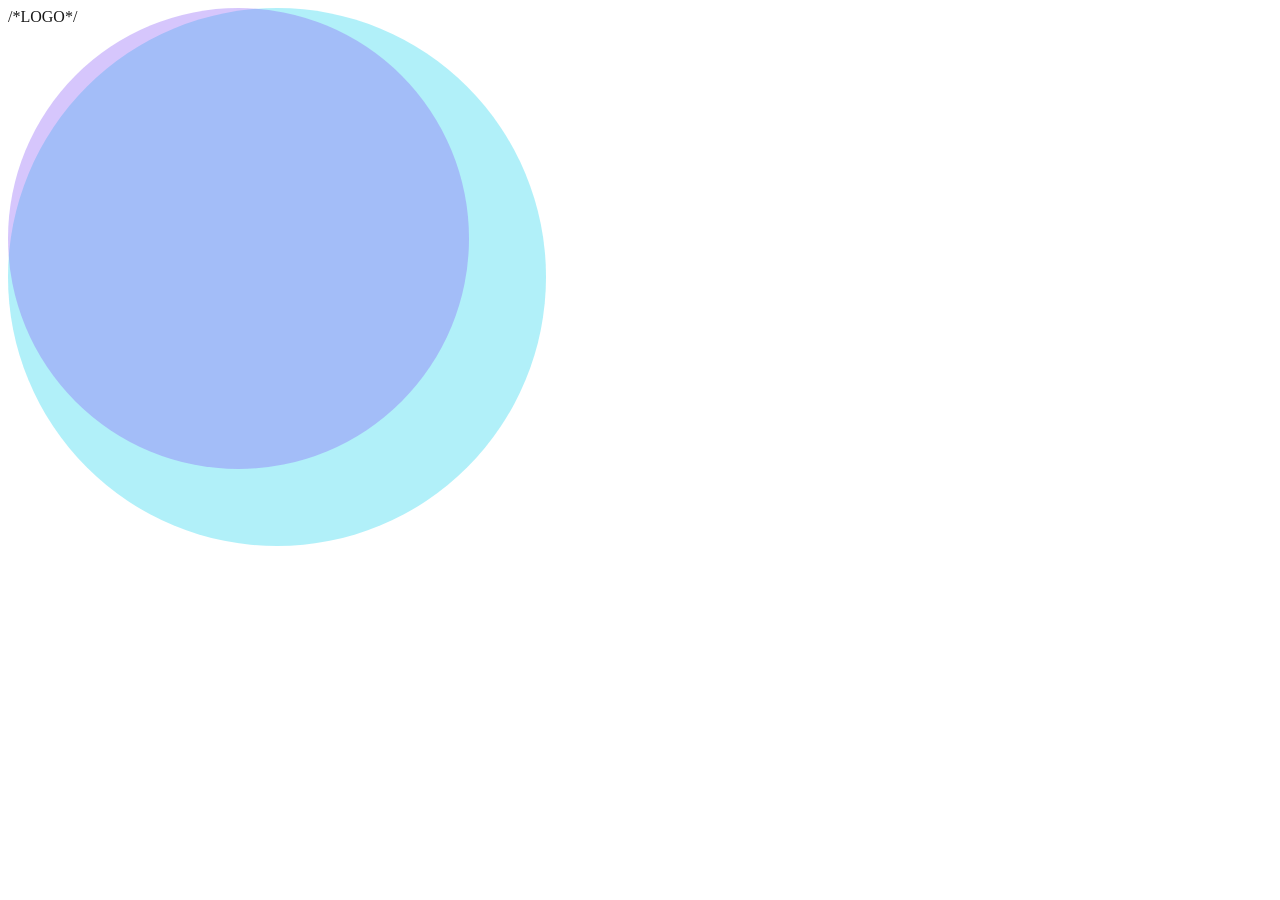
<file: agente-creador-video/rutina/escenas.html>
<!doctype html>
<html lang="es">
<head>
<meta charset="utf-8">
<!-- Escenas genéricas de la rutina automática: intro, un bloque por idea y cierre.
     rutina.py inserta los estilos de la marca, el logo y los datos del encargo, y luego llama a pintar(t) cuadro por cuadro. -->
<style>
/*CSS_MARCA*/
html, body { width: var(--ancho) !important; height: var(--alto) !important; }
body::before { z-index: 0; }
body.oscuro { background: radial-gradient(1200px 900px at 100% 0%, rgba(139,92,246,.28), transparent 60%),
                          radial-gradient(1100px 900px at 0% 100%, rgba(34,211,238,.22), transparent 60%), #0B1220 !important;
              color: #fff; }
body.oscuro .sub, body.oscuro .puntos div { color: #CBD5E1; }

/* El contenido deja libre la franja de abajo para los subtítulos. */
.escena { position: absolute; inset: 0; padding: calc(var(--k) * 150px) calc(var(--k) * 150px) var(--libre-abajo);
          display: flex; flex-direction: column; justify-content: center; opacity: 0; z-index: 1; transform-origin: 50% 45%; }
.etq { font-family: 'Sora', sans-serif; font-weight: 700; font-size: calc(var(--k) * 30px); letter-spacing: .18em;
       text-transform: uppercase; color: var(--cian); margin-bottom: calc(var(--k) * 28px); }
body.oscuro .etq { color: var(--cian-claro); }
.titulo { font-family: 'Sora', sans-serif; font-weight: 800; font-size: calc(var(--k) * 92px); letter-spacing: -0.03em;
          line-height: 1.06; max-width: calc(var(--ancho) - var(--k) * 300px); }
.intro .titulo { font-size: calc(var(--k) * 112px); }
.acento { background: var(--degradado); -webkit-background-clip: text; background-clip: text; color: transparent; }
.sub { margin-top: calc(var(--k) * 30px); font-size: calc(var(--k) * 42px); font-weight: 500; color: var(--texto-suave);
       max-width: calc(var(--ancho) - var(--k) * 300px); line-height: 1.3; }
.cifra { font-family: 'Sora', sans-serif; font-weight: 800; font-size: calc(var(--k) * 210px); line-height: 1;
         letter-spacing: -0.04em; margin-bottom: calc(var(--k) * 20px); }
.puntos { margin-top: calc(var(--k) * 50px); display: grid; gap: calc(var(--k) * 26px); font-size: calc(var(--k) * 44px); font-weight: 600; }
.puntos div { opacity: 0; display: flex; gap: calc(var(--k) * 22px); align-items: baseline; }
.puntos i { flex: none; font-style: normal; color: #fff; background: var(--degradado); border-radius: calc(var(--k) * 14px);
            width: calc(var(--k) * 56px); height: calc(var(--k) * 56px); display: grid; place-items: center;
            font-family: 'Sora'; font-weight: 800; font-size: calc(var(--k) * 30px); transform: translateY(calc(var(--k) * 8px)); }
.barra { height: calc(var(--k) * 10px); width: calc(var(--k) * 360px); border-radius: 99px; background: var(--degradado);
         margin-top: calc(var(--k) * 44px); transform-origin: left; }
.logo-grande { width: calc(var(--k) * 420px); margin-top: calc(var(--k) * 70px); }
.enlace { margin-top: calc(var(--k) * 34px); font-family: 'Sora'; font-weight: 700; font-size: calc(var(--k) * 40px); color: var(--cian); }
.logo-esq { position: absolute; right: calc(var(--k) * 70px); top: calc(var(--k) * 56px); width: calc(var(--k) * 230px); opacity: .9; z-index: 2; }

/* Estilo CapCut: palabras que suben, barrido de color entre escenas y formas de fondo en movimiento. */
.palabra { display: inline-block; will-change: transform, opacity; }
.barrido { position: absolute; top: 0; bottom: 0; width: 140%; left: -140%; z-index: 5; background: var(--degradado);
           transform: skewX(-12deg); pointer-events: none; }
.forma { position: absolute; border-radius: 50%; filter: blur(calc(var(--k) * 60px)); opacity: .35; z-index: 0; }
</style>
</head>
<body>
<div class="forma" id="f1" style="width:42vw;height:42vw;background:#22D3EE"></div>
<div class="forma" id="f2" style="width:36vw;height:36vw;background:#8B5CF6"></div>
<div id="escenas"></div>
<div class="logo-esq" id="logo-esq">/*LOGO*/</div>
<div class="barrido" id="barrido"></div>

<script>
const D = /*DATOS*/;
const $ = id => document.getElementById(id);
const lim = x => Math.max(0, Math.min(1, x));
const suave = x => 1 - Math.pow(1 - lim(x), 3);
const FUNDIDO = 0.45;
const LOGO = $("logo-esq").innerHTML;

document.documentElement.style.setProperty("--ancho", D.ancho + "px");
document.documentElement.style.setProperty("--alto", D.alto + "px");
document.documentElement.style.setProperty("--k", D.k);
document.documentElement.style.setProperty("--libre-abajo", D.libre_abajo + "px");
if (D.tema === "oscuro") document.body.classList.add("oscuro");

// Escapa el texto y convierte *palabras* en resaltado con el degradado de la marca.
const esc = s => String(s ?? "").replace(/&/g, "&amp;").replace(/</g, "&lt;").replace(/>/g, "&gt;");
const marcar = s => esc(s).replace(/\*([^*]+)\*/g, '<span class="acento">$1</span>');

function htmlEscena(e) {
  if (e.tipo === "intro") return `<div class="etq">${esc(e.etiqueta)}</div><h1 class="titulo">${marcar(e.titulo)}</h1><div class="barra"></div>`;
  if (e.tipo === "cierre") return `<h1 class="titulo">${marcar(e.titulo)}</h1>${e.sub ? `<div class="sub">${marcar(e.sub)}</div>` : ""}
      <div class="logo-grande">${LOGO}</div>${e.enlace ? `<div class="enlace">${esc(e.enlace)}</div>` : ""}`;
  let h = e.etiqueta ? `<div class="etq">${esc(e.etiqueta)}</div>` : "";
  if (e.cifra) h += `<div class="cifra acento">${esc(e.cifra)}</div>`;
  h += `<h1 class="titulo">${marcar(e.titulo)}</h1>`;
  if (e.sub) h += `<div class="sub">${marcar(e.sub)}</div>`;
  if (e.puntos && e.puntos.length) h += `<div class="puntos">${e.puntos.map((p, i) => `<div><i>${i + 1}</i><span>${marcar(p)}</span></div>`).join("")}</div>`;
  return h;
}
$("escenas").innerHTML = D.escenas.map((e, i) => `<section class="escena ${e.tipo}" id="s${i}">${htmlEscena(e)}</section>`).join("");
if (D.escenas.some(e => e.tipo === "cierre")) $("s" + (D.escenas.length - 1)).dataset.sinLogo = "1";

// Cada palabra de los títulos en su propio <span> (respeta el resaltado .acento).
document.querySelectorAll(".escena .titulo").forEach(h => {
  const partir = nodo => [...nodo.childNodes].forEach(n => {
    if (n.nodeType === 3) {
      const f = document.createDocumentFragment();
      n.textContent.split(/(\s+)/).forEach(w => {
        if (!w) return;
        if (/^\s+$/.test(w)) { f.append(w); return; }
        const sp = document.createElement("span"); sp.className = "palabra"; sp.textContent = w; f.append(sp);
      });
      n.replaceWith(f);
    } else if (n.classList && n.classList.contains("acento")) { n.classList.add("palabra"); }
    else { partir(n); }
  });
  partir(h);
});

const TOTAL = D.escenas.reduce((s, e) => s + e.duracion, 0);
window.TOTAL = TOTAL;

window.pintar = function (t) {
  let inicio = 0;
  D.escenas.forEach((e, i) => {
    const el = $("s" + i), dur = e.duracion, local = t - inicio;
    if (local >= 0 && local < dur) {
      const entrada = suave(local / FUNDIDO), salida = i === D.escenas.length - 1 ? 1 : suave((dur - local) / FUNDIDO);
      el.style.opacity = Math.min(entrada, salida);
      const zoom = 1 + 0.035 * (local / dur) - (1 - entrada) * 0.04 + (1 - salida) * 0.03;
      el.style.transform = `translateY(${(1 - entrada) * 30}px) scale(${zoom})`;
      el.style.filter = `blur(${((1 - entrada) + (1 - salida)) * 6}px)`;
      el.querySelectorAll(".titulo .palabra").forEach((w, j) => {
        const q = lim((local - 0.15 - j * 0.07) / 0.35);
        const rebote = q < 1 ? 1 - Math.pow(1 - q, 3) * Math.cos(q * Math.PI * 1.5) : 1;
        w.style.opacity = suave(q * 1.6);
        w.style.transform = `translateY(${(1 - rebote) * 46 * D.k}px)`;
      });
      const nPal = el.querySelectorAll(".titulo .palabra").length;
      const despues = 0.5 + nPal * 0.07;   // lo demás entra cuando ya se leyó el título
      el.querySelectorAll(".sub, .cifra, .logo-grande, .enlace").forEach((x, j) => {
        const q = suave((local - despues - j * 0.2) / 0.4);
        x.style.opacity = q; x.style.transform = `translateY(${(1 - q) * 24 * D.k}px)`;
      });
      el.querySelectorAll(".puntos div").forEach((x, j) => {
        const q = suave((local - despues - 0.2 - j * Math.min(0.9, (dur - despues - 1.5) / Math.max(1, j + 1))) / 0.4);
        x.style.opacity = q; x.style.transform = `translateX(${(1 - q) * -40 * D.k}px)`;
      });
      el.querySelectorAll(".barra").forEach(x => { x.style.transform = `scaleX(${suave((local - despues) / 0.6)})`; });
      $("logo-esq").style.opacity = (e.tipo === "cierre" || e.tipo === "intro") ? 0 : 0.9;
    } else {
      el.style.opacity = 0;
    }
    inicio += dur;
  });
  // Barrido de color en cada corte (cruza la pantalla en 0,5 s centrado en el corte).
  let corte = 0, barrido = -1;
  for (const e of D.escenas.slice(0, -1)) {
    corte += e.duracion;
    const q = (t - (corte - 0.25)) / 0.5;
    if (q >= 0 && q <= 1) barrido = q;
  }
  $("barrido").style.left = barrido < 0 ? "-140%" : `${-140 + barrido * 280}%`;
  // Formas de fondo que flotan despacio.
  $("f1").style.transform = `translate(${D.ancho * (0.62 + 0.08 * Math.sin(t / 3))}px, ${D.alto * (-0.2 + 0.06 * Math.cos(t / 4))}px)`;
  $("f2").style.transform = `translate(${D.ancho * (-0.15 + 0.07 * Math.cos(t / 3.5))}px, ${D.alto * (0.55 + 0.06 * Math.sin(t / 2.8))}px)`;
};
pintar(0);
</script>
</body>
</html>
</file>
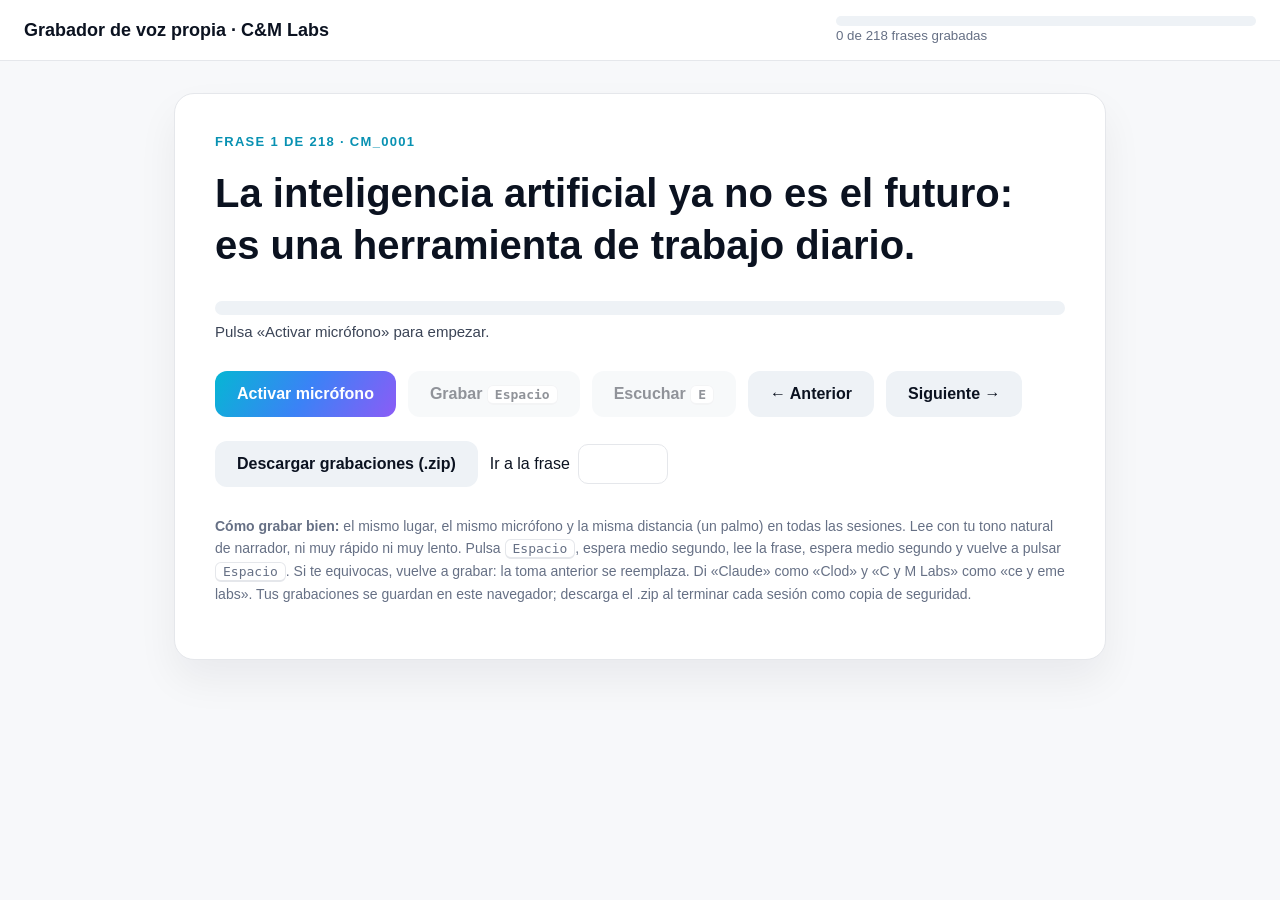
<file: agente-creador-video/voz_propia/grabador.html>
<!doctype html>
<html lang="es">
<head>
<meta charset="utf-8">
<meta name="viewport" content="width=device-width, initial-scale=1">
<title>Grabador de voz propia</title>
<style>
:root {
  --noche: #0B1220; --suave: #3B4456; --tenue: #667085; --cian: #0891B2; --rojo: #E11D48; --verde: #059669;
  --fondo: #F7F8FA; --borde: #E5E7EB;
  --degradado: linear-gradient(120deg, #06B6D4 0%, #3B82F6 50%, #8B5CF6 100%);
}
* { box-sizing: border-box; }
body { margin: 0; font-family: "Segoe UI", Inter, Arial, sans-serif; background: var(--fondo); color: var(--noche); }
header { padding: 16px 24px; background: #fff; border-bottom: 1px solid var(--borde); display: flex; justify-content: space-between; align-items: center; gap: 16px; flex-wrap: wrap; }
header h1 { margin: 0; font-size: 18px; }
.progreso { flex: 1; min-width: 200px; max-width: 420px; }
.barra { height: 10px; background: #EEF2F6; border-radius: 99px; overflow: hidden; }
.barra div { height: 100%; width: 0; background: var(--degradado); transition: width .3s; }
.progreso small { color: var(--tenue); }
main { max-width: 980px; margin: 0 auto; padding: 32px 24px; }
.tarjeta { background: #fff; border: 1px solid var(--borde); border-radius: 20px; padding: 40px; box-shadow: 0 20px 40px rgba(11,18,32,.06); }
.id { color: var(--cian); font-weight: 700; letter-spacing: .1em; font-size: 13px; text-transform: uppercase; }
.frase { font-size: clamp(26px, 4vw, 40px); line-height: 1.3; font-weight: 600; margin: 18px 0 30px; min-height: 2.6em; }
.medidor { height: 14px; background: #EEF2F6; border-radius: 99px; overflow: hidden; margin-bottom: 8px; }
.medidor div { height: 100%; width: 0; background: var(--verde); transition: width .05s; }
.medidor div.alto { background: var(--rojo); }
.estado { min-height: 24px; color: var(--suave); font-size: 15px; margin-bottom: 24px; }
.estado.mal { color: var(--rojo); font-weight: 600; }
.estado.bien { color: var(--verde); font-weight: 600; }
.botones { display: flex; gap: 12px; flex-wrap: wrap; }
button { font: inherit; font-weight: 600; border: 0; border-radius: 12px; padding: 14px 22px; cursor: pointer; background: #EEF2F6; color: var(--noche); }
button.principal { background: var(--degradado); color: #fff; }
button.grabando { background: var(--rojo); color: #fff; }
button:disabled { opacity: .45; cursor: default; }
.ayuda { margin-top: 28px; color: var(--tenue); font-size: 14px; line-height: 1.6; }
kbd { background: #fff; border: 1px solid var(--borde); border-bottom-width: 2px; border-radius: 6px; padding: 1px 7px; font-size: 13px; }
.exportar { margin-top: 24px; display: flex; gap: 12px; align-items: center; flex-wrap: wrap; }
.ir { display: flex; gap: 8px; align-items: center; }
.ir input { width: 90px; padding: 10px; border-radius: 10px; border: 1px solid var(--borde); font: inherit; }
</style>
</head>
<body>
<header>
  <h1>Grabador de voz propia · C&amp;M Labs</h1>
  <div class="progreso"><div class="barra"><div id="barra"></div></div><small id="cuenta">0 de 0 frases grabadas</small></div>
</header>
<main>
  <section class="tarjeta">
    <div class="id" id="id"></div>
    <div class="frase" id="frase"></div>
    <div class="medidor"><div id="nivel"></div></div>
    <div class="estado" id="estado">Pulsa «Activar micrófono» para empezar.</div>
    <div class="botones">
      <button id="activar" class="principal">Activar micrófono</button>
      <button id="grabar" disabled>Grabar <kbd>Espacio</kbd></button>
      <button id="escuchar" disabled>Escuchar <kbd>E</kbd></button>
      <button id="anterior">← Anterior</button>
      <button id="siguiente">Siguiente →</button>
    </div>
    <div class="exportar">
      <button id="exportar">Descargar grabaciones (.zip)</button>
      <span class="ir">Ir a la frase <input id="ir" type="number" min="1"></span>
    </div>
    <p class="ayuda">
      <b>Cómo grabar bien:</b> el mismo lugar, el mismo micrófono y la misma distancia (un palmo) en todas las sesiones.
      Lee con tu tono natural de narrador, ni muy rápido ni muy lento. Pulsa <kbd>Espacio</kbd>, espera medio segundo,
      lee la frase, espera medio segundo y vuelve a pulsar <kbd>Espacio</kbd>. Si te equivocas, vuelve a grabar: la toma
      anterior se reemplaza. Di «Claude» como «Clod» y «C y M Labs» como «ce y eme labs».
      Tus grabaciones se guardan en este navegador; descarga el .zip al terminar cada sesión como copia de seguridad.
    </p>
  </section>
</main>

<script>
const FRASES = [{"id": "cm_0001", "texto": "La inteligencia artificial ya no es el futuro: es una herramienta de trabajo diario.", "modelo": "La inteligencia artificial ya no es el futuro: es una herramienta de trabajo diario."}, {"id": "cm_0002", "texto": "Claude puede leer un contrato largo y resumir sus riesgos en un par de minutos.", "modelo": "Clod puede leer un contrato largo y resumir sus riesgos en un par de minutos."}, {"id": "cm_0003", "texto": "Antes de analizar cualquier dato, hay que revisar si está completo y bien escrito.", "modelo": "Antes de analizar cualquier dato, hay que revisar si está completo y bien escrito."}, {"id": "cm_0004", "texto": "Un buen tablero de Power BI responde preguntas antes de que alguien las haga.", "modelo": "Un buen tablero de Pauer bi ai responde preguntas antes de que alguien las haga."}, {"id": "cm_0005", "texto": "La hoja de cálculo tenía filas duplicadas, fechas como texto y costos vacíos.", "modelo": "La hoja de cálculo tenía filas duplicadas, fechas como texto y costos vacíos."}, {"id": "cm_0006", "texto": "Los agentes de inteligencia artificial hacen el trabajo repetitivo mientras tu equipo decide.", "modelo": "Los agentes de inteligencia artificial hacen el trabajo repetitivo mientras tu equipo decide."}, {"id": "cm_0007", "texto": "Excel sigue siendo la herramienta más usada en las empresas de toda Latinoamérica.", "modelo": "Éksel sigue siendo la herramienta más usada en las empresas de toda Latinoamérica."}, {"id": "cm_0008", "texto": "El margen bruto muestra cuánto dinero queda después de pagar lo que se vende.", "modelo": "El margen bruto muestra cuánto dinero queda después de pagar lo que se vende."}, {"id": "cm_0009", "texto": "Las ventas subieron en diciembre, pero el inventario no alcanzó para todos los pedidos.", "modelo": "Las ventas subieron en diciembre, pero el inventario no alcanzó para todos los pedidos."}, {"id": "cm_0010", "texto": "Una buena instrucción para la inteligencia artificial es clara, concreta y tiene contexto.", "modelo": "Una buena instrucción para la inteligencia artificial es clara, concreta y tiene contexto."}, {"id": "cm_0011", "texto": "Automatizar un reporte semanal puede ahorrarle a tu equipo varias horas cada mes.", "modelo": "Automatizar un reporte semanal puede ahorrarle a tu equipo varias horas cada mes."}, {"id": "cm_0012", "texto": "El análisis mostró que la sede del norte vendía menos desde el mes de julio.", "modelo": "El análisis mostró que la sede del norte vendía menos desde el mes de julio."}, {"id": "cm_0013", "texto": "Si los datos están sucios, cualquier conclusión que saques puede ser equivocada.", "modelo": "Si los datos están sucios, cualquier conclusión que saques puede ser equivocada."}, {"id": "cm_0014", "texto": "Nuestro diagnóstico digital identifica dónde está perdiendo horas tu operación.", "modelo": "Nuestro diagnóstico digital identifica dónde está perdiendo horas tu operación."}, {"id": "cm_0015", "texto": "La formación práctica convierte las licencias que ya pagas en resultados reales.", "modelo": "La formación práctica convierte las licencias que ya pagas en resultados reales."}, {"id": "cm_0016", "texto": "Cada empresa tiene información valiosa escondida en sus propios archivos.", "modelo": "Cada empresa tiene información valiosa escondida en sus propios archivos."}, {"id": "cm_0017", "texto": "El tablero se actualiza cada mañana con las cifras del día anterior.", "modelo": "El tablero se actualiza cada mañana con las cifras del día anterior."}, {"id": "cm_0018", "texto": "Un proyecto en Claude guarda las instrucciones y los documentos de tu empresa.", "modelo": "Un proyecto en Clod guarda las instrucciones y los documentos de tu empresa."}, {"id": "cm_0019", "texto": "Las tablas dinámicas resumen miles de filas en una vista que cualquiera entiende.", "modelo": "Las tablas dinámicas resumen miles de filas en una vista que cualquiera entiende."}, {"id": "cm_0020", "texto": "Los clientes quieren respuestas rápidas, incluso un domingo a medianoche.", "modelo": "Los clientes quieren respuestas rápidas, incluso un domingo a medianoche."}, {"id": "cm_0021", "texto": "Este flujo de trabajo envía la factura, descuenta el inventario y avisa al cliente.", "modelo": "Este flujo de trabajo envía la factura, descuenta el inventario y avisa al cliente."}, {"id": "cm_0022", "texto": "La calidad de la respuesta depende, sobre todo, de la calidad de la pregunta.", "modelo": "La calidad de la respuesta depende, sobre todo, de la calidad de la pregunta."}, {"id": "cm_0023", "texto": "Medir tarde es casi tan grave como no medir nada.", "modelo": "Medir tarde es casi tan grave como no medir nada."}, {"id": "cm_0024", "texto": "La tornillería deja más margen que las herramientas eléctricas, aunque venda menos.", "modelo": "La tornillería deja más margen que las herramientas eléctricas, aunque venda menos."}, {"id": "cm_0025", "texto": "Cuando el gerente ve las alertas a tiempo, puede corregir antes de perder dinero.", "modelo": "Cuando el gerente ve las alertas a tiempo, puede corregir antes de perder dinero."}, {"id": "cm_0026", "texto": "Ontara convierte los datos de tu empresa en decisiones que se pueden rastrear.", "modelo": "Ontara convierte los datos de tu empresa en decisiones que se pueden rastrear."}, {"id": "cm_0027", "texto": "La proyección para los próximos tres meses depende de supuestos que puedes cambiar.", "modelo": "La proyección para los próximos tres meses depende de supuestos que puedes cambiar."}, {"id": "cm_0028", "texto": "Un asistente bien configurado responde con el tono y las reglas de tu marca.", "modelo": "Un asistente bien configurado responde con el tono y las reglas de tu marca."}, {"id": "cm_0029", "texto": "Separar las devoluciones de las ventas evita inflar los resultados del mes.", "modelo": "Separar las devoluciones de las ventas evita inflar los resultados del mes."}, {"id": "cm_0030", "texto": "La privacidad de los datos de tus clientes no es negociable.", "modelo": "La privacidad de los datos de tus clientes no es negociable."}, {"id": "cm_0031", "texto": "Primero entendemos el proceso, después elegimos la herramienta.", "modelo": "Primero entendemos el proceso, después elegimos la herramienta."}, {"id": "cm_0032", "texto": "El reporte llegó a las seis de la mañana, sin que nadie lo armara a mano.", "modelo": "El reporte llegó a las seis de la mañana, sin que nadie lo armara a mano."}, {"id": "cm_0033", "texto": "Las fórmulas complicadas asustan, pero la lógica detrás de ellas es sencilla.", "modelo": "Las fórmulas complicadas asustan, pero la lógica detrás de ellas es sencilla."}, {"id": "cm_0034", "texto": "Un indicador sin meta es solo un número bonito en la pantalla.", "modelo": "Un indicador sin meta es solo un número bonito en la pantalla."}, {"id": "cm_0035", "texto": "La conciliación bancaria ahora se cruza sola y solo muestra las excepciones.", "modelo": "La conciliación bancaria ahora se cruza sola y solo muestra las excepciones."}, {"id": "cm_0036", "texto": "Formamos equipos de ventas, operaciones, finanzas y recursos humanos.", "modelo": "Formamos equipos de ventas, operaciones, finanzas y recursos humanos."}, {"id": "cm_0037", "texto": "La pregunta correcta no es qué herramienta usar, sino qué problema resolver.", "modelo": "La pregunta correcta no es qué herramienta usar, sino qué problema resolver."}, {"id": "cm_0038", "texto": "El panel se ve bien en el celular, que es donde el gerente lo revisa.", "modelo": "El panel se ve bien en el celular, que es donde el gerente lo revisa."}, {"id": "cm_0039", "texto": "Los prompts de este video están en la descripción, listos para copiar.", "modelo": "Los prompts de este video están en la descripción, listos para copiar."}, {"id": "cm_0040", "texto": "Con datos ordenados, una tarde basta para tomar mejores decisiones.", "modelo": "Con datos ordenados, una tarde basta para tomar mejores decisiones."}, {"id": "cm_0041", "texto": "La inteligencia artificial se equivoca a veces, por eso siempre hay que verificar.", "modelo": "La inteligencia artificial se equivoca a veces, por eso siempre hay que verificar."}, {"id": "cm_0042", "texto": "El inventario de pinturas e impermeabilizantes debe prepararse antes de las lluvias.", "modelo": "El inventario de pinturas e impermeabilizantes debe prepararse antes de las lluvias."}, {"id": "cm_0043", "texto": "Este agente investiga el tema del día y prepara el material de producción.", "modelo": "Este agente investiga el tema del día y prepara el material de producción."}, {"id": "cm_0044", "texto": "La automatización no reemplaza a las personas: les quita el trabajo aburrido.", "modelo": "La automatización no reemplaza a las personas: les quita el trabajo aburrido."}, {"id": "cm_0045", "texto": "En una semana, el equipo ya estaba creando sus propios informes.", "modelo": "En una semana, el equipo ya estaba creando sus propios informes."}, {"id": "cm_0046", "texto": "Una empresa que mide bien puede crecer sin perder el control.", "modelo": "Una empresa que mide bien puede crecer sin perder el control."}, {"id": "cm_0047", "texto": "La sede de Candelaria casi duplicó sus ventas en un año.", "modelo": "La sede de Candelaria casi duplicó sus ventas en un año."}, {"id": "cm_0048", "texto": "Vender mucho no siempre significa ganar mucho.", "modelo": "Vender mucho no siempre significa ganar mucho."}, {"id": "cm_0049", "texto": "Los datos de este ejemplo son ficticios, pero el método es real.", "modelo": "Los datos de este ejemplo son ficticios, pero el método es real."}, {"id": "cm_0050", "texto": "Cada decisión importante debería poder explicarse con números.", "modelo": "Cada decisión importante debería poder explicarse con números."}, {"id": "cm_0051", "texto": "El sol de la tarde entraba por la ventana y calentaba la mesa de madera.", "modelo": "El sol de la tarde entraba por la ventana y calentaba la mesa de madera."}, {"id": "cm_0052", "texto": "Mi abuela preparaba arepas los sábados, mientras sonaba la radio en la cocina.", "modelo": "Mi abuela preparaba arepas los sábados, mientras sonaba la radio en la cocina."}, {"id": "cm_0053", "texto": "El bus de las siete siempre llega tarde cuando llueve en la ciudad.", "modelo": "El bus de las siete siempre llega tarde cuando llueve en la ciudad."}, {"id": "cm_0054", "texto": "En Palmira el café de la mañana sabe mejor si se toma sin prisa.", "modelo": "En Palmira el café de la mañana sabe mejor si se toma sin prisa."}, {"id": "cm_0055", "texto": "Los niños jugaban fútbol en la calle hasta que se encendían los faroles.", "modelo": "Los niños jugaban fútbol en la calle hasta que se encendían los faroles."}, {"id": "cm_0056", "texto": "La montaña estaba cubierta de niebla y el camino se veía muy angosto.", "modelo": "La montaña estaba cubierta de niebla y el camino se veía muy angosto."}, {"id": "cm_0057", "texto": "Compré pan, queso, huevos y un poco de fruta en la tienda de la esquina.", "modelo": "Compré pan, queso, huevos y un poco de fruta en la tienda de la esquina."}, {"id": "cm_0058", "texto": "El perro del vecino ladra cada vez que pasa una bicicleta.", "modelo": "El perro del vecino ladra cada vez que pasa una bicicleta."}, {"id": "cm_0059", "texto": "Viajamos al mar en diciembre y regresamos con la piel quemada por el sol.", "modelo": "Viajamos al mar en diciembre y regresamos con la piel quemada por el sol."}, {"id": "cm_0060", "texto": "La biblioteca del barrio abre temprano y cierra a las ocho de la noche.", "modelo": "La biblioteca del barrio abre temprano y cierra a las ocho de la noche."}, {"id": "cm_0061", "texto": "Ella guardó las fotos viejas en una caja de cartón con flores pintadas.", "modelo": "Ella guardó las fotos viejas en una caja de cartón con flores pintadas."}, {"id": "cm_0062", "texto": "El río crecía con fuerza después de tres días de lluvia sin parar.", "modelo": "El río crecía con fuerza después de tres días de lluvia sin parar."}, {"id": "cm_0063", "texto": "Los domingos la plaza se llena de familias, globos y vendedores de helado.", "modelo": "Los domingos la plaza se llena de familias, globos y vendedores de helado."}, {"id": "cm_0064", "texto": "Mi hermano aprendió a tocar guitarra viendo videos por internet.", "modelo": "Mi hermano aprendió a tocar guitarra viendo videos por internet."}, {"id": "cm_0065", "texto": "La reunión empezó tarde porque el proyector no quería encender.", "modelo": "La reunión empezó tarde porque el proyector no quería encender."}, {"id": "cm_0066", "texto": "Las mangas de su camisa estaban manchadas de pintura azul.", "modelo": "Las mangas de su camisa estaban manchadas de pintura azul."}, {"id": "cm_0067", "texto": "Desde la terraza se ven los cañaduzales que rodean el pueblo.", "modelo": "Desde la terraza se ven los cañaduzales que rodean el pueblo."}, {"id": "cm_0068", "texto": "El tren avanzaba despacio entre túneles, puentes y campos verdes.", "modelo": "El tren avanzaba despacio entre túneles, puentes y campos verdes."}, {"id": "cm_0069", "texto": "Mi papá siempre dice que la puntualidad es una forma de respeto.", "modelo": "Mi papá siempre dice que la puntualidad es una forma de respeto."}, {"id": "cm_0070", "texto": "La gata durmió toda la tarde encima del computador portátil.", "modelo": "La gata durmió toda la tarde encima del computador portátil."}, {"id": "cm_0071", "texto": "Hicimos un sancocho enorme para celebrar el cumpleaños de la tía.", "modelo": "Hicimos un sancocho enorme para celebrar el cumpleaños de la tía."}, {"id": "cm_0072", "texto": "La carretera tenía curvas peligrosas y huecos que nadie arreglaba.", "modelo": "La carretera tenía curvas peligrosas y huecos que nadie arreglaba."}, {"id": "cm_0073", "texto": "El viento movía las hojas del guayabo y tumbaba algunas frutas.", "modelo": "El viento movía las hojas del guayabo y tumbaba algunas frutas."}, {"id": "cm_0074", "texto": "Cuando era niño quería ser piloto, después quise ser profesor.", "modelo": "Cuando era niño quería ser piloto, después quise ser profesor."}, {"id": "cm_0075", "texto": "La tienda de zapatos cerró y en su lugar abrieron una panadería.", "modelo": "La tienda de zapatos cerró y en su lugar abrieron una panadería."}, {"id": "cm_0076", "texto": "El parque tiene un lago pequeño donde nadan patos y tortugas.", "modelo": "El parque tiene un lago pequeño donde nadan patos y tortugas."}, {"id": "cm_0077", "texto": "Me gusta caminar temprano, cuando la ciudad todavía está en silencio.", "modelo": "Me gusta caminar temprano, cuando la ciudad todavía está en silencio."}, {"id": "cm_0078", "texto": "Los estudiantes salieron corriendo apenas sonó el timbre.", "modelo": "Los estudiantes salieron corriendo apenas sonó el timbre."}, {"id": "cm_0079", "texto": "El médico le recomendó dormir más y tomar mucha agua.", "modelo": "El médico le recomendó dormir más y tomar mucha agua."}, {"id": "cm_0080", "texto": "En la feria había artesanías, música en vivo y comida típica.", "modelo": "En la feria había artesanías, música en vivo y comida típica."}, {"id": "cm_0081", "texto": "Mi celular se descargó justo cuando necesitaba llamar un taxi.", "modelo": "Mi celular se descargó justo cuando necesitaba llamar un taxi."}, {"id": "cm_0082", "texto": "La casa de la finca tiene corredores largos y una hamaca en cada esquina.", "modelo": "La casa de la finca tiene corredores largos y una hamaca en cada esquina."}, {"id": "cm_0083", "texto": "El cielo se puso naranja y luego morado antes de oscurecer.", "modelo": "El cielo se puso naranja y luego morado antes de oscurecer."}, {"id": "cm_0084", "texto": "Mañana tengo que llevar el carro al taller para cambiarle los frenos.", "modelo": "Mañana tengo que llevar el carro al taller para cambiarle los frenos."}, {"id": "cm_0085", "texto": "La profesora explicó la lección con paciencia y muchos ejemplos.", "modelo": "La profesora explicó la lección con paciencia y muchos ejemplos."}, {"id": "cm_0086", "texto": "Encontramos una cafetería tranquila con buena música y mesas al aire libre.", "modelo": "Encontramos una cafetería tranquila con buena música y mesas al aire libre."}, {"id": "cm_0087", "texto": "La fila del banco era tan larga que preferí volver otro día.", "modelo": "La fila del banco era tan larga que preferí volver otro día."}, {"id": "cm_0088", "texto": "Los aguaceros de abril llenan las calles de charcos y hojas.", "modelo": "Los aguaceros de abril llenan las calles de charcos y hojas."}, {"id": "cm_0089", "texto": "El cocinero picó la cebolla, el tomate y el cilantro muy finos.", "modelo": "El cocinero picó la cebolla, el tomate y el cilantro muy finos."}, {"id": "cm_0090", "texto": "Aprender algo nuevo da miedo al principio y orgullo al final.", "modelo": "Aprender algo nuevo da miedo al principio y orgullo al final."}, {"id": "cm_0091", "texto": "El estadio vibraba con cada gol del equipo local.", "modelo": "El estadio vibraba con cada gol del equipo local."}, {"id": "cm_0092", "texto": "La vecina riega sus matas todos los días a la misma hora.", "modelo": "La vecina riega sus matas todos los días a la misma hora."}, {"id": "cm_0093", "texto": "Guardé el recibo en el bolsillo de la chaqueta y luego lo perdí.", "modelo": "Guardé el recibo en el bolsillo de la chaqueta y luego lo perdí."}, {"id": "cm_0094", "texto": "El pueblo celebra sus fiestas en agosto con desfiles y fuegos artificiales.", "modelo": "El pueblo celebra sus fiestas en agosto con desfiles y fuegos artificiales."}, {"id": "cm_0095", "texto": "Su risa se escuchaba desde el otro lado del pasillo.", "modelo": "Su risa se escuchaba desde el otro lado del pasillo."}, {"id": "cm_0096", "texto": "Las mudanzas siempre toman más tiempo del que uno calcula.", "modelo": "Las mudanzas siempre toman más tiempo del que uno calcula."}, {"id": "cm_0097", "texto": "La lámpara del escritorio parpadea cuando se va la luz.", "modelo": "La lámpara del escritorio parpadea cuando se va la luz."}, {"id": "cm_0098", "texto": "El mercado campesino vende frutas frescas a muy buen precio.", "modelo": "El mercado campesino vende frutas frescas a muy buen precio."}, {"id": "cm_0099", "texto": "Escribí una lista de pendientes y taché cada tarea al terminarla.", "modelo": "Escribí una lista de pendientes y taché cada tarea al terminarla."}, {"id": "cm_0100", "texto": "La brisa del atardecer trajo olor a tierra mojada.", "modelo": "La brisa del atardecer trajo olor a tierra mojada."}, {"id": "cm_0101", "texto": "El auditorio quedó en silencio cuando el conferencista subió al escenario.", "modelo": "El auditorio quedó en silencio cuando el conferencista subió al escenario."}, {"id": "cm_0102", "texto": "Las palomas se reunían frente a la iglesia esperando migas de pan.", "modelo": "Las palomas se reunían frente a la iglesia esperando migas de pan."}, {"id": "cm_0103", "texto": "El ingeniero revisó los planos dos veces antes de aprobarlos.", "modelo": "El ingeniero revisó los planos dos veces antes de aprobarlos."}, {"id": "cm_0104", "texto": "Nadie sabía dónde estaban las llaves del depósito.", "modelo": "Nadie sabía dónde estaban las llaves del depósito."}, {"id": "cm_0105", "texto": "El tráfico de los viernes por la tarde es imposible en la avenida principal.", "modelo": "El tráfico de los viernes por la tarde es imposible en la avenida principal."}, {"id": "cm_0106", "texto": "Ese libro me acompañó durante todo el viaje en avión.", "modelo": "Ese libro me acompañó durante todo el viaje en avión."}, {"id": "cm_0107", "texto": "Las vacas pastaban tranquilas junto a la cerca de alambre.", "modelo": "Las vacas pastaban tranquilas junto a la cerca de alambre."}, {"id": "cm_0108", "texto": "Prefiero el jugo de lulo bien frío y con poca azúcar.", "modelo": "Prefiero el jugo de lulo bien frío y con poca azúcar."}, {"id": "cm_0109", "texto": "La exposición de arte reunió obras de pintores jóvenes de la región.", "modelo": "La exposición de arte reunió obras de pintores jóvenes de la región."}, {"id": "cm_0110", "texto": "Al final del día, lo único que quería era una ducha y dormir.", "modelo": "Al final del día, lo único que quería era una ducha y dormir."}, {"id": "cm_0111", "texto": "¿Cuánto tiempo pierde tu equipo copiando datos de un archivo a otro?", "modelo": "¿Cuánto tiempo pierde tu equipo copiando datos de un archivo a otro?"}, {"id": "cm_0112", "texto": "¿Sabías que la mayoría de las empresas usa menos de la mitad de lo que paga en software?", "modelo": "¿Sabías que la mayoría de las empresas usa menos de la mitad de lo que paga en software?"}, {"id": "cm_0113", "texto": "¿Qué harías tú con la sede que está perdiendo ventas?", "modelo": "¿Qué harías tú con la sede que está perdiendo ventas?"}, {"id": "cm_0114", "texto": "¿Y si el reporte de cada lunes se armara solo?", "modelo": "¿Y si el reporte de cada lunes se armara solo?"}, {"id": "cm_0115", "texto": "¿Por qué cayeron las ventas justo en el mes de julio?", "modelo": "¿Por qué cayeron las ventas justo en el mes de julio?"}, {"id": "cm_0116", "texto": "¡Esto cambia por completo la forma de trabajar!", "modelo": "¡Esto cambia por completo la forma de trabajar!"}, {"id": "cm_0117", "texto": "¡Mira cómo se actualiza el panel en tiempo real!", "modelo": "¡Mira cómo se actualiza el panel en tiempo real!"}, {"id": "cm_0118", "texto": "¿Te ha pasado que tienes los datos, pero no tienes tiempo de analizarlos?", "modelo": "¿Te ha pasado que tienes los datos, pero no tienes tiempo de analizarlos?"}, {"id": "cm_0119", "texto": "¡Qué diferencia hace una buena pregunta!", "modelo": "¡Qué diferencia hace una buena pregunta!"}, {"id": "cm_0120", "texto": "¿Cuál es el producto que más dinero le deja a tu negocio?", "modelo": "¿Cuál es el producto que más dinero le deja a tu negocio?"}, {"id": "cm_0121", "texto": "¿Quieres que tu equipo trabaje así? Escríbenos.", "modelo": "¿Quieres que tu equipo trabaje así? Escríbenos."}, {"id": "cm_0122", "texto": "¡Increíble! El análisis que antes tomaba una semana ahora toma una tarde.", "modelo": "¡Increíble! El análisis que antes tomaba una semana ahora toma una tarde."}, {"id": "cm_0123", "texto": "¿Dónde guardas la información más importante de tu empresa?", "modelo": "¿Dónde guardas la información más importante de tu empresa?"}, {"id": "cm_0124", "texto": "¿Cómo sabes si una campaña funcionó o solo tuviste suerte?", "modelo": "¿Cómo sabes si una campaña funcionó o solo tuviste suerte?"}, {"id": "cm_0125", "texto": "¡Ojo! La inteligencia artificial también puede equivocarse.", "modelo": "¡Ojo! La inteligencia artificial también puede equivocarse."}, {"id": "cm_0126", "texto": "¿Alguna vez has visto un tablero que nadie entiende?", "modelo": "¿Alguna vez has visto un tablero que nadie entiende?"}, {"id": "cm_0127", "texto": "¿Qué pasaría si tus clientes recibieran respuesta en un minuto?", "modelo": "¿Qué pasaría si tus clientes recibieran respuesta en un minuto?"}, {"id": "cm_0128", "texto": "¡No lo hagas a mano otra vez!", "modelo": "¡No lo hagas a mano otra vez!"}, {"id": "cm_0129", "texto": "¿Ya tienes claro cuál es tu indicador más importante?", "modelo": "¿Ya tienes claro cuál es tu indicador más importante?"}, {"id": "cm_0130", "texto": "¿Vale la pena invertir en formación para todo el equipo? Sí, y te muestro por qué.", "modelo": "¿Vale la pena invertir en formación para todo el equipo? Sí, y te muestro por qué."}, {"id": "cm_0131", "texto": "¡Atención! Antes de compartir el panel, revisa los permisos.", "modelo": "¡Atención! Antes de compartir el panel, revisa los permisos."}, {"id": "cm_0132", "texto": "¿Cuántas horas al mes dedica tu empresa a informes que nadie lee?", "modelo": "¿Cuántas horas al mes dedica tu empresa a informes que nadie lee?"}, {"id": "cm_0133", "texto": "¡Hoy aprendes algo que vas a usar mañana mismo!", "modelo": "¡Hoy aprendes algo que vas a usar mañana mismo!"}, {"id": "cm_0134", "texto": "¿Por dónde empiezo si nunca he usado inteligencia artificial?", "modelo": "¿Por dónde empiezo si nunca he usado inteligencia artificial?"}, {"id": "cm_0135", "texto": "¿Es seguro subir los datos de mi empresa a una herramienta de inteligencia artificial?", "modelo": "¿Es seguro subir los datos de mi empresa a una herramienta de inteligencia artificial?"}, {"id": "cm_0136", "texto": "¡Listo! Ya tienes tu primer tablero funcionando.", "modelo": "¡Listo! Ya tienes tu primer tablero funcionando."}, {"id": "cm_0137", "texto": "¿Te gustaría recibir este análisis cada mañana en tu celular?", "modelo": "¿Te gustaría recibir este análisis cada mañana en tu celular?"}, {"id": "cm_0138", "texto": "¡Qué buena noticia para la sede de Candelaria!", "modelo": "¡Qué buena noticia para la sede de Candelaria!"}, {"id": "cm_0139", "texto": "¿Y ahora qué hacemos con esta información?", "modelo": "¿Y ahora qué hacemos con esta información?"}, {"id": "cm_0140", "texto": "¡Vamos al grano!", "modelo": "¡Vamos al grano!"}, {"id": "cm_0141", "texto": "¿Cuál de estas tres decisiones tomarías primero?", "modelo": "¿Cuál de estas tres decisiones tomarías primero?"}, {"id": "cm_0142", "texto": "¡Esto no lo hace ninguna fórmula de Excel por sí sola!", "modelo": "¡Esto no lo hace ninguna fórmula de Éksel por sí sola!"}, {"id": "cm_0143", "texto": "¿Notas la diferencia entre un dato y una decisión?", "modelo": "¿Notas la diferencia entre un dato y una decisión?"}, {"id": "cm_0144", "texto": "¡Suscríbete para no perderte el próximo video!", "modelo": "¡Suscríbete para no perderte el próximo video!"}, {"id": "cm_0145", "texto": "¿Quién en tu equipo revisa los números cada semana?", "modelo": "¿Quién en tu equipo revisa los números cada semana?"}, {"id": "cm_0146", "texto": "¿Será que el competidor nuevo explica la caída?", "modelo": "¿Será que el competidor nuevo explica la caída?"}, {"id": "cm_0147", "texto": "¡Ahí está el error que nadie había visto!", "modelo": "¡Ahí está el error que nadie había visto!"}, {"id": "cm_0148", "texto": "¿Por qué diciembre siempre es el mejor mes?", "modelo": "¿Por qué diciembre siempre es el mejor mes?"}, {"id": "cm_0149", "texto": "¿Te imaginas tener un asistente que conoce todos tus procesos?", "modelo": "¿Te imaginas tener un asistente que conoce todos tus procesos?"}, {"id": "cm_0150", "texto": "¡Hasta la próxima, y que tengas una semana muy productiva!", "modelo": "¡Hasta la próxima, y que tengas una semana muy productiva!"}, {"id": "cm_0151", "texto": "Las ventas totales del año fueron de quinientos setenta millones de pesos.", "modelo": "Las ventas totales del año fueron de quinientos setenta millones de pesos."}, {"id": "cm_0152", "texto": "El margen bruto llegó al veinticinco por ciento.", "modelo": "El margen bruto llegó al veinticinco por ciento."}, {"id": "cm_0153", "texto": "En julio, las ventas cayeron un veintiocho por ciento frente al promedio.", "modelo": "En julio, las ventas cayeron un veintiocho por ciento frente al promedio."}, {"id": "cm_0154", "texto": "La reunión quedó para el martes dieciocho de noviembre a las tres de la tarde.", "modelo": "La reunión quedó para el martes dieciocho de noviembre a las tres de la tarde."}, {"id": "cm_0155", "texto": "El curso dura doce horas, repartidas en cuatro sesiones de tres horas.", "modelo": "El curso dura doce horas, repartidas en cuatro sesiones de tres horas."}, {"id": "cm_0156", "texto": "Recibimos mil doscientos cuarenta y siete pedidos durante la temporada.", "modelo": "Recibimos mil doscientos cuarenta y siete pedidos durante la temporada."}, {"id": "cm_0157", "texto": "La factura número diez mil ochenta y cuatro tenía un error en el total.", "modelo": "La factura número diez mil ochenta y cuatro tenía un error en el total."}, {"id": "cm_0158", "texto": "El precio unitario es de treinta y cuatro mil quinientos pesos.", "modelo": "El precio unitario es de treinta y cuatro mil quinientos pesos."}, {"id": "cm_0159", "texto": "Tres de cada diez clientes compran por transferencia o por Nequi.", "modelo": "Tres de cada diez clientes compran por transferencia o por Nequi."}, {"id": "cm_0160", "texto": "El inventario se revisa el primero y el quince de cada mes.", "modelo": "El inventario se revisa el primero y el quince de cada mes."}, {"id": "cm_0161", "texto": "Pasamos de nueve a diecisiete millones de pesos en ventas mensuales.", "modelo": "Pasamos de nueve a diecisiete millones de pesos en ventas mensuales."}, {"id": "cm_0162", "texto": "El archivo tenía tres mil seiscientas cincuenta y siete filas.", "modelo": "El archivo tenía tres mil seiscientas cincuenta y siete filas."}, {"id": "cm_0163", "texto": "La sede principal concentra el cuarenta y cuatro por ciento de los ingresos.", "modelo": "La sede principal concentra el cuarenta y cuatro por ciento de los ingresos."}, {"id": "cm_0164", "texto": "El servidor cuesta unos seis dólares al mes y la inteligencia artificial unos diez.", "modelo": "El servidor cuesta unos seis dólares al mes y la inteligencia artificial unos diez."}, {"id": "cm_0165", "texto": "El dos mil veintiséis fue el año en que la empresa empezó a medir todo.", "modelo": "El dos mil veintiséis fue el año en que la empresa empezó a medir todo."}, {"id": "cm_0166", "texto": "Entre enero y marzo, el crecimiento fue del doce coma cinco por ciento.", "modelo": "Entre enero y marzo, el crecimiento fue del doce coma cinco por ciento."}, {"id": "cm_0167", "texto": "El taladro cuesta doscientos ochenta y nueve mil pesos, con garantía de un año.", "modelo": "El taladro cuesta doscientos ochenta y nueve mil pesos, con garantía de un año."}, {"id": "cm_0168", "texto": "Nos escriben más de cien personas a la semana por el sitio web.", "modelo": "Nos escriben más de cien personas a la semana por el sitio web."}, {"id": "cm_0169", "texto": "La meta del trimestre es reducir los costos en un ocho por ciento.", "modelo": "La meta del trimestre es reducir los costos en un ocho por ciento."}, {"id": "cm_0170", "texto": "El reporte se envía todos los lunes a las seis de la mañana.", "modelo": "El reporte se envía todos los lunes a las seis de la mañana."}, {"id": "cm_0171", "texto": "La empresa tiene tres sedes, quince empleados y más de dos mil clientes.", "modelo": "La empresa tiene tres sedes, quince empleados y más de dos mil clientes."}, {"id": "cm_0172", "texto": "Cada bulto de cemento pesa cincuenta kilos.", "modelo": "Cada bulto de cemento pesa cincuenta kilos."}, {"id": "cm_0173", "texto": "La entrega se hizo el treinta y uno de octubre, justo a tiempo.", "modelo": "La entrega se hizo el treinta y uno de octubre, justo a tiempo."}, {"id": "cm_0174", "texto": "Uno, dos, tres, cuatro, cinco, seis, siete, ocho, nueve y diez.", "modelo": "Uno, dos, tres, cuatro, cinco, seis, siete, ocho, nueve y diez."}, {"id": "cm_0175", "texto": "Once, doce, trece, catorce, quince, dieciséis, diecisiete, dieciocho, diecinueve y veinte.", "modelo": "Once, doce, trece, catorce, quince, dieciséis, diecisiete, dieciocho, diecinueve y veinte."}, {"id": "cm_0176", "texto": "Treinta, cuarenta, cincuenta, sesenta, setenta, ochenta, noventa y cien.", "modelo": "Treinta, cuarenta, cincuenta, sesenta, setenta, ochenta, noventa y cien."}, {"id": "cm_0177", "texto": "Mil, diez mil, cien mil, un millón y mil millones.", "modelo": "Mil, diez mil, cien mil, un millón y mil millones."}, {"id": "cm_0178", "texto": "El cliente pagó la mitad al principio y el resto al terminar el proyecto.", "modelo": "El cliente pagó la mitad al principio y el resto al terminar el proyecto."}, {"id": "cm_0179", "texto": "La tasa de respuesta subió del cuarenta al setenta y cinco por ciento.", "modelo": "La tasa de respuesta subió del cuarenta al setenta y cinco por ciento."}, {"id": "cm_0180", "texto": "Tenemos capacidad para atender veinte proyectos al mismo tiempo.", "modelo": "Tenemos capacidad para atender veinte proyectos al mismo tiempo."}, {"id": "cm_0181", "texto": "Llámanos al tres uno siete, cinco cuatro seis, nueve cero seis seis.", "modelo": "Llámanos al tres uno siete, cinco cuatro seis, nueve cero seis seis."}, {"id": "cm_0182", "texto": "El evento será el sábado veintiuno de noviembre en la mañana.", "modelo": "El evento será el sábado veintiuno de noviembre en la mañana."}, {"id": "cm_0183", "texto": "La primera sesión empieza a las nueve y termina al mediodía.", "modelo": "La primera sesión empieza a las nueve y termina al mediodía."}, {"id": "cm_0184", "texto": "Un cuarto de los productos explica tres cuartas partes de las ventas.", "modelo": "Un cuarto de los productos explica tres cuartas partes de las ventas."}, {"id": "cm_0185", "texto": "El costo promedio por pedido bajó de ocho mil a cinco mil pesos.", "modelo": "El costo promedio por pedido bajó de ocho mil a cinco mil pesos."}, {"id": "cm_0186", "texto": "El trimestre cerró con un crecimiento del dieciocho por ciento.", "modelo": "El trimestre cerró con un crecimiento del dieciocho por ciento."}, {"id": "cm_0187", "texto": "Revisamos los datos de los últimos doce meses, de noviembre a octubre.", "modelo": "Revisamos los datos de los últimos doce meses, de noviembre a octubre."}, {"id": "cm_0188", "texto": "La garantía cubre dos años o cuarenta mil kilómetros, lo que ocurra primero.", "modelo": "La garantía cubre dos años o cuarenta mil kilómetros, lo que ocurra primero."}, {"id": "cm_0189", "texto": "En promedio, cada vendedor atiende treinta y dos clientes al día.", "modelo": "En promedio, cada vendedor atiende treinta y dos clientes al día."}, {"id": "cm_0190", "texto": "La diferencia entre las dos sedes es de casi cuatro millones de pesos al mes.", "modelo": "La diferencia entre las dos sedes es de casi cuatro millones de pesos al mes."}, {"id": "cm_0191", "texto": "En este video te voy a enseñar a convertir un archivo desordenado en decisiones claras.", "modelo": "En este video te voy a enseñar a convertir un archivo desordenado en decisiones claras."}, {"id": "cm_0192", "texto": "Paso uno: entender los datos antes de analizarlos.", "modelo": "Paso uno: entender los datos antes de analizarlos."}, {"id": "cm_0193", "texto": "Paso dos: ordenar la información en una hoja de cálculo con supuestos editables.", "modelo": "Paso dos: ordenar la información en una hoja de cálculo con supuestos editables."}, {"id": "cm_0194", "texto": "Paso tres: convertir esa hoja en un panel que cualquiera pueda leer.", "modelo": "Paso tres: convertir esa hoja en un panel que cualquiera pueda leer."}, {"id": "cm_0195", "texto": "Vamos a empezar por lo más sencillo, y luego subimos de nivel.", "modelo": "Vamos a empezar por lo más sencillo, y luego subimos de nivel."}, {"id": "cm_0196", "texto": "Fíjate en este detalle, porque aquí es donde la mayoría se equivoca.", "modelo": "Fíjate en este detalle, porque aquí es donde la mayoría se equivoca."}, {"id": "cm_0197", "texto": "Ahora le damos clic al botón y dejamos que la herramienta trabaje.", "modelo": "Ahora le damos clic al botón y dejamos que la herramienta trabaje."}, {"id": "cm_0198", "texto": "Mientras termina de procesar, te explico qué está haciendo por dentro.", "modelo": "Mientras termina de procesar, te explico qué está haciendo por dentro."}, {"id": "cm_0199", "texto": "Este truco te va a ahorrar mucho tiempo en tu trabajo diario.", "modelo": "Este truco te va a ahorrar mucho tiempo en tu trabajo diario."}, {"id": "cm_0200", "texto": "Si te quedó alguna duda, déjala en los comentarios y te respondo.", "modelo": "Si te quedó alguna duda, déjala en los comentarios y te respondo."}, {"id": "cm_0201", "texto": "Lo importante no es la herramienta, sino el método que aplicas.", "modelo": "Lo importante no es la herramienta, sino el método que aplicas."}, {"id": "cm_0202", "texto": "Copia este prompt tal cual y luego adáptalo a tu propio negocio.", "modelo": "Copia este prompt tal cual y luego adáptalo a tu propio negocio."}, {"id": "cm_0203", "texto": "Como ves, el resultado es claro y se entiende a primera vista.", "modelo": "Como ves, el resultado es claro y se entiende a primera vista."}, {"id": "cm_0204", "texto": "Ahora cambiemos un supuesto para ver cómo se recalcula la proyección.", "modelo": "Ahora cambiemos un supuesto para ver cómo se recalcula la proyección."}, {"id": "cm_0205", "texto": "Aquí tienes un resumen de lo que acabamos de hacer en tres pasos.", "modelo": "Aquí tienes un resumen de lo que acabamos de hacer en tres pasos."}, {"id": "cm_0206", "texto": "Recuerda verificar siempre dos o tres cifras clave antes de decidir.", "modelo": "Recuerda verificar siempre dos o tres cifras clave antes de decidir."}, {"id": "cm_0207", "texto": "Si quieres llevar esto a tu equipo, en la descripción encuentras nuestros cursos.", "modelo": "Si quieres llevar esto a tu equipo, en la descripción encuentras nuestros cursos."}, {"id": "cm_0208", "texto": "Te espero en el próximo video, donde vamos a ir un paso más allá.", "modelo": "Te espero en el próximo video, donde vamos a ir un paso más allá."}, {"id": "cm_0209", "texto": "Bienvenido a C&M Labs, donde la tecnología trabaja para tu negocio.", "modelo": "Bienvenido a C y M Labs, donde la tecnología trabaja para tu negocio."}, {"id": "cm_0210", "texto": "Hoy vamos a resolver un problema real con datos reales.", "modelo": "Hoy vamos a resolver un problema real con datos reales."}, {"id": "cm_0211", "texto": "Primero te muestro el resultado, y después cómo llegamos a él.", "modelo": "Primero te muestro el resultado, y después cómo llegamos a él."}, {"id": "cm_0212", "texto": "Presta atención a esta alerta, porque es la más importante del análisis.", "modelo": "Presta atención a esta alerta, porque es la más importante del análisis."}, {"id": "cm_0213", "texto": "Volvamos un momento a la hoja anterior para comparar.", "modelo": "Volvamos un momento a la hoja anterior para comparar."}, {"id": "cm_0214", "texto": "Lo que antes tomaba una semana, ahora lo resolvemos en una tarde.", "modelo": "Lo que antes tomaba una semana, ahora lo resolvemos en una tarde."}, {"id": "cm_0215", "texto": "Este es el momento perfecto para pausar el video y probarlo tú mismo.", "modelo": "Este es el momento perfecto para pausar el video y probarlo tú mismo."}, {"id": "cm_0216", "texto": "Si este contenido te sirvió, compártelo con alguien de tu equipo.", "modelo": "Si este contenido te sirvió, compártelo con alguien de tu equipo."}, {"id": "cm_0217", "texto": "Gracias por acompañarme hasta el final.", "modelo": "Gracias por acompañarme hasta el final."}, {"id": "cm_0218", "texto": "Nos vemos en el próximo video. ¡Hasta pronto!", "modelo": "Nos vemos en el próximo video. ¡Hasta pronto!"}];
const SR = 22050;               // Frecuencia que usa Piper.
const CLAVE_POS = "voz_propia_posicion";
let pos = 0, flujo = null, contexto = null, analizador = null, grabador = null, trozos = [], grabando = false;
const $ = id => document.getElementById(id);

// ---------- Almacenamiento (IndexedDB): una grabación WAV por frase ----------
let db;
const abrirDB = () => new Promise((ok, mal) => {
  const r = indexedDB.open("voz_propia", 1);
  r.onupgradeneeded = () => r.result.createObjectStore("tomas");
  r.onsuccess = () => { db = r.result; ok(); };
  r.onerror = () => mal(r.error);
});
const guardar = (id, blob) => new Promise((ok, mal) => {
  const t = db.transaction("tomas", "readwrite"); t.objectStore("tomas").put(blob, id);
  t.oncomplete = ok; t.onerror = () => mal(t.error);
});
const leer = id => new Promise(ok => {
  const r = db.transaction("tomas").objectStore("tomas").get(id); r.onsuccess = () => ok(r.result); r.onerror = () => ok(null);
});
const claves = () => new Promise(ok => {
  const r = db.transaction("tomas").objectStore("tomas").getAllKeys(); r.onsuccess = () => ok(new Set(r.result));
});

// ---------- Interfaz ----------
async function mostrar() {
  const f = FRASES[pos];
  $("id").textContent = `Frase ${pos + 1} de ${FRASES.length} · ${f.id}`;
  $("frase").textContent = f.texto;
  const hechas = await claves();
  $("cuenta").textContent = `${hechas.size} de ${FRASES.length} frases grabadas`;
  $("barra").style.width = (100 * hechas.size / FRASES.length) + "%";
  $("escuchar").disabled = !hechas.has(f.id);
  try { localStorage.setItem(CLAVE_POS, pos); } catch (e) {}
}
function estado(texto, clase = "") { const e = $("estado"); e.textContent = texto; e.className = "estado " + clase; }

// ---------- Micrófono SIN procesamiento: el modelo debe aprender tu voz real ----------
$("activar").onclick = async () => {
  try {
    flujo = await navigator.mediaDevices.getUserMedia({ audio: {
      echoCancellation: false, noiseSuppression: false, autoGainControl: false, channelCount: 1 } });
  } catch (e) { estado("No se pudo usar el micrófono: " + e.message, "mal"); return; }
  contexto = new AudioContext();
  analizador = contexto.createAnalyser(); analizador.fftSize = 1024;
  contexto.createMediaStreamSource(flujo).connect(analizador);
  medir();
  $("activar").disabled = true; $("grabar").disabled = false;
  estado("Micrófono listo. Pulsa Espacio para grabar la frase.");
};
function medir() {
  const datos = new Float32Array(analizador.fftSize);
  analizador.getFloatTimeDomainData(datos);
  const pico = Math.max(...datos.map(Math.abs));
  const barra = $("nivel"); barra.style.width = Math.min(100, pico * 110) + "%";
  barra.className = pico > 0.95 ? "alto" : "";
  requestAnimationFrame(medir);
}

async function alternarGrabacion() {
  if (!flujo) return;
  if (!grabando) {
    trozos = [];
    grabador = new MediaRecorder(flujo);
    grabador.ondataavailable = e => trozos.push(e.data);
    grabador.onstop = procesarToma;
    grabador.start();
    grabando = true;
    $("grabar").classList.add("grabando"); $("grabar").firstChild.textContent = "Detener ";
    estado("Grabando… lee la frase y pulsa Espacio al terminar.");
  } else {
    grabador.stop(); grabando = false;
    $("grabar").classList.remove("grabando"); $("grabar").firstChild.textContent = "Grabar ";
  }
}

// Convierte la toma a WAV mono de 22.050 Hz y revisa su calidad.
async function procesarToma() {
  const crudo = await new Blob(trozos).arrayBuffer();
  const audio = await contexto.decodeAudioData(crudo);
  const offline = new OfflineAudioContext(1, Math.ceil(audio.duration * SR), SR);
  const fuente = offline.createBufferSource(); fuente.buffer = audio; fuente.connect(offline.destination); fuente.start();
  const mono = (await offline.startRendering()).getChannelData(0);
  // Saturación: muchas muestras pegadas al máximo (un pico aislado no es problema).
  const recortadas = mono.reduce((n, v) => n + (Math.abs(v) >= 0.99 ? 1 : 0), 0);
  const rms = Math.sqrt(mono.reduce((s, v) => s + v * v, 0) / mono.length);
  const id = FRASES[pos].id;
  await guardar(id, aWav(mono, SR));
  if (recortadas > Math.max(10, 0.0005 * mono.length)) estado("Guardada, pero SATURÓ (se recortó el sonido). Aléjate un poco o baja la ganancia y vuelve a grabar.", "mal");
  else if (rms < 0.01) estado("Guardada, pero se oye MUY BAJO. Acércate al micrófono y vuelve a grabar.", "mal");
  else if (audio.duration < 1) estado("Guardada, pero es muy corta. ¿Leíste la frase completa?", "mal");
  else { estado(`Guardada (${audio.duration.toFixed(1)} s). Pasando a la siguiente…`, "bien"); setTimeout(() => { if (pos < FRASES.length - 1) { pos++; mostrar(); } }, 700); }
  mostrar();
}

function aWav(muestras, sr) {
  const buf = new ArrayBuffer(44 + muestras.length * 2), v = new DataView(buf);
  const txt = (o, s) => [...s].forEach((c, i) => v.setUint8(o + i, c.charCodeAt(0)));
  txt(0, "RIFF"); v.setUint32(4, 36 + muestras.length * 2, true); txt(8, "WAVE"); txt(12, "fmt ");
  v.setUint32(16, 16, true); v.setUint16(20, 1, true); v.setUint16(22, 1, true); v.setUint32(24, sr, true);
  v.setUint32(28, sr * 2, true); v.setUint16(32, 2, true); v.setUint16(34, 16, true); txt(36, "data");
  v.setUint32(40, muestras.length * 2, true);
  muestras.forEach((m, i) => v.setInt16(44 + i * 2, Math.max(-1, Math.min(1, m)) * 0x7fff, true));
  return new Blob([buf], { type: "audio/wav" });
}

$("escuchar").onclick = async () => { const b = await leer(FRASES[pos].id); if (b) new Audio(URL.createObjectURL(b)).play(); };
$("grabar").onclick = alternarGrabacion;
$("anterior").onclick = () => { if (pos > 0) { pos--; mostrar(); } };
$("siguiente").onclick = () => { if (pos < FRASES.length - 1) { pos++; mostrar(); } };
$("ir").onchange = e => { const n = +e.target.value - 1; if (n >= 0 && n < FRASES.length) { pos = n; mostrar(); } };
document.addEventListener("keydown", e => {
  if (e.target.tagName === "INPUT") return;
  if (e.code === "Space") { e.preventDefault(); alternarGrabacion(); }
  if (e.key === "e" || e.key === "E") $("escuchar").click();
  if (e.key === "ArrowRight") $("siguiente").click();
  if (e.key === "ArrowLeft") $("anterior").click();
});

// ---------- Exportación: ZIP (sin compresión) con wavs/ y metadata.csv en formato de Piper ----------
const TABLA_CRC = (() => { const t = new Uint32Array(256); for (let n = 0; n < 256; n++) { let c = n; for (let k = 0; k < 8; k++) c = c & 1 ? 0xEDB88320 ^ (c >>> 1) : c >>> 1; t[n] = c >>> 0; } return t; })();
const crc32 = b => { let c = 0xFFFFFFFF; for (let i = 0; i < b.length; i++) c = TABLA_CRC[(c ^ b[i]) & 0xFF] ^ (c >>> 8); return (c ^ 0xFFFFFFFF) >>> 0; };
function zip(archivos) {
  const enc = new TextEncoder(), partes = [], central = []; let desplaz = 0;
  for (const [nombre, datos] of archivos) {
    const n = enc.encode(nombre), crc = crc32(datos);
    const loc = new DataView(new ArrayBuffer(30));
    loc.setUint32(0, 0x04034b50, true); loc.setUint16(4, 20, true); loc.setUint16(6, 0x0800, true);
    loc.setUint32(14, crc, true); loc.setUint32(18, datos.length, true); loc.setUint32(22, datos.length, true); loc.setUint16(26, n.length, true);
    partes.push(loc, n, datos);
    const cen = new DataView(new ArrayBuffer(46));
    cen.setUint32(0, 0x02014b50, true); cen.setUint16(4, 20, true); cen.setUint16(6, 20, true); cen.setUint16(8, 0x0800, true);
    cen.setUint32(16, crc, true); cen.setUint32(20, datos.length, true); cen.setUint32(24, datos.length, true); cen.setUint16(28, n.length, true);
    cen.setUint32(42, desplaz, true);
    central.push(cen, n);
    desplaz += 30 + n.length + datos.length;
  }
  const tam = central.reduce((s, p) => s + (p.byteLength ?? p.length), 0);
  const fin = new DataView(new ArrayBuffer(22));
  fin.setUint32(0, 0x06054b50, true); fin.setUint16(8, archivos.length, true); fin.setUint16(10, archivos.length, true);
  fin.setUint32(12, tam, true); fin.setUint32(16, desplaz, true);
  return new Blob([...partes, ...central, fin], { type: "application/zip" });
}
$("exportar").onclick = async () => {
  const hechas = await claves(), archivos = [], filas = [];
  for (const f of FRASES) {
    if (!hechas.has(f.id)) continue;
    archivos.push([`wavs/${f.id}.wav`, new Uint8Array(await (await leer(f.id)).arrayBuffer())]);
    filas.push(`${f.id}|${f.modelo}`);
  }
  if (!archivos.length) { estado("Todavía no hay grabaciones para descargar.", "mal"); return; }
  archivos.push(["metadata.csv", new TextEncoder().encode(filas.join("\n") + "\n")]);
  const a = document.createElement("a");
  a.href = URL.createObjectURL(zip(archivos));
  a.download = `voz_propia_${new Date().toISOString().slice(0, 10)}.zip`;
  a.click();
  estado(`Descargado: ${archivos.length - 1} grabaciones.`, "bien");
};

abrirDB().then(() => {
  try { pos = Math.min(+localStorage.getItem(CLAVE_POS) || 0, FRASES.length - 1); } catch (e) {}
  mostrar();
});
</script>
</body>
</html>
</file>
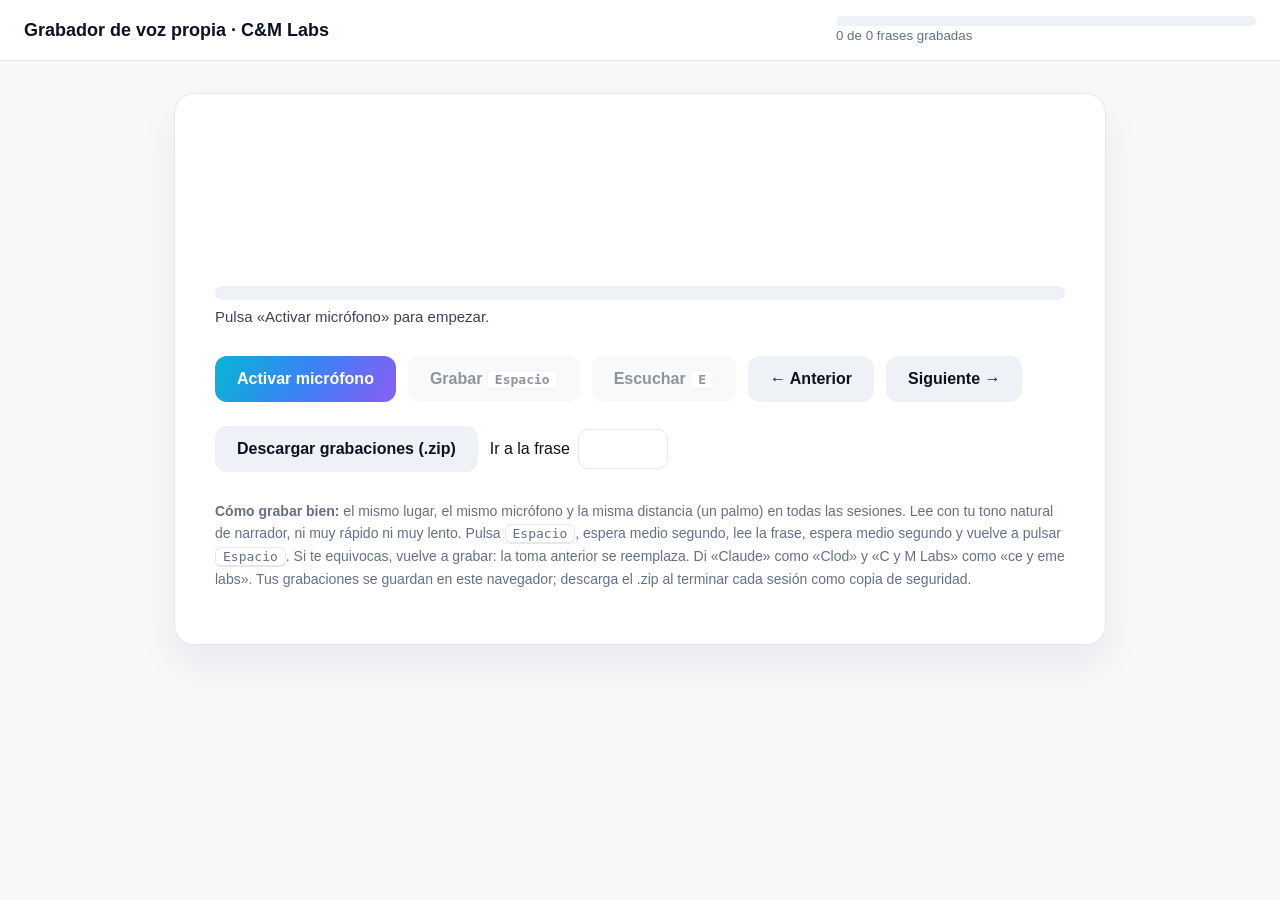
<file: agente-creador-video/voz_propia/grabador_plantilla.html>
<!doctype html>
<html lang="es">
<head>
<meta charset="utf-8">
<meta name="viewport" content="width=device-width, initial-scale=1">
<title>Grabador de voz propia</title>
<style>
:root {
  --noche: #0B1220; --suave: #3B4456; --tenue: #667085; --cian: #0891B2; --rojo: #E11D48; --verde: #059669;
  --fondo: #F7F8FA; --borde: #E5E7EB;
  --degradado: linear-gradient(120deg, #06B6D4 0%, #3B82F6 50%, #8B5CF6 100%);
}
* { box-sizing: border-box; }
body { margin: 0; font-family: "Segoe UI", Inter, Arial, sans-serif; background: var(--fondo); color: var(--noche); }
header { padding: 16px 24px; background: #fff; border-bottom: 1px solid var(--borde); display: flex; justify-content: space-between; align-items: center; gap: 16px; flex-wrap: wrap; }
header h1 { margin: 0; font-size: 18px; }
.progreso { flex: 1; min-width: 200px; max-width: 420px; }
.barra { height: 10px; background: #EEF2F6; border-radius: 99px; overflow: hidden; }
.barra div { height: 100%; width: 0; background: var(--degradado); transition: width .3s; }
.progreso small { color: var(--tenue); }
main { max-width: 980px; margin: 0 auto; padding: 32px 24px; }
.tarjeta { background: #fff; border: 1px solid var(--borde); border-radius: 20px; padding: 40px; box-shadow: 0 20px 40px rgba(11,18,32,.06); }
.id { color: var(--cian); font-weight: 700; letter-spacing: .1em; font-size: 13px; text-transform: uppercase; }
.frase { font-size: clamp(26px, 4vw, 40px); line-height: 1.3; font-weight: 600; margin: 18px 0 30px; min-height: 2.6em; }
.medidor { height: 14px; background: #EEF2F6; border-radius: 99px; overflow: hidden; margin-bottom: 8px; }
.medidor div { height: 100%; width: 0; background: var(--verde); transition: width .05s; }
.medidor div.alto { background: var(--rojo); }
.estado { min-height: 24px; color: var(--suave); font-size: 15px; margin-bottom: 24px; }
.estado.mal { color: var(--rojo); font-weight: 600; }
.estado.bien { color: var(--verde); font-weight: 600; }
.botones { display: flex; gap: 12px; flex-wrap: wrap; }
button { font: inherit; font-weight: 600; border: 0; border-radius: 12px; padding: 14px 22px; cursor: pointer; background: #EEF2F6; color: var(--noche); }
button.principal { background: var(--degradado); color: #fff; }
button.grabando { background: var(--rojo); color: #fff; }
button:disabled { opacity: .45; cursor: default; }
.ayuda { margin-top: 28px; color: var(--tenue); font-size: 14px; line-height: 1.6; }
kbd { background: #fff; border: 1px solid var(--borde); border-bottom-width: 2px; border-radius: 6px; padding: 1px 7px; font-size: 13px; }
.exportar { margin-top: 24px; display: flex; gap: 12px; align-items: center; flex-wrap: wrap; }
.ir { display: flex; gap: 8px; align-items: center; }
.ir input { width: 90px; padding: 10px; border-radius: 10px; border: 1px solid var(--borde); font: inherit; }
</style>
</head>
<body>
<header>
  <h1>Grabador de voz propia · C&amp;M Labs</h1>
  <div class="progreso"><div class="barra"><div id="barra"></div></div><small id="cuenta">0 de 0 frases grabadas</small></div>
</header>
<main>
  <section class="tarjeta">
    <div class="id" id="id"></div>
    <div class="frase" id="frase"></div>
    <div class="medidor"><div id="nivel"></div></div>
    <div class="estado" id="estado">Pulsa «Activar micrófono» para empezar.</div>
    <div class="botones">
      <button id="activar" class="principal">Activar micrófono</button>
      <button id="grabar" disabled>Grabar <kbd>Espacio</kbd></button>
      <button id="escuchar" disabled>Escuchar <kbd>E</kbd></button>
      <button id="anterior">← Anterior</button>
      <button id="siguiente">Siguiente →</button>
    </div>
    <div class="exportar">
      <button id="exportar">Descargar grabaciones (.zip)</button>
      <span class="ir">Ir a la frase <input id="ir" type="number" min="1"></span>
    </div>
    <p class="ayuda">
      <b>Cómo grabar bien:</b> el mismo lugar, el mismo micrófono y la misma distancia (un palmo) en todas las sesiones.
      Lee con tu tono natural de narrador, ni muy rápido ni muy lento. Pulsa <kbd>Espacio</kbd>, espera medio segundo,
      lee la frase, espera medio segundo y vuelve a pulsar <kbd>Espacio</kbd>. Si te equivocas, vuelve a grabar: la toma
      anterior se reemplaza. Di «Claude» como «Clod» y «C y M Labs» como «ce y eme labs».
      Tus grabaciones se guardan en este navegador; descarga el .zip al terminar cada sesión como copia de seguridad.
    </p>
  </section>
</main>

<script>
const FRASES = /*FRASES*/;
const SR = 22050;               // Frecuencia que usa Piper.
const CLAVE_POS = "voz_propia_posicion";
let pos = 0, flujo = null, contexto = null, analizador = null, grabador = null, trozos = [], grabando = false;
const $ = id => document.getElementById(id);

// ---------- Almacenamiento (IndexedDB): una grabación WAV por frase ----------
let db;
const abrirDB = () => new Promise((ok, mal) => {
  const r = indexedDB.open("voz_propia", 1);
  r.onupgradeneeded = () => r.result.createObjectStore("tomas");
  r.onsuccess = () => { db = r.result; ok(); };
  r.onerror = () => mal(r.error);
});
const guardar = (id, blob) => new Promise((ok, mal) => {
  const t = db.transaction("tomas", "readwrite"); t.objectStore("tomas").put(blob, id);
  t.oncomplete = ok; t.onerror = () => mal(t.error);
});
const leer = id => new Promise(ok => {
  const r = db.transaction("tomas").objectStore("tomas").get(id); r.onsuccess = () => ok(r.result); r.onerror = () => ok(null);
});
const claves = () => new Promise(ok => {
  const r = db.transaction("tomas").objectStore("tomas").getAllKeys(); r.onsuccess = () => ok(new Set(r.result));
});

// ---------- Interfaz ----------
async function mostrar() {
  const f = FRASES[pos];
  $("id").textContent = `Frase ${pos + 1} de ${FRASES.length} · ${f.id}`;
  $("frase").textContent = f.texto;
  const hechas = await claves();
  $("cuenta").textContent = `${hechas.size} de ${FRASES.length} frases grabadas`;
  $("barra").style.width = (100 * hechas.size / FRASES.length) + "%";
  $("escuchar").disabled = !hechas.has(f.id);
  try { localStorage.setItem(CLAVE_POS, pos); } catch (e) {}
}
function estado(texto, clase = "") { const e = $("estado"); e.textContent = texto; e.className = "estado " + clase; }

// ---------- Micrófono SIN procesamiento: el modelo debe aprender tu voz real ----------
$("activar").onclick = async () => {
  try {
    flujo = await navigator.mediaDevices.getUserMedia({ audio: {
      echoCancellation: false, noiseSuppression: false, autoGainControl: false, channelCount: 1 } });
  } catch (e) { estado("No se pudo usar el micrófono: " + e.message, "mal"); return; }
  contexto = new AudioContext();
  analizador = contexto.createAnalyser(); analizador.fftSize = 1024;
  contexto.createMediaStreamSource(flujo).connect(analizador);
  medir();
  $("activar").disabled = true; $("grabar").disabled = false;
  estado("Micrófono listo. Pulsa Espacio para grabar la frase.");
};
function medir() {
  const datos = new Float32Array(analizador.fftSize);
  analizador.getFloatTimeDomainData(datos);
  const pico = Math.max(...datos.map(Math.abs));
  const barra = $("nivel"); barra.style.width = Math.min(100, pico * 110) + "%";
  barra.className = pico > 0.95 ? "alto" : "";
  requestAnimationFrame(medir);
}

async function alternarGrabacion() {
  if (!flujo) return;
  if (!grabando) {
    trozos = [];
    grabador = new MediaRecorder(flujo);
    grabador.ondataavailable = e => trozos.push(e.data);
    grabador.onstop = procesarToma;
    grabador.start();
    grabando = true;
    $("grabar").classList.add("grabando"); $("grabar").firstChild.textContent = "Detener ";
    estado("Grabando… lee la frase y pulsa Espacio al terminar.");
  } else {
    grabador.stop(); grabando = false;
    $("grabar").classList.remove("grabando"); $("grabar").firstChild.textContent = "Grabar ";
  }
}

// Convierte la toma a WAV mono de 22.050 Hz y revisa su calidad.
async function procesarToma() {
  const crudo = await new Blob(trozos).arrayBuffer();
  const audio = await contexto.decodeAudioData(crudo);
  const offline = new OfflineAudioContext(1, Math.ceil(audio.duration * SR), SR);
  const fuente = offline.createBufferSource(); fuente.buffer = audio; fuente.connect(offline.destination); fuente.start();
  const mono = (await offline.startRendering()).getChannelData(0);
  // Saturación: muchas muestras pegadas al máximo (un pico aislado no es problema).
  const recortadas = mono.reduce((n, v) => n + (Math.abs(v) >= 0.99 ? 1 : 0), 0);
  const rms = Math.sqrt(mono.reduce((s, v) => s + v * v, 0) / mono.length);
  const id = FRASES[pos].id;
  await guardar(id, aWav(mono, SR));
  if (recortadas > Math.max(10, 0.0005 * mono.length)) estado("Guardada, pero SATURÓ (se recortó el sonido). Aléjate un poco o baja la ganancia y vuelve a grabar.", "mal");
  else if (rms < 0.01) estado("Guardada, pero se oye MUY BAJO. Acércate al micrófono y vuelve a grabar.", "mal");
  else if (audio.duration < 1) estado("Guardada, pero es muy corta. ¿Leíste la frase completa?", "mal");
  else { estado(`Guardada (${audio.duration.toFixed(1)} s). Pasando a la siguiente…`, "bien"); setTimeout(() => { if (pos < FRASES.length - 1) { pos++; mostrar(); } }, 700); }
  mostrar();
}

function aWav(muestras, sr) {
  const buf = new ArrayBuffer(44 + muestras.length * 2), v = new DataView(buf);
  const txt = (o, s) => [...s].forEach((c, i) => v.setUint8(o + i, c.charCodeAt(0)));
  txt(0, "RIFF"); v.setUint32(4, 36 + muestras.length * 2, true); txt(8, "WAVE"); txt(12, "fmt ");
  v.setUint32(16, 16, true); v.setUint16(20, 1, true); v.setUint16(22, 1, true); v.setUint32(24, sr, true);
  v.setUint32(28, sr * 2, true); v.setUint16(32, 2, true); v.setUint16(34, 16, true); txt(36, "data");
  v.setUint32(40, muestras.length * 2, true);
  muestras.forEach((m, i) => v.setInt16(44 + i * 2, Math.max(-1, Math.min(1, m)) * 0x7fff, true));
  return new Blob([buf], { type: "audio/wav" });
}

$("escuchar").onclick = async () => { const b = await leer(FRASES[pos].id); if (b) new Audio(URL.createObjectURL(b)).play(); };
$("grabar").onclick = alternarGrabacion;
$("anterior").onclick = () => { if (pos > 0) { pos--; mostrar(); } };
$("siguiente").onclick = () => { if (pos < FRASES.length - 1) { pos++; mostrar(); } };
$("ir").onchange = e => { const n = +e.target.value - 1; if (n >= 0 && n < FRASES.length) { pos = n; mostrar(); } };
document.addEventListener("keydown", e => {
  if (e.target.tagName === "INPUT") return;
  if (e.code === "Space") { e.preventDefault(); alternarGrabacion(); }
  if (e.key === "e" || e.key === "E") $("escuchar").click();
  if (e.key === "ArrowRight") $("siguiente").click();
  if (e.key === "ArrowLeft") $("anterior").click();
});

// ---------- Exportación: ZIP (sin compresión) con wavs/ y metadata.csv en formato de Piper ----------
const TABLA_CRC = (() => { const t = new Uint32Array(256); for (let n = 0; n < 256; n++) { let c = n; for (let k = 0; k < 8; k++) c = c & 1 ? 0xEDB88320 ^ (c >>> 1) : c >>> 1; t[n] = c >>> 0; } return t; })();
const crc32 = b => { let c = 0xFFFFFFFF; for (let i = 0; i < b.length; i++) c = TABLA_CRC[(c ^ b[i]) & 0xFF] ^ (c >>> 8); return (c ^ 0xFFFFFFFF) >>> 0; };
function zip(archivos) {
  const enc = new TextEncoder(), partes = [], central = []; let desplaz = 0;
  for (const [nombre, datos] of archivos) {
    const n = enc.encode(nombre), crc = crc32(datos);
    const loc = new DataView(new ArrayBuffer(30));
    loc.setUint32(0, 0x04034b50, true); loc.setUint16(4, 20, true); loc.setUint16(6, 0x0800, true);
    loc.setUint32(14, crc, true); loc.setUint32(18, datos.length, true); loc.setUint32(22, datos.length, true); loc.setUint16(26, n.length, true);
    partes.push(loc, n, datos);
    const cen = new DataView(new ArrayBuffer(46));
    cen.setUint32(0, 0x02014b50, true); cen.setUint16(4, 20, true); cen.setUint16(6, 20, true); cen.setUint16(8, 0x0800, true);
    cen.setUint32(16, crc, true); cen.setUint32(20, datos.length, true); cen.setUint32(24, datos.length, true); cen.setUint16(28, n.length, true);
    cen.setUint32(42, desplaz, true);
    central.push(cen, n);
    desplaz += 30 + n.length + datos.length;
  }
  const tam = central.reduce((s, p) => s + (p.byteLength ?? p.length), 0);
  const fin = new DataView(new ArrayBuffer(22));
  fin.setUint32(0, 0x06054b50, true); fin.setUint16(8, archivos.length, true); fin.setUint16(10, archivos.length, true);
  fin.setUint32(12, tam, true); fin.setUint32(16, desplaz, true);
  return new Blob([...partes, ...central, fin], { type: "application/zip" });
}
$("exportar").onclick = async () => {
  const hechas = await claves(), archivos = [], filas = [];
  for (const f of FRASES) {
    if (!hechas.has(f.id)) continue;
    archivos.push([`wavs/${f.id}.wav`, new Uint8Array(await (await leer(f.id)).arrayBuffer())]);
    filas.push(`${f.id}|${f.modelo}`);
  }
  if (!archivos.length) { estado("Todavía no hay grabaciones para descargar.", "mal"); return; }
  archivos.push(["metadata.csv", new TextEncoder().encode(filas.join("\n") + "\n")]);
  const a = document.createElement("a");
  a.href = URL.createObjectURL(zip(archivos));
  a.download = `voz_propia_${new Date().toISOString().slice(0, 10)}.zip`;
  a.click();
  estado(`Descargado: ${archivos.length - 1} grabaciones.`, "bien");
};

abrirDB().then(() => {
  try { pos = Math.min(+localStorage.getItem(CLAVE_POS) || 0, FRASES.length - 1); } catch (e) {}
  mostrar();
});
</script>
</body>
</html>
</file>
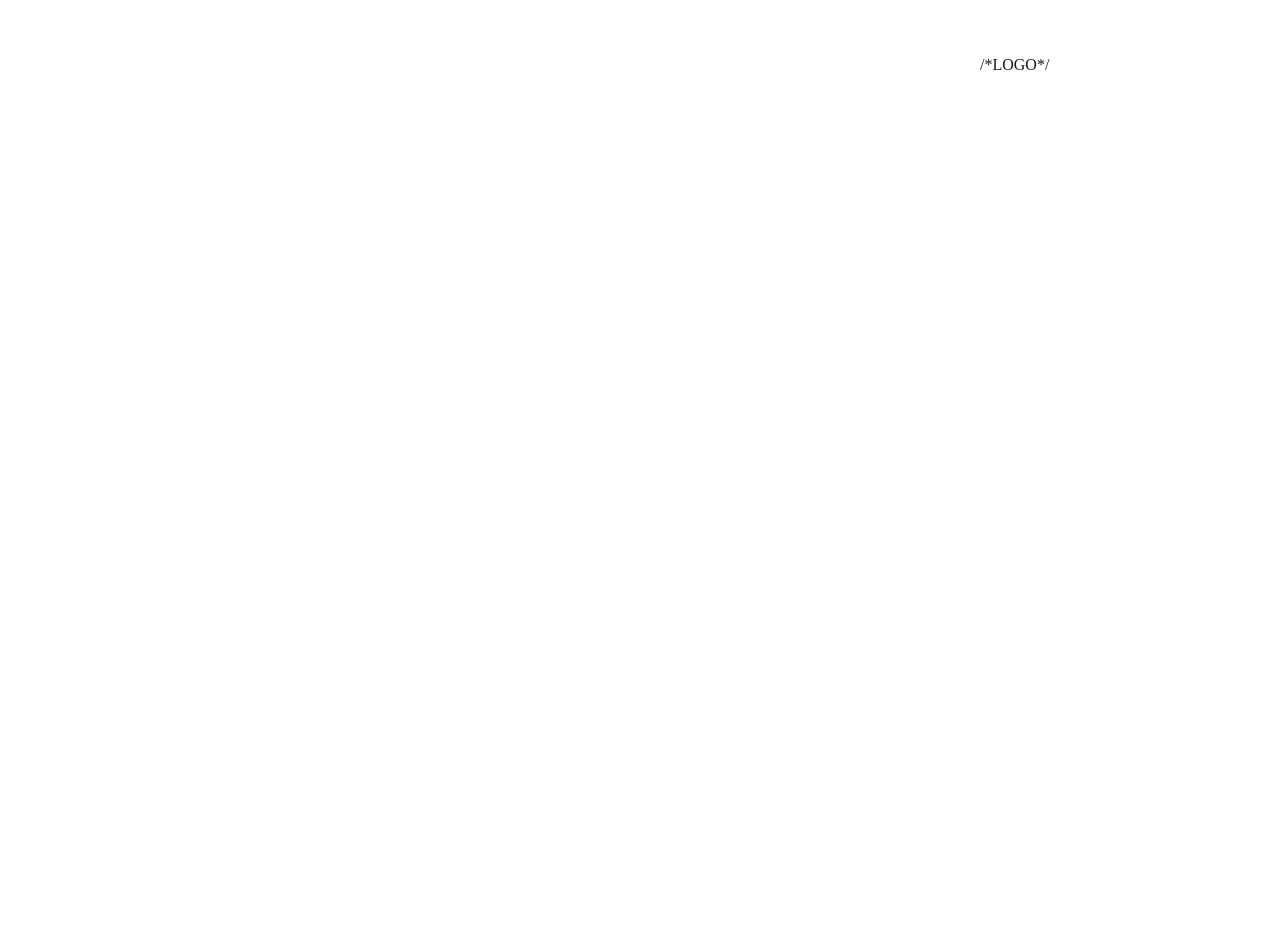
<file: agente-creador-video/ejemplos/video-01-ventas-ferreteria/version_animada/escenas.html>
<!doctype html>
<html lang="es">
<head>
<meta charset="utf-8">
<style>
/*CSS_MARCA*/
body::before { z-index: 0; }
.escena { position: absolute; inset: 0; padding: 120px 150px; opacity: 0; z-index: 1; }
.titulo { font-family: 'Sora', sans-serif; font-weight: 800; font-size: 84px; letter-spacing: -0.03em; line-height: 1.05; max-width: 1500px; }
.titulo .acento { background: var(--degradado); -webkit-background-clip: text; background-clip: text; color: transparent; }
.sub { margin-top: 22px; font-size: 40px; font-weight: 500; color: var(--texto-suave); max-width: 1400px; }
.etq { font-family: 'Sora', sans-serif; font-weight: 700; font-size: 28px; letter-spacing: .18em; text-transform: uppercase; color: var(--cian); margin-bottom: 26px; }
.rojo { color: #E11D48; }
/* Animaciones estilo CapCut: palabras del título que suben, barrido de color entre escenas */
.palabra { display: inline-block; will-change: transform, opacity; }
.barrido { position: absolute; top: 0; bottom: 0; width: 140%; left: -140%; z-index: 5; background: var(--degradado);
           transform: skewX(-12deg); pointer-events: none; }
.logo-esq { position: absolute; right: 70px; top: 56px; width: 230px; opacity: .9; z-index: 2; }

/* Escena: hoja de cálculo */
.hoja { position: absolute; left: 150px; right: 150px; top: 440px; height: 450px; overflow: hidden; border-radius: 22px;
        border: 2px solid #E5E7EB; background: #fff; box-shadow: 0 30px 60px rgba(11,18,32,.10); }
.hoja table { width: 100%; border-collapse: collapse; font-size: 25px; table-layout: fixed; }
.hoja td, .hoja th { overflow: hidden; text-overflow: ellipsis; }
.hoja td.num, .hoja th.num { text-align: right; }
.hoja > table { position: relative; z-index: 2; }
.hoja th { background: #0B1220; color: #fff; text-align: left; padding: 16px 18px; font-weight: 600; }
.hoja td { padding: 13px 18px; border-bottom: 1px solid #EEF0F3; white-space: nowrap; color: #3B4456; }
.hoja .filas { will-change: transform; }
.sub b { font-family: 'Sora', sans-serif; font-weight: 800; color: var(--noche); }

/* Escena: errores */
.errores { margin-top: 56px; display: grid; grid-template-columns: 1fr 1fr; gap: 26px 60px; }
.error { display: flex; align-items: center; gap: 24px; font-size: 40px; font-weight: 600; opacity: 0; }
.error i { flex: none; width: 58px; height: 58px; border-radius: 16px; background: #FFE4E6; color: #E11D48; font-style: normal;
           display: grid; place-items: center; font-family: 'Sora'; font-weight: 800; font-size: 34px; }
.error small { color: #667085; font-weight: 500; }

/* Cifras grandes */
.cifras { margin-top: 90px; display: flex; gap: 120px; }
.cifra b { display: block; font-family: 'Sora', sans-serif; font-weight: 800; font-size: 150px; line-height: 1; letter-spacing: -0.04em; }
.cifra span { font-size: 38px; color: var(--texto-suave); font-weight: 600; }

/* Gráficos de barras */
.grafico { position: absolute; left: 150px; right: 150px; bottom: 215px; height: 400px; display: flex; align-items: flex-end; gap: 22px;
           border-bottom: 4px solid #E5E7EB; }
.col { flex: 1; height: 100%; display: flex; flex-direction: column; justify-content: flex-end; align-items: center; position: relative; }
.col .b { width: 100%; border-radius: 12px 12px 0 0; background: var(--degradado); height: 0; }
.col .b.roja { background: linear-gradient(180deg, #FB7185, #E11D48); }
.col .b.gris { background: #CBD5E1; }
.col .m { position: absolute; bottom: -54px; font-size: 26px; font-weight: 600; color: #667085; }
.col .v { position: absolute; font-family: 'Sora'; font-weight: 700; font-size: 26px; color: #0B1220; opacity: 0; }
.sello { position: absolute; right: 150px; top: 330px; font-family: 'Sora', sans-serif; font-weight: 800; font-size: 120px; opacity: 0; }

/* Comparación de participación */
.comparar { margin-top: 90px; display: grid; gap: 54px; }
.fila-c { display: grid; grid-template-columns: 330px 1fr 150px; align-items: center; gap: 30px; font-size: 40px; font-weight: 600; }
.pista { height: 64px; border-radius: 999px; background: #EEF2F6; overflow: hidden; }
.pista div { height: 100%; width: 0; border-radius: 999px; background: var(--degradado); }
.pista div.roja { background: linear-gradient(90deg, #FB7185, #E11D48); }
.fila-c b { font-family: 'Sora'; font-weight: 800; font-size: 54px; text-align: right; }
.nota { margin-top: 64px; font-size: 38px; color: var(--texto-suave); font-weight: 500; opacity: 0; }
.nota b { color: var(--noche); }

/* Decisiones */
.decisiones { margin-top: 64px; display: grid; gap: 40px; }
.decision { display: flex; gap: 34px; align-items: flex-start; opacity: 0; }
.decision i { flex: none; width: 84px; height: 84px; border-radius: 24px; background: var(--degradado); color: #fff; font-style: normal;
              display: grid; place-items: center; font-family: 'Sora'; font-weight: 800; font-size: 44px; }
.decision div { font-size: 44px; font-weight: 700; font-family: 'Sora'; line-height: 1.15; }
.decision small { display: block; font-family: 'Inter'; font-weight: 500; font-size: 32px; color: var(--texto-suave); margin-top: 8px; }

/* Cierre del análisis */
.centro { display: flex; flex-direction: column; justify-content: center; align-items: flex-start; }
.puntos { margin-top: 56px; display: grid; gap: 26px; font-size: 42px; font-weight: 600; }
.puntos div { opacity: 0; }
.puntos div::before { content: "→ "; color: var(--cian); }
</style>
</head>
<body>

<!-- 1 · El Excel olvidado -->
<section class="escena" id="e1">
  <div class="etq">El caso</div>
  <h1 class="titulo">Un año de ventas de una ferretería.<br><span class="acento">Nadie lo había mirado.</span></h1>
  <p class="sub"><b id="e1-n">0</b> filas de ventas · 3 sedes · 12 meses</p>
  <div class="hoja"><table><colgroup id="e1-col1"></colgroup><thead><tr id="e1-cab"></tr></thead></table><div class="filas" id="e1-filas"><table><colgroup id="e1-col2"></colgroup><tbody id="e1-cuerpo"></tbody></table></div></div>
</section>

<!-- 2 · Errores -->
<section class="escena" id="e2">
  <div class="etq">Paso 1 · Entender los datos</div>
  <h1 class="titulo">Antes de analizar: <span class="rojo">7 errores</span> escondidos</h1>
  <div class="errores" id="e2-lista"></div>
</section>

<!-- 3 · Cifras generales -->
<section class="escena" id="e3">
  <div class="etq">Paso 2 · Ordenar</div>
  <h1 class="titulo">Con los datos limpios, el año se resume en <span class="acento">dos cifras</span></h1>
  <div class="cifras">
    <div class="cifra"><b id="e3-ventas">$0 M</b><span>en ventas</span></div>
    <div class="cifra"><b id="e3-margen">0 %</b><span>de margen bruto</span></div>
  </div>
</section>

<!-- 4 · Palmira Norte -->
<section class="escena" id="e4">
  <div class="etq">Alerta 1</div>
  <h1 class="titulo">Palmira Norte se está <span class="rojo">cayendo</span></h1>
  <p class="sub">Ventas por mes, en millones de pesos</p>
  <div class="sello rojo" id="e4-sello">−28 %</div>
  <div class="grafico" id="e4-graf"></div>
</section>

<!-- 5 · Candelaria -->
<section class="escena" id="e5">
  <div class="etq">Buena noticia</div>
  <h1 class="titulo">Candelaria, la sede más pequeña,<br><span class="acento">casi duplica</span> sus ventas</h1>
  <p class="sub">Ventas por mes, en millones de pesos</p>
  <div class="sello" id="e5-sello" style="font-size:72px; top: 360px"></div>
  <div class="grafico" id="e5-graf"></div>
</section>

<!-- 6 · Margen -->
<section class="escena" id="e6">
  <div class="etq">Alerta 2</div>
  <h1 class="titulo">Vender mucho <span class="rojo">no es</span> ganar mucho</h1>
  <p class="sub">Construcción y herramientas eléctricas:</p>
  <div class="comparar">
    <div class="fila-c"><span>de las ventas</span><div class="pista"><div id="e6-a"></div></div><b id="e6-an">0 %</b></div>
    <div class="fila-c"><span>del margen</span><div class="pista"><div class="roja" id="e6-b"></div></div><b id="e6-bn">0 %</b></div>
  </div>
  <p class="nota" id="e6-nota">Al otro extremo, <b>tornillería y fijaciones</b>: tickets pequeños y <b>45 % de margen</b>.</p>
</section>

<!-- 7 · Estacionalidad -->
<section class="escena" id="e7">
  <div class="etq">El calendario</div>
  <h1 class="titulo">Diciembre es el mejor mes.<br><span class="rojo">Enero, el peor.</span></h1>
  <p class="sub">Ventas totales por mes, en millones de pesos</p>
  <div class="grafico" id="e7-graf"></div>
</section>

<!-- 8 · Decisiones -->
<section class="escena" id="e8">
  <div class="etq">Lo que importa</div>
  <h1 class="titulo">Tres decisiones para el <span class="acento">próximo mes</span></h1>
  <div class="decisiones" id="e8-lista"></div>
</section>

<!-- 9 · Cómo se hizo -->
<section class="escena centro" id="e9">
  <div class="etq">¿Cómo se hizo?</div>
  <h1 class="titulo">Todo este análisis, <span class="acento">con Claude</span>, en una tarde</h1>
  <div class="puntos" id="e9-lista">
    <div>Sin fórmulas ni tablas dinámicas</div>
    <div>Los prompts, en la descripción</div>
    <div>El paso a paso, en el próximo video</div>
  </div>
</section>

<div class="logo-esq" id="logo-esq">/*LOGO*/</div>
<div class="barrido" id="barrido"></div>

<script>
const D = /*DATOS*/;

// Duración de cada escena en segundos: la calcula renderizar.py (se alarga si la voz lo necesita).
const ESCENAS = D.escenas;
const TOTAL = ESCENAS.reduce((s, [, d]) => s + d, 0);
const FUNDIDO = 0.45;

const lim = x => Math.max(0, Math.min(1, x));
const tramo = (p, a, b) => lim((p - a) / (b - a));
const suave = x => 1 - Math.pow(1 - lim(x), 3);
const $ = id => document.getElementById(id);
const millones = v => "$" + v.toLocaleString("es-CO", {minimumFractionDigits: 1, maximumFractionDigits: 1}) + " M";

// ---------- Construcción de las escenas con los datos ----------
// Cabecera y cuerpo son dos tablas con los mismos anchos fijos, para que el cuerpo se desplace bajo la cabecera.
const anchos = D.anchos.map(a => `<col style="width:${a}%">`).join("");
$("e1-col1").innerHTML = anchos; $("e1-col2").innerHTML = anchos;
const num = i => D.numericas.includes(i) ? ' class="num"' : "";
$("e1-cab").innerHTML = D.columnas.map((c, i) => `<th${num(i)}>${c}</th>`).join("");
$("e1-cuerpo").innerHTML = D.filas.map(f => `<tr>${f.map((v, i) => `<td${num(i)}>${v}</td>`).join("")}</tr>`).join("");

$("e2-lista").innerHTML = D.errores.map(([n, t]) => `<div class="error"><i>${n}</i><span>${t}</span></div>`).join("");

function barras(id, serie, clase) {
  const max = Math.max(...serie.map(s => s[1]));
  $(id).innerHTML = serie.map(([m, v], i) =>
    `<div class="col"><div class="b ${clase(i, v)}" data-h="${(v / max * 100).toFixed(1)}"></div>
      <span class="v" style="bottom:${(v / max * 100).toFixed(1)}%">${v.toLocaleString("es-CO", {maximumFractionDigits: 1, minimumFractionDigits: 1})}</span>
      <span class="m">${m}</span></div>`).join("");
}
barras("e4-graf", D.norte, i => i >= D.indice_julio ? "roja" : "");
barras("e5-graf", D.candelaria, () => "");
barras("e7-graf", D.totales, (i, v) => v === Math.max(...D.totales.map(s => s[1])) ? "" : (v === Math.min(...D.totales.map(s => s[1])) ? "roja" : "gris"));
$("e5-sello").textContent = `${millones(D.candelaria[0][1])} → ${millones(D.candelaria.at(-1)[1])}`;

$("e8-lista").innerHTML = D.decisiones.map(([t, s], i) =>
  `<div class="decision"><i>${i + 1}</i><div>${t}<small>${s}</small></div></div>`).join("");

// Cada palabra de los títulos va en su propio <span> (respeta el resaltado .acento).
document.querySelectorAll(".escena .titulo").forEach(h => {
  const partir = nodo => [...nodo.childNodes].forEach(n => {
    if (n.nodeType === 3) {
      const f = document.createDocumentFragment();
      n.textContent.split(/(\s+)/).forEach(w => {
        if (!w) return;
        if (/^\s+$/.test(w)) { f.append(w); return; }
        const sp = document.createElement("span"); sp.className = "palabra"; sp.textContent = w; f.append(sp);
      });
      n.replaceWith(f);
    } else if (n.classList && n.classList.contains("acento")) {
      n.classList.add("palabra");
    } else { partir(n); }
  });
  partir(h);
});

// ---------- Animación: el estado depende solo del tiempo t ----------
function crecer(id, p, a, b) {
  const cols = $(id).querySelectorAll(".col");
  cols.forEach((c, i) => {
    const pi = suave(tramo(p, a + i * (b - a) / cols.length * 0.6, b));
    const barra = c.querySelector(".b");
    barra.style.height = (barra.dataset.h * pi) + "%";
    c.querySelector(".v").style.opacity = tramo(pi, 0.85, 1);
  });
}

const ANIMAR = {
  e1(p, s) {
    $("e1-n").textContent = Math.round(D.total_filas * suave(tramo(p, 0.05, 0.6))).toLocaleString("es-CO");
    $("e1-filas").style.transform = `translateY(${-p * 900}px)`;
  },
  e2(p) {
    document.querySelectorAll("#e2 .error").forEach((e, i) => {
      const q = suave(tramo(p, 0.12 + i * 0.09, 0.2 + i * 0.09));
      e.style.opacity = q; e.style.transform = `translateX(${(1 - q) * -40}px)`;
    });
  },
  e3(p) {
    const q = suave(tramo(p, 0.15, 0.7));
    $("e3-ventas").textContent = millones(D.ventas * q);
    $("e3-margen").textContent = (D.margen * q).toLocaleString("es-CO", {maximumFractionDigits: 1, minimumFractionDigits: 1}) + " %";
  },
  e4(p) { crecer("e4-graf", p, 0.08, 0.55); $("e4-sello").style.opacity = suave(tramo(p, 0.6, 0.7)); },
  e5(p) { crecer("e5-graf", p, 0.1, 0.6); $("e5-sello").style.opacity = suave(tramo(p, 0.62, 0.72)); },
  e6(p) {
    const a = suave(tramo(p, 0.15, 0.45)), b = suave(tramo(p, 0.4, 0.7));
    $("e6-a").style.width = D.part_ventas * a + "%"; $("e6-an").textContent = Math.round(D.part_ventas * a) + " %";
    $("e6-b").style.width = D.part_margen * b + "%"; $("e6-bn").textContent = Math.round(D.part_margen * b) + " %";
    $("e6-nota").style.opacity = suave(tramo(p, 0.72, 0.8));
  },
  e7(p) { crecer("e7-graf", p, 0.1, 0.6); },
  e8(p) {
    document.querySelectorAll("#e8 .decision").forEach((e, i) => {
      const q = suave(tramo(p, 0.12 + i * 0.22, 0.22 + i * 0.22));
      e.style.opacity = q; e.style.transform = `translateY(${(1 - q) * 30}px)`;
    });
  },
  e9(p) {
    document.querySelectorAll("#e9-lista div").forEach((e, i) => {
      const q = suave(tramo(p, 0.2 + i * 0.15, 0.3 + i * 0.15));
      e.style.opacity = q; e.style.transform = `translateX(${(1 - q) * -30}px)`;
    });
  },
};

window.TOTAL = TOTAL;
window.pintar = function (t) {
  let inicio = 0;
  for (const [id, dur] of ESCENAS) {
    const el = $(id);
    const local = t - inicio;
    if (local >= 0 && local < dur) {
      const entrada = suave(local / FUNDIDO), salida = suave((dur - local) / FUNDIDO);
      el.style.opacity = Math.min(entrada, salida);
      // Acercamiento lento durante toda la escena y pequeño "pop" de entrada.
      const zoom = 1 + 0.03 * (local / dur) + (1 - entrada) * -0.04 + (1 - salida) * 0.03;
      el.style.transform = `translateY(${(1 - entrada) * 30}px) scale(${zoom})`;
      el.style.filter = `blur(${((1 - entrada) + (1 - salida)) * 6}px)`;
      // Las palabras del título entran una tras otra con un rebote corto.
      el.querySelectorAll(".titulo .palabra").forEach((w, i) => {
        const q = lim((local - 0.15 - i * 0.07) / 0.35);
        const rebote = q < 1 ? 1 - Math.pow(1 - q, 3) * Math.cos(q * Math.PI * 1.5) : 1;
        w.style.opacity = suave(q * 1.6);
        w.style.transform = `translateY(${(1 - rebote) * 46}px)`;
      });
      ANIMAR[id](local / dur, local);
    } else {
      el.style.opacity = 0;
    }
    inicio += dur;
  }
  // Barrido de color en cada cambio de escena (cruza la pantalla en 0,5 s centrado en el corte).
  let corte = 0, barrido = -1;
  for (const [, dur] of ESCENAS.slice(0, -1)) {
    corte += dur;
    const q = (t - (corte - 0.25)) / 0.5;
    if (q >= 0 && q <= 1) barrido = q;
  }
  $("barrido").style.left = barrido < 0 ? "-140%" : `${-140 + barrido * 280}%`;
};
pintar(0);
</script>
</body>
</html>
</file>
<file: css/styles.css>
/* ==========================================================================
   C&M Labs — Sistema de diseño
   Toda la identidad visual se controla desde las variables de :root
   ========================================================================== */

:root {
  /* Color de marca — tema "Blanco, cian y violeta"
     Fondo blanco limpio, texto azul noche y los colores del logo como acento.
     Los nombres --oro* se conservan por compatibilidad: ahora son tonos cian.
     Los nombres antiguos (--azul-*, --cian-ia) se conservan como alias para no
     romper los estilos internos de cada página. */
  --noche: #0B1220;          /* azul noche: titulares */
  --tinta: #FFFFFF;          /* texto sobre botones de color */
  --oro: #0891B2;            /* cian de acento: líneas, iconos, pestañas */
  --oro-texto: #0E7490;      /* cian oscuro: texto pequeño legible sobre blanco */
  --oro-claro: #22D3EE;      /* cian brillante del logo: resaltes */
  --violeta: #7C3AED;        /* violeta del logo */
  --oro-velo: rgba(8, 145, 178, 0.07);
  --degradado-boton: linear-gradient(120deg, #0891B2 0%, #2F6FE4 55%, #7C3AED 100%);

  --azul-corporativo: var(--tinta);
  --azul-tecnologico: var(--oro);
  --azul-tec: var(--oro);
  --cian-ia: var(--oro-texto);
  --blanco: #FFFFFF;
  --gris-claro: #F4F5F8;

  /* Superficies derivadas */
  --fondo: #FFFFFF;
  --fondo-alt: #F7F8FA;
  --superficie: #FFFFFF;
  --superficie-hover: #FCFCFD;
  --borde: rgba(11, 18, 32, 0.09);
  --borde-fuerte: rgba(8, 145, 178, 0.40);

  /* Texto */
  --texto: #0B1220;
  --texto-suave: #3B4456;
  --texto-tenue: #667085;

  --degradado: linear-gradient(120deg, #06B6D4 0%, #3B82F6 50%, #8B5CF6 100%);

  /* Tipografía */
  --font-titular: 'Sora', system-ui, sans-serif;
  --font-texto: 'Inter', system-ui, sans-serif;
  --font-dato: 'Sora', system-ui, sans-serif;

  /* Escala de espaciado (base 8px) */
  --e-1: 0.5rem;
  --e-2: 1rem;
  --e-3: 1.5rem;
  --e-4: 2rem;
  --e-5: 3rem;
  --e-6: 4rem;
  --e-7: 6rem;

  --radio: 16px;
  --radio-s: 10px;
  --radio-pill: 999px;

  --contenedor: 1200px;
  --nav-alto: 72px;

  --sombra: 0 20px 50px -24px rgba(16, 24, 40, 0.20);
  --transicion: 0.25s cubic-bezier(0.4, 0, 0.2, 1);
}

/* ========================= Reset ========================= */

*,
*::before,
*::after { box-sizing: border-box; }

* { margin: 0; }

html {
  scroll-behavior: smooth;
  scroll-padding-top: calc(var(--nav-alto) + 16px);
  -webkit-text-size-adjust: 100%;
}

body {
  font-family: var(--font-texto);
  background-color: var(--fondo);
  color: var(--texto-suave);
  line-height: 1.7;
  font-size: 1rem;
  -webkit-font-smoothing: antialiased;
  overflow-x: hidden;
}

img, svg { display: block; max-width: 100%; }
button, input, select, textarea { font: inherit; color: inherit; }
button { cursor: pointer; background: none; border: none; }
ul { list-style: none; padding: 0; }
a { color: inherit; text-decoration: none; }

/* ========================= Tipografía ========================= */

h1, h2, h3, h4 {
  font-family: var(--font-titular);
  color: var(--texto);
  line-height: 1.15;
  font-weight: 600;
  letter-spacing: -0.025em;
  text-wrap: balance;
}

h1 { font-size: clamp(2.25rem, 5.5vw, 4rem); }
h2 { font-size: clamp(1.85rem, 3.8vw, 2.75rem); }
h3 { font-size: clamp(1.15rem, 2vw, 1.4rem); }
h4 { font-size: 1.05rem; }

p { text-wrap: pretty; }

.degradado-texto {
  background: var(--degradado);
  -webkit-background-clip: text;
  background-clip: text;
  color: transparent;
}

/* ========================= Utilidades de layout ========================= */

.contenedor {
  width: 100%;
  max-width: var(--contenedor);
  margin-inline: auto;
  padding-inline: var(--e-3);
}

.seccion {
  padding-block: clamp(var(--e-6), 9vw, var(--e-7));
  position: relative;
}

.seccion--alt { background-color: var(--fondo-alt); }

.seccion__cabecera {
  max-width: 720px;
  margin: 0 auto var(--e-5);
  text-align: center;
}

.seccion__cabecera p {
  margin-top: var(--e-2);
  color: var(--texto-tenue);
  font-size: 1.05rem;
}

.etiqueta {
  display: inline-flex;
  align-items: center;
  gap: var(--e-1);
  font-family: var(--font-dato);
  font-size: 0.75rem;
  font-weight: 600;
  letter-spacing: 0.14em;
  text-transform: uppercase;
  color: var(--cian-ia);
  margin-bottom: var(--e-2);
}

.etiqueta::before {
  content: '';
  width: 22px;
  height: 2px;
  background: var(--degradado);
  border-radius: 2px;
}

.seccion__cabecera .etiqueta::after {
  content: '';
  width: 22px;
  height: 2px;
  background: var(--degradado);
  border-radius: 2px;
}

/* ========================= Accesibilidad ========================= */

.saltar-contenido {
  position: absolute;
  top: -100px;
  left: var(--e-2);
  z-index: 200;
  padding: 0.75rem 1.25rem;
  background: var(--oro);
  color: var(--tinta);
  border-radius: var(--radio-s);
  transition: top var(--transicion);
}

.saltar-contenido:focus { top: var(--e-2); }

:focus-visible {
  outline: 2px solid var(--cian-ia);
  outline-offset: 3px;
  border-radius: 4px;
}

.solo-lectores {
  position: absolute;
  width: 1px; height: 1px;
  padding: 0; margin: -1px;
  overflow: hidden;
  clip: rect(0 0 0 0);
  white-space: nowrap;
  border: 0;
}

/* ========================= Botones ========================= */

.boton {
  display: inline-flex;
  align-items: center;
  justify-content: center;
  gap: var(--e-1);
  padding: 0.85rem 1.6rem;
  border-radius: var(--radio-pill);
  font-family: var(--font-texto);
  font-weight: 600;
  font-size: 0.95rem;
  letter-spacing: 0.01em;
  text-align: center;
  transition: transform var(--transicion), box-shadow var(--transicion),
              background-color var(--transicion), border-color var(--transicion);
}

.boton--primario {
  background: var(--degradado-boton);
  background-size: 160% 100%;
  background-position: 0% 0%;
  color: #FFFFFF;
  border: none;
  box-shadow: 0 10px 30px -12px rgba(59, 91, 219, 0.55);
  transition: transform var(--transicion), box-shadow var(--transicion),
              background-position 0.4s ease;
}

.boton--primario:hover {
  transform: translateY(-2px);
  background-position: 100% 0%;
  box-shadow: 0 16px 40px -12px rgba(124, 58, 237, 0.55);
}

.boton--secundario {
  border: 1px solid var(--borde-fuerte);
  background: var(--superficie);
  color: var(--texto);
}

.boton--secundario:hover {
  border-color: var(--oro);
  color: var(--oro-texto);
  background: var(--superficie-hover);
  transform: translateY(-2px);
}

.boton--bloque { width: 100%; }

/* ========================= Navegación ========================= */

.nav {
  position: fixed;
  inset: 0 0 auto 0;
  height: var(--nav-alto);
  z-index: 100;
  display: flex;
  align-items: center;
  border-bottom: 1px solid transparent;
  transition: background-color var(--transicion), border-color var(--transicion),
              backdrop-filter var(--transicion);
}

.nav--scrolled {
  background-color: rgba(255, 255, 255, 0.88);
  backdrop-filter: blur(14px);
  -webkit-backdrop-filter: blur(14px);
  border-bottom-color: var(--borde);
}

.nav__inner {
  display: flex;
  align-items: center;
  justify-content: space-between;
  gap: var(--e-3);
  width: 100%;
}

.nav__logo img { height: 44px; width: auto; }

.nav__enlaces {
  display: flex;
  align-items: center;
  gap: var(--e-3);
}

.nav__enlace {
  position: relative;
  font-size: 0.92rem;
  font-weight: 500;
  color: var(--texto-suave);
  padding-block: 0.5rem;
  transition: color var(--transicion);
}

.nav__enlace::after {
  content: '';
  position: absolute;
  left: 0; bottom: 0;
  width: 100%;
  height: 1px;
  background: var(--oro);
  transform: scaleX(0);
  transform-origin: left;
  transition: transform var(--transicion);
}

.nav__enlace:hover,
.nav__enlace.activo { color: var(--texto); }

.nav__enlace:hover::after,
.nav__enlace.activo::after { transform: scaleX(1); }

.nav__cta { display: none; }

.nav__hamburguesa {
  display: flex;
  flex-direction: column;
  justify-content: center;
  gap: 5px;
  width: 44px;
  height: 44px;
  padding: 10px;
  border-radius: var(--radio-s);
  border: 1px solid var(--borde);
}

.nav__hamburguesa span {
  display: block;
  height: 2px;
  width: 100%;
  background: var(--texto);
  border-radius: 2px;
  transition: transform var(--transicion), opacity var(--transicion);
}

.nav__hamburguesa[aria-expanded='true'] span:nth-child(1) { transform: translateY(7px) rotate(45deg); }
.nav__hamburguesa[aria-expanded='true'] span:nth-child(2) { opacity: 0; }
.nav__hamburguesa[aria-expanded='true'] span:nth-child(3) { transform: translateY(-7px) rotate(-45deg); }

/* Menú móvil a pantalla completa */
.menu-movil {
  position: fixed;
  inset: var(--nav-alto) 0 0 0;
  z-index: 99;
  background-color: rgba(255, 255, 255, 0.98);
  backdrop-filter: blur(16px);
  -webkit-backdrop-filter: blur(16px);
  padding: var(--e-4) var(--e-3) var(--e-6);
  display: flex;
  flex-direction: column;
  gap: var(--e-1);
  overflow-y: auto;
  transform: translateX(100%);
  visibility: hidden;
  transition: transform 0.3s cubic-bezier(0.4, 0, 0.2, 1), visibility 0.3s;
}

.menu-movil.abierto {
  transform: translateX(0);
  visibility: visible;
}

.menu-movil a {
  font-family: var(--font-titular);
  font-size: 1.3rem;
  font-weight: 600;
  color: var(--texto);
  padding-block: var(--e-2);
  border-bottom: 1px solid var(--borde);
}

.menu-movil .boton {
  margin-top: var(--e-3);
  border-bottom: none;
  font-size: 1rem;
}

/* El bloqueo de scroll solo debe existir donde existe el menú móvil. Acotarlo aquí
   evita que un cambio a escritorio con el menú abierto deje la página sin scroll y
   sin ningún control visible para recuperarlo. */
@media (max-width: 1023px) {
  body.menu-abierto { overflow: hidden; }
}

/* ========================= Hero ========================= */

.hero {
  position: relative;
  min-height: 100svh;
  display: flex;
  align-items: center;
  padding-top: var(--nav-alto);
  overflow: hidden;
}

#hero-canvas {
  position: absolute;
  inset: 0;
  width: 100%;
  height: 100%;
  z-index: 0;
}

/* Velo: oscurece la red detrás del texto para que siempre se lea bien */
.hero::after {
  content: '';
  position: absolute;
  inset: 0;
  z-index: 1;
  background:
    radial-gradient(ellipse 65% 55% at 50% 45%, rgba(255, 255, 255, 0.88), rgba(255, 255, 255, 0.25) 80%),
    linear-gradient(to bottom, transparent 70%, var(--fondo) 100%);
  pointer-events: none;
}

.hero .contenedor {
  position: relative;
  z-index: 2;
  text-align: center;
  padding-block: var(--e-6);
}

.hero__contenido { max-width: 860px; margin-inline: auto; }

.hero h1 {
  margin-bottom: var(--e-3);
  font-size: clamp(2.4rem, 6vw, 4.6rem);
  font-weight: 600;
  letter-spacing: -0.035em;
  line-height: 1.05;
}

.hero__bajada {
  font-size: clamp(1.05rem, 2.2vw, 1.25rem);
  color: var(--texto-suave);
  max-width: 560px;
  margin: 0 auto var(--e-4);
}

.hero__acciones {
  display: flex;
  flex-wrap: wrap;
  gap: var(--e-2);
  justify-content: center;
}

.hero__pista {
  display: none;
  align-items: center;
  gap: 10px;
  margin-top: var(--e-3);
  font-size: 0.82rem;
  color: var(--texto-tenue);
}

.hero__pista span {
  width: 8px;
  height: 8px;
  border-radius: 50%;
  background: var(--oro);
  box-shadow: 0 0 0 0 rgba(8, 145, 178, 0.6);
  animation: latido 2s infinite;
}

@keyframes latido {
  0%   { box-shadow: 0 0 0 0 rgba(8, 145, 178, 0.55); }
  70%  { box-shadow: 0 0 0 10px rgba(8, 145, 178, 0); }
  100% { box-shadow: 0 0 0 0 rgba(8, 145, 178, 0); }
}

.hero__pastillas {
  display: flex;
  flex-wrap: wrap;
  gap: var(--e-1);
  justify-content: center;
  margin-top: var(--e-5);
}

/* Escritorio: texto a la izquierda, la red ocupa la mitad derecha */
@media (min-width: 1000px) {
  .hero .contenedor { text-align: left; }
  .hero__contenido { max-width: 620px; margin-inline: 0; }
  .hero__bajada { margin-inline: 0; }
  .hero__acciones,
  .hero__pastillas { justify-content: flex-start; }
  .hero::after {
    background:
      linear-gradient(90deg, rgba(255, 255, 255, 0.97) 0%, rgba(255, 255, 255, 0.8) 38%, rgba(255, 255, 255, 0) 62%),
      linear-gradient(to bottom, transparent 75%, var(--fondo) 100%);
  }
}

@media (hover: hover) and (min-width: 1000px) {
  .hero__pista { display: flex; }
}

.pastilla {
  font-family: var(--font-dato);
  font-size: 0.78rem;
  font-weight: 500;
  letter-spacing: 0.04em;
  color: var(--texto-tenue);
  padding: 0.4rem 0.9rem;
  border: 1px solid var(--borde);
  border-radius: var(--radio-pill);
  background: var(--superficie);
}

/* ========================= Tarjetas genéricas ========================= */

.tarjeta {
  background: var(--superficie);
  border: 1px solid var(--borde);
  border-radius: var(--radio);
  padding: var(--e-3);
  transition: transform var(--transicion), border-color var(--transicion),
              background-color var(--transicion);
}

.tarjeta:hover {
  transform: translateY(-4px);
  border-color: var(--borde-fuerte);
  background: var(--superficie-hover);
}

.tarjeta h3 { margin-bottom: var(--e-1); }
.tarjeta p { color: var(--texto-tenue); font-size: 0.95rem; }

.icono {
  width: 44px;
  height: 44px;
  display: grid;
  place-items: center;
  border-radius: 12px;
  background: var(--oro-velo);
  border: 1px solid rgba(8, 145, 178, 0.28);
  color: var(--oro-texto);
  margin-bottom: var(--e-2);
  flex-shrink: 0;
}

.icono svg { width: 22px; height: 22px; }

/* ========================= Historia ========================= */

.historia__grid {
  display: grid;
  grid-template-columns: 1fr;
  gap: var(--e-5);
  align-items: start;
}

.historia__texto p + p { margin-top: var(--e-2); }

.historia__texto p {
  font-size: 1.05rem;
  color: var(--texto-suave);
}

.pmv {
  display: grid;
  gap: var(--e-2);
}

.pmv__item {
  background: var(--superficie);
  border: 1px solid var(--borde);
  border-left: 3px solid var(--oro);
  border-radius: 0 var(--radio-s) var(--radio-s) 0;
  padding: var(--e-3);
}

.pmv__item h3 {
  font-size: 1.05rem;
  margin-bottom: var(--e-1);
  color: var(--cian-ia);
}

.pmv__item p { font-size: 0.95rem; color: var(--texto-tenue); }

/* ========================= Valores ========================= */

.valores__grid {
  display: grid;
  grid-template-columns: repeat(auto-fit, minmax(min(100%, 240px), 1fr));
  gap: var(--e-2);
}

.valor {
  display: flex;
  align-items: center;
  gap: var(--e-2);
  padding: var(--e-2);
  background: var(--superficie);
  border: 1px solid var(--borde);
  border-radius: var(--radio-s);
  transition: border-color var(--transicion), transform var(--transicion);
}

.valor:hover {
  border-color: var(--cian-ia);
  transform: translateY(-3px);
}

.valor .icono { margin-bottom: 0; width: 38px; height: 38px; }
.valor .icono svg { width: 18px; height: 18px; }

.valor span {
  font-family: var(--font-titular);
  font-weight: 600;
  font-size: 0.95rem;
  color: var(--texto);
}

/* ========================= Pestañas (Empresas / Profesionales) ========================= */

.pestanas {
  display: flex;
  gap: var(--e-1);
  justify-content: center;
  margin-bottom: var(--e-4);
  padding: var(--e-1);
  background: var(--superficie);
  border: 1px solid var(--borde);
  border-radius: var(--radio-pill);
  width: fit-content;
  margin-inline: auto;
  max-width: 100%;
}

.pestana {
  padding: 0.7rem 1.75rem;
  border-radius: var(--radio-pill);
  font-family: var(--font-titular);
  font-weight: 600;
  font-size: 0.95rem;
  color: var(--texto-tenue);
  white-space: nowrap;
  transition: color var(--transicion), background-color var(--transicion);
}

.pestana[aria-selected='true'] {
  background: var(--oro);
  color: var(--tinta);
}

.panel[hidden] { display: none; }

.panel__intro {
  text-align: center;
  max-width: 700px;
  margin: 0 auto var(--e-4);
  color: var(--texto-suave);
  font-size: 1.05rem;
}

.publico__grid {
  display: grid;
  grid-template-columns: repeat(auto-fit, minmax(min(100%, 180px), 1fr));
  gap: var(--e-2);
  margin-bottom: var(--e-4);
}

.publico__item {
  display: flex;
  align-items: center;
  gap: var(--e-1);
  padding: 0.9rem var(--e-2);
  background: var(--superficie);
  border: 1px solid var(--borde);
  border-radius: var(--radio-s);
  font-size: 0.92rem;
  font-weight: 500;
  color: var(--texto);
  transition: border-color var(--transicion), background-color var(--transicion);
}

.publico__item:hover {
  border-color: var(--cian-ia);
  background: var(--superficie-hover);
}

.publico__item svg {
  width: 15px;
  height: 15px;
  color: var(--cian-ia);
  flex-shrink: 0;
}

.propuesta {
  background: linear-gradient(160deg, rgba(8, 145, 178, 0.08), rgba(255, 255, 255, 0.02) 60%);
  border: 1px solid var(--borde-fuerte);
  border-radius: var(--radio);
  padding: var(--e-4);
  text-align: center;
}

.propuesta h3 { margin-bottom: var(--e-2); }

.propuesta p {
  color: var(--texto-suave);
  max-width: 720px;
  margin: 0 auto var(--e-3);
}

/* ========================= Soluciones (tarjetas expandibles) ========================= */

.soluciones__grid {
  display: grid;
  grid-template-columns: repeat(auto-fit, minmax(min(100%, 340px), 1fr));
  gap: var(--e-2);
  align-items: start;
}

.solucion {
  background: var(--superficie);
  border: 1px solid var(--borde);
  border-radius: var(--radio);
  overflow: hidden;
  transition: border-color var(--transicion), background-color var(--transicion);
}

.solucion:hover { border-color: var(--borde-fuerte); }
.solucion:has([aria-expanded='true']) { border-color: var(--borde-fuerte); }

.solucion__boton {
  display: flex;
  align-items: flex-start;
  gap: var(--e-2);
  width: 100%;
  padding: var(--e-3);
  text-align: left;
}

.solucion__texto { flex: 1; min-width: 0; }

.solucion__texto h3 { margin-bottom: 4px; }

.solucion__texto p {
  font-size: 0.9rem;
  color: var(--texto-tenue);
  line-height: 1.5;
}

.solucion__chevron {
  width: 20px;
  height: 20px;
  color: var(--cian-ia);
  flex-shrink: 0;
  margin-top: 4px;
  transition: transform var(--transicion);
}

.solucion__boton[aria-expanded='true'] .solucion__chevron { transform: rotate(180deg); }

.solucion__panel {
  display: grid;
  grid-template-rows: 0fr;
  transition: grid-template-rows 0.3s cubic-bezier(0.4, 0, 0.2, 1);
}

.solucion__panel.abierto { grid-template-rows: 1fr; }

.solucion__panel > div { overflow: hidden; }

.solucion__lista {
  display: flex;
  flex-wrap: wrap;
  gap: var(--e-1);
  padding: 0 var(--e-3) var(--e-3);
}

.solucion__lista li {
  font-size: 0.85rem;
  color: var(--texto-suave);
  padding: 0.35rem 0.8rem;
  background: var(--fondo);
  border: 1px solid var(--borde);
  border-radius: var(--radio-pill);
}

/* ========================= Sectores (marquesina) ========================= */

.marquesina {
  position: relative;
  overflow: hidden;
  padding-block: var(--e-2);
  -webkit-mask-image: linear-gradient(to right, transparent, #000 12%, #000 88%, transparent);
  mask-image: linear-gradient(to right, transparent, #000 12%, #000 88%, transparent);
}

.marquesina__pista {
  display: flex;
  gap: var(--e-2);
  width: max-content;
  animation: desplazar 42s linear infinite;
}

.marquesina:hover .marquesina__pista { animation-play-state: paused; }

@keyframes desplazar {
  from { transform: translateX(0); }
  to   { transform: translateX(-50%); }
}

.sector {
  display: flex;
  align-items: center;
  gap: var(--e-1);
  padding: 0.7rem 1.4rem;
  background: var(--superficie);
  border: 1px solid var(--borde);
  border-radius: var(--radio-pill);
  font-family: var(--font-titular);
  font-weight: 600;
  font-size: 0.95rem;
  color: var(--texto);
  white-space: nowrap;
}

.sector::before {
  content: '';
  width: 7px;
  height: 7px;
  border-radius: 50%;
  background: var(--cian-ia);
  flex-shrink: 0;
}

/* ========================= Formación ========================= */

.formacion__grid {
  display: grid;
  grid-template-columns: 1fr;
  gap: var(--e-4);
  align-items: center;
}

.formacion__lista {
  display: grid;
  grid-template-columns: repeat(auto-fit, minmax(min(100%, 220px), 1fr));
  gap: var(--e-1);
}

.formacion__lista li {
  display: flex;
  align-items: center;
  gap: var(--e-1);
  padding: 0.75rem var(--e-2);
  background: var(--superficie);
  border: 1px solid var(--borde);
  border-radius: var(--radio-s);
  font-size: 0.92rem;
  color: var(--texto);
}

.formacion__lista svg {
  width: 15px; height: 15px;
  color: var(--cian-ia);
  flex-shrink: 0;
}

/* ========================= Contacto ========================= */

.contacto__grid {
  display: grid;
  grid-template-columns: 1fr;
  gap: var(--e-4);
  align-items: start;
}

.formulario {
  background: var(--superficie);
  border: 1px solid var(--borde);
  border-radius: var(--radio);
  padding: var(--e-4);
  display: grid;
  gap: var(--e-2);
}

.campo { display: grid; gap: 6px; }

.campo label {
  font-size: 0.85rem;
  font-weight: 600;
  color: var(--texto);
}

.campo input,
.campo select,
.campo textarea {
  width: 100%;
  padding: 0.8rem var(--e-2);
  background: #FFFFFF;
  border: 1px solid rgba(11, 18, 32, 0.16);
  border-radius: var(--radio-s);
  color: var(--texto);
  font-size: 0.95rem;
  transition: border-color var(--transicion), background-color var(--transicion);
}

.campo textarea { resize: vertical; min-height: 120px; }

.campo input::placeholder,
.campo textarea::placeholder { color: #98A2B3; }

.campo input:focus,
.campo select:focus,
.campo textarea:focus {
  outline: none;
  border-color: var(--cian-ia);
  background: #FFFFFF;
  box-shadow: 0 0 0 3px rgba(8, 145, 178, 0.15);
}

.campo select { appearance: none; cursor: pointer; }

.campo select option { background: #FFFFFF; color: var(--texto); }

.campo--doble {
  display: grid;
  grid-template-columns: 1fr;
  gap: var(--e-2);
}

.campo__error {
  font-size: 0.8rem;
  color: #D92D20;
  min-height: 1em;
}

.campo input[aria-invalid='true'],
.campo select[aria-invalid='true'],
.campo textarea[aria-invalid='true'] { border-color: #D92D20; }

.formulario__estado {
  font-size: 0.9rem;
  padding: var(--e-2);
  border-radius: var(--radio-s);
  text-align: center;
}

.formulario__estado[hidden] { display: none; }

.formulario__estado--ok {
  background: var(--oro-velo);
  border: 1px solid var(--borde-fuerte);
  color: var(--oro-texto);
}

.formulario__estado--error {
  background: rgba(217, 45, 32, 0.06);
  border: 1px solid rgba(248, 113, 113, 0.35);
  color: #D92D20;
}

.boton[data-cargando='true'] { opacity: 0.7; pointer-events: none; }

.contacto__directo { display: grid; gap: var(--e-2); }

.contacto__canal {
  display: flex;
  align-items: center;
  gap: var(--e-2);
  padding: var(--e-3);
  background: var(--superficie);
  border: 1px solid var(--borde);
  border-radius: var(--radio);
  transition: border-color var(--transicion), transform var(--transicion),
              background-color var(--transicion);
}

.contacto__canal:hover {
  border-color: var(--cian-ia);
  background: var(--superficie-hover);
  transform: translateX(4px);
}

.contacto__canal .icono { margin-bottom: 0; }

.contacto__canal h3 { font-size: 1.05rem; margin-bottom: 2px; }

.contacto__canal p {
  font-size: 0.88rem;
  color: var(--texto-tenue);
  word-break: break-word;
}

/* ========================= Pie de página ========================= */

.pie {
  background: #F2F4F7;
  border-top: 1px solid var(--borde);
  padding-block: var(--e-5) var(--e-3);
}

.pie__grid {
  display: grid;
  grid-template-columns: 1fr;
  gap: var(--e-4);
  margin-bottom: var(--e-4);
}

.pie__logo img { height: 48px; width: auto; margin-bottom: var(--e-2); }

.pie__marca p {
  font-size: 0.9rem;
  color: var(--texto-tenue);
  max-width: 320px;
}

.pie h3 {
  font-size: 0.8rem;
  font-weight: 600;
  letter-spacing: 0.12em;
  text-transform: uppercase;
  color: var(--cian-ia);
  margin-bottom: var(--e-2);
  font-family: var(--font-dato);
}

.pie__lista { display: grid; gap: 8px; }

.pie__lista a,
.pie__lista li {
  font-size: 0.9rem;
  color: var(--texto-tenue);
  transition: color var(--transicion);
}

.pie__lista a:hover { color: var(--cian-ia); }

.pie__redes {
  display: flex;
  gap: var(--e-1);
  margin-top: var(--e-2);
}

.pie__redes a {
  width: 38px;
  height: 38px;
  display: grid;
  place-items: center;
  border: 1px solid var(--borde);
  border-radius: var(--radio-s);
  color: var(--texto-tenue);
  transition: color var(--transicion), border-color var(--transicion);
}

.pie__redes a:hover { color: var(--cian-ia); border-color: var(--cian-ia); }
.pie__redes svg { width: 18px; height: 18px; }

.pie__base {
  border-top: 1px solid var(--borde);
  padding-top: var(--e-3);
  display: flex;
  flex-direction: column;
  gap: var(--e-1);
  align-items: center;
  text-align: center;
  font-size: 0.82rem;
  color: var(--texto-tenue);
}

.pie__ecosistema { font-family: var(--font-dato); font-size: 0.78rem; }
.pie__ecosistema span { color: var(--texto-tenue); }

/* ========================= WhatsApp flotante ========================= */

.whatsapp-flotante {
  position: fixed;
  right: var(--e-2);
  bottom: var(--e-2);
  z-index: 90;
  width: 56px;
  height: 56px;
  display: grid;
  place-items: center;
  border-radius: 50%;
  background: #25D366;
  color: #fff;
  box-shadow: 0 10px 30px -6px rgba(37, 211, 102, 0.6);
  transition: transform var(--transicion);
}

.whatsapp-flotante:hover { transform: scale(1.08); }
.whatsapp-flotante svg { width: 30px; height: 30px; }

/* ========================= Animación de entrada ========================= */

.revelar {
  opacity: 0;
  transform: translateY(24px);
  transition: opacity 0.6s ease-out, transform 0.6s ease-out;
}

.revelar.visible {
  opacity: 1;
  transform: none;
}

/* ========================= Responsive ========================= */

@media (min-width: 700px) {
  .campo--doble { grid-template-columns: 1fr 1fr; }
  .pmv { grid-template-columns: repeat(3, 1fr); }
  .pie__base { flex-direction: row; justify-content: space-between; text-align: left; }
}

@media (min-width: 900px) {
  .historia__grid { grid-template-columns: 1fr 1fr; gap: var(--e-5); }
  .pmv { grid-template-columns: 1fr; }
  .formacion__grid { grid-template-columns: 0.85fr 1.15fr; }
  .contacto__grid { grid-template-columns: 1.25fr 0.75fr; }
  .pie__grid { grid-template-columns: 1.4fr 1fr 1fr; }
}

@media (min-width: 1024px) {
  .nav__cta { display: inline-flex; }
  .nav__hamburguesa { display: none; }
  .menu-movil { display: none; }
}

@media (max-width: 1023px) {
  .nav__enlaces { display: none; }
}

@media (max-width: 480px) {
  .pestana { padding: 0.65rem 1.1rem; font-size: 0.88rem; }
  .hero__acciones .boton { width: 100%; }
}

/* ========================= Movimiento reducido ========================= */

@media (prefers-reduced-motion: reduce) {
  *,
  *::before,
  *::after {
    animation-duration: 0.01ms !important;
    animation-iteration-count: 1 !important;
    transition-duration: 0.01ms !important;
    scroll-behavior: auto !important;
  }

  .revelar { opacity: 1; transform: none; }
  .marquesina__pista { animation: none; }
}

/* ========================= Impresión ========================= */

@media print {
  .nav, .menu-movil, .whatsapp-flotante, #hero-canvas { display: none !important; }
  body { background: #fff; color: #000; }
}

/* ========================= Brillo que sigue al cursor =========================
   main.js actualiza --mx / --my en la tarjeta bajo el cursor. */

:is(.solucion, .valor, .publico__item, .contacto__canal, .pmv__item,
    .formacion__lista li, .modulo, .fact, .cifra, .faq details, .diag-vista),
:is(.solucion, .valor, .publico__item, .contacto__canal, .pmv__item,
    .formacion__lista li, .modulo, .fact, .cifra, .faq details, .diag-vista):hover {
  background-image: radial-gradient(380px circle at var(--mx, -500px) var(--my, -500px),
                    rgba(8, 145, 178, 0.10), transparent 45%);
}

:is(.valor, .publico__item, .contacto__canal, .modulo, .cifra):hover {
  border-color: var(--borde-fuerte);
}

/* ========================= Cifras y confianza ========================= */

.franja {
  position: relative;
  padding-block: var(--e-5);
  border-top: 1px solid var(--borde);
  border-bottom: 1px solid var(--borde);
  background: var(--fondo-alt);
}

.cifras {
  display: grid;
  grid-template-columns: repeat(2, minmax(0, 1fr));
  gap: var(--e-2);
}

.cifra {
  display: grid;
  gap: 6px;
  padding: var(--e-3);
  background-color: var(--superficie);
  border: 1px solid var(--borde);
  border-radius: var(--radio);
  transition: border-color var(--transicion);
}

.cifra__valor {
  font-family: var(--font-titular);
  font-size: clamp(2.2rem, 4vw, 2.9rem);
  font-weight: 600;
  letter-spacing: -0.03em;
  line-height: 1;
  background: var(--degradado);
  -webkit-background-clip: text;
  background-clip: text;
  color: transparent;
}

.cifra__texto { font-size: 0.9rem; color: var(--texto-tenue); line-height: 1.5; }

.garantias {
  display: flex;
  flex-wrap: wrap;
  justify-content: center;
  gap: var(--e-2) var(--e-4);
  margin-top: var(--e-4);
}

.garantias li {
  display: flex;
  align-items: center;
  gap: 10px;
  font-size: 0.92rem;
  color: var(--texto-suave);
}

.garantias svg { width: 20px; height: 20px; color: var(--oro); flex-shrink: 0; }

.herramientas {
  display: flex;
  flex-wrap: wrap;
  align-items: center;
  justify-content: center;
  gap: var(--e-1) var(--e-4);
  margin-top: var(--e-4);
  padding-top: var(--e-3);
  border-top: 1px solid var(--borde);
}

.herramientas span {
  font-family: var(--font-titular);
  font-size: 1.05rem;
  font-weight: 500;
  color: #98A2B3;
  letter-spacing: -0.01em;
  transition: color var(--transicion);
}

.herramientas span:hover { color: var(--texto-suave); }

.herramientas .herramientas__titulo {
  width: 100%;
  text-align: center;
  font-family: var(--font-dato);
  font-size: 0.72rem;
  letter-spacing: 0.16em;
  text-transform: uppercase;
  color: var(--texto-tenue);
}

@media (min-width: 900px) {
  .cifras { grid-template-columns: repeat(4, minmax(0, 1fr)); }
  .herramientas .herramientas__titulo { width: auto; }
}

@media (max-width: 480px) {
  .cifra { padding: var(--e-2); }
}

/* ========================= Diagnóstico destacado ========================= */

.diag-destacado {
  background:
    radial-gradient(ellipse 50% 60% at 85% 50%, rgba(8, 145, 178, 0.08), transparent 70%),
    var(--fondo);
}

.diag-destacado__grid {
  display: grid;
  gap: var(--e-5);
  align-items: center;
}

.diag-destacado__texto {
  margin: var(--e-3) 0;
  font-size: 1.05rem;
  color: var(--texto-suave);
  max-width: 52ch;
}

.diag-destacado__lista {
  display: grid;
  gap: 12px;
  margin-bottom: var(--e-4);
}

.diag-destacado__lista li {
  display: flex;
  align-items: center;
  gap: 14px;
  color: var(--texto);
  font-size: 0.98rem;
}

.diag-destacado__lista span {
  font-family: var(--font-dato);
  font-size: 0.75rem;
  color: var(--oro);
  border: 1px solid var(--borde-fuerte);
  border-radius: 8px;
  padding: 4px 8px;
}

.diag-vista {
  position: relative;
  background-color: #FFFFFF;
  border: 1px solid var(--borde-fuerte);
  border-radius: 20px;
  padding: var(--e-4);
  box-shadow: var(--sombra), 0 0 80px -30px rgba(8, 145, 178, 0.35);
}

.diag-vista__marca {
  font-family: var(--font-dato);
  font-size: 0.72rem;
  letter-spacing: 0.14em;
  text-transform: uppercase;
  color: var(--texto-tenue);
  margin-bottom: var(--e-3);
}

.diag-vista__nivel {
  display: flex;
  align-items: center;
  gap: var(--e-3);
  padding-bottom: var(--e-3);
  border-bottom: 1px solid var(--borde);
  margin-bottom: var(--e-3);
}

.diag-vista__anillo {
  --valor: 0;
  flex-shrink: 0;
  width: 96px;
  height: 96px;
  border-radius: 50%;
  display: grid;
  place-items: center;
  background:
    radial-gradient(closest-side, #FFFFFF 82%, transparent 83%),
    conic-gradient(var(--oro) calc(var(--valor) * 1%), rgba(11, 18, 32, 0.08) 0);
}

.diag-vista__anillo span {
  font-family: var(--font-titular);
  font-size: 1.6rem;
  font-weight: 600;
  color: var(--texto);
}

.diag-vista__anillo small { font-size: 0.75rem; color: var(--texto-tenue); font-weight: 400; }

.diag-vista__titulo { font-family: var(--font-titular); font-weight: 600; color: var(--texto); font-size: 1.1rem; }
.diag-vista__desc { font-size: 0.88rem; color: var(--texto-tenue); line-height: 1.5; margin-top: 4px; }

.diag-vista__ops { display: grid; gap: 10px; padding: 0; list-style: none; }

.diag-vista__ops li {
  font-size: 0.9rem;
  color: var(--texto-suave);
  padding: 12px 14px;
  border-left: 2px solid var(--oro);
  background: var(--fondo-alt);
  border-radius: 0 10px 10px 0;
  line-height: 1.45;
}

.diag-vista__ops b {
  display: block;
  font-family: var(--font-dato);
  font-size: 0.7rem;
  font-weight: 500;
  letter-spacing: 0.1em;
  text-transform: uppercase;
  color: var(--oro);
  margin-bottom: 2px;
}

@media (min-width: 900px) {
  .diag-destacado__grid { grid-template-columns: 1fr 1fr; gap: var(--e-6); }
}

/* ========================= Calculadora de pérdida ========================= */

.calc {
  display: grid;
  gap: var(--e-3);
  max-width: 1040px;
  margin-inline: auto;
}

.calc__controles,
.calc__resultado {
  border: 1px solid var(--borde);
  border-radius: 20px;
  padding: var(--e-4);
}

.calc__controles {
  display: grid;
  gap: var(--e-4);
  align-content: center;
  background-color: var(--superficie);
}

.calc__campo label {
  display: block;
  font-weight: 500;
  color: var(--texto);
  margin-bottom: 10px;
}

.calc__fila {
  display: flex;
  align-items: center;
  gap: var(--e-2);
}

.calc__fila output {
  min-width: 92px;
  text-align: right;
  font-family: var(--font-titular);
  font-weight: 600;
  font-size: 1.15rem;
  color: var(--oro);
}

.calc__ayuda { font-size: 0.82rem; color: var(--texto-tenue); margin-top: 6px; }

.calc input[type='range'] {
  flex: 1;
  min-width: 0;
  height: 6px;
  appearance: none;
  -webkit-appearance: none;
  border-radius: 999px;
  background: linear-gradient(90deg, var(--oro) var(--pct, 50%), rgba(11, 18, 32, 0.10) var(--pct, 50%));
  cursor: pointer;
}

.calc input[type='range']::-webkit-slider-thumb {
  -webkit-appearance: none;
  width: 22px;
  height: 22px;
  border-radius: 50%;
  background: var(--oro-claro);
  border: 4px solid #FFFFFF;
  box-shadow: 0 0 0 1px var(--oro), 0 4px 14px rgba(8, 145, 178, 0.45);
}

.calc input[type='range']::-moz-range-thumb {
  width: 16px;
  height: 16px;
  border-radius: 50%;
  background: var(--oro-claro);
  border: 4px solid #FFFFFF;
  box-shadow: 0 0 0 1px var(--oro);
}

.calc__resultado {
  background:
    radial-gradient(ellipse 80% 60% at 50% 0%, rgba(8, 145, 178, 0.12), transparent 70%),
    #FFFFFF;
  border-color: var(--borde-fuerte);
  box-shadow: var(--sombra), 0 0 80px -30px rgba(8, 145, 178, 0.3);
  text-align: center;
}

.calc__titulo {
  font-family: var(--font-dato);
  font-size: 0.75rem;
  letter-spacing: 0.14em;
  text-transform: uppercase;
  color: var(--texto-tenue);
}

.calc__horas { margin-top: var(--e-1); font-size: 1.05rem; color: var(--texto-suave); }
.calc__horas span { color: var(--texto); font-weight: 600; }

.calc__dinero {
  font-family: var(--font-titular);
  font-size: clamp(2.4rem, 6vw, 3.4rem);
  font-weight: 600;
  letter-spacing: -0.03em;
  line-height: 1.1;
  margin-top: 4px;
  color: #D92D20;
}

.calc__sub { color: var(--texto-tenue); font-size: 0.92rem; }
.calc__sub span { color: var(--texto-suave); font-weight: 600; }

.calc__escenario {
  margin-top: var(--e-3);
  padding-top: var(--e-3);
  border-top: 1px solid var(--borde);
  color: var(--texto-suave);
  font-size: 0.95rem;
}

.calc__escenario b { color: var(--texto); }

.calc__recupera {
  font-family: var(--font-titular);
  font-size: clamp(1.8rem, 4vw, 2.3rem);
  font-weight: 600;
  letter-spacing: -0.02em;
  background: var(--degradado);
  -webkit-background-clip: text;
  background-clip: text;
  color: transparent;
}

.calc__nota { font-size: 0.88rem; color: var(--texto-tenue); max-width: 36ch; margin: 4px auto 0; }

.calc__acciones { display: grid; gap: var(--e-2); margin-top: var(--e-3); }

.calc__enlace { font-size: 0.88rem; color: var(--oro-texto); }
.calc__enlace:hover { color: var(--violeta); }

@media (min-width: 900px) {
  .calc { grid-template-columns: 1.1fr 0.9fr; }
}

/* ========================= Caso demostrativo ========================= */

.caso { display: grid; gap: var(--e-2); max-width: 1040px; margin-inline: auto; }

.caso__fila {
  display: grid;
  gap: var(--e-1);
  align-items: stretch;
}

.caso__antes,
.caso__despues {
  border-radius: var(--radio);
  padding: var(--e-3);
  border: 1px solid var(--borde);
}

.caso__antes { background-color: #FFFFFF; }

.caso__despues {
  background-color: rgba(8, 145, 178, 0.05);
  border-color: var(--borde-fuerte);
}

.caso__fila h3 { font-size: 1.1rem; margin-bottom: 6px; }
.caso__antes h3 { color: var(--texto-suave); }
.caso__fila p { font-size: 0.92rem; color: var(--texto-tenue); line-height: 1.55; }

.caso__fila .caso__marca {
  font-family: var(--font-dato);
  font-size: 0.7rem;
  letter-spacing: 0.14em;
  text-transform: uppercase;
  margin-bottom: 6px;
}

.caso__antes .caso__marca { color: var(--texto-tenue); }
.caso__despues .caso__marca { color: var(--oro); }

.caso__fila .caso__dato {
  margin-top: var(--e-2);
  font-family: var(--font-titular);
  font-weight: 600;
  font-size: 1rem;
}

.caso__antes .caso__dato { color: #D92D20; }
.caso__despues .caso__dato { color: var(--violeta); }

.caso__flecha {
  display: grid;
  place-items: center;
  color: var(--oro);
  transform: rotate(90deg);
}

.caso__flecha svg { width: 26px; height: 26px; }

.caso__cta {
  display: flex;
  flex-wrap: wrap;
  align-items: center;
  justify-content: center;
  gap: var(--e-2);
  margin-top: var(--e-4);
  color: var(--texto-suave);
}

@media (min-width: 800px) {
  .caso__fila { grid-template-columns: 1fr 48px 1fr; }
  .caso__flecha { transform: none; }
}

/* ========================= Tres líneas ========================= */

.lineas {
  display: grid;
  grid-template-columns: repeat(auto-fit, minmax(min(100%, 300px), 1fr));
  gap: var(--e-2);
}

.linea {
  position: relative;
  display: flex;
  flex-direction: column;
  padding: var(--e-4) var(--e-3) var(--e-3);
  background-color: var(--superficie);
  border: 1px solid var(--borde);
  border-radius: var(--radio);
  overflow: hidden;
  transition: border-color var(--transicion), transform var(--transicion);
}

.linea::before {
  content: '';
  position: absolute;
  inset: 0 0 auto 0;
  height: 3px;
  background: var(--degradado-boton);
}

.linea:hover { border-color: var(--borde-fuerte); transform: translateY(-4px); }

.linea__num {
  font-family: var(--font-dato);
  font-size: 0.75rem;
  font-weight: 600;
  letter-spacing: 0.14em;
  text-transform: uppercase;
  color: var(--oro-texto);
  margin-bottom: var(--e-1);
}

.linea h3 { font-size: 1.5rem; margin-bottom: var(--e-1); }
.linea__texto { color: var(--texto-suave); font-size: 0.97rem; }

.linea__lista { display: grid; gap: 8px; margin: var(--e-3) 0; }

.linea__lista li {
  position: relative;
  padding-left: 18px;
  font-size: 0.92rem;
  color: var(--texto);
}

.linea__lista li::before {
  content: '';
  position: absolute;
  left: 0;
  top: 0.62em;
  width: 7px;
  height: 7px;
  border-radius: 2px;
  background: var(--degradado-boton);
}

.linea__enlace { margin-top: auto; font-weight: 600; color: var(--oro-texto); }
.linea__enlace:hover { color: var(--violeta); }

/* ========================= Sección destacada (Ontara) =========================
   Fondo claro con un velo cian y violeta muy suave, dentro de la paleta blanca. */

.seccion--oscura {
  background:
    radial-gradient(ellipse 50% 60% at 85% 15%, rgba(139, 92, 246, 0.07), transparent 70%),
    radial-gradient(ellipse 45% 55% at 10% 90%, rgba(34, 211, 238, 0.08), transparent 70%),
    var(--fondo-alt);
  border-top: 1px solid var(--borde);
  border-bottom: 1px solid var(--borde);
}

.seccion--oscura .capa,
.seccion--oscura .paquete { background-color: #FFFFFF; }

.ontara__intro {
  display: grid;
  gap: var(--e-5);
  align-items: center;
}

.ontara__texto { margin: var(--e-3) 0 var(--e-4); font-size: 1.05rem; color: var(--texto-suave); max-width: 56ch; }
.ontara__acciones { display: flex; flex-wrap: wrap; gap: var(--e-2); }

.capas { display: grid; gap: 10px; }

.capa {
  display: flex;
  align-items: center;
  gap: var(--e-2);
  padding: var(--e-2) var(--e-3);
  border: 1px solid var(--borde);
  border-radius: var(--radio);
  background: var(--superficie);
}

.capa:nth-child(1) { border-color: rgba(139, 92, 246, 0.55); margin-inline: 0; }
.capa:nth-child(2) { border-color: rgba(79, 149, 243, 0.55); margin-inline: 14px; }
.capa:nth-child(3) { border-color: rgba(34, 211, 238, 0.55); margin-inline: 28px; }

.capa__num {
  font-family: var(--font-titular);
  font-size: 1.6rem;
  font-weight: 600;
  background: var(--degradado);
  -webkit-background-clip: text;
  background-clip: text;
  color: transparent;
  min-width: 2.2ch;
}

.capa__titulo { font-family: var(--font-titular); font-weight: 600; color: var(--texto); }
.capa__desc { font-size: 0.88rem; color: var(--texto-tenue); line-height: 1.5; }

.capas__flujo {
  text-align: center;
  font-family: var(--font-dato);
  font-size: 0.8rem;
  letter-spacing: 0.1em;
  color: var(--oro-texto);
  margin-top: 6px;
}

.paquetes {
  display: grid;
  grid-template-columns: repeat(auto-fit, minmax(min(100%, 280px), 1fr));
  gap: var(--e-2);
  margin-top: var(--e-6);
}

.paquete {
  padding: var(--e-3);
  border: 1px solid var(--borde);
  border-radius: var(--radio);
  background-color: var(--superficie);
  transition: border-color var(--transicion);
}

.paquete:hover { border-color: var(--borde-fuerte); }
.paquete h3 { font-size: 1.05rem; margin-bottom: 6px; }
.paquete p { font-size: 0.9rem; color: var(--texto-tenue); line-height: 1.55; }

.regla-oro {
  margin-top: var(--e-4);
  padding: var(--e-3) var(--e-4);
  border-radius: var(--radio);
  border: 1px solid rgba(139, 92, 246, 0.45);
  background: linear-gradient(120deg, rgba(34, 211, 238, 0.08), rgba(139, 92, 246, 0.12));
}

.regla-oro__titulo { font-family: var(--font-titular); font-weight: 600; font-size: 1.1rem; color: var(--texto); margin-bottom: 6px; }
.regla-oro p:last-child { color: var(--texto-suave); font-size: 0.95rem; }

@media (min-width: 960px) {
  .ontara__intro { grid-template-columns: 1.1fr 0.9fr; gap: var(--e-6); }
}

/* ========================= Soluciones: línea a la que pertenece ========================= */

.solucion__linea {
  display: inline-block;
  font-family: var(--font-dato);
  font-size: 0.68rem;
  font-weight: 600;
  letter-spacing: 0.12em;
  text-transform: uppercase;
  color: var(--oro-texto);
  margin-bottom: 4px;
}

/* ========================= Bandeja de decisiones (demo de Ontara) ========================= */

.bandeja {
  max-width: 980px;
  margin-inline: auto;
  background-color: #FFFFFF;
  border: 1px solid var(--borde);
  border-radius: 20px;
  box-shadow: var(--sombra);
  padding: var(--e-3);
}

.bandeja__barra {
  display: flex;
  flex-wrap: wrap;
  align-items: baseline;
  justify-content: space-between;
  gap: 4px var(--e-2);
  padding-bottom: var(--e-2);
  border-bottom: 1px solid var(--borde);
}

.bandeja__titulo { font-family: var(--font-titular); font-weight: 600; font-size: 1.25rem; color: var(--texto); }
.bandeja__empresa { font-size: 0.82rem; color: var(--texto-tenue); }
.bandeja__resumen { font-size: 0.85rem; color: var(--texto-tenue); margin: var(--e-2) 0; }

.bandeja__lista { display: grid; gap: 8px; }

.decision {
  display: flex;
  align-items: center;
  gap: var(--e-2);
  padding: 12px var(--e-2);
  border: 1px solid var(--borde);
  border-radius: 12px;
}

.decision__prioridad {
  flex-shrink: 0;
  width: 44px;
  height: 44px;
  display: grid;
  place-items: center;
  border-radius: 12px;
  font-family: var(--font-titular);
  font-weight: 600;
  font-size: 0.95rem;
}

.decision__prioridad--alta { background: rgba(217, 45, 32, 0.08); color: #B42318; }
.decision__prioridad--positiva { background: rgba(6, 118, 71, 0.08); color: #067647; }

.decision__cuerpo { flex: 1; min-width: 0; }
.decision__titulo { font-size: 0.95rem; color: var(--texto); line-height: 1.4; }
.decision__titulo b { font-weight: 600; color: var(--oro-texto); }
.decision__clave { color: #D4A017; }
.decision__detalle { font-size: 0.84rem; color: var(--texto-tenue); line-height: 1.45; margin-top: 2px; }

.decision__aprueba {
  flex-shrink: 0;
  font-size: 0.75rem;
  color: var(--texto-tenue);
  padding: 4px 10px;
  border: 1px solid var(--borde);
  border-radius: var(--radio-pill);
  white-space: nowrap;
}

.decision-abierta {
  margin-top: var(--e-2);
  padding: var(--e-3);
  border-radius: 14px;
  border: 1px solid var(--borde-fuerte);
  background: var(--oro-velo);
}

.decision-abierta__marca {
  font-family: var(--font-dato);
  font-size: 0.7rem;
  letter-spacing: 0.12em;
  text-transform: uppercase;
  color: var(--oro-texto);
}

.decision-abierta__accion { font-family: var(--font-titular); font-weight: 600; color: var(--texto); font-size: 1.05rem; margin: 6px 0 var(--e-2); }

.decision-abierta__datos {
  display: grid;
  grid-template-columns: repeat(2, minmax(0, 1fr));
  gap: var(--e-2);
}

.decision-abierta__datos span { display: block; font-size: 0.78rem; color: var(--texto-tenue); }
.decision-abierta__datos b { font-family: var(--font-titular); font-size: 1.25rem; font-weight: 600; color: var(--texto); }

.decision-abierta__evidencia { font-size: 0.8rem; color: var(--texto-tenue); margin-top: var(--e-2); }

.decision-abierta__botones { display: flex; flex-wrap: wrap; gap: 8px; margin-top: var(--e-2); }

.decision-abierta__botones span {
  font-size: 0.82rem;
  font-weight: 600;
  padding: 6px 14px;
  border-radius: var(--radio-pill);
  border: 1px solid var(--borde);
  background: #FFFFFF;
  color: var(--texto-suave);
}

.decision-abierta__botones span:first-child { background: var(--degradado-boton); color: #FFFFFF; border-color: transparent; }

@media (min-width: 700px) {
  .decision-abierta__datos { grid-template-columns: repeat(4, minmax(0, 1fr)); }
}

@media (max-width: 560px) {
  .decision { flex-wrap: wrap; }
  .decision__aprueba { margin-left: 60px; }
}

/* ========================= Formación: formatos y próximo curso ========================= */

.formatos { display: grid; gap: 10px; margin-top: var(--e-3); }

.formatos li {
  font-size: 0.92rem;
  color: var(--texto-suave);
  padding-left: 14px;
  border-left: 2px solid var(--oro);
}

.formatos b { display: block; color: var(--texto); font-weight: 600; }

.formatos__nota { margin-top: var(--e-2); font-size: 0.85rem; color: var(--texto-tenue); }

.formacion__lista li.formacion__nuevo {
  grid-column: 1 / -1;
  display: grid;
  gap: 2px;
  border-color: rgba(124, 58, 237, 0.45);
  background: linear-gradient(120deg, rgba(34, 211, 238, 0.06), rgba(139, 92, 246, 0.08));
}

.formacion__badge {
  justify-self: start;
  font-family: var(--font-dato);
  font-size: 0.68rem;
  font-weight: 600;
  letter-spacing: 0.1em;
  text-transform: uppercase;
  color: #FFFFFF;
  background: var(--degradado-boton);
  padding: 3px 10px;
  border-radius: var(--radio-pill);
  margin-bottom: 4px;
}

.formacion__nuevo b { font-family: var(--font-titular); font-size: 1.05rem; color: var(--texto); }
.formacion__desc { font-size: 0.86rem; color: var(--texto-tenue); }
</file>
<file: css/formacion.css>
/* ==========================================================================
   C&M Labs — Estilos de las páginas de formación (detalle de curso)
   Se cargan ADEMÁS de styles.css y reutilizan sus variables y componentes.
   Pensados para servir a las 10 formaciones, no solo a una.
   ========================================================================== */

/* Migas de pan */
.migas {
  display: flex;
  flex-wrap: wrap;
  align-items: center;
  gap: 0.4rem;
  font-size: 0.85rem;
  color: var(--texto-tenue);
  margin-bottom: var(--e-2);
}
.migas a { color: var(--texto-tenue); transition: color var(--transicion); }
.migas a:hover { color: var(--cian-ia); }
.migas span[aria-current] { color: var(--texto-suave); }
.migas .sep { opacity: 0.5; }

/* Hero del curso (sin canvas: más ligero que el de la home) */
.curso-hero {
  position: relative;
  overflow: hidden;
  padding-top: calc(var(--nav-alto) + var(--e-5));
  padding-bottom: var(--e-5);
}
.curso-hero::before {
  content: '';
  position: absolute;
  inset: 0;
  z-index: 0;
  background: radial-gradient(ellipse 70% 60% at 15% 0%, rgba(8, 145, 178, 0.12), transparent 70%);
  pointer-events: none;
}
.curso-hero .contenedor { position: relative; z-index: 1; }
.curso-hero h1 { max-width: 18ch; margin-bottom: var(--e-2); }
.curso-hero__intro {
  font-size: clamp(1.05rem, 2vw, 1.25rem);
  color: var(--texto-suave);
  max-width: 62ch;
  margin-bottom: var(--e-3);
}

/* Datos rápidos del curso */
.curso-facts {
  display: grid;
  grid-template-columns: repeat(auto-fit, minmax(min(100%, 170px), 1fr));
  gap: var(--e-2);
  margin: var(--e-4) 0;
}
.fact {
  background: var(--superficie);
  border: 1px solid var(--borde);
  border-radius: var(--radio-s);
  padding: var(--e-2);
}
.fact__label {
  font-family: var(--font-dato);
  font-size: 0.72rem;
  letter-spacing: 0.1em;
  text-transform: uppercase;
  color: var(--cian-ia);
}
.fact__valor {
  font-family: var(--font-titular);
  font-weight: 600;
  color: var(--texto);
  margin-top: 4px;
  font-size: 1.02rem;
}

.curso-cta { display: flex; flex-wrap: wrap; gap: var(--e-2); }

/* Temario: módulos numerados */
.temario { display: grid; gap: var(--e-2); counter-reset: modulo; }
.modulo {
  display: flex;
  gap: var(--e-3);
  padding: var(--e-3);
  background: var(--superficie);
  border: 1px solid var(--borde);
  border-radius: var(--radio);
  transition: border-color var(--transicion), transform var(--transicion);
}
.modulo:hover { border-color: var(--borde-fuerte); transform: translateY(-3px); }
.modulo__num {
  counter-increment: modulo;
  flex-shrink: 0;
  width: 46px;
  height: 46px;
  display: grid;
  place-items: center;
  border-radius: 12px;
  background: var(--oro-velo);
  border: 1px solid rgba(8, 145, 178, 0.28);
  font-family: var(--font-dato);
  font-weight: 600;
  color: var(--cian-ia);
}
.modulo__num::before { content: counter(modulo, decimal-leading-zero); }
.modulo h3 { font-size: 1.1rem; margin-bottom: 6px; }
.modulo p { font-size: 0.95rem; color: var(--texto-tenue); }
.modulo--final .modulo__num {
  background: var(--oro);
  color: var(--tinta);
  border-color: var(--oro);
}
.modulo--final .modulo__num::before { content: '★'; font-size: 1.1rem; }

/* Metodología + qué incluye */
.incluye-grid { display: grid; gap: var(--e-4); align-items: start; }
@media (min-width: 900px) { .incluye-grid { grid-template-columns: 1fr 1fr; } }
.incluye-grid h3 { margin-bottom: var(--e-2); }
.incluye-grid > div > p { color: var(--texto-suave); }

/* Tarjeta de inscripción */
.inscripcion-card {
  background: linear-gradient(160deg, rgba(8, 145, 178, 0.08), rgba(255, 255, 255, 0.02) 60%);
  border: 1px solid var(--borde-fuerte);
  border-radius: var(--radio);
  padding: var(--e-4);
  max-width: 660px;
  margin: 0 auto;
  text-align: center;
}
.inscripcion-card .precio {
  font-family: var(--font-titular);
  font-size: clamp(1.6rem, 4vw, 2.1rem);
  font-weight: 700;
  color: var(--texto);
  margin: var(--e-1) 0 0;
}
.inscripcion-card .precio small {
  display: block;
  font-size: 0.85rem;
  font-weight: 500;
  color: var(--texto-tenue);
  font-family: var(--font-texto);
  margin-top: 4px;
}
.inscripcion-card .curso-cta { justify-content: center; margin-top: var(--e-3); }
.inscripcion-card .nota { font-size: 0.82rem; color: var(--texto-tenue); margin-top: var(--e-2); }

/* FAQ con <details> nativo (accesible, sin JS) */
.faq { display: grid; gap: var(--e-1); max-width: 820px; margin: 0 auto; }
.faq details {
  background: var(--superficie);
  border: 1px solid var(--borde);
  border-radius: var(--radio-s);
  overflow: hidden;
}
.faq summary {
  display: flex;
  justify-content: space-between;
  align-items: center;
  gap: var(--e-2);
  padding: var(--e-2) var(--e-3);
  font-family: var(--font-titular);
  font-weight: 600;
  color: var(--texto);
  cursor: pointer;
  list-style: none;
}
.faq summary::-webkit-details-marker { display: none; }
.faq summary::after {
  content: '+';
  font-size: 1.5rem;
  line-height: 1;
  color: var(--cian-ia);
  transition: transform var(--transicion);
  flex-shrink: 0;
}
.faq details[open] summary::after { transform: rotate(45deg); }
.faq details > p { padding: 0 var(--e-3) var(--e-3); color: var(--texto-tenue); font-size: 0.95rem; }
</file>
